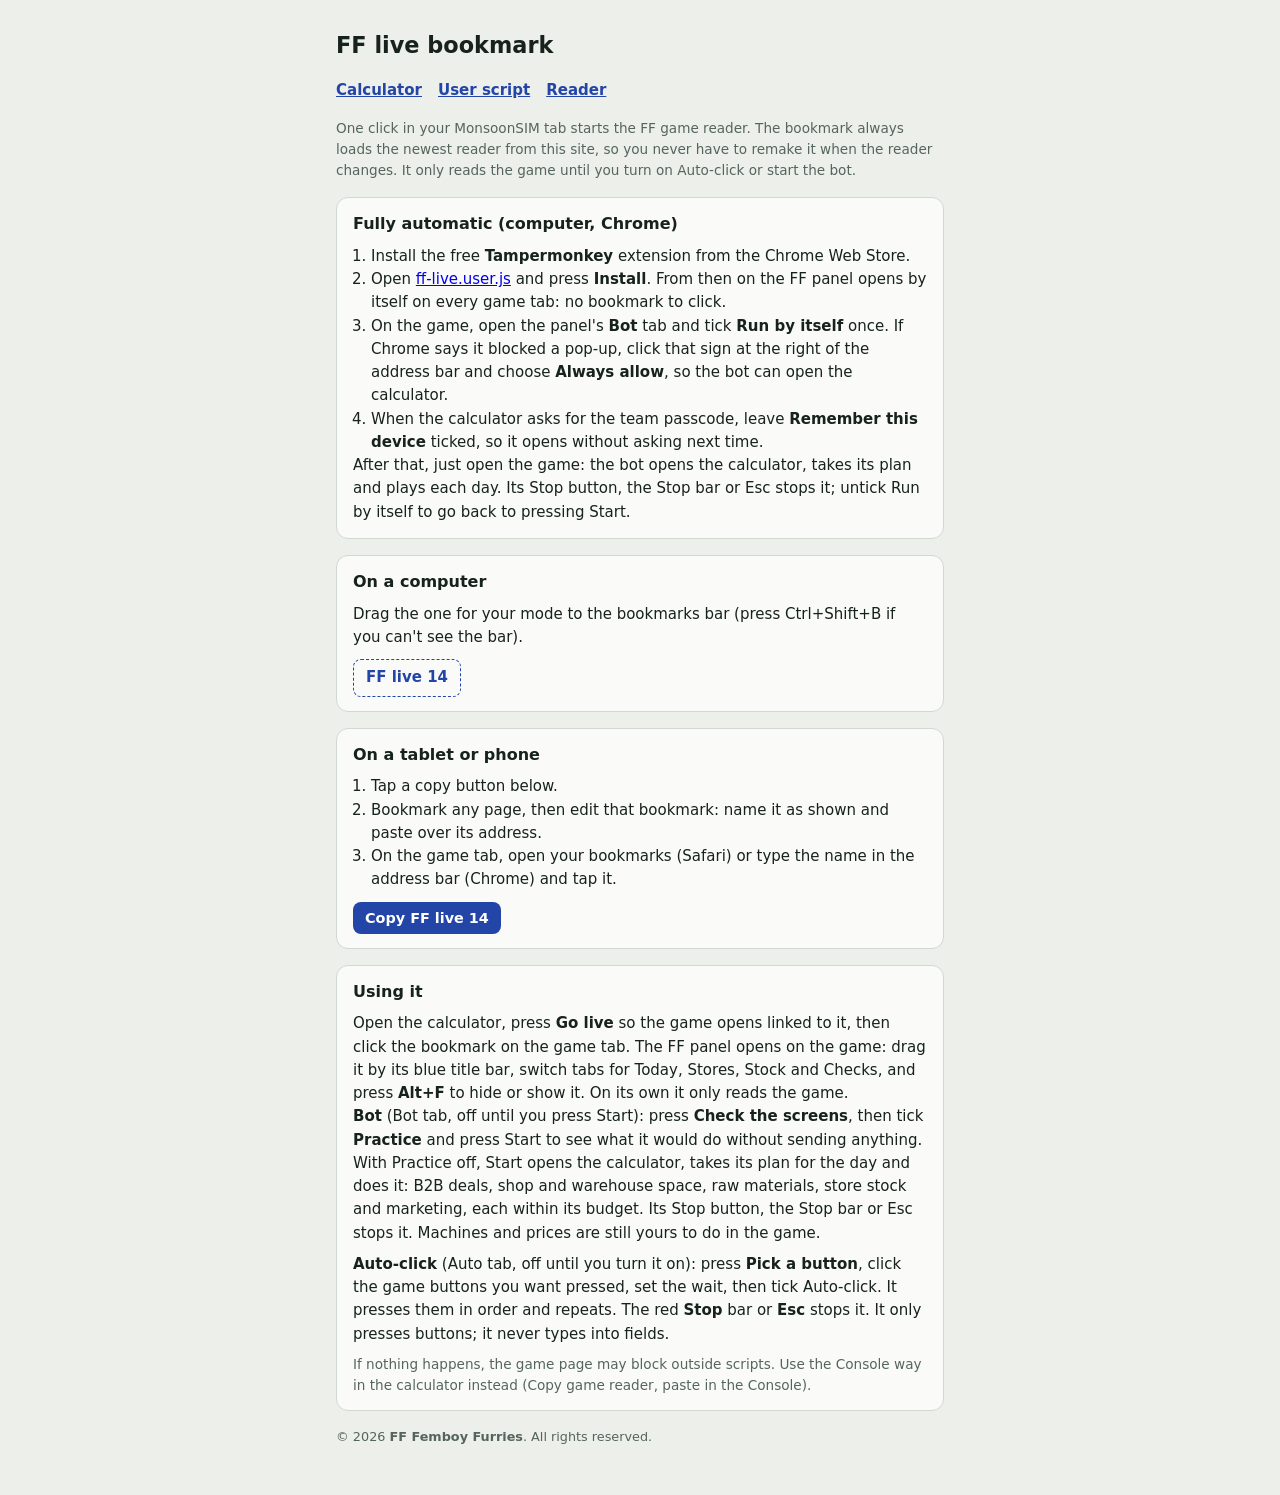
<file: index.html>
<!doctype html>
<html lang="en">
<head>
<meta charset="utf-8">
<meta name="viewport" content="width=device-width,initial-scale=1">
<title>FF live bookmark: MonsoonSIM game reader for Team FF</title>
<meta name="description" content="Install the FF live bookmark or user script that reads your MonsoonSIM game and runs the daily plan of Team FF.">
<link rel="canonical" href="https://profeinty.github.io/My-Reason-For-Late-Replies-__-/">
<link rel="icon" href="data:image/svg+xml,%3Csvg xmlns=%27http://www.w3.org/2000/svg%27 viewBox=%270 0 32 32%27%3E%3Crect width=%2732%27 height=%2732%27 rx=%276%27 fill=%27%232445A8%27/%3E%3Ctext x=%2716%27 y=%2722%27 font-family=%27Arial%27 font-weight=%27700%27 font-size=%2715%27 fill=%27white%27 text-anchor=%27middle%27%3EFF%3C/text%3E%3C/svg%3E">
<meta property="og:type" content="website">
<meta property="og:title" content="FF live bookmark: MonsoonSIM game reader for Team FF">
<meta property="og:description" content="Install the FF live bookmark or user script that reads your MonsoonSIM game and runs the daily plan of Team FF.">
<meta property="og:url" content="https://profeinty.github.io/My-Reason-For-Late-Replies-__-/">
<meta property="og:image" content="https://profeinty.github.io/My-Reason-For-Late-Replies-__-/og.png">
<meta name="referrer" content="strict-origin-when-cross-origin">
<meta http-equiv="Content-Security-Policy" content="default-src 'self'; script-src 'self' 'unsafe-inline'; style-src 'self' 'unsafe-inline'; img-src 'self' data:; object-src 'none'; base-uri 'self'; form-action 'none'">
<script type="application/ld+json">{"@context":"https://schema.org","@type":"WebPage","name":"FF live bookmark","url":"https://profeinty.github.io/My-Reason-For-Late-Replies-__-/","description":"Install the FF live bookmark or user script that reads your MonsoonSIM game and runs the daily plan of Team FF."}</script>
<style>
:root{--bg:#ECEFEA;--panel:#FAFBF8;--ink:#17221D;--muted:#55655D;--line:#D0D8D1;--accent:#2445A8;--accent-ink:#fff;color-scheme:light}
@media (prefers-color-scheme:dark){:root{--bg:#0F1412;--panel:#161D1A;--ink:#E3EAE5;--muted:#95A59D;--line:#29342F;--accent:#8AA4FF;--accent-ink:#0B1433;color-scheme:dark}}
*{box-sizing:border-box}
body{margin:0;background:var(--bg);color:var(--ink);font:15px/1.55 system-ui,-apple-system,"Segoe UI",sans-serif}
main{max-width:640px;margin:0 auto;padding:28px 16px 48px;display:flex;flex-direction:column;gap:16px}
h1{margin:0;font-size:1.4rem}
section{background:var(--panel);border:1px solid var(--line);border-radius:12px;padding:14px 16px}
h2{margin:0 0 8px;font-size:1rem}
p,ol{margin:0}
ol{padding-left:1.2em}
.row{display:flex;flex-wrap:wrap;gap:10px;margin-top:10px}
a.bm{display:inline-block;font-weight:650;color:var(--accent);border:1.5px dashed var(--accent);border-radius:8px;padding:6px 12px;text-decoration:none;cursor:grab}
button{font:600 .9rem system-ui,sans-serif;background:var(--accent);color:var(--accent-ink);border:0;border-radius:8px;padding:8px 12px;cursor:pointer}
.hint{font-size:.85rem;color:var(--muted)}
code{font-size:.8rem;word-break:break-all}
nav{display:flex;flex-wrap:wrap;gap:16px}
nav a,footer a{color:var(--accent);font-weight:600}
footer{font-size:.8rem;color:var(--muted)}
</style>
</head>
<body>
<main>
  <h1>FF live bookmark</h1>
  <nav aria-label="Pages"><a href="calc/">Calculator</a><a href="ff-live.user.js">User script</a><a href="reader.js">Reader</a></nav>
  <p class="hint">One click in your MonsoonSIM tab starts the FF game reader. The bookmark always loads the newest reader from this site, so you never have to remake it when the reader changes. It only reads the game until you turn on Auto-click or start the bot.</p>

  <section>
    <h2>Fully automatic (computer, Chrome)</h2>
    <ol>
      <li>Install the free <b>Tampermonkey</b> extension from the Chrome Web Store.</li>
      <li>Open <a href="ff-live.user.js">ff-live.user.js</a> and press <b>Install</b>. From then on the FF panel opens by itself on every game tab: no bookmark to click.</li>
      <li>On the game, open the panel's <b>Bot</b> tab and tick <b>Run by itself</b> once. If Chrome says it blocked a pop-up, click that sign at the right of the address bar and choose <b>Always allow</b>, so the bot can open the calculator.</li>
      <li>When the calculator asks for the team passcode, leave <b>Remember this device</b> ticked, so it opens without asking next time.</li>
    </ol>
    <p>After that, just open the game: the bot opens the calculator, takes its plan and plays each day. Its Stop button, the Stop bar or Esc stops it; untick Run by itself to go back to pressing Start.</p>
  </section>

  <section>
    <h2>On a computer</h2>
    <p>Drag the one for your mode to the bookmarks bar (press Ctrl+Shift+B if you can't see the bar).</p>
    <div class="row" id="drag"></div>
  </section>

  <section>
    <h2>On a tablet or phone</h2>
    <ol>
      <li>Tap a copy button below.</li>
      <li>Bookmark any page, then edit that bookmark: name it as shown and paste over its address.</li>
      <li>On the game tab, open your bookmarks (Safari) or type the name in the address bar (Chrome) and tap it.</li>
    </ol>
    <div class="row" id="copy"></div>
    <p class="hint" id="msg" role="status"></p>
  </section>

  <section>
    <h2>Using it</h2>
    <p>Open the calculator, press <b>Go live</b> so the game opens linked to it, then click the bookmark on the game tab. The FF panel opens on the game: drag it by its blue title bar, switch tabs for Today, Stores, Stock and Checks, and press <b>Alt+F</b> to hide or show it. On its own it only reads the game.</p>
    <p><b>Bot</b> (Bot tab, off until you press Start): press <b>Check the screens</b>, then tick <b>Practice</b> and press Start to see what it would do without sending anything. With Practice off, Start opens the calculator, takes its plan for the day and does it: B2B deals, shop and warehouse space, raw materials, store stock and marketing, each within its budget. Its Stop button, the Stop bar or Esc stops it. Machines and prices are still yours to do in the game.</p>
    <p style="margin-top:8px"><b>Auto-click</b> (Auto tab, off until you turn it on): press <b>Pick a button</b>, click the game buttons you want pressed, set the wait, then tick Auto-click. It presses them in order and repeats. The red <b>Stop</b> bar or <b>Esc</b> stops it. It only presses buttons; it never types into fields.</p>
    <p class="hint" style="margin-top:8px">If nothing happens, the game page may block outside scripts. Use the Console way in the calculator instead (Copy game reader, paste in the Console).</p>
  </section>
  <footer>© 2026 <b>FF Femboy Furries</b>. All rights reserved.</footer>
</main>
<script>
const SRC = new URL("reader.js", location.href).href;   // wherever this page is hosted, reader.js sits next to it
const MODES = ["14"];
const bookmark = mode => "javascript:" + encodeURIComponent(
  `(()=>{window.__FF_MODE=${JSON.stringify(mode)};var s=document.createElement("script");` +
  `s.charset="utf-8";s.src=${JSON.stringify(SRC)}+"?t="+Date.now();` +
  `s.onerror=function(){alert("FF live could not load the reader. The game may block outside scripts: use the Console way from the calculator.")};` +
  `(document.head||document.documentElement).appendChild(s)})();void 0`);
for (const m of MODES) {
  const a = document.createElement("a");
  a.className = "bm"; a.href = bookmark(m); a.textContent = "FF live " + m; a.title = "Drag me to your bookmarks bar";
  a.addEventListener("click", e => { e.preventDefault(); document.getElementById("msg").textContent = "Drag it to the bookmarks bar instead of clicking it here."; });
  document.getElementById("drag").append(a);
  const b = document.createElement("button");
  b.type = "button"; b.textContent = "Copy FF live " + m;
  b.addEventListener("click", async () => {
    const msg = document.getElementById("msg");
    try { await navigator.clipboard.writeText(bookmark(m)); msg.textContent = `Copied. Paste it as the address of a bookmark named FF live ${m}.`; }
    catch (_) { msg.innerHTML = ""; const c = document.createElement("code"); c.textContent = bookmark(m); msg.append("Copy this by hand: ", c); }
  });
  document.getElementById("copy").append(b);
}
</script>
</body>
</html>
</file>
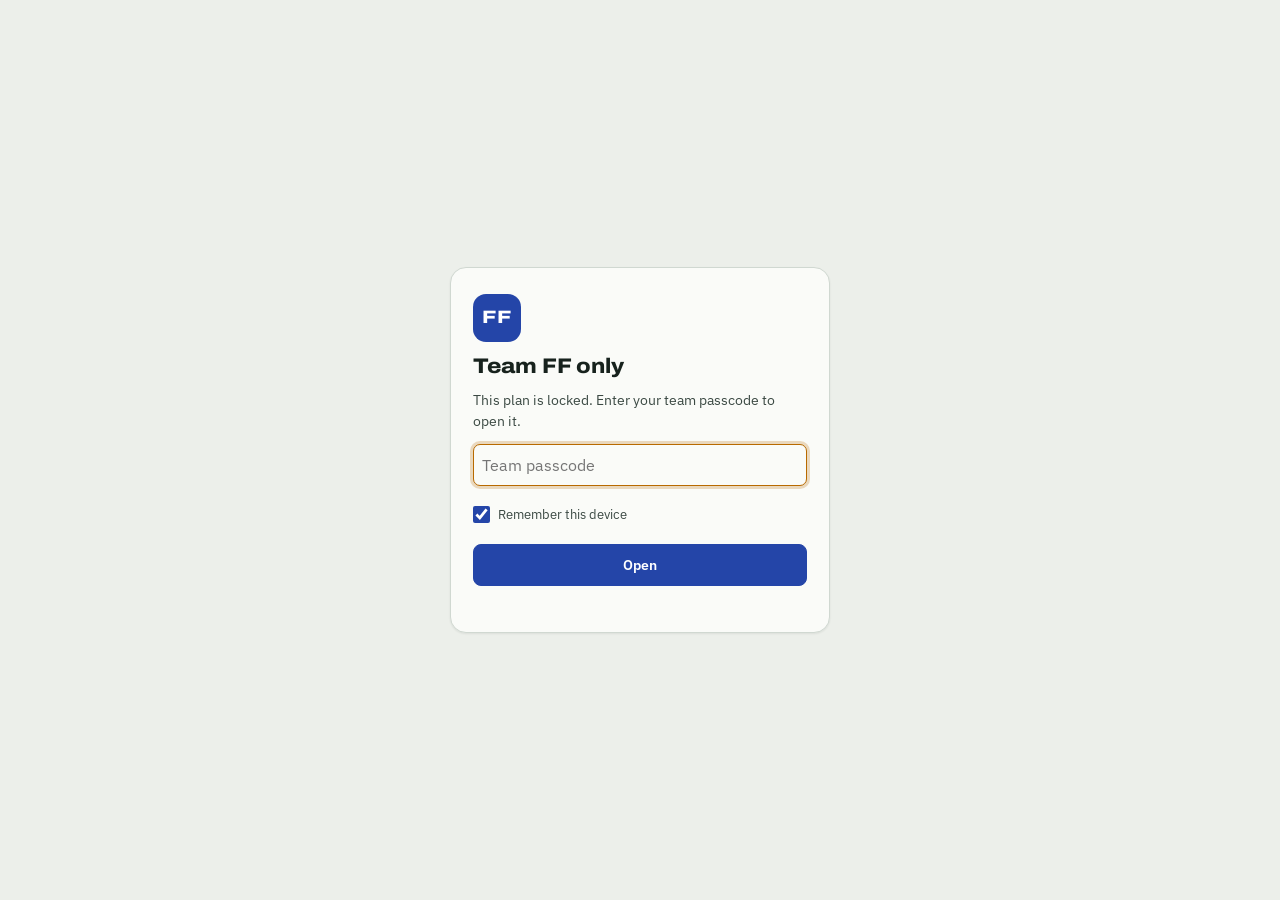
<file: calc/index.html>
<!doctype html><html lang="en"><head><meta charset="utf-8"><meta name=viewport content="width=device-width,initial-scale=1,viewport-fit=cover"><style>:root{color-scheme:light;box-sizing:border-box;padding-top:env(safe-area-inset-top,0px);padding-bottom:env(safe-area-inset-bottom,0px)}html{scroll-padding-top:env(safe-area-inset-top,0px)}body{margin:0;padding:0;font:14px -apple-system,BlinkMacSystemFont,sans-serif;background:#fff;color:#000}img{max-width:100%}</style>
<title>FF MonsoonSIM Calculator: daily stock, marketing and B2B</title>
<meta name="description" content="MonsoonSIM planner for Team FF: daily stock, marketing, B2B bids and cash, filled live from your game.">
<link rel="canonical" href="https://profeinty.github.io/My-Reason-For-Late-Replies-__-/calc/">
<link rel="icon" href="data:image/svg+xml,%3Csvg xmlns=%27http://www.w3.org/2000/svg%27 viewBox=%270 0 32 32%27%3E%3Crect width=%2732%27 height=%2732%27 rx=%276%27 fill=%27%232445A8%27/%3E%3Ctext x=%2716%27 y=%2722%27 font-family=%27Arial%27 font-weight=%27700%27 font-size=%2715%27 fill=%27white%27 text-anchor=%27middle%27%3EFF%3C/text%3E%3C/svg%3E">
<meta property="og:type" content="website">
<meta property="og:title" content="FF MonsoonSIM Calculator: daily stock, marketing and B2B">
<meta property="og:description" content="MonsoonSIM planner for Team FF: daily stock, marketing, B2B bids and cash, filled live from your game.">
<meta property="og:url" content="https://profeinty.github.io/My-Reason-For-Late-Replies-__-/calc/">
<meta property="og:image" content="https://profeinty.github.io/My-Reason-For-Late-Replies-__-/og.png">
<meta name="referrer" content="strict-origin-when-cross-origin">
<meta http-equiv="Content-Security-Policy" content="default-src 'self'; script-src 'self' 'unsafe-inline'; style-src 'self' 'unsafe-inline'; font-src 'self'; img-src 'self' data:; connect-src 'self'; worker-src blob:; object-src 'none'; base-uri 'self'; form-action 'self'">
<script type="application/ld+json">{"@context":"https://schema.org","@type":"WebApplication","name":"FF MonsoonSIM Calculator","url":"https://profeinty.github.io/My-Reason-For-Late-Replies-__-/calc/","applicationCategory":"GameApplication","operatingSystem":"Any","description":"MonsoonSIM planner for Team FF: daily stock, marketing, B2B bids and cash, filled live from your game."}</script>
<link rel="stylesheet" href="../fonts/fonts.css">
<!-- FF calculator v43 (web) -->
<style>
/* Layout: brand bar + game-data strip on top. Wide screens: inputs as a sticky tabbed sidebar (left),
   today's plan as the main column (right) that the page scrolls. Phones: the plan comes first. */
:root{
  --bg:#ECEFEA; --panel:#FAFBF8; --sunk:#E2E7E1; --field:#F2F5F0; --ink:#17221D; --ink-2:#3B4943; --muted:#55655D; --line:#D0D8D1; --line-2:#B3BFB6;
  --accent:#2445A8; --accent-hover:#1B3685; --accent-ink:#FFFFFF; --accent-soft:#E3E8F6; --focus:#B86A00; --flash:#FBEFC9;
  --good:#2A7546; --warn:#8A5A0A; --bad:#B2261E; --good-bg:#DDEFE3; --warn-bg:#F6E9CF; --bad-bg:#F7DCD8;
  --rail-done:#9AAB9F; --shade:rgba(23,34,29,.16); --shadow:0 1px 2px rgba(23,34,29,.08);
  --c1:#2a78d6; --c2:#eb6834; --c3:#1baf7a; --c4:#eda100; --c5:#e87ba4; --c0:#C3CCC5;
  --f-display:"Archivo","Arial Narrow",Arial,sans-serif;
  --f-body:"IBM Plex Sans","Segoe UI",system-ui,sans-serif;
  --f-num:"IBM Plex Sans","Segoe UI",system-ui,sans-serif;
  --r:12px;
}
@media (prefers-color-scheme: dark){
  :root:not([data-theme="light"]){
    --bg:#0F1412; --panel:#161D1A; --sunk:#0C110F; --field:#121916; --ink:#E3EAE5; --ink-2:#C2CEC7; --muted:#95A59D; --line:#29342F; --line-2:#3C4A44;
    --accent:#8AA4FF; --accent-hover:#A6BAFF; --accent-ink:#0B1433; --accent-soft:#1C2547; --focus:#F0B44C; --flash:#3A3216;
    --good:#5CC285; --warn:#E3A945; --bad:#F07A6E; --good-bg:#173323; --warn-bg:#3A2C10; --bad-bg:#3D1916;
    --rail-done:#4B5D54; --shade:rgba(0,0,0,.5); --shadow:0 1px 2px rgba(0,0,0,.4);
    --c1:#3987e5; --c2:#d95926; --c3:#199e70; --c4:#c98500; --c5:#d55181; --c0:#3A4741;
    color-scheme:dark;
  }
}
:root[data-theme="dark"]{
  --bg:#0F1412; --panel:#161D1A; --sunk:#0C110F; --field:#121916; --ink:#E3EAE5; --ink-2:#C2CEC7; --muted:#95A59D; --line:#29342F; --line-2:#3C4A44;
  --accent:#8AA4FF; --accent-hover:#A6BAFF; --accent-ink:#0B1433; --accent-soft:#1C2547; --focus:#F0B44C; --flash:#3A3216;
  --good:#5CC285; --warn:#E3A945; --bad:#F07A6E; --good-bg:#173323; --warn-bg:#3A2C10; --bad-bg:#3D1916;
  --rail-done:#4B5D54; --shade:rgba(0,0,0,.5); --shadow:0 1px 2px rgba(0,0,0,.4);
  --c1:#3987e5; --c2:#d95926; --c3:#199e70; --c4:#c98500; --c5:#d55181; --c0:#3A4741;
  color-scheme:dark;
}
*{box-sizing:border-box}
[hidden]{display:none!important}   /* hidden always wins over a component's own display (the lock screen, the lock box…) */
html{-webkit-text-size-adjust:100%}
body{background:var(--bg);color:var(--ink);font-family:var(--f-body);font-size:14px;line-height:1.45;font-variant-numeric:tabular-nums}
.wrap{max-width:1680px;margin:0 auto;padding-left:max(16px,env(safe-area-inset-left,0px));padding-right:max(16px,env(safe-area-inset-right,0px));padding-block:16px 56px;display:flex;flex-direction:column;gap:14px}
h1,h2,h3{font-family:var(--f-display);margin:0;line-height:1.15;text-wrap:balance}
p{margin:0}
b{font-weight:600}
.eyebrow{font:600 .78rem/1.3 var(--f-body);letter-spacing:0;color:var(--muted)}
.hint{font-size:.8rem;color:var(--muted)}
output{display:block}   /* message lines: the tag screen readers announce when their text changes */
.row{display:flex;flex-wrap:wrap;gap:8px;align-items:center}
.sr{position:absolute;width:1px;height:1px;margin:-1px;padding:0;overflow:hidden;clip:rect(0 0 0 0);clip-path:inset(50%);white-space:nowrap;border:0}
kbd{font:600 .74rem/1 var(--f-num);background:var(--panel);border:1px solid var(--line-2);border-bottom-width:2px;border-radius:5px;padding:2px 5px;white-space:nowrap}

/* controls */
button,.btn,a,input,select,textarea,summary,label{touch-action:manipulation}   /* quick taps never zoom the page */
button,.btn{font:600 .86rem/1.2 var(--f-body);color:var(--ink);background:var(--panel);border:1px solid var(--line-2);border-radius:8px;padding:8px 13px;cursor:pointer;transition:border-color .12s,background-color .12s,color .12s}
@media (hover:hover){button:hover,.btn:hover{border-color:var(--ink-2)}}
button.primary{background:var(--accent);border-color:var(--accent);color:var(--accent-ink)}
@media (hover:hover){button.primary:hover{background:var(--accent-hover);border-color:var(--accent-hover)}}
button.small{padding:5px 10px;font-size:.8rem}
:focus-visible{outline:2px solid var(--focus);outline-offset:2px}
input[type=text],select{font:inherit;color:var(--ink);background:var(--field);border:1px solid var(--line-2);border-radius:7px;padding:5px 8px;width:100%;min-width:0;height:34px;transition:border-color .12s,background-color .12s}
@media (hover:hover){input[type=text]:hover,select:hover{border-color:var(--muted)}}
input[type=text]:focus,select:focus{background:var(--panel);border-color:var(--focus);outline:none;box-shadow:0 0 0 3px color-mix(in srgb,var(--focus) 24%,transparent)}
input.num{text-align:right;font-family:var(--f-num);font-variant-numeric:tabular-nums;font-size:.86rem}
input[aria-invalid="true"]{border-color:var(--bad);background:var(--bad-bg)}
input[type=checkbox]:not(.tick){width:17px;height:17px;margin:0;accent-color:var(--accent);cursor:pointer;vertical-align:middle}
select{cursor:pointer;padding-right:4px}
textarea{display:block;font:400 .78rem/1.45 var(--f-num);color:var(--ink);width:100%;min-height:96px;background:var(--field);border:1.5px dashed var(--line-2);border-radius:10px;padding:10px 12px;resize:vertical}
textarea:focus{border-style:solid;border-color:var(--focus);outline:none}
.seg{display:inline-flex;background:var(--sunk);border-radius:9px;padding:3px;gap:2px}
.seg button{border:0;background:transparent;border-radius:7px;padding:6px 12px;color:var(--muted);font-size:.84rem}
@media (hover:hover){.seg button:hover{color:var(--ink)}}
.seg button[aria-pressed="true"]{background:var(--panel);color:var(--ink);box-shadow:0 1px 2px var(--shade),0 0 0 1px var(--line)}
.seg.sm button{padding:4px 10px;font-size:.78rem}
.lock,.x{flex:none;width:26px;height:26px;display:inline-grid;place-items:center;padding:0;border:0;border-radius:6px;background:transparent;color:var(--muted);cursor:pointer}
@media (hover:hover){.lock:hover,.x:hover{background:var(--sunk);color:var(--ink)}}
.lock svg,.x svg{width:14px;height:14px}
.lock[aria-pressed="true"]{color:var(--accent)}
@media (hover:hover){.x:hover{color:var(--bad)}}
.chev{flex:none;width:16px;height:16px;color:var(--muted);transition:transform .15s}
details[open]>summary .chev{transform:rotate(90deg)}

/* header */
.top{display:flex;flex-wrap:wrap;align-items:center;justify-content:space-between;gap:12px 20px}
.brand{display:flex;align-items:center;gap:12px;min-width:0}
.mark{flex:none;width:42px;height:42px;border-radius:11px;background:var(--accent);color:var(--accent-ink);display:grid;place-items:center;font:800 1.02rem/1 var(--f-display);font-stretch:125%;letter-spacing:.03em}
.brand h1{font-size:1.34rem;font-weight:800;font-stretch:112%;letter-spacing:-.01em}
.brand .eyebrow{margin-top:3px}
.src{position:relative;display:flex;flex-wrap:wrap;align-items:center;gap:8px 10px}
.seg.mode button[aria-pressed="true"]{background:var(--accent);color:var(--accent-ink);box-shadow:none}
.status{display:inline-flex;align-items:center;gap:8px;font-size:.82rem;color:var(--muted);min-width:0}
.status b{color:var(--ink)}
.status::before{content:"";flex:none;width:9px;height:9px;border-radius:50%;background:var(--c0)}
.status.ok::before{background:var(--good);box-shadow:0 0 0 3px var(--good-bg)}
.status.live::before{animation:beat 2s ease-in-out infinite}
@keyframes beat{50%{box-shadow:0 0 0 6px var(--good-bg)}}
.status.flash{animation:flash 1.4s ease-out}
@keyframes flash{from{background:var(--good-bg)}}
.team{display:inline-flex;flex-wrap:wrap;align-items:center;gap:6px 8px;font-size:.82rem;color:var(--muted);min-width:0}
.team b{color:var(--ink)}
.team::before{content:"";flex:none;width:9px;height:9px;border-radius:50%;background:var(--c0)}
.team.live::before{background:var(--focus);box-shadow:0 0 0 3px color-mix(in srgb,var(--focus) 22%,transparent)}
.menu{position:static}
.menu>summary{list-style:none;display:inline-flex;align-items:center;gap:8px;user-select:none}
.menu>summary::-webkit-details-marker{display:none}
.menu>summary::after{content:"";width:6px;height:6px;border-right:1.6px solid currentColor;border-bottom:1.6px solid currentColor;transform:translateY(-2px) rotate(45deg)}
.pop{position:absolute;right:0;top:calc(100% + 6px);z-index:30;width:min(290px,calc(100vw - 32px));background:var(--panel);border:1px solid var(--line);border-radius:12px;box-shadow:var(--shadow);padding:6px;display:flex;flex-direction:column;gap:2px}
.pop button{border:0;background:transparent;text-align:left;padding:9px 10px;border-radius:8px;display:flex;flex-direction:column;gap:2px;width:100%}
@media (hover:hover){.pop button:hover{background:var(--sunk)}}
.pop button[aria-current="true"]{background:var(--accent-soft)}
.pop small{font-weight:400;font-size:.76rem;color:var(--muted)}
@media (max-width:600px){.pop{right:auto;left:0}}
.menu:not([open]) .pop{display:none}   /* a closed menu's list must not take room (some browsers still lay it out) */

/* game data strip */
.import{background:var(--panel);border:1px solid var(--line);border-radius:var(--r)}
.import>summary{list-style:none;cursor:pointer;padding:12px 16px;display:flex;align-items:center;gap:10px;flex-wrap:wrap;border-radius:var(--r)}
.import>summary::-webkit-details-marker{display:none}
.import>summary h2{font-size:.98rem;font-weight:750}
.import-body{padding:4px 16px 16px;display:grid;grid-template-columns:minmax(0,1.15fr) minmax(0,1fr);gap:16px 28px}
@media (max-width:820px){.import-body{grid-template-columns:minmax(0,1fr)}}
.steps{list-style:none;margin:0;padding:0;display:flex;flex-direction:column;gap:12px;counter-reset:s}
.live{display:flex;flex-direction:column;gap:8px;padding:0 0 14px;margin-bottom:14px;border-bottom:1px solid var(--line)}
.live p{line-height:1.6}
.live .row input{flex:1 1 220px;width:auto}
.live .on{color:var(--good);font-weight:650}
.bm{display:inline-block;font-weight:650;color:var(--accent);border:1px dashed var(--accent);border-radius:6px;padding:1px 7px;text-decoration:none;cursor:grab}
.steps li{display:grid;grid-template-columns:26px minmax(0,1fr);gap:10px;align-items:start;counter-increment:s;line-height:1.6}
.steps li::before{content:counter(s);width:24px;height:24px;border-radius:50%;background:var(--sunk);color:var(--ink-2);display:grid;place-items:center;font:600 .76rem/1 var(--f-num)}
.steps button{margin-right:4px}
.steps svg{width:12px;height:12px;color:var(--accent);vertical-align:-1px}
.paste{display:flex;flex-direction:column;gap:8px;min-width:0}
.nocon .for-desk,:root:not(.nocon) .for-touch{display:none}   /* phones and tablets have no Console: they get the bookmark way */
.tab-help{list-style:none;margin:0;padding:0;display:flex;flex-direction:column;gap:8px;font-size:.84rem;line-height:1.55;color:var(--ink-2)}
.tab-help button{margin:2px 6px 2px 0}

/* two columns */
.main{display:grid;grid-template-columns:minmax(0,1fr);gap:14px;align-items:start}
.plan,.inputs{background:var(--panel);border:1px solid var(--line);border-radius:var(--r);min-width:0}
@media (min-width:1040px){
  .main{grid-template-columns:minmax(380px,.8fr) minmax(0,1.2fr)}
  .inputs{grid-column:1;grid-row:1;position:sticky;top:calc(env(safe-area-inset-top,0px) + 12px);max-height:calc(100vh - 24px - env(safe-area-inset-top,0px) - env(safe-area-inset-bottom,0px));max-height:calc(100dvh - 24px - env(safe-area-inset-top,0px) - env(safe-area-inset-bottom,0px));overflow:auto;overscroll-behavior:contain;scrollbar-width:thin}
  .plan{grid-column:2;grid-row:1}
  .chips .to-in,.in-head .to-plan{display:none}   /* side by side: no need to jump between them */
}
.plan,.inputs{scroll-margin-top:12px}
.to-plan{flex:none;font-size:.8rem;font-weight:600;color:var(--accent);text-decoration:none;padding:4px 2px}

/* inputs: the original sections, one accordion */
.in-head{display:flex;align-items:center;justify-content:space-between;gap:6px 12px;flex-wrap:wrap;padding:12px 14px;border-bottom:1px solid var(--line)}
.in-head h2{font-size:1.02rem;font-weight:750}
.in-head .hint{display:inline-flex;align-items:center;gap:5px}
.in-head .hint svg{width:13px;height:13px;color:var(--accent)}
details.sec{border-bottom:1px solid var(--line)}
details.sec:last-child{border-bottom:0}
details.sec>summary{list-style:none;cursor:pointer;display:flex;align-items:center;gap:8px;padding:11px 14px;position:sticky;top:env(safe-area-inset-top,0px);z-index:2;background:var(--panel)}
details.sec>summary::-webkit-details-marker{display:none}
details.sec>summary h3{font:600 .78rem/1.3 var(--f-body);letter-spacing:0;color:var(--ink-2)}
@media (hover:hover){details.sec>summary:hover h3{color:var(--ink)}}
details.sec>summary .count{margin-left:auto;font:500 .76rem/1 var(--f-num);color:var(--muted);white-space:nowrap;min-width:0;overflow:hidden;text-overflow:ellipsis}
.sec-body{padding:2px 14px 16px;display:flex;flex-direction:column;gap:12px}
.grid{display:grid;grid-template-columns:repeat(auto-fill,minmax(min(100%,148px),1fr));gap:10px 12px;align-items:end}
.fld{display:flex;flex-direction:column;gap:4px;min-width:0}
.fld.wide{grid-column:1/-1}
.fl{display:flex;align-items:center;justify-content:space-between;gap:4px;min-height:26px}
.fl label{font-size:.78rem;font-weight:600;color:var(--ink-2);line-height:1.25}
.chk{display:inline-flex;align-items:center;gap:8px;font-size:.84rem;color:var(--ink-2);cursor:pointer;min-height:34px}

/* tables */
.tw{position:relative;overflow-x:auto;border:1px solid var(--line);border-radius:10px;min-width:0}   /* relative: hidden labels inside stay inside the scroller */
table{border-collapse:collapse;width:100%;font-size:.84rem}
th{font:600 .78rem/1.3 var(--f-body);letter-spacing:0;color:var(--muted);text-align:left;padding:7px 8px;background:var(--sunk);vertical-align:bottom}
td{padding:4px 6px;border-top:1px solid var(--line);vertical-align:middle}
th.n,td.n{text-align:right}
td.n{font-family:var(--f-num);font-variant-numeric:tabular-nums;white-space:nowrap;font-size:.82rem}
th.gl-l,td.gl-l{border-left:1px solid var(--line)}
th.ic,td.ic{width:1%;text-align:center;padding-inline:3px}
@media (hover:hover){tbody tr:hover>td{background:color-mix(in srgb,var(--sunk) 55%,transparent)}}
td input.num{width:6.4em;height:30px;padding:4px 7px}
td input.w-s{width:4.8em}
td input.w-m{width:5.6em}
td input[type=text]:not(.num){min-width:8.5em;height:30px;padding:4px 7px}
td select{width:auto;max-width:12em;height:30px;padding:2px 4px}
.tc tr.is-open>td{background:color-mix(in srgb,var(--good-bg) 45%,transparent)}
.tc tr.is-open input[data-re]{font-weight:600}
.tp th[scope=row]{font:600 .8rem/1.3 var(--f-body);text-transform:none;letter-spacing:0;color:var(--ink-2);white-space:nowrap;vertical-align:middle;border-top:1px solid var(--line)}
.tp thead th{padding:6px;vertical-align:middle}
.pcell{display:flex;align-items:center}
.pcell input{font:600 .84rem/1.2 var(--f-body);min-width:7.5em}
.tp td input[type=text]:not(.num){min-width:5.5em}
.tp td input.num{width:100%;min-width:5em}
.tp td input:not(.num){width:100%}
.tp .lock,.tp .x{width:22px}

/* plan */
/* the title row scrolls away; only the slim section bar below it stays on screen */
.plan-bar{background:var(--panel);border-radius:var(--r) var(--r) 0 0;padding:12px 16px 6px}
.pb-row{display:flex;flex-wrap:wrap;align-items:center;gap:10px 18px}
.pb-day{flex:1 1 180px;min-width:0;display:flex;flex-direction:column;gap:2px}
.plan-nav{position:sticky;top:env(safe-area-inset-top,0px);z-index:6;background:var(--panel);border-bottom:1px solid var(--line);padding:6px 16px 9px;display:flex;align-items:center;gap:8px 14px}
.plan-nav .chips{flex:1 1 auto;min-width:0}
.plan-nav .prog{flex:none}
.pb-day h2{font-size:1.14rem;font-weight:800;font-stretch:108%}
.pb-day p{display:flex;flex-wrap:wrap;align-items:center;gap:2px 10px;font-size:.84rem;color:var(--muted)}
.pb-day p b{color:var(--ink)}
.pb-act{display:flex;align-items:center;gap:12px;flex-wrap:wrap}
.prog{display:inline-flex;align-items:center;gap:8px;font:600 .76rem/1 var(--f-num);color:var(--muted);white-space:nowrap}
.pm{width:54px;height:6px;border-radius:3px;background:var(--sunk);overflow:hidden}
.pm i{display:block;height:100%;background:var(--good);border-radius:3px;transition:width .25s}
.chips{display:flex;gap:6px;overflow-x:auto;scrollbar-width:none;padding:1px}
.chips::-webkit-scrollbar{display:none}
.chips a{flex:none;display:inline-flex;align-items:center;gap:6px;font-size:.78rem;font-weight:600;text-decoration:none;color:var(--ink-2);background:var(--sunk);border-radius:99px;padding:4px 11px}
@media (hover:hover){.chips a:hover{color:var(--ink);background:var(--line)}}
.chips b{font:600 .72rem/1 var(--f-num);color:var(--ink)}
@media (hover:hover) and (pointer:fine){.chips{flex-wrap:wrap;overflow:visible}}   /* a mouse can't swipe: show every section */
@media (hover:none),(pointer:coarse){
  .chips{-webkit-mask-image:linear-gradient(90deg,#000 calc(100% - 28px),transparent);mask-image:linear-gradient(90deg,#000 calc(100% - 28px),transparent)}
  .chips::after{content:"";flex:none;width:22px}   /* the last chip can scroll clear of the fade */
}
@media (max-width:599px){.plan-nav{position:static;flex-wrap:wrap}.plan-nav .chips{flex-basis:100%}}   /* phones: the chips get the full width, the tick count goes below */
.plan-body{padding:16px;display:flex;flex-direction:column;gap:18px;container-type:inline-size}
.blk{display:flex;flex-direction:column;gap:10px;min-width:0;scroll-margin-top:calc(var(--navh,96px) + 12px)}
.sep{border-top:1px solid var(--line);padding-top:18px}
@media (max-width:599px){.blk{scroll-margin-top:12px}}
.blk-h{display:flex;align-items:center;gap:10px;flex-wrap:wrap}
.code{font:600 .64rem/1 var(--f-num);letter-spacing:.06em;color:var(--ink-2);background:var(--sunk);border:1px solid var(--line);border-radius:5px;padding:4px 6px}
.blk-h h3{font-size:1.04rem;font-weight:750}
.blk-h .fig{margin-left:auto;font:600 .9rem/1 var(--f-num)}

/* day rail */
.rail{display:flex;flex-direction:column;gap:8px}
.lane{position:relative;height:30px}
.tl{position:absolute;top:0;transform:translateX(-50%);font:600 .76rem/1 var(--f-body);letter-spacing:0;color:var(--accent);white-space:nowrap;padding:3px 6px;border-radius:5px;background:var(--accent-soft)}
.tl.l{transform:none}
.tl.r{transform:translateX(-100%)}
.hd{position:absolute;bottom:5px;width:8px;height:8px;margin-left:-4px;background:var(--ink-2);transform:rotate(45deg);border-radius:1.5px}
.hd.past{background:var(--line-2)}
.track{position:relative;display:flex;gap:2px;height:10px}
.track .ph{position:relative;flex:1 1 0;min-width:3px;height:100%;background:var(--sunk);border-radius:2px;overflow:hidden}
.track .ph:first-child{border-radius:5px 2px 2px 5px}
.track .ph:last-child{border-radius:2px 5px 5px 2px}
.track .ph i{position:absolute;left:0;top:0;bottom:0;background:var(--rail-done)}
.track .win{position:absolute;top:-4px;bottom:-4px;border:1.5px solid var(--accent);border-radius:5px;background:color-mix(in srgb,var(--accent) 16%,transparent);pointer-events:none}
.track::after{content:"";left:var(--now);position:absolute;top:-10px;bottom:-5px;width:2px;margin-left:-1px;background:var(--accent);border-radius:1px}
.phases{display:flex;flex-wrap:wrap;gap:2px 14px;font-size:.74rem;color:var(--muted);margin-top:6px}
.phases i{font:normal 500 .72rem/1 var(--f-num)}
.phases .cur{color:var(--ink);font-weight:600}
.facts{display:flex;flex-wrap:wrap;gap:4px 16px;font-size:.82rem;color:var(--ink-2)}
.facts b{color:var(--ink)}

/* answer tiles */
.kpis{display:grid;grid-template-columns:repeat(2,minmax(0,1fr));gap:1px;background:var(--line);border:1px solid var(--line);border-radius:12px;overflow:hidden}
.kpi:last-child{grid-column:1/-1}
@container (min-width:460px){.kpis{grid-template-columns:repeat(6,minmax(0,1fr))}.kpi{grid-column:span 2}.kpi:nth-child(n+4){grid-column:span 3}}
@container (min-width:460px){.kpis:is(.k2,.k3,.k4) .kpi{grid-column:auto}.kpis.k2{grid-template-columns:repeat(2,minmax(0,1fr))}.kpis.k3{grid-template-columns:repeat(3,minmax(0,1fr))}.kpis.k4{grid-template-columns:repeat(2,minmax(0,1fr))}}
@container (min-width:720px){.kpis,.kpis:is(.k2,.k3,.k4){grid-template-columns:repeat(var(--n,5),minmax(0,1fr))}.kpi,.kpi:nth-child(n+4){grid-column:auto}}
.kpi{background:var(--panel);padding:11px 13px 12px;display:flex;flex-direction:column;gap:3px;min-width:0;transition:background-color .6s}
.kpi .lbl{font:600 .78rem/1.3 var(--f-body);letter-spacing:0;color:var(--muted)}
.kpi .val{font:700 1.6rem/1.1 var(--f-display);font-stretch:100%;letter-spacing:-.015em;color:var(--ink)}
.kpi.off .val{color:var(--muted);font-weight:500}
.kpi .note{font-size:.76rem;line-height:1.35;color:var(--muted);overflow-wrap:anywhere}
.kpi.flash{background:var(--flash);transition:none}
.summary{font-size:.92rem;line-height:1.55;max-width:75ch;color:var(--ink-2)}
.summary b{color:var(--ink)}

/* alerts and actions */
.alerts,.acts,.notes{list-style:none;margin:0;padding:0;display:flex;flex-direction:column;gap:6px}
.alerts li{display:grid;grid-template-columns:16px minmax(0,1fr);gap:10px;align-items:start;padding:9px 12px;border-radius:9px;background:var(--field);font-size:.86rem;line-height:1.45;overflow-wrap:anywhere}
.alerts svg{width:16px;height:16px;margin-top:2px;fill:none;stroke:currentColor;stroke-width:1.6;stroke-linecap:round;stroke-linejoin:round}
.alerts .crit{background:var(--bad-bg)}
.alerts .crit svg{color:var(--bad)}
.alerts .warn{background:var(--warn-bg)}
.alerts .warn svg{color:var(--warn)}
.alerts .act{background:var(--accent-soft)}
.alerts .act svg{color:var(--accent)}
.alerts .good svg{color:var(--good)}
.alerts .note svg{color:var(--muted)}
.acts li{display:grid;grid-template-columns:20px minmax(0,1fr);gap:10px;align-items:start;padding:9px 12px;border-radius:9px;background:var(--field);font-size:.88rem;line-height:1.45;overflow-wrap:anywhere}
.acts li.warn{background:var(--warn-bg)}
.acts li.info{display:block;background:transparent;padding:2px 2px 2px 14px;position:relative;color:var(--ink-2);font-size:.86rem}
.acts li.info::before{content:"";position:absolute;left:3px;top:.64em;width:5px;height:5px;border-radius:50%;background:var(--line-2)}
.acts li.info.warn-t::before{background:var(--warn)}
.acts label{cursor:pointer}
.acts .meta{display:block;margin-top:2px;font-size:.8rem;color:var(--muted)}
.acts .meta b{color:var(--ink-2)}
.acts li.done{background:transparent;box-shadow:inset 0 0 0 1px var(--line)}
.acts li.done label,.acts li.done label b,tr.done>td,tr.done>td b{color:var(--muted)}
.tick{appearance:none;-webkit-appearance:none;flex:none;width:20px;height:20px;margin:0;border:1.5px solid var(--line-2);border-radius:50%;background:var(--panel);display:inline-grid;place-items:center;cursor:pointer;vertical-align:middle;transition:background-color .12s,border-color .12s}
@media (hover:hover){.tick:hover{border-color:var(--good)}}
.tick::after{content:"";width:5px;height:9px;margin-top:-2px;border:solid var(--panel);border-width:0 2px 2px 0;transform:rotate(45deg);opacity:0}
.tick:checked{background:var(--good);border-color:var(--good)}
.tick:checked::after{opacity:1}
td.tk,th.tk{width:36px;padding-right:2px}
.tkl{display:flex;align-items:center;justify-content:center;cursor:pointer}
td.tkc,[data-tip]{cursor:pointer}   /* the whole Done cell ticks; iPhone/iPad only send a tap's click to things that look clickable */
.pill{display:inline-flex;align-items:center;padding:2px 8px;border-radius:99px;font:600 .78rem/1.3 var(--f-body);letter-spacing:0;white-space:nowrap;background:var(--sunk);color:var(--ink-2);vertical-align:1px}
.pill.acc{background:var(--accent);color:var(--accent-ink)}
.pill.good{background:var(--good-bg);color:var(--good)}
.pill.warn{background:var(--warn-bg);color:var(--warn)}
.pill.bad{background:var(--bad-bg);color:var(--bad)}

/* cash */
.cash{display:flex;flex-direction:column;gap:10px}
.cash-h{display:flex;flex-wrap:wrap;align-items:baseline;justify-content:space-between;gap:4px 14px}
.cash-h h3{font-size:.98rem;font-weight:750}
.eq{font:400 .8rem/1.45 var(--f-num);color:var(--muted)}
.eq b{color:var(--ink);font-weight:600}
.eq .short{color:var(--bad);font-weight:600}
.stack{display:flex;gap:2px;height:16px;border-radius:4px;overflow:hidden;background:var(--sunk)}
.stack i{flex:1 1 0;min-width:3px;height:100%}
@media (hover:hover){.stack i:hover{filter:brightness(1.08)}}
.stack i:focus-visible{outline:none;box-shadow:inset 0 0 0 2px var(--ink)}
.c1{background:var(--c1)}.c2{background:var(--c2)}.c3{background:var(--c3)}.c4{background:var(--c4)}.c5{background:var(--c5)}.c0{background:var(--c0)}
.legend{list-style:none;margin:0;padding:0;display:flex;flex-wrap:wrap;gap:6px 18px;font-size:.8rem;color:var(--ink-2)}
.legend li{display:inline-flex;align-items:center;gap:6px;white-space:nowrap}
.legend .sw{width:10px;height:10px;border-radius:2px;flex:none}
.legend b{font:600 .8rem/1 var(--f-num);color:var(--ink)}

/* plan tables */
.pt th,.pt td{padding:7px 9px}
.pt td.why{font-size:.78rem;color:var(--muted)}
.pt td.warn-c{color:var(--warn)}
.pt tr.tot>td{font-weight:600;background:var(--sunk);color:var(--ink)}
.pt tr.grp>td{font:600 .78rem/1.3 var(--f-body);letter-spacing:0;color:var(--muted);padding-top:10px}
.pt tr.on>td{background:var(--accent-soft)}
.sum-list{list-style:none;margin:0;padding:0;display:flex;flex-direction:column;border:1px solid var(--line);border-radius:10px;overflow:hidden}
.sum-list li{display:flex;justify-content:space-between;align-items:baseline;gap:6px 16px;padding:8px 12px;font-size:.84rem;color:var(--ink-2)}
.sum-list li+li{border-top:1px solid var(--line)}
.sum-list li b{font:600 .88rem/1.2 var(--f-num);color:var(--ink);white-space:nowrap}
.sum-list li.grand{background:var(--accent-soft);color:var(--ink);font-weight:600}
.sum-list li.grand b{font-size:1rem}
.who{margin-left:6px;font-size:.76rem;font-weight:500;color:var(--good)}
.who:empty{display:none}
.pt td.neg{color:var(--bad)}
.pt.bsteps td{vertical-align:top}.pt td .meta{display:block;margin-top:2px;font-size:.78rem;color:var(--muted)}.pt.bsteps td.sec-c{color:var(--ink-2);font-size:.82rem;min-width:4.5em}
.pt.bsteps tr.later>td{opacity:.78}@media (max-width:560px){.pt.bsteps th.sec-h,.pt.bsteps td.sec-c{display:none}.pt.bsteps .sec-m{display:block}}.pt.bsteps .sec-m{display:none;font-size:.74rem;color:var(--muted);text-transform:uppercase;letter-spacing:.04em}.meta-i{font-size:.72rem;color:var(--muted)}
.cashchart{display:block;width:100%;height:auto;margin:6px 0 2px;background:var(--field);border:1px solid var(--line);border-radius:8px}
.cashchart polyline{fill:none;stroke-width:2.2;vector-effect:non-scaling-stroke}.cashchart .low{stroke:var(--c1)}.cashchart .floor{stroke:var(--bad);stroke-dasharray:5 4}
.cashchart .zero{stroke:var(--line-2);stroke-width:1;vector-effect:non-scaling-stroke}.cashchart .b2b{fill:var(--c3)}.cashchart .lowpt{fill:none;stroke:var(--accent);stroke-width:2;vector-effect:non-scaling-stroke}.cashchart text{fill:var(--muted);font:11px var(--f-num)}.cashchart text.lowt{fill:var(--ink)}
.sw.ln-low{background:var(--c1)}.sw.ln-floor{background:var(--bad)}.sw.ln-b2b{background:var(--c3);border-radius:99px}
details.more>summary{cursor:pointer;color:var(--ink-2);font-weight:600;margin:6px 0}
.cmp th[scope=row]{font:600 .8rem/1.3 var(--f-body);text-transform:none;letter-spacing:0;color:var(--ink-2);background:transparent;border-top:1px solid var(--line);vertical-align:middle;white-space:nowrap}
.cmp thead button{border:0;background:transparent;padding:0;font:600 .78rem/1.2 var(--f-body);letter-spacing:0;color:var(--muted);border-radius:4px}
@media (hover:hover){.cmp thead button:hover{color:var(--ink)}}
.cmp thead button[aria-pressed="true"]{color:var(--accent)}
.cmp td.on{background:var(--accent-soft);color:var(--ink);font-weight:600}
.notes{gap:4px;font-size:.8rem;color:var(--muted)}
.notes b{color:var(--ink-2)}
details.more>summary{cursor:pointer;font-size:.84rem;font-weight:600;color:var(--ink-2);display:inline-flex;align-items:center;gap:6px;list-style:none;padding:2px 0}
details.more>summary::-webkit-details-marker{display:none}
details.more[open]>summary{margin-bottom:8px}
details.more .hint{margin-top:6px}
.foot{display:flex;flex-wrap:wrap;align-items:center;gap:8px 12px}
.foot textarea{flex-basis:100%}

/* team lock */
.sec-locked .wrap{display:none}   /* nothing of the plan shows until the passcode is in */
.heads{border:1px solid var(--warn);background:var(--warn-bg);border-radius:var(--r);padding:10px 14px;display:flex;flex-direction:column;gap:8px;margin-bottom:12px}
.heads h2{font-size:.95rem;margin:0;color:var(--warn)}
.heads ul{margin:0;padding:0;list-style:none;display:flex;flex-direction:column;gap:6px}
.heads li{display:flex;gap:10px;align-items:flex-start;justify-content:space-between}
.heads li span{flex:1;min-width:0}
.secbox{background:var(--panel);border:1px solid var(--line);border-radius:var(--r);padding:10px 14px;display:flex;flex-direction:column;gap:12px}
.sec-row{display:flex;flex-wrap:wrap;align-items:center;gap:8px 12px;font-size:.86rem;color:var(--ink-2)}
.sec-row p{flex:1 1 260px;min-width:0}
.sec-row b{color:var(--ink)}
.sec-row a{color:var(--accent);font-weight:600}
.sec-ic{flex:none;width:28px;height:28px;border-radius:8px;display:inline-grid;place-items:center}
.sec-ic svg{width:15px;height:15px}
.sec-row.warn .sec-ic{background:var(--warn-bg);color:var(--warn)}
.sec-row.good .sec-ic{background:var(--good-bg);color:var(--good)}
.sec-form{display:flex;flex-direction:column;gap:10px;max-width:560px}
.sec-form .fld label{font-size:.78rem;font-weight:600;color:var(--ink-2)}
input[type=password]{font:inherit;color:var(--ink);background:var(--field);border:1px solid var(--line-2);border-radius:7px;padding:5px 8px;width:100%;min-width:0;height:34px}
input[type=password]:focus{background:var(--panel);border-color:var(--focus);outline:none;box-shadow:0 0 0 3px color-mix(in srgb,var(--focus) 24%,transparent)}
.lockscreen{position:fixed;inset:0;z-index:70;background:var(--bg);overflow:auto;display:grid;place-items:center;padding:max(24px,env(safe-area-inset-top,0px)) max(16px,env(safe-area-inset-right,0px)) max(24px,env(safe-area-inset-bottom,0px)) max(16px,env(safe-area-inset-left,0px))}
.lock-card{width:min(380px,100%);background:var(--panel);border:1px solid var(--line);border-radius:16px;box-shadow:var(--shadow);padding:26px 22px 18px;display:flex;flex-direction:column;gap:14px}
.lock-main,.lock-fields{display:flex;flex-direction:column;gap:12px}
.lock-main .mark{width:48px;height:48px;border-radius:13px;font-size:1.12rem}
.lock-main h2{font-size:1.32rem;font-weight:800;font-stretch:110%}
.lock-sub{font-size:.9rem;color:var(--ink-2)}
.lock-main input[type=password]{height:42px;font-size:1rem}
.lock-main button.primary{height:42px}
.lock-err{min-height:1.2em;font-size:.84rem;color:var(--bad)}
.linkbtn{border:0;background:none;padding:0;color:var(--accent);font:600 .84rem/1.3 var(--f-body);text-decoration:underline;cursor:pointer}

/* footer */
.credit{display:flex;flex-wrap:wrap;align-items:center;gap:6px 10px;padding-top:14px;border-top:1px solid var(--line);font-size:.8rem;color:var(--muted)}
.credit-mark{flex:none;display:inline-grid;place-items:center;width:24px;height:24px;border-radius:7px;background:var(--accent);color:var(--accent-ink);font:800 .62rem/1 var(--f-display);font-stretch:125%;letter-spacing:.03em}
.credit b{color:var(--ink-2)}

/* toast + tooltip */
.toast{position:fixed;left:50%;bottom:calc(env(safe-area-inset-bottom,0px) + 20px);z-index:50;transform:translate(-50%,16px);opacity:0;pointer-events:none;display:flex;align-items:center;gap:12px;max-width:calc(100% - 32px);background:var(--ink);color:var(--bg);padding:10px 12px 10px 16px;border-radius:10px;font-weight:600;font-size:.86rem;box-shadow:var(--shadow);transition:opacity .2s,transform .2s}
.toast.show{opacity:1;transform:translate(-50%,0);pointer-events:auto}
.toast button{flex:none;background:transparent;color:var(--bg);border:1px solid color-mix(in srgb,var(--bg) 45%,transparent);padding:5px 11px;font-size:.8rem}
@media (hover:hover){.toast button:hover{border-color:var(--bg)}}
.tip{position:fixed;z-index:60;pointer-events:none;background:var(--ink);color:var(--bg);font:600 .76rem/1.3 var(--f-body);padding:6px 9px;border-radius:7px;box-shadow:var(--shadow);transform:translate(-50%,calc(-100% - 10px));white-space:nowrap}
@media (prefers-reduced-motion:reduce){*,*::before,*::after{transition:none!important;animation:none!important}}

/* touch screens (tablets, phones): finger-sized controls, and 16px text in fields so iPad/iPhone don't zoom in on tap */
@media (pointer:coarse){
  input[type=text],select{height:44px;font-size:16px}
  input.num{font-size:16px}
  td input.num,td input[type=text]:not(.num),td select{height:40px}
  td input.num{width:5.8em}
  td input.w-s{width:4.6em}
  td input.w-m{width:5.2em}
  textarea{font-size:16px}
  button,.btn{min-height:44px}
  button.small,.toast button{min-height:40px}
  .seg button{min-height:40px}
  .seg.sm button{min-height:38px;padding-inline:12px}
  .lock,.x{width:40px;height:40px;min-height:40px}
  .tp .lock,.tp .x{width:36px;height:36px;min-height:36px}
  .fl .lock{margin-block:-7px}   /* full-size target without making labels with a lock taller than those without */
  .tick{width:28px;height:28px}
  .tick::after{width:7px;height:12px;border-width:0 2.5px 2.5px 0}
  .acts li{grid-template-columns:28px minmax(0,1fr)}
  td.tk,th.tk{width:46px}
  input[type=checkbox]:not(.tick){width:24px;height:24px}
  .chk{min-height:44px}
  details.sec>summary{min-height:50px}
  .import>summary{min-height:52px}
  details.more>summary{min-height:40px}
  .chips a{min-height:36px;padding:6px 13px}
  .pop button{min-height:48px}
  .cmp thead button{min-height:36px;padding:6px 4px}
  .stack{height:24px}
  .to-plan{padding:10px 4px}
  .bm{padding:8px 12px}
  input[type=password]{height:44px;font-size:16px}
  .linkbtn{min-height:40px}
}
</style>

</head><body>
<div class="wrap" id="app" hidden>
  <header class="top">
    <div class="brand">
      <span class="mark" aria-hidden="true">FF</span>
      <div><h1>MonsoonSIM Calculator</h1><p class="eyebrow" id="modeName">Team FF, Mode 14</p></div>
    </div>
    <div class="src">
      <div class="seg sm mode" id="modeSeg" role="group" aria-label="Calculator mode"><button type="button" data-mode="14" aria-pressed="true">Mode 14</button></div>
      <span class="status" id="srcState"><span id="srcText">Not filled yet: using preset numbers.</span></span>
      <output class="team" id="team" hidden></output>
      <button type="button" class="primary" id="openImport">Paste game data</button>
      <details class="menu" id="presetMenu">
        <summary class="btn">Start from</summary>
        <div class="pop">
          <button type="button" data-preset="coffee" data-label="Coffee sample">Coffee sample<small>Makes drinks with 2 machine types</small></button>
          <button type="button" data-preset="juice" data-label="Juice sample">Juice sample<small>Buys everything from the vendor</small></button>
        </div>
      </details>
    </div>
  </header>

  <section class="secbox" id="secBox" hidden aria-label="Team lock"></section>

  <details class="import" id="importBox">
    <summary><svg class="chev" viewBox="0 0 16 16" aria-hidden="true"><path d="M6 3.5 10.5 8 6 12.5" fill="none" stroke="currentColor" stroke-width="1.8" stroke-linecap="round" stroke-linejoin="round"/></svg><h2>Auto-fill from your game</h2><span class="hint" id="importHint">Live, or by hand</span></summary>
    <div class="import-body">
      <div>
      <div class="live">
        <p class="eyebrow">Live</p>
        <p><button type="button" class="small primary" id="goLive">Go live</button> opens your game in a new tab linked to this page<span class="for-desk"> and copies the reader. In that tab press <kbd>F12</kbd>, pick <b>Console</b>, paste, press <kbd>Enter</kbd>.</span><span class="for-touch">. This device has no Console, so in that tab you run the <b class="bmName">FF live</b> bookmark instead (below).</span> Each new day then shows here within a second or two, while the game tab stays open.</p>
        <div class="row"><label for="gameUrl" class="hint">Game address</label><input type="text" id="gameUrl" placeholder="Copy it from your game tab's address bar" spellcheck="false" autocomplete="off" autocapitalize="off" autocorrect="off" inputmode="url"></div>
        <output class="hint" id="liveMsg"></output>
        <p class="hint for-desk">No Console? Drag <a class="bm" id="bm" href="#" title="Drag me to your bookmarks bar">FF live</a> to your bookmarks bar, then click it on your game tab. On a tablet or phone? <a href="#" data-dev="touch">Show the tablet steps</a>.</p>
        <ul class="tab-help for-touch">
          <li><b>Make the bookmark once:</b> <button type="button" class="small" id="copyBm">Copy FF live bookmark</button> Bookmark any page, edit that bookmark, name it <b class="bmName">FF live</b> and paste over its address.</li>
          <li><b>Run it on the game tab:</b> in Safari open Bookmarks and tap it; in Chrome type <b>FF live</b> in the address bar and tap the bookmark.</li>
                    <li class="hint">On a computer? <a href="#" data-dev="desk">Show the Console steps</a>.</li>
        </ul>
      </div>
      <p class="eyebrow" style="margin-bottom:10px">By hand</p>
      <ol class="steps">
        <li class="for-desk"><span>Open your game in Chrome, press <kbd>F12</kbd>, pick <b>Console</b>. The first time, type <b>allow pasting</b> and press <kbd>Enter</kbd>.</span></li>
        <li class="for-desk"><span><button type="button" class="small primary" id="copyReader">Copy game reader</button> paste it into the Console, press <kbd>Enter</kbd>. A box appears at the bottom right of the game. It only reads.</span></li>
        <li class="for-touch"><span>On your game tab, run the <b class="bmName">FF live</b> bookmark (make it above). A box appears at the bottom right of the game. It only reads.</span></li>
        <li><span><span class="for-desk">Click</span><span class="for-touch">Tap</span> <b>Copy data</b> there, then paste in the box here<span class="for-desk"> (or anywhere on this page)</span><span class="for-touch"> (touch and hold, then Paste)</span>. Locked values (<svg viewBox="0 0 16 16" aria-hidden="true"><rect x="3" y="7" width="10" height="7.5" rx="1.6" fill="currentColor"/><path d="M5.5 7V5.2a2.5 2.5 0 0 1 5 0V7" fill="none" stroke="currentColor" stroke-width="1.6"/></svg>) are kept.</span></li>
      </ol>
      </div>
      <div class="paste">
        <label for="gameData" class="eyebrow">Game data</label>
        <textarea id="gameData" placeholder="Paste the game data here" spellcheck="false"></textarea>
        <div class="row"><button type="button" id="fillBtn">Fill calculator</button><output class="hint" id="fillMsg"></output></div>
      </div>
    </div>
  </details>

  <section class="heads" id="heads" hidden aria-live="polite" aria-label="Cost warnings"></section>
  <main class="main">
    <section class="plan" id="plan" aria-label="Today's plan"><p class="hint">Loading the plan…</p></section>
    <aside class="inputs" id="inputs" aria-label="Inputs"><p class="hint">Loading the inputs…</p></aside>
  </main>
  <footer class="credit"><span class="credit-mark" aria-hidden="true">FF</span><span>© 2026 <b>FF Femboy Furries</b>. All rights reserved.</span></footer>
</div>
<div class="lockscreen" id="lockScreen" role="dialog" aria-modal="true" aria-labelledby="lockTitle">
  <div class="lock-card">
    <form id="lockForm" class="lock-main" novalidate>
      <span class="mark" aria-hidden="true">FF</span>
      <h2 id="lockTitle">Team FF only</h2>
      <p class="lock-sub" id="lockSub">Checking access…</p>
      <div class="lock-fields" id="lockFields" hidden>
        <label for="lockPass" class="sr">Team passcode</label>
        <input type="password" id="lockPass" autocomplete="current-password" spellcheck="false" autocapitalize="off" autocorrect="off" placeholder="Team passcode">
        <label class="chk" id="lockRememberRow"><input type="checkbox" id="lockRemember" checked><span>Remember me on this device</span></label>
        <button type="submit" class="primary" id="lockGo">Open</button>
      </div>
      <output class="lock-err" id="lockErr" role="alert"></output>
    </form>
    <div id="lockForgot" hidden>
      <button type="button" class="linkbtn" id="lockForgotBtn">Forgot the passcode?</button>
      <form class="sec-form" id="lockStart" hidden novalidate>
        <p class="hint">Without the old passcode the locked team copy can't be opened. Starting over locks the numbers on this device (if any) with a new passcode; anything only in the old copy is lost.</p>
        <div class="fld"><label for="lockStart-p1">New team passcode</label><input type="password" id="lockStart-p1" autocomplete="new-password" spellcheck="false" autocapitalize="off" autocorrect="off" placeholder="At least 8 characters"></div>
        <div class="fld"><label for="lockStart-p2">Type it again</label><input type="password" id="lockStart-p2" autocomplete="new-password" spellcheck="false" autocapitalize="off" autocorrect="off"></div>
        <label class="chk"><input type="checkbox" id="lockStart-rem" checked><span>Remember this device</span></label>
        <div class="row"><button type="submit" class="primary">Start over</button><button type="button" class="small" id="lockStartCancel">Cancel</button></div>
        <output class="hint" id="lockStart-msg"></output>
      </form>
    </div>
  </div>
</div>
<output class="toast" id="toast"></output>
<output class="sr" id="announce"></output>

<script type="text/plain" id="reader">(async () => {
  /* FF game reader v4 (live): read-only. Reads this MonsoonSIM game, then follows it as it runs: a new day reaches the calculator
     within about a second, that day's sales a second or two later. Paste it again any time: it restarts cleanly and remembers
     the game setup, so it starts in seconds. */
  if (window.__ff && window.__ff.stop) window.__ff.stop();
  document.getElementById("ff-reader-box")?.remove();
  const V = 4, GAP = 900, CLICK = 1500;   // the game blocks fast clicks: page reads at least GAP ms apart, clicks in Configuration CLICK ms
  const MODE = "__FF_MODE__", TAG = /^__/.test(MODE) ? "" : MODE;   // the calculator mode this reader was copied for (Mode 12i or Mode 14)
  const log = m => console.info("%c[FF] " + m, "color:#2445A8;font-weight:bold");
  const toNum = s => s == null ? null : +String(s).replace(/[^\d.]/g, "");
  const dom = h => new DOMParser().parseFromString(h, "text/html");
  const text = h => dom(h).body.textContent.replace(/\s+/g, " ");
  const $id = id => document.getElementById(id);
  const hrefOf = a => { const h = a && a.getAttribute("href"); return h && !/^(#|javascript:)/i.test(h) ? h : null; };
  const menus = () => [...document.querySelectorAll('[id^="MENU2_"]')];
  const sec = ms => (Math.max(0, ms)/1000).toFixed(1) + " s", after = ms => ms < 100 ? "at once" : "after " + sec(ms);

  /* waits that keep time in a background tab: browsers slow a hidden tab's own timers down to once a minute, but not a worker's
     beat, so a tiny worker beats 10 times a second when the page allows one (the tab's own timer is the fallback) */
  const waits = new Set();
  const wake = () => { const now = Date.now(); for (const w of waits) if (now >= w.at) { waits.delete(w); w.go(); } };
  const sleep = ms => new Promise(go => { const w = {at: Date.now() + ms, go}; waits.add(w); setTimeout(() => { if (waits.delete(w)) go(); }, ms); });

  /* what we learned about this game, kept in this browser so a restart is quick */
  const KEY = "ff-reader:" + location.host + (TAG ? ":" + TAG : "");   // each mode remembers its own game
  let mem = {}; try { mem = JSON.parse(localStorage.getItem(KEY)) || {}; } catch (e) {}
  const save = () => { try { localStorage.setItem(KEY, JSON.stringify(mem)); } catch (e) {} };

  /* requests go one at a time, apart. If the game ever says to slow down: much further apart for a while, and never again
     closer than the gap it refused (remembered for this game, up to 3 s) */
  let floor = Math.min(3000, Math.max(GAP, +mem.gapFloor || 0)), gap = floor, lastHit = 0, slowAt = 0, hits = 0;
  const pace = async (ms = gap) => { for (let w; (w = lastHit + ms - Date.now()) > 0;) await sleep(w); lastHit = Date.now(); };
  const get = async url => {
    for (let t = 0; ; t++) {
      await pace(); hits++;
      const ctl = typeof AbortController === "function" ? new AbortController() : null, to = ctl && setTimeout(() => ctl.abort(), 20000);
      let h; try { h = await (await fetch(url, {credentials: "same-origin", signal: ctl ? ctl.signal : undefined})).text(); } finally { clearTimeout(to); }
      if (h.length > 4000 || !/slow down|too fast/i.test(h)) { if (gap > floor && Date.now() - slowAt > 120000) gap = Math.max(floor, gap - 300); return h; }
      floor = Math.min(3000, Math.max(floor, gap + 300)); mem.gapFloor = floor; save();
      slowAt = Date.now(); gap = Math.min(Math.max(gap*2, floor), 6000); log(`The game asked to slow down: reading ${sec(gap)} apart for a while, then at least ${sec(floor)}.`);
      if (t >= 2) return h;
      await sleep(3000);
    }
  };
  const page = async id => { const h = hrefOf($id(id)); if (!h) throw new Error("Menu " + id + " not found. Open your game page first."); return get(h); };
  const quiet = async (job, name) => { try { await job(); } catch (e) { if (name) log(name + ": " + e.message); } };

  let D = null, ready = false, host = null, stopped = false, busy = "", msg = "", note = "", noteAt = 0, stale = "", unseen = [], setupTried = -1, setupFailAt = 0,
    wantFull = false, wantSetup = "", newGame = false, lastSig = "", kpiDay = 0, lookAt = 0, seenDay = 0, dayAt = 0, dayLen = 0, backDays = 0, dayRead = 0,
    b2bSeries = null, salesWait = null, slowNext = 0, lastSlow = 0, sentBody = "", sendDue = false, lastSent = 0, mini = false, lastInput = 0, lap = {day: 0};

  /* 1. Today's dashboard: day, cash, stores, warehouses (our own box is hidden while reading, so its words never count) */
  const dash = () => {
    if (host) host.style.display = "none";
    const body = document.body.innerText;
    if (host) host.style.display = "";
    const X = {};
    const dm = (($id("KPI_DAY____") || {}).innerText || "").match(/(\d+)\s*\/\s*(\d+)/) || body.match(/(\d+)\s*\/\s*(\d+)/);
    if (dm) { X.day = +dm[1]; X.maxDay = +dm[2]; }
    const pick = re => { const m = body.match(re); return m ? toNum(m[1]) : null; };
    X.cash = pick(/(?:^|\n)\s*Cash in Bank\s*\n?\s*([\d,]+)/); X.odUsed = pick(/(?:^|\n)\s*Overdraft Used\s*\n?\s*([\d,]+)/);
    X.delinq = pick(/(?:^|\n)\s*Delinquent Payouts\s*\n?\s*([\d,]+)/);
    X.stores = [...body.matchAll(/(?:^|\n)([^\n@]+)\n((?:[^\n@]+?\s*@\s*[\d.]+\s*\n\s*[\d,]+\s*\n)+)\s*Space utilization\s*\n?\s*\((\d+)%\)\s*([\d,]+)\s*\/\s*([\d,]+)/g)]
      .map(m => ({name: m[1].trim(), area: toNum(m[5]), used: toNum(m[4]),
        items: [...m[2].matchAll(/([^\n@]+?)\s*@\s*([\d.]+)\s*\n\s*([\d,]+)/g)].map(x => ({name: x[1].trim(), price: +x[2], qty: toNum(x[3])}))}));
    if (!X.stores.length) X.stores = boxStores();   // a screen laid out differently: read the retail boxes themselves
    X.warehouses = [...body.matchAll(/(?:^|\n)([^\n@\d][^\n@]*)\n((?:[^\n@\d][^\n@]*\n\s*[\d,]+\s*\n)+)\s*Machines\s*\n\s*(\d+)\s*\n\s*Space utilization\s*\n?\s*\((\d+)%\)\s*([\d,]+)\s*\/\s*([\d,]+)/g)]
      .map(m => ({name: m[1].trim(), machines: +m[3], area: toNum(m[6]),
        items: [...m[2].matchAll(/([^\n]+?)\s*\n\s*([\d,]+)/g)].map(x => ({name: x[1].trim(), qty: toNum(x[2])}))}));
    return X;
  };
  const boxStores = () => [...document.querySelectorAll("#RTL .kpi_title")].map(tl => {
    const st = {name: tl.textContent.replace(/\s+/g, " ").trim(), area: null, used: null, items: []};
    for (let el = tl.nextElementSibling; el && !el.classList.contains("kpi_title"); el = el.nextElementSibling)
      for (const li of el.matches("li") ? [el] : el.querySelectorAll("li")) {
        const tx = li.innerText.replace(/\s+/g, " ").trim(), m = tx.match(/^(.+?)\s*@\s*([\d.]+)\s*([\d,]+)?/), sp = tx.match(/Space utilization.*?([\d,]+)\s*\/\s*([\d,]+)/i);
        if (m) { const q = li.querySelector("span.right"); st.items.push({name: m[1].trim(), price: +m[2], qty: toNum(q ? q.textContent : m[3]) || 0}); }
        else if (sp) { st.used = toNum(sp[1]); st.area = toNum(sp[2]); }
      }
    return st;
  }).filter(st => st.items.length);
  /* keep the last good value when the dashboard isn't on screen (another module open) */
  const mergeDash = X => {
    for (const k of ["day", "maxDay", "cash", "odUsed", "delinq"]) if (X[k] != null) D[k] = X[k];
    if (X.stores.length || !D.stores) D.stores = X.stores;
    if (X.warehouses.length || !D.warehouses) D.warehouses = X.warehouses;
  };

  /* 2. The game setup (Configuration): about 20 s of clicks (the game blocks fast clicks), then the box is closed again.
     Read again when something new shows up, e.g. raw materials on day 20. */
  const readSetup = async why => {
    say(`Reading the game setup${why ? " (" + why + ")" : ""}: under half a minute, please don't click in the game.`);
    const cf = $id("MENU2_INF_cf"); if (!cf) throw new Error("The Configuration menu isn't on this page. Open your game's main page.");
    const box = () => $id("SlideTableMODE_CFG_PLAYER"), shown = () => !!(box() && box().getClientRects().length);
    const flat = () => (box() ? box().innerText : "").replace(/\n\s*\n+/g, "\n").split("\n").map(s => s.trim()).filter(Boolean).join("|");
    const until = async (ok, ms) => { for (const end = Date.now() + ms; !ok() && Date.now() < end;) await sleep(100); return ok(); };
    let wait = CLICK;
    const click = async el => { await pace(Math.max(gap, wait)); el.click(); };
    const loaded = () => shown() && /GEN General|FIN Finance|Allow\|/.test(flat());
    busy = "setup"; paint();
    const wasOpen = shown();
    await click(cf); await sleep(600); await until(loaded, 5000);
    if (!shown()) { await click(cf); await sleep(600); await until(loaded, 5000); }   // that click closed a box left open: open it again
    const expand = async (label, check) => {
      for (let t = 0; t < 3 && box() && !flat().includes(check); t++) {
        const c = [...box().querySelectorAll("[onclick], a")].filter(e => /^\d+$/.test(e.textContent.trim()))
          .find(e => { const r = e.closest("[id^=row]"); return r && r.innerText.replace(/\s+/g, " ").trim().startsWith(label); });
        if (!c) return;
        await click(c);
        if (!await until(() => flat().includes(check), 4000)) wait = 3500;   // the game was slow to answer: more time between clicks
      }
    };
    const steps = [["GEN General","Product 1 Allow"],["FIN Finance","Initial Cash"],["PMN Procurement","Vendor 1 Allow"],["RTL Retail","Consumer Store Loyalty"],
      ["MKT Marketing","Marketing Report Fee"],["PRD Production","Equipment 1 Allow"],["HCM Human","Initial Staff Salary"],["Vendor 1 Allow","Vendor 1 Lead Time"]];
    const between = async () => { if (ready && D && D.day !== dayRead) await daily(); };   // a new day while the setup is read: its sales go out first
    for (const [l, c] of steps) { await between(); say(`Reading the game setup: ${l}…`); await expand(l, c); }
    for (let i = 1; i <= 12 && flat().includes(`Equipment ${i} Allow`); i++) { await between(); say(`Reading the game setup: Equipment ${i}…`); await expand(`Equipment ${i} Allow`, `Equipment ${i} Name`); }
    for (let i = 1; i <= 24 && flat().includes(`Product ${i} Allow`); i++) { await between(); say(`Reading the game setup: Product ${i}…`); await expand(`Product ${i} Allow`, `Product ${i} Name`); }
    const T = flat(), g = re => { const m = T.match(re); return m ? m[1] : null; };
    if (!wasOpen && shown()) { await click(cf); await until(() => !shown(), 3000); }   // close the Configuration box again: the game screen as it was
    const X = {setupDay: dash().day || 1, modules: [...new Set([...T.matchAll(/(?:^|\|)([A-Z][A-Z0-9]{1,3}) [A-Z][a-z]+/g)].map(m => m[1]))]};
    X.initialCash = toNum(g(/Initial Cash\|([\d,]+)/));
    X.overdraftLimit = toNum(g(/Overdraft limit\|([\d,]+)/));
    X.maxDelinq = toNum(g(/Maximum Delinquent Payouts\|([\d,]+)/));
    X.lead = toNum(g(/Vendor 1 Lead Time\|(\d+)/));
    X.payTerms = toNum(g(/Vendor 1 Payment Terms\|(\d+)/));
    X.loyalty = g(/Consumer Store Loyalty\|(\w+)/);
    X.fmcg = g(/Fast Moving Consumer Goods Industry Allow\|(\w+)/);
    X.reportFee = toNum(g(/Marketing Report Fee\|([\d,]+)/));
    X.salary = toNum(g(/Initial Staff Salary\|([\d,.]+)/)); X.headcount = toNum(g(/Planned Dept Headcount\|(\d+)/)); X.hireFee = toNum(g(/Hire Fee\|([\d,]+)/));
    X.machines = [];
    for (let i = 1; i <= 12; i++) {
      if (g(new RegExp(`Equipment ${i} Allow\\|(\\w+)`)) !== "Yes") continue;
      X.machines.push({name: g(new RegExp(`Equipment ${i} Name\\|([^|]+)`)), price: toNum(g(new RegExp(`Equipment ${i} Price\\|([\\d,]+)`))),
        cap: toNum(g(new RegExp(`Equipment ${i} Production Capacity\\|([\\d,]+)`))), m2: toNum(g(new RegExp(`Equipment ${i} Dimension\\|([\\d.,]+)`))),
        staff: toNum(g(new RegExp(`Equipment ${i} Staff Required\\|(\\d+)`)))});
    }
    X.products = [];
    for (let i = 1; i <= 24; i++) {
      const name = g(new RegExp(`Product ${i} Name\\|([^|]+)`)); if (!name) continue;
      const bom = (g(new RegExp(`Product ${i} Bill of Material\\|(.*?)\\|Product ${i} `)) || "").split("|")
        .map(s => s.match(/^([\d.]+) (.+?) \(/)).filter(Boolean).map(m => ({q: +m[1], name: m[2]}));
      X.products.push({name, price: toNum(g(new RegExp(`Product ${i} Initial Price\\|([\\d.,]+)`))), cost: toNum(g(new RegExp(`Product ${i} Initial Costs\\|([\\d.,]+)`))),
        dim: toNum(g(new RegExp(`Product ${i} Dimension\\|([\\d.,]+)`))), expire: toNum(g(new RegExp(`Product ${i} Expire Day\\|(\\d+)`))), allow: g(new RegExp(`Product ${i} Allow\\|(\\w+)`)), bom});
    }
    busy = "yes";
    if (!X.products.length) throw new Error("Couldn't read the products in Configuration. Try Update setup again.");
    // a recipe item the setup doesn't list yet (e.g. raw materials that show up later): look again when it appears
    const names = new Set(X.products.map(p => p.name));
    X.missing = [...new Set(X.products.flatMap(p => p.bom.map(b => b.name)).filter(nm => !names.has(nm)))];
    mem.setup = X; mem.menusSeen = [...new Set([...(mem.menusSeen || []), ...menus().map(a => a.id)])]; save();
    stale = ""; log(`Setup read: ${X.products.length} products, ${X.machines.length} machine types${X.missing.length ? `, not shown yet: ${X.missing.join(", ")}` : ""}.`);
  };

  /* 3. Real sales: the game's retail sales report (Day, Dept, Product, Unit Sold); else a sales chart; else how much stock dropped */
  const norm = s => String(s ?? "").toLowerCase().replace(/\s+retail\s*$/, "").replace(/[^a-z0-9]+/g, "");
  const seriesIn = h => {   // chart series in a page's scripts: {name, pts: [[day, value], ...]}
    const sc = [...dom(h).querySelectorAll("script")].map(s => s.textContent).join("\n"), out = [];
    for (const m of sc.matchAll(/name\s*:\s*['"]([^'"]+)['"][\s\S]{0,300}?data\s*:\s*\[/g)) {
      const i = m.index + m[0].length - 1; let j = i, depth = 0;
      for (; j < sc.length; j++) { if (sc[j] === "[") depth++; else if (sc[j] === "]" && --depth === 0) break; }
      let d; try { d = JSON.parse(sc.slice(i, j + 1).replace(/\s+/g, "")); } catch (e) { continue; }
      if (!Array.isArray(d) || !d.length) continue;
      const start = +((sc.slice(m.index, i).match(/pointStart\s*:\s*(\d+)/) || [])[1] || 1);
      const pts = d.map((p, k) => Array.isArray(p) ? [+p[0], +p[1]] : [start + k, +p]).filter(p => isFinite(p[0]) && isFinite(p[1]));
      if (pts.length) out.push({name: m[1], pts, pairs: Array.isArray(d[0])});
    }
    return out;
  };
  const rowsIn = (doc, keyOf) => {   // tables with a "Unit Sold" column
    const out = [];
    for (const t of doc.querySelectorAll("table")) {
      const trs = [...t.rows], hi = trs.findIndex(r => [...r.cells].some(c => /^\s*(units?\s*sold|sold|qty\s*sold)\s*$/i.test(c.textContent)));
      if (hi < 0) continue;
      const head = [...trs[hi].cells].map(c => c.textContent.trim().toLowerCase()), col = re => head.findIndex(x => re.test(x));
      const cD = col(/^day$/), cL = col(/dept|location|store|city|outlet/), cP = col(/product|item/), cS = col(/^(units?\s*sold|sold|qty\s*sold)$/);
      if (cS < 0 || cP < 0) continue;
      const above = cL < 0 ? (t.caption?.textContent || t.previousElementSibling?.textContent || "").trim() : "";   // one table per store, named above it
      for (const r of trs.slice(hi + 1)) { const v = [...r.cells].map(c => c.textContent.trim()), k = keyOf(cL >= 0 ? v[cL] : above, v[cP]); if (k) out.push({day: cD >= 0 ? toNum(v[cD]) : null, k, q: toNum(v[cS]) || 0}); }
    }
    return out;
  };
  const csvRows = (csv, keyOf) => {   // the same report as a CSV download
    const lines = csv.split(/\r?\n/).filter(Boolean).map(l => (l.match(/("([^"]|"")*"|[^,]*)(,|$)/g) || []).map(c => c.replace(/,$/, "").replace(/^"|"$/g, "").trim()));
    if (lines.length < 2) return [];
    const head = lines[0].map(x => x.toLowerCase()), col = re => head.findIndex(x => re.test(x));
    const cD = col(/^day$/), cL = col(/dept|location|store|city/), cP = col(/product|item/), cS = col(/^(units?\s*sold|sold)$/);
    if (cS < 0 || cP < 0 || cL < 0) return [];
    return lines.slice(1).map(v => ({day: cD >= 0 ? toNum(v[cD]) : null, k: keyOf(v[cL], v[cP]), q: toNum(v[cS]) || 0})).filter(r => r.k);
  };
  const median = a => { const s = [...a].sort((x, y) => x - y), m = s.length >> 1; return s.length ? (s.length % 2 ? s[m] : (s[m - 1] + s[m])/2) : 0; };
  const normalDaily = (rows, today, hol) => {   // median of the last 5 full non-holiday days, from the store's first sale
    const by = {};
    for (const r of rows) (by[r.k] = by[r.k] || []).push(r);
    const out = {}; let days = 0;
    for (const [k, rs] of Object.entries(by)) {
      const dated = rs.filter(r => r.day != null);
      let vals;
      if (dated.length) {
        const per = {}; for (const r of dated) if (r.day < today && !hol.has(r.day)) per[r.day] = (per[r.day] || 0) + r.q;
        const ds = Object.keys(per).map(Number).sort((a, b) => a - b), first = ds.findIndex(d => per[d] > 0);
        vals = first < 0 ? [] : ds.slice(first).slice(-5).map(d => per[d]);
      } else vals = rs.map(r => r.q);
      if (vals.length) { out[k] = Math.round(median(vals)); days = Math.max(days, vals.length); }
    }
    return {sales: out, days};
  };
  const readSales = async () => {   // the last day in the report it read (null: no days in it)
    const cities = (D.cities || []).map(c => c.name), prods = (D.products || []).map(p => p.name), pair = {};
    for (const c of cities) for (const p of prods) pair[norm(c) + "|" + norm(p)] = pair[norm(c) + norm(p)] = `${c}-${p}`;
    const keyOf = (loc, prod) => pair[norm(loc) + "|" + norm(prod)] || null, today = D.day || 1, hol = new Set(D.holidays || []);
    const score = a => (/retail|rtl/i.test(a.id + a.textContent) ? 2 : 0) - (/b2b|whole/i.test(a.id + a.textContent) ? 3 : 0) + (a.id === mem.salesId ? 9 : 0);
    const cands = menus().filter(a => hrefOf(a) && /sale|sold/i.test(a.id + " " + a.textContent) && !/forecast|fcst/i.test(a.id + " " + a.textContent))
      .sort((a, b) => score(b) - score(a)).slice(0, 3);
    D.salesChecked = cands.map(a => a.id);
    for (const a of cands) {
      let h; try { h = await page(a.id); } catch (e) { continue; }
      const doc = dom(h);
      let rows = rowsIn(doc, keyOf);
      if (!rows.length) {   // a CSV download link on that page
        const csv = [...doc.querySelectorAll("a[href]")].find(x => /csv/i.test(x.getAttribute("href") + x.textContent) && /sale/i.test(x.getAttribute("href") + x.textContent));
        if (csv) try { rows = csvRows(await get(csv.getAttribute("href")), keyOf); } catch (e) {}
      }
      if (!rows.length) for (const s of seriesIn(h)) { const k = pair[norm(s.name)]; if (k) for (const [d, q] of s.pts) rows.push({day: d, k, q}); }
      if (!rows.length) continue;
      const {sales, days} = normalDaily(rows, today, hol);
      if (!Object.keys(sales).length) continue;
      mem.salesId = a.id; save();
      D.sales = sales; D.salesFrom = `game sales report${days ? `, last ${days} day${days > 1 ? "s" : ""}` : ""}`;
      const dated = rows.filter(r => r.day != null);
      return dated.length ? Math.max(...dated.map(r => r.day)) : null;
    }
    // no sales report found: estimate from how much each store's stock dropped from one day to the next (days with a delivery are skipped)
    const ds = Object.keys(mem.stock || {}).map(Number).filter(d => d < today).sort((a, b) => a - b).slice(-6);
    const rows = [];
    for (let i = 1; i < ds.length; i++) {
      const a = mem.stock[ds[i - 1]], b = mem.stock[ds[i]];
      for (const k of Object.keys(b)) if (a[k] != null && b[k] <= a[k]) rows.push({day: ds[i], k, q: (a[k] - b[k])/(ds[i] - ds[i - 1])});
    }
    const {sales, days} = normalDaily(rows, today, hol);
    if (Object.keys(sales).length) { D.sales = sales; D.salesFrom = `estimated from stock drops, ${days} day${days > 1 ? "s" : ""}`; }
    else { delete D.sales; D.salesFrom = ""; }
    return null;
  };
  const rememberStock = () => {   // each store's stock at the latest read of each day
    const snap = {}, city = nm => (D.cities || []).find(c => norm(c.name) === norm(nm))?.name || nm;   // "Berlin Retail" on the dashboard = Berlin
    for (const s of D.stores || []) for (const it of s.items) snap[`${city(s.name)}-${it.name}`] = it.qty;
    if (!Object.keys(snap).length || !D.day) return;
    mem.stock = mem.stock || {}; mem.stock[D.day] = snap;
    for (const d of Object.keys(mem.stock).map(Number).sort((a, b) => b - a).slice(8)) delete mem.stock[d];
    save();
  };

  /* 4. What changes during the game. Each new day: its sales, then the machines (a request or two, read at once).
     Between days, one at a time: store rents, warehouse rent, the forecasts. */
  const SLOW = {
    rents: async () => {
      const loc = text(await page("MENU2_retail_location"));
      const cities = [...loc.matchAll(/Location: ([^$]+?)\s*(?:\$\(|Specification)[\s\S]*?Retail Rental:\s*([\d.]+)/g)].map(m => {
        const demo = m[0].match(/Seniors ([\d,]+) Adults ([\d,]+) Juniors ([\d,]+)/);
        return {name: m[1].trim(), rent: +m[2], demo: demo ? demo.slice(1).map(toNum) : null};
      });
      if (cities.length) D.cities = cities;
    },
    warehouse: async () => { const wh = text(await page("MENU2_whs_location")).match(/Warehouse Rental:\s*([\d.]+)/); if (wh) D.whRent = +wh[1]; },
    forecast: async () => {
      const fh = await page("MENU2_chart_rtl_forecast"), f = {}, spikes = new Set(), ratios = [];
      for (const s of seriesIn(fh).filter(s => s.pairs)) {
        const cnt = {}; s.pts.forEach(p => cnt[p[1]] = (cnt[p[1]] || 0) + 1);
        const base = +Object.entries(cnt).sort((a, b) => b[1] - a[1] || a[0] - b[0])[0][0];
        f[s.name] = base; s.pts.forEach(p => { if (base > 0 && p[1] > base*1.5) spikes.add(p[0]); });
        if (base > 0) ratios.push(Math.max(...s.pts.map(p => p[1]))/base);
      }
      if (Object.keys(f).length) { D.forecast = f; D.holidays = [...spikes].sort((a, b) => a - b); D.spike = ratios.length ? Math.round(Math.max(...ratios)*10)/10 : 1; }
    },
    b2b: async () => { b2bSeries = seriesIn(await page("MENU2_chart_b2b_forecast")).filter(s => s.pairs); b2bNow(); }
  };
  const b2bNow = () => {   // the B2B forecast: average of the next 15 days, worked out again each day from the chart read last
    if (!b2bSeries || !D) return;
    const b = {};
    for (const s of b2bSeries) { const ahead = s.pts.filter(p => p[0] >= (D.day || 1)).slice(0, 15), use = ahead.length ? ahead : s.pts; b[s.name] = Math.round(use.reduce((t, p) => t + p[1], 0)/use.length); }
    D.b2bForecast = b;
  };
  const readMachines = async () => {
    if (!$id("MENU2_PRDmach")) { D.ownMachines = []; return; }
    const mt = text(await page("MENU2_PRDmach"));
    D.ownMachines = [...mt.matchAll(/Asset ID (\d+) Type : (.+?) Age :[\s\S]*?Current Production capacity : ([\d,]+)[\s\S]*?Setup for : ([^$]*?)\s*Timetable/g)]
      .map(m => ({id: m[1], type: m[2].trim(), cap: toNum(m[3]), product: m[4].trim()}));
  };
  const menuList = () => menus().map(a => a.id + (a.textContent.trim() ? "=" + a.textContent.trim().slice(0, 30) : "")).slice(0, 150);
  const checkNew = () => {   // something the setup doesn't know yet (raw materials, machines, a module switched on later): read the setup again
    const known = new Set([...(D.products || []).map(p => p.name), ...(mem.ignored || [])]), types = new Set([...(D.machines || []).map(m => m.name), ...(mem.ignored || [])]);
    unseen = [...new Set([...(D.stores || []).flatMap(s => s.items.map(i => i.name)), ...(D.warehouses || []).flatMap(w => w.items.map(i => i.name)),
      ...(D.ownMachines || []).map(o => o.type).filter(t => !types.has(t))].filter(nm => nm && !known.has(nm)))];
    const newMenus = menus().map(a => a.id).filter(id => !(mem.menusSeen || []).includes(id));
    stale = unseen.length ? "new in the game: " + unseen.slice(0, 3).join(", ") : newMenus.length ? "new menus in the game (a module switched on?)" : "";
  };
  const daily = async () => {   // the new day: its sales go out the moment they're read, the machines right after
    const day = D.day;
    if (lap.day === day && lap.h0 == null) lap.h0 = hits;
    if (ready) say(`Day ${day}: reading sales…`);
    let last = null; try { last = await readSales(); } catch (e) { log("Sales: " + e.message); }
    salesWait = last != null && last < day - 1 ? {day, tries: 0, at: Date.now()} : null;   // the report doesn't have yesterday yet: look again in a moment
    if (!salesWait) salesDone(day);
    if (D.ownMachines) deliver();   // (the first read waits for the machines too)
    await quiet(readMachines);
    D.menus = menuList(); dayRead = day; checkNew();
    deliver(); msg = ""; dayLog(day);
    paint();
  };
  const dayLog = day => {   // in the Console: how fast each day went out
    if (!ready || lap.day !== day || lap.logged || salesWait) return;
    lap.logged = true; const n = hits - lap.h0;
    log(link.state === "linked" && lap.sent ? `Day ${day}: on the calculator ${after(lap.sent - lap.seen)}, its sales ${after((lap.sales || Date.now()) - lap.seen)} (${n} request${n === 1 ? "" : "s"}).`
      : `Day ${day}: sales read ${after(lap.read - lap.seen)} (${n} request${n === 1 ? "" : "s"}).`);
  };
  const salesDone = day => { D.salesDay = day; if (lap.day === day) lap.read = Date.now(); };
  const salesAgain = async () => {
    const w = salesWait; w.at = Date.now(); w.tries++;
    let last = null; try { last = await readSales(); } catch (e) {}
    if (last == null || last >= w.day - 1 || w.tries >= 4) { salesWait = null; salesDone(w.day); }
    deliver(); dayLog(w.day);
  };
  const readAll = async () => {   // everything: the first read, Read now, after the setup is read again
    const X = dash(), prev = D;
    D = Object.assign({ffcalc: V}, prev || {}, mem.setup || {}, {mode: TAG});
    if (!prev) Object.assign(D, X); else mergeDash(X);
    if (ready && D.day !== dayRead) await daily();   // a new day came in meanwhile (e.g. while the setup was read): its sales go out first
    say("Reading store rents…"); await quiet(SLOW.rents, "Store rents"); await quiet(SLOW.warehouse);
    say("Reading the demand forecasts…"); await quiet(SLOW.forecast, "Forecast"); D.forecast = D.forecast || {};
    await quiet(SLOW.b2b); D.b2bForecast = D.b2bForecast || {};
    rememberStock(); lastSlow = Date.now(); wantFull = false;
    say("Reading sales…"); await daily();
    if (!ready) { ready = true; lastSig = ""; paint(); log(`Live: the box at the bottom right follows the game${link.state === "linked" ? " and sends each change to the calculator at once" : ". Click Copy data there to paste it in the calculator"}.`); }
  };

  /* 5. Hand the data over: straight to the calculator when this tab was opened from it, else by Copy data */
  const link = {state: window.opener ? "looking" : "none", origin: "*", ackAt: 0, helloAt: 0, sentAt: 0};
  const toCalc = m => { try { if (window.opener && !window.opener.closed) { window.opener.postMessage(m, link.origin); return true; } } catch (e) {} return false; };
  const hello = () => { link.helloAt = Date.now(); link.origin = "*"; toCalc({ff: "hello", v: V, mode: TAG}); };
  const onMsg = e => {
    if (!window.opener || e.source !== window.opener || !e.data || e.data.ff !== "ack") return;
    const was = link.state;
    link.origin = e.origin && e.origin !== "null" ? e.origin : "*"; link.state = "linked"; link.ackAt = Date.now();
    if (was !== "linked") { log("Linked to the FF calculator."); if (ready) send(); }
    paint();
  };
  window.addEventListener("message", onMsg);
  const send = () => {   // at once; a burst of changes goes out as one message (on the next beat)
    if (stopped || link.state !== "linked" || !D) return;
    const now = Date.now();
    if (now - lastSent < 300) { sendDue = true; return; }
    sendDue = false;
    if (!toCalc({ff: "data", v: V, data: D})) return;
    lastSent = link.sentAt = now;
    if (lap.day === D.day) { lap.sent = lap.sent || now; if (D.salesDay === lap.day) lap.sales = lap.sales || now; }
  };
  const deliver = () => {   // only what changed goes out
    if (stopped || !D) return;
    D.url = location.href;
    const body = JSON.stringify({...D, at: 0});
    if (body !== sentBody) { sentBody = body; D.at = Date.now(); window.__ffdata = JSON.stringify(D); send(); }
    paint();
  };

  /* 6. The box in the corner (built once; only its words change, so a button never moves under a click) */
  host = document.createElement("div"); host.id = "ff-live";
  host.style.cssText = "position:fixed;right:16px;bottom:16px;z-index:2147483647";
  const root = host.attachShadow({mode: "open"});
  document.body.appendChild(host);
  const esc = s => String(s ?? "").replace(/[&<>"]/g, c => ({"&": "&amp;", "<": "&lt;", ">": "&gt;", '"': "&quot;"}[c]));
  const say = m => { msg = m; paint(); };
  const CSS = `<style>:host{all:initial}*{box-sizing:border-box;font:13px/1.4 system-ui,sans-serif}.b{width:min(330px,calc(100vw - 32px));background:#FAFBF8;color:#18231E;border:2px solid #2445A8;border-radius:8px;padding:10px 12px;box-shadow:0 6px 24px rgba(0,0,0,.25)}
      .h{display:flex;align-items:center;gap:6px}.h b{flex:1;font-weight:700}.x{border:0;background:none;cursor:pointer;font-size:16px;color:#18231E;padding:0 4px}
      p{margin:6px 0}p:empty{display:none}.m{color:#5a6660;font-size:12px}.w{color:#9a3412}.ok{color:#15803d;font-weight:600}
      .r{display:flex;flex-wrap:wrap;gap:6px;margin-top:8px}button.a{border:1px solid #999;background:#fff;color:#18231E;border-radius:5px;padding:6px 10px;cursor:pointer}button.p{background:#2445A8;border-color:#2445A8;color:#fff;font-weight:600}button:disabled{opacity:.55;cursor:default}
      .pill{display:inline-flex;gap:6px;align-items:center;background:#FAFBF8;color:#18231E;border:2px solid #2445A8;border-radius:999px;padding:6px 12px;cursor:pointer;font-weight:600}
      @media (pointer:coarse){button.a{min-height:42px;padding:8px 14px}.x{min-width:40px;min-height:40px}.pill{min-height:42px}}
</style>`;
  let shape = "";
  function paint(){
    if (!host) return;
    const ok = link.state === "linked", day = esc((D && D.day) || seenDay || "…");
    if (shape !== (mini ? "mini" : "box")) {
      shape = mini ? "mini" : "box";
      root.innerHTML = CSS + (mini ? `<button class="pill" data-a="max"></button>` : `<div class="b"><div class="h"><b data-f="title"></b><button class="x" data-a="min" title="Minimise">–</button><button class="x" data-a="stop" title="Stop reading">×</button></div>
      <p data-f="link">…</p><p class="m" data-f="speed">…</p><p class="m" data-f="info">…</p><p class="w" data-f="stale">…</p><p class="m" role="status" data-f="msg">…</p>
      <div class="r"><button class="a p" data-a="copy">Copy data</button><button class="a" data-a="read">Read now</button><button class="a" data-a="setup">Update setup</button></div></div>`);
    }
    const put = (f, html) => { const el = root.querySelector(f); if (el && el.__h !== html) { el.__h = html; el.innerHTML = html; } };
    if (mini) { put(".pill", `FF live${TAG ? " " + esc(TAG) : ""} · day ${day} ${ok ? "✓" : ""}`); return; }
    put('[data-f="title"]', `FF live${TAG ? " · Mode " + esc(TAG) : ""} · day ${day}${D && D.maxDay ? "/" + esc(D.maxDay) : ""}`);
    put('[data-f="link"]', ok ? '<span class="ok">Linked ✓</span> The calculator follows the game live.' : link.state === "looking" ? "Looking for the FF calculator that opened this tab…" : "Not linked: click <b>Copy data</b> and paste it in the calculator (or use <b>Go live</b> there).");
    put('[data-f="speed"]', !ready || !lap.day || lap.day !== (D && D.day) ? "" : ok && lap.sent ? `Day ${esc(lap.day)} was on the calculator ${after(lap.sent - lap.seen)}${lap.sales ? `, its sales ${after(lap.sales - lap.seen)}` : ""}.`
      : lap.read ? `Day ${esc(lap.day)}: sales read ${after(lap.read - lap.seen)}.` : "");
    put('[data-f="info"]', D && D.at ? `Last change ${esc(new Date(D.at).toLocaleTimeString())} · ${(D.stores || []).length} stores · sales: ${esc(D.salesFrom || "not found yet")}` : "Starting…");
    put('[data-f="stale"]', stale && busy !== "setup" ? `${esc(stale[0].toUpperCase() + stale.slice(1))}. The setup is read again when you stop clicking for 20 s, or now:` : "");
    put('[data-f="msg"]', esc(note && Date.now() - noteAt < 6000 ? note : msg));
    root.querySelector('[data-a="copy"]').disabled = !ready;
    for (const k of ["read", "setup"]) root.querySelector(`[data-a="${k}"]`).disabled = busy === "setup";
  }
  root.addEventListener("click", async e => {
    const a = e.target.closest("[data-a]"); if (!a) return;
    const k = a.dataset.a, tell = m => { note = m; noteAt = Date.now(); paint(); };
    if (k === "min" || k === "max") { mini = k === "min"; paint(); return; }
    if (k === "stop") { stop(); log("Stopped. Paste the reader again to restart."); return; }
    if (k === "read") { wantFull = true; tell("Reading everything again…"); return; }
    if (k === "setup") { wantSetup = "asked"; tell("The game setup is read next…"); return; }
    if (k === "copy" && D) {
      const json = JSON.stringify(D);
      try { await navigator.clipboard.writeText(json); tell("Copied. Paste it into the FF calculator."); }
      catch (err) {
        const ta = document.createElement("textarea"); ta.value = json; ta.readOnly = true; ta.style.cssText = "position:fixed;left:0;top:0;width:1px;height:1px;opacity:0;font-size:16px"; document.body.appendChild(ta);
        ta.focus(); ta.select(); try { ta.setSelectionRange(0, json.length); } catch (_) {}
        let ok = false; try { ok = document.execCommand("copy"); } catch (_) {} ta.remove();
        tell(ok ? "Copied. Paste it into the FF calculator." : "Couldn't copy here. Use Go live in the calculator instead, or on a computer type copy(__ffdata) in the Console.");
      }
    }
  });

  /* 7. The reading, one thing at a time, most urgent first: the setup, a full read, the new day, then one slower page now and then */
  const touched = () => { lastInput = Date.now(); };
  const EVENTS = ["keydown", "mousedown", "wheel", "touchstart"];
  EVENTS.forEach(t => document.addEventListener(t, touched, true));
  const run = async job => {
    if (stopped) return; busy = busy || "yes"; paint();
    try { await job(); } catch (e) { msg = "Problem: " + e.message; log(msg); }
    busy = ""; paint();
  };
  async function next(){   // false: nothing to read right now
    if (newGame) { newGame = false; mem = mem.gapFloor ? {gapFloor: mem.gapFloor} : {}; save(); D = null; ready = false; dayRead = 0; sentBody = lastSig = ""; b2bSeries = salesWait = null; stale = ""; lap = {day: 0}; log("A new game: starting over."); }
    if (!seenDay) return false;   // the day counter isn't on screen
    if (!mem.setup || wantSetup) {
      if (!wantSetup && Date.now() - setupFailAt < 60000) return false;
      const why = wantSetup || "first time"; wantSetup = "";
      await run(async () => { await readSetup(why); await readAll(); });
      if (!mem.setup) setupFailAt = Date.now();
      return true;
    }
    if (!D || wantFull || D.setupDay !== mem.setup.setupDay) { await run(readAll); return true; }
    if (D.day !== dayRead) { await run(daily); return true; }
    if (salesWait && (salesWait.day !== D.day ? (salesWait = null, false) : Date.now() - salesWait.at > 2500)) { await run(salesAgain); return true; }
    if (stale && Date.now() - lastInput > 20000 && setupTried !== D.day) {   // the setup clicks in the game: only while nobody is clicking
      setupTried = D.day;
      await run(async () => {
        const before = [...unseen];
        await readSetup(stale); await readAll();
        const still = unseen.filter(nm => before.includes(nm));   // still unknown after reading the setup again: not a product, stop asking
        if (still.length) { mem.ignored = [...new Set([...(mem.ignored || []), ...still])]; save(); unseen = unseen.filter(nm => !still.includes(nm)); if (!unseen.length) stale = ""; }
      });
      return true;
    }
    if (Date.now() - lastSlow > 20000 && (!dayLen || Date.now() - dayAt < dayLen/2)) {   // early in a day, far from the next one: rents and forecasts stay fresh too
      lastSlow = Date.now();
      const k = Object.keys(SLOW)[slowNext++ % 4];
      await run(async () => { await quiet(SLOW[k]); deliver(); });
      return true;
    }
    return false;
  }
  async function work(){ while (!stopped) if (!await next().catch(e => (log("Problem: " + e.message), false))) await sleep(150); }

  /* 8. Live: the day counter is watched 10 times a second, the whole dashboard every second; a change goes out at once */
  const lagging = now => document.hidden && dayLen > 0 && now - dayAt > Math.max(2.5*dayLen, 45000) && !(D && D.maxDay && D.day >= D.maxDay);
  function look(now){
    lookAt = now;
    const X = dash();
    if (!X.day) { seenDay = 0; if (!D && !busy) say("Can't see the day counter: open your game's main page."); return; }
    if (D && X.day < D.day - 1) { if (++backDays >= 3) { backDays = 0; newGame = true; } return; }   // the day went back: a new game
    backDays = 0;
    if (X.day !== seenDay) { if (seenDay && X.day === seenDay + 1 && dayAt) dayLen = now - dayAt; seenDay = X.day; dayAt = now; }
    if (!D || !ready) return;   // nothing goes out before the first full read
    const lag = lagging(now), sig = JSON.stringify([X.day, X.cash, X.odUsed, X.delinq, X.stores, X.warehouses, lag]);
    if (sig === lastSig) return;
    lastSig = sig;
    const fresh = X.day !== D.day;
    if (fresh) lap = {day: X.day, seen: now};
    mergeDash(X); D.lag = lag;
    if (fresh) b2bNow();
    rememberStock(); deliver();
  }
  function pulse(){
    if (stopped) return;
    wake();
    const now = Date.now(), m = (($id("KPI_DAY____") || {}).textContent || "").match(/(\d+)\s*\/\s*(\d+)/), d = m ? +m[1] : 0;
    if ((d && d !== kpiDay) || now - lookAt >= 1000) { kpiDay = d || kpiDay; look(now); }
    if (sendDue && now - lastSent >= 300) send();
    if (link.state !== "none" && (!window.opener || window.opener.closed)) { link.state = "none"; paint(); }   // the calculator's page was closed
    if (link.state === "looking" && now - link.helloAt > 5000) hello();
    if (link.state === "linked" && link.ackAt < link.sentAt && now - link.sentAt > 8000) { link.state = "looking"; hello(); paint(); }   // the calculator stopped answering
    if (link.state === "linked" && ready && now - lastSent > 15000) send();   // a beat: the calculator knows this tab is still here, even when the game is paused
  }
  const timer = setInterval(pulse, 400);
  let beat = null, beatUrl = "";
  try { beatUrl = URL.createObjectURL(new Blob(["setInterval(() => postMessage(0), 100)"], {type: "text/javascript"})); beat = new Worker(beatUrl); beat.onmessage = pulse; beat.onerror = () => { beat = null; }; } catch (e) { beat = null; }
  function stop(){
    stopped = true; clearInterval(timer); try { beat?.terminate(); } catch (e) {} if (beatUrl) URL.revokeObjectURL(beatUrl);
    window.removeEventListener("message", onMsg);
    EVENTS.forEach(t => document.removeEventListener(t, touched, true));
    for (const w of waits) w.go(); waits.clear();
    host?.remove(); host = null; if (window.__ff && window.__ff.timer === timer) delete window.__ff;
  }
  window.__ff = {timer, stop, read: () => { wantFull = true; }, data: () => D};
  if (window.opener) hello();
  if (self.origin === "null") msg = "This tab was opened in a sandbox, so it can't read the game. Open your game normally, run the reader there and use Copy data.";
  paint();
  log(mem.setup ? "Starting (setup remembered from before)…" : "Starting: the first read takes under half a minute…");
  pulse(); work();
  while (!ready && !stopped) await sleep(500);
  return D;
})();
</script>
<script id="engine">
"use strict";
const STRAT = {
  safe:       {label:"Safe",       reserve:7, cover:3,   payback:1/3, b2b:1.05, floor:1.20, odUse:0.5, bidCut:0.01, note:"7 days of costs kept, half the overdraft used, stores hold lead + 3 days, machines only if they pay back in a third of the days they can earn."},
  balanced:   {label:"Balanced",   reserve:5, cover:2.5, payback:1/2, b2b:1.03, floor:1.15, odUse:0.8, bidCut:0.03, note:"5 days of costs kept, 80% of the overdraft used, stores hold lead + 2.5 days, machines that pay back in half the days they can earn."},
  aggressive: {label:"Aggressive", reserve:3, cover:2,   payback:0.7, b2b:1.02, floor:1.10, odUse:1.0, bidCut:0.05, note:"3 days of costs kept, all the overdraft used, stores hold lead + 2 days, more machines, sharper prices and B2B floors."}
};
const MPRIO = {cost:"Lowest final made cost", area:"Most output per m²", payback:"Fastest payback", cheap:"Cheapest machine"};
/* Presets: read from the two games' configuration, location, forecast and reports. */
const PRESETS = {
  coffee: () => ({
    g:{day:1,maxDay:80,cash:3500000,delinq:0,maxDelinq:50,odLimit:2500000,odUsed:0,odPct:100,lead:1,payTerms:5,share:55,salary:1400,hire:60000,
       report:2000,whRent:5,whM2:0,minM2:200,storeStep:50,whStep:500,tierQty:0,tierPct:0,spike:7.2,holidays:"",expiry:false,
       b2bPayDays:5,b2bDueDays:3,payOffset:1,vendorToWh:true,arCounts:true,inConf:90,stressLate:2,costPad:3,odRate:60,horizon:"",lot:500,priceTol:2,botSec:30,prepSec:150,txSec:1,safeTarget:90,clearFloor:1,rentTerm:1,mkAgency:"MA",whCity:"",
       b2bShare:13,b2bPricePct:38,b2bMin:25,b2bBoost:1.25,mPrio:"cost",mkMode:"best",mkDiv:3,mSen:"",mAdu:"",mJun:"",
       mGoal:"seven",rawDays:2,mEff:"",ecomPrice:"store",ecomLot:500,clearFrom:"",clearShare:25,clearCut:8,clearMargin:2,whOver:61,bidLog:""},
    P:[{name:"Americano",price:32,fg:10,raw:5.2,dim:0.005,shelf:30,wh:0,b2bFc:120000,bom:"1 Plastic Cup + 2 Straw + 1 Coffee"},
       {name:"Hot Chocolate",price:35,fg:13,raw:7.2,dim:0.005,shelf:25,wh:0,b2bFc:135000,bom:"1 Plastic Cup + 2 Straw + 1 Chocolate"},
       {name:"Bubble Milk Tea",price:38,fg:16,raw:10.2,dim:0.005,shelf:20,wh:0,b2bFc:80000,bom:"1 Plastic Cup + 2 Straw + 1 Milk Tea"}],
    R:[{name:"Plastic Cup",cost:1,wh:0,dim:0.05},{name:"Straw",cost:0.6,wh:0,dim:0.0006},{name:"Coffee",cost:3,wh:0,dim:0.0005},{name:"Chocolate",cost:5,wh:0,dim:0.0005},{name:"Milk Tea",cost:8,wh:0,dim:0.0008}],
    M:[{name:"Machine A",price:300000,cap:10000,m2:200,staff:700},{name:"Machine B",price:200000,cap:6000,m2:150,staff:350}],
    own:[],
    C:[["Berlin",52,4800,1958,884],["Frankfurt",51,2417,445,986],["Hamburg",50,1019,2499,460],["Stuttgart",49,442,2401,979],
       ["Munich",61,390,2120,865],["Dusseldorf",40,1225,500,226],["Cologne",27,1600,295,653]]}),
  juice: () => ({
    g:{day:1,maxDay:60,cash:2750000,delinq:0,maxDelinq:50,odLimit:0,odUsed:0,odPct:100,lead:2,payTerms:0,share:100,salary:1400,hire:60000,
       report:2000,whRent:0,whM2:0,minM2:100,storeStep:50,whStep:500,tierQty:20000,tierPct:30,spike:1,holidays:"",expiry:true,
       b2bPayDays:5,b2bDueDays:3,payOffset:1,vendorToWh:true,arCounts:true,inConf:90,stressLate:2,costPad:3,odRate:60,horizon:"",lot:500,priceTol:2,botSec:30,prepSec:150,txSec:1,safeTarget:90,clearFloor:1,rentTerm:1,mkAgency:"MA",whCity:"",
       b2bShare:12,b2bPricePct:70,b2bMin:25,b2bBoost:1.25,mPrio:"cost",mkMode:"best",mkDiv:3,mSen:"",mAdu:"",mJun:"",
       mGoal:"seven",rawDays:2,mEff:"",ecomPrice:"store",ecomLot:500,clearFrom:"",clearShare:25,clearCut:8,clearMargin:2,whOver:61,bidLog:""},
    P:[{name:"Apple Juice",price:26,fg:15,raw:"",dim:1/300,shelf:14,wh:0,b2bFc:40000,bom:""},{name:"Orange Juice",price:29,fg:17,raw:"",dim:1/300,shelf:14,wh:0,b2bFc:40000,bom:""},
       {name:"Melon Juice",price:31,fg:19,raw:"",dim:1/300,shelf:14,wh:0,b2bFc:40000,bom:""}],
    R:[], M:[], own:[],
    C:[["Gangnam",48,906,1297,1679],["Busan",20.4,1102,854,681],["Incheon",16.2,748,510,1160],["Gwangju",18.6,550,1020,739],
       ["Ulsan",12,913,503,720],["Jeju",14.4,977,632,398],["Daegu",13.8,824,1151,592]]})
};
/* population per city: Seniors, Adults, Juniors (latest game's Location screen) */
const DEMO = {coffee:{Berlin:[2698005,1100502,497001],Frankfurt:[1358372,250226,554073],Hamburg:[572898,1404525,258728],Stuttgart:[248590,1349489,550450],
  Munich:[219477,1191449,485986],Dusseldorf:[688710,280921,126868],Cologne:[899610,165718,366946]}};
function fromPreset(k){
  const p = PRESETS[k]();
  p.C = p.C.map(([name,rent,...d]) => ({name, open:false, rent, area:0, d, s:d.map(() => 0), demo:(DEMO[k]||{})[name] || [0,0,0]}));
  return Object.assign({v:6, preset:k, strategy:"balanced", locks:{}}, p);
}
function bomOf(p){ return String(p.bom || "").split("+").map(s => s.trim().match(/^([\d.]+)\s+(.+)$/)).filter(Boolean).map(m => ({q:+m[1], name:m[2].trim()})); }
const n = v => (v === "" || v == null || isNaN(+v)) ? 0 : +v;
const nd = (v, d) => (v === "" || v == null || isNaN(+v)) ? d : +v;   // a number, or the default when left blank
const effPct = g => clamp(nd(g.mEff, nd(g.mEffSeen, 100)), 10, 100);   // machine output %: typed, else what the machines made on the last full day (from the game), else 100
const clamp = (x, a, b) => Math.min(b, Math.max(a, x));
const f0 = x => isFinite(x) ? Math.round(x).toLocaleString("en-US") : "—";
const f2 = x => isFinite(x) ? (+x).toFixed(2) : "—";
const fk = x => { if (!isFinite(x)) return "—"; const a = Math.abs(x); return a >= 999500 ? (x/1e6).toFixed(2) + "M" : a >= 1e4 ? Math.round(x/1e3) + "k" : f0(x); };
const pct = x => isFinite(x) ? Math.round(x*100) + "%" : "—";
const parseDays = s => String(s ?? "").split(/[,\s]+/).map(Number).filter(x => x > 0).sort((a, b) => a - b);
// the parts this game has: a part with nothing behind it (no machines, no B2B forecast, a module the game doesn't have) is left out of the plan
const partsOf = S => {
  const m = S.mods || {}, g = S.g;
  return {prod: S.M.length > 0 || S.own.length > 0, b2b: m.b2b !== false && S.P.some(p => n(p.b2bFc) > 0), mkt: m.mkt !== false,
    media: true, ecom: m.ecom !== false, wh: m.whs !== false, od: n(g.odLimit) > 0, report: n(g.report) > 0};
};
const phaseOf = (day, maxDay) => { const left = maxDay - day; return left <= 6 ? "Close" : left <= 10 ? "Harvest" : day <= 5 ? "Land grab" : day <= 12 ? "Learn" : "Grow"; };
/* the warehouse clearing: from mid game on, B2B bids go lower (down to cash cost) and win a bigger share, so the warehouse is
   empty by the end. Blank "from" = half the game. */
const clearOf = (g, maxDay) => ({from: dd(g.clearFrom) > 0 ? dd(g.clearFrom) : Math.ceil(Math.max(1, maxDay)/2), share: Math.max(0, nd(g.clearShare, 25)),
  cut: clamp(nd(g.clearCut, 8), 0, 90)/100, margin: Math.max(0, nd(g.clearMargin, 2))/100});

/* B2B money timing, in days counted from the order day. pay = days from delivery until the client's money is in the bank;
   due = days from accepting a deal to its delivery day; bill = when we pay the vendor for today's order. */
const dd = v => Math.max(0, Math.ceil(n(v) - 1e-9));   // whole days (4.5 typed counts as 5)
function b2bTie(g, lead){
  const off = dd(g.payOffset), pay = dd(g.b2bPayDays) + off, due = dd(g.b2bDueDays);
  const bill = n(g.payTerms) > 0 ? lead + dd(g.payTerms) + off : 0;
  const vendPay = Math.max(lead, due) + pay, madePay = Math.max(lead + 1, due) + pay;
  return {pay, due, bill, vendPay, madePay, vend: Math.max(1, vendPay - bill), made: Math.max(1, madePay - bill)};
}
/* stock the bot (or the game) says is on the way and not landed yet: it counts as stock, so it isn't ordered twice */
function transitOf(S){
  const day = Math.max(1, Math.round(n(S.g.day))), store = {}, wh = {};
  for (const x of (S.book && S.book.inbound) || []) {
    if (x.landed || !(n(x.arriveDay) >= day)) continue;   // on the arrival day it still counts as on the way
    if (x.dest === "wh") wh[x.item] = (wh[x.item] || 0) + n(x.qty);
    else { const j = S.P.findIndex(p => p.name === x.item); if (j >= 0) (store[x.city] = store[x.city] || S.P.map(() => 0))[j] += n(x.qty); }
  }
  return {store, wh};
}
/* The plan for one strategy: the same variables, formulas and strategy numbers as before. Order of money:
   keep N days of costs → new stores (the best set that the cash can open, stock and market) → every store's first lead+2 days
   of stock → marketing days kept → machines (with their raw materials) → B2B fund → the rest of the stock. */
function plan(S, sk, opt = {}){
  const g = S.g, P = S.P, st = STRAT[sk] || STRAT.balanced, step = n(g.lot) > 0 ? n(g.lot) : 500, cap = opt.cap || {};
  const day = Math.max(1, Math.round(n(g.day))), maxDay = Math.round(n(g.maxDay)), left = Math.max(0, maxDay - day), lead = dd(g.lead), share = n(g.share)/100;
  const eff = effPct(g)/100;   // machines' real output: wear and maintenance stops (OEE) keep them under the rated capacity
  if (eff < 1) S = {...S, M: S.M.map(m => ({...m, cap: n(m.cap)*eff})), own: S.own.map(o => ({...o, cap: n(o.cap)*eff}))};
  const tie = b2bTie(g, lead), TR = transitOf(S), tIn = (c, j) => (TR.store[c.name] || [])[j] || 0;   // B2B money timing; stock already on the way
  const CUT = cutoffsOf(g, {tie, lead, maxDay}), rawStop = day > CUT.lastRawPO, b2bStop = day > CUT.lastB2BAcceptVendor;   // output after these days can't be sold (or paid) in the game
  const owed = P.map(p => ((S.book && S.book.orders) || []).filter(o => o.product === p.name && o.status !== "paid" && o.deliverDay == null).reduce((s, o) => s + n(o.left ?? o.qty), 0));   // B2B orders won, not delivered
  const whFree = P.map((p, j) => Math.max(0, n(p.wh) + (TR.wh[p.name] || 0) - owed[j]));   // warehouse stock (and on the way) not promised to an order
  const phase = phaseOf(day, maxDay), cover = lead + st.cover;   // stores hold lead time + 2–3 days, in case the vendor runs out
  const hol = parseDays(g.holidays), holSoon = hol.filter(h => h > day && h <= day + cover);
  const spike = Math.max(1, n(g.spike));
  const tq = n(g.tierQty), tp = clamp(n(g.tierPct), 0, 100)/100;
  const vend = (j, q) => n(P[j].fg)*(tq > 0 && q >= tq ? 1 - tp : 1);
  const bulk = j => vend(j, 1e12);
  const ownCap = P.map((_, j) => S.own.filter(o => +o.prod === j).reduce((s, o) => s + (n(o.cap) || n(S.M[+o.type]?.cap)), 0));
  // production: machines sit in the warehouse and there is no shipping, so made goods only go to B2B.
  // Made cost = raw materials + machine (its price over the game + staff); final made cost adds the warehouse rent:
  // the machine's floor, a day of raw materials on hand (they arrive daily; what's on the way takes no room) and a day of output.
  const whRent = n(g.whRent);
  const rawDim = name => n(S.R.find(r => r.name === name)?.dim) || 0.005;
  const rawM2 = j => bomOf(P[j]).reduce((s, b) => s + b.q*rawDim(b.name), 0);   // m² of raw materials per unit made
  const mUnit = m => (n(m.price)/Math.max(1, maxDay) + n(m.staff))/Math.max(1, n(m.cap));
  const mRent = m => 1.05*whRent*n(m.m2)/Math.max(1, n(m.cap));
  const rankM = {area: m => -n(m.cap)/Math.max(1, n(m.m2)), cheap: m => n(m.price)}[g.mPrio] || (m => mUnit(m) + mRent(m));   // default: lowest final made cost
  const BEST = S.M.length ? [...S.M].sort((a, b) => rankM(a) - rankM(b))[0] : null;
  const canMake = j => S.M.length > 0 && n(P[j].raw) > 0;
  const madeCost = j => canMake(j) ? n(P[j].raw) + mUnit(BEST) : Infinity;
  const varRent = j => 1.05*whRent*(rawM2(j)*(1 + rawDays) + (n(P[j].dim) || 0.005));   // raw materials on hand (the day's use + the spare days) and a day of output, per unit (what's on the way takes no room)
  const whUnit = j => canMake(j) ? varRent(j) + mRent(BEST) : 0;
  const finalMade = j => madeCost(j) + whUnit(j);
  const MAXM = 7;   // the team's limit: at most 7 machines in all
  // machines: all 7 at full output (units made count in the grading), as many as B2B can take by the end, or only today's B2B share
  const goal = S.M.length ? (["seven", "sell", "b2b"].includes(g.mGoal) ? g.mGoal : "seven") : "b2b";
  const rawDays = Math.max(1, dd(nd(g.rawDays, 2)));   // days the machines keep running if no raw delivery comes, so a missed order never stops them
  let CLR = clearOf(g, maxDay), clearing = day >= CLR.from;
  const ev = n(S.book && S.book.wins) > 0 ? 1 : 0.7;   // until we've won a B2B deal, count 70% of the B2B we expect
  const sd = (c, j) => n(c.d[j])*share;
  const late = day + lead >= maxDay;
  const sellLeft = Math.max(0, left - lead + 1), sellDays = j => g.expiry && n(P[j].shelf) > 0 ? Math.min(sellLeft, n(P[j].shelf)) : sellLeft;   // stock beyond this can't sell (or expires)
  const target = (c, j) => { const d = sd(c, j); return Math.min(d*(cover + holSoon.length*(spike - 1)), d*sellDays(j)); };
  const m2Of = units => units.reduce((s, u, j) => s + u*(n(P[j].dim) || 0.005), 0);
  // the game rents space in steps: store space by 50 m², the warehouse by 500 m²
  const stepOf = (v, def) => v == null ? def : n(v) > 0 ? n(v) : 1;   // blank = no rounding
  const SSTEP = stepOf(g.storeStep, 50), WSTEP = stepOf(g.whStep, 500);
  const up = (x, s) => x > 0 ? Math.ceil(x/s - 1e-9)*s : 0, down = (x, s) => x > 0 ? Math.floor(x/s + 1e-9)*s : 0;
  const ceil = x => x > 0 ? Math.ceil(x - 1e-9) : 0;   // whole m² (or machines) up, ignoring floating-point dust such as 882.0000000000001
  const minRented = Math.min(...S.C.filter(c => c.open && n(c.area) > 0).map(c => n(c.area)));   // our smallest store (Infinity: none known)
  const minM2 = up(Math.min(n(g.minM2), minRented), SSTEP);   // the game already rents stores this small
  const areaFor = m2 => Math.max(minM2, up(m2*1.05, SSTEP));
  // a store's shelf right after a delivery: the stock target less the day that sells before the next delivery lands
  const shelfDays = Math.max(st.cover, lead + st.cover - 1) + holSoon.length*(spike - 1);
  const shelf = (c, j) => Math.min(sd(c, j)*shelfDays, sd(c, j)*sellDays(j));
  const storeArea = c => n(c.area) || areaFor(m2Of(P.map((_, j) => target(c, j))));

  // fixed costs and cash
  const open = S.C.filter(c => c.open);
  const machStaff = S.own.reduce((s, o) => s + n(S.M[+o.type]?.staff), 0);
  const fixed = open.reduce((s, c) => s + n(c.rent)*storeArea(c) + n(g.salary), 0) + n(g.report) + machStaff + n(g.whRent)*n(g.whM2);
  const odRoom = Math.max(0, n(g.odLimit)*clamp(n(g.odPct), 0, 100)/100*(st.odUse ?? 1) - n(g.odUsed));
  const emerg = n(g.delinq) > 0 || n(g.cash) < fixed*3;
  const keepFixed = fixed*st.reserve;
  const b2bSh = n(g.b2bShare)*(keepFixed > 0 ? clamp((n(g.cash) - n(g.odUsed))/keepFixed - 0.5, 0.5, 1.5) : 1);   // B2B share moves with cash: half under the reserve, 1.5x from twice the reserve
  let cash = n(g.cash) - (emerg ? fixed : keepFixed) + odRoom;

  // B2B units we expect to win, and the B2B price. Making a unit for B2B is worth what it would cost from the vendor,
  // but never more than its B2B price (B2B from vendor stock that loses money isn't done at all).
  const b2bU = P.map(p => n(p.b2bFc)*b2bSh/100);
  const takeOf = (j, x) => n(P[j].b2bFc)*(x >= CLR.from ? Math.max(CLR.share, b2bSh) : b2bSh)/100;   // B2B units a day we expect to win on day x (more once the clearing starts)
  const b2bPrice = P.map(p => n(p.price)*n(g.b2bPricePct)/100);
  const priceOn = (j, x) => b2bPrice[j]*(x >= CLR.from ? 1 - CLR.cut : 1);   // what a B2B unit brings on day x (bids go lower while clearing)
  // what B2B can still take from today to the last deal day (as the cash plan counts it), and the average price it pays
  const lastSell = Math.min(maxDay, CUT.lastB2BAcceptStock);
  const b2bLeft = P.map((_, j) => { let u = 0; for (let x = day; x <= lastSell; x++) u += takeOf(j, x)*ev; return u; });
  const b2bAvg = P.map((_, j) => { let u = 0, v = 0; for (let x = day; x <= lastSell; x++) { u += takeOf(j, x); v += takeOf(j, x)*priceOn(j, x); } return u > 0 ? v/u : b2bPrice[j]; });
  const makeWorth = j => Math.min(goal === "b2b" ? b2bPrice[j] : b2bAvg[j], bulk(j));
  // machine output each product can use a day: all of it (7 machines at full output), what B2B takes by the end spread over the
  // days left to make it, or today's B2B share
  const prodDays = Math.max(1, Math.min(maxDay, CUT.lastRawPO + lead + 1) - day);
  const PV = P.map((_, j) => goal === "seven" ? (n(P[j].b2bFc) > 0 ? Infinity : 0) : goal === "sell" ? Math.max(0, b2bLeft[j] - whFree[j])/prodDays : b2bU[j]);

  // stock lines: what each store still needs to reach its target, emptiest first
  const linesFor = list => {
    const out = [];
    for (const c of list) P.forEach((p, j) => {
      const d = sd(c, j); if (d <= 0) return;
      const have = c.open ? n(c.s[j]) + tIn(c, j) : 0, t = target(c, j), need = t - have;
      if (need > 0) out.push({c, j, d, have, t, need, cover: have/d, move: 0, q: 0, total: 0, urgent: 0, want: 0});
    });
    return out.sort((a, b) => a.cover - b.cover);
  };
  const wantOf = L => {
    if (late) return 0;
    const rest = L.need - L.move; if (rest <= 0) return 0;
    let q = Math.ceil(rest/step - 1e-9)*step;
    if (tq > 0 && q < tq && tq <= L.d*sellDays(L.j) - L.have - L.move) q = tq;   // round up to the bulk lot when it still sells in time
    return q;
  };
  const urgentOf = L => Math.min(wantOf(L), Math.ceil(Math.max(0, L.d*(lead + 2) - L.have - L.move)/step - 1e-9)*step);
  const skipUrgent = L => emerg && L.cover > lead + 1;

  // what the open stores' first days of stock will cost (dry run), so new stores can't take that money. No shipping:
  // every store is stocked by the vendor, straight to the store.
  const dry = linesFor(open);
  const urgentNow = dry.reduce((s, L) => { if (skipUrgent(L)) return s; const u = urgentOf(L); return s + u*vend(L.j, u); }, 0);
  const rawOwnEst = late || rawStop ? 0 : P.reduce((s, p, j) => s + Math.min(ownCap[j], PV[j])*n(p.raw)*(lead + rawDays), 0);

  // 1. new stores: the set of closed cities with the most total profit whose cash need fits
  const canExpand = !emerg && left > 10 && phase !== "Harvest" && phase !== "Close";
  const evalCost = j => bulk(j);   // stores only sell vendor goods (no shipping from the warehouse)
  const cands = S.C.filter(c => !c.open).map(c => {
    const area = areaFor(m2Of(P.map((_, j) => target(c, j))));
    const daily = n(c.rent)*area + n(g.salary);
    const gross = P.reduce((s, p, j) => s + sd(c, j)*Math.max(0, n(p.price) - evalCost(j)), 0);
    const profit = gross*(left - lead) - daily*left - n(g.hire);
    const setup = n(g.hire) + daily, keep = daily*st.reserve;
    const first = late ? 0 : P.reduce((s, p, j) => { const u = Math.min(Math.ceil(target(c, j)/step - 1e-9)*step, Math.ceil(sd(c, j)*(lead + 2)/step - 1e-9)*step); return s + u*vend(j, u); }, 0);
    return {c, area, profit, setup, keep, first, need: setup + keep + first, status: ""};
  }).sort((a, b) => b.profit - a.profit);
  // marketing per store per day. Friend's: weakest store's daily sales ÷ divisor, same everywhere.
  // FF best: same total, weighted by each store's profit, at least ½ of the friend amount, at most 25% of that store's profit.
  // Sales = the store's real daily sales read from the game; a store with none yet (new, or not read) uses forecast × % we sell.
  const estCost = j => bulk(j);   // stores only sell vendor goods
  const mkFactor = S.mods?.mkt === false || emerg || phase === "Close" ? 0 : phase === "Harvest" ? 0.5 : 1;   // no marketing module: no budget
  const soldOf = c => c.open && Array.isArray(c.sold) && c.sold.some(v => n(v) > 0) ? P.map((_, j) => n(c.sold[j])) : null;
  const mkBase = c => {
    const real = soldOf(c), u = real || P.map((_, j) => sd(c, j));
    return {c, real: !!real, units: u, rev: u.reduce((s, q, j) => s + q*n(P[j].price), 0), margin: u.reduce((s, q, j) => s + q*Math.max(0, n(P[j].price) - estCost(j)), 0)};
  };
  const mkSplit = xs => {   // sets each store's x.want; returns the weakest store's sales, the friend amount and the total
    const lowRev = xs.length ? Math.min(...xs.map(x => x.rev)) : 0;
    let total = 0;
    for (const x of xs) { x.want = x.units.length ? Math.min(...x.units.map(n)) : 0; total += x.want; }   // the team's rule (2026-11-27): the store's lowest Unit Sold
    const friendPer = xs.length ? Math.min(...xs.map(x => x.want)) : 0;
    return {lowRev, friendPer, total};
  };
  // a set of new stores fits when its cash need plus `reserve` days of marketing for every store fits the budget
  const pool = canExpand ? cands.filter(x => x.profit > 0 && (!cap.storePool || cap.storePool.includes(x.c.name))) : [];   // planSafe can drop the weakest store
  const budget = Math.min(cash - urgentNow - rawOwnEst, cap.stores ?? Infinity);
  const openMk = open.map(mkBase);
  for (const x of pool) x.mk = mkBase(x.c);
  const fits = set => { const c = set.reduce((s, x) => s + x.need, 0); return c <= budget && c + mkSplit([...openMk, ...set.map(x => x.mk)]).total*st.reserve <= budget; };
  let opened = [];
  if (pool.length && budget > 0) {
    if (pool.length <= 14) {   // exact: try every combination
      let bestP = 0, bestC = Infinity;
      for (let mask = 1; mask < 1 << pool.length; mask++) {
        let p = 0, c = 0; const set = [];
        for (let i = 0; i < pool.length; i++) if (mask >> i & 1) { p += pool[i].profit; c += pool[i].need; set.push(pool[i]); }
        if (c > budget || !(p > bestP + 0.5 || (p > bestP - 0.5 && c < bestC))) continue;
        if (fits(set)) { bestP = p; bestC = c; opened = set; }
      }
    } else {
      for (const x of [...pool].sort((a, b) => b.profit/b.need - a.profit/a.need)) if (fits([...opened, x])) opened.push(x);
      opened.sort((a, b) => b.profit - a.profit);
    }
  }
  for (const x of cands) x.status = !canExpand ? "wait" : x.profit <= 0 ? "loss" : opened.includes(x) ? "open" : "cash";
  for (const x of opened) cash -= x.setup + x.keep;
  const active = [...open, ...opened.map(x => x.c)];
  const retailV = P.map((_, j) => active.reduce((s, c) => s + sd(c, j), 0));
  const V = P.map((_, j) => retailV[j] + b2bU[j]);   // all sales per day: stores + B2B
  const storeStock = P.map((_, j) => S.C.reduce((s, c) => s + n(c.s[j]) + tIn(c, j), 0));
  const stock = P.map((p, j) => n(p.wh) + storeStock[j]);
  const overStore = P.map((_, j) => left > 0 && storeStock[j] > retailV[j]*left*1.1);   // stores hold more than they sell by the end
  const overWh = P.map((p, j) => left > 0 && n(p.wh) > 0 && n(p.wh) > b2bLeft[j]/ev*1.1);   // the warehouse holds more than B2B takes by the end
  const pause = j => overWh[j] && goal !== "seven";   // all 7 at full output: the machines keep running and the clearing sells it
  const over = P.map((_, j) => overStore[j] || overWh[j]);
  // machine output split evenly across products ("bagi rata"): each machine goes to the product with the least output so far,
  // up to what that product sells; on a tie a machine stays on its current product, then the bigger saving goes first.
  // what machines can serve per day (PV, above): B2B only
  const prodPool = P.map((_, j) => j).filter(j => canMake(j) && !pause(j) && PV[j] > 0 && makeWorth(j) > finalMade(j));
  const prio = j => (makeWorth(j) - finalMade(j))*PV[j];
  const assigned = P.map(() => 0);
  const lv = j => goal === "seven" ? assigned[j]/Math.max(1, n(P[j].b2bFc)) : assigned[j];   // all 7 at full output: output per unit of B2B demand
  const lowest = (cands, cur) => { const low = Math.min(...cands.map(lv)), tied = cands.filter(j => lv(j) <= low + 1e-12); return tied.includes(cur) ? cur : tied.sort((a, b) => prio(b) - prio(a))[0]; };
  const ownPlan = S.own.map((o, i) => ({i, cap: n(o.cap) || n(S.M[+o.type]?.cap), cur: P[+o.prod] ? +o.prod : -1, type: S.M[+o.type]})).sort((a, b) => b.cap - a.cap || a.i - b.i);
  for (const x of ownPlan) {
    if (!prodPool.length) x.to = x.cur;   // nothing can be made here: machines stay as they are
    else { const need = prodPool.filter(j => assigned[j] < PV[j]); x.to = need.length ? lowest(need, x.cur) : -1; }
    if (x.to >= 0 && !pause(x.to)) assigned[x.to] += x.cap;   // a machine paused for warehouse overstock makes nothing
  }
  // the same split with fewer switches: two machines of the same size that would trade products both stay where they are
  for (let more = true; more; ) { more = false;
    for (const x of ownPlan) if (x.to !== x.cur && x.cur >= 0) { const y = ownPlan.find(y => y !== x && y.to === x.cur && y.cur !== y.to && y.cap === x.cap);
      if (y) { y.to = x.to; x.to = x.cur; more = true; } } }
  ownPlan.sort((a, b) => a.i - b.i);
  const ownMade = P.map((_, j) => Math.min(assigned[j], PV[j]));
  const rawFor = caps => {   // raw materials up to lead + rawDays days of production, less what's there or on the way
    const need = {};
    if (!late && !rawStop) P.forEach((p, j) => { if (!caps[j] || pause(j)) return; for (const b of bomOf(p)) need[b.name] = (need[b.name] || 0) + b.q*caps[j]; });
    return Object.entries(need).map(([name, perDay]) => {
      const r = S.R.find(r => r.name === name) || {cost: 0, wh: 0};
      const q = Math.max(0, Math.ceil((perDay*(lead + rawDays) - n(r.wh) - (TR.wh[name] || 0))/step - 1e-9)*step);
      return {name, perDay, q, cost: q*n(r.cost)};
    });
  };
  const costOf = list => list.reduce((s, r) => s + r.cost, 0);

  // 2. every store's first lead + 2 days of stock (emptiest first), and raw materials for the machines we own
  const lines = linesFor(active);   // vendor orders, delivered straight to each store
  const buy = (L, q) => { const t = q*vend(L.j, q); cash -= t - L.total; L.q = q; L.total = t; };
  const fill = (L, q, cap = q) => {   // cap: the most a partial buy may reach (a bulk lot is all or nothing)
    if (q <= L.q) return;
    if (q*vend(L.j, q) - L.total <= cash) buy(L, q);
    else if (cap > L.q) { const add = Math.floor(Math.max(0, cash)/vend(L.j, 0)/step)*step; if (add >= step) buy(L, Math.min(cap, L.q + add)); }
  };
  const plainOf = L => late ? 0 : Math.max(0, Math.ceil((L.need - L.move)/step - 1e-9)*step);   // the stock target in whole lots, without the bulk round-up
  for (const L of lines) { L.urgent = skipUrgent(L) ? 0 : urgentOf(L); if (L.urgent > 0) fill(L, L.urgent); }
  const urgentSpent = lines.reduce((s, L) => s + L.total, 0);
  const rawOwnCost = costOf(rawFor(ownMade)); cash -= rawOwnCost;

  // 3. marketing for every store (the formula as set), kept for `reserve` days
  const mkStores = active.map(mkBase);
  const {lowRev, friendPer} = mkSplit(mkStores);
  const MEDIA = ["Media A", "Media B", "Media C"], mediaOf = [g.mSen, g.mAdu, g.mJun];   // what Seniors, Adults, Juniors respond to
  const mkWant = mkStores.reduce((s, x) => s + x.want, 0), mkCap = Math.min(cap.mktDay ?? Infinity, Math.max(0, cash)/Math.max(1, st.reserve));
  if (mkWant > mkCap) for (const x of mkStores) x.want *= mkCap/mkWant;
  for (const x of mkStores) {
    x.budget = Math.floor(x.want + 1e-9);
    // split as evenly as possible over all three media; the leftover units go to A, then B
    const r = MEDIA.map((k, i) => Math.floor(x.budget/3) + (i < x.budget % 3 ? 1 : 0));
    x.media = Object.fromEntries(MEDIA.map((k, i) => [k, r[i]]));
  }
  const mkTotal = mkStores.reduce((s, x) => s + x.budget, 0);
  cash -= mkTotal*st.reserve;

  // 4. machines, one at a time for the product with the least machine output so far, so output stays split evenly
  //    (at most 6 per product); type by the chosen priority. A machine is only bought if it pays back in time, is at least
  //    half used, and its first lead + 2 days of raw materials (from its recipe) can be paid too.
  const newM = [], bought = P.map(() => 0);
  let feedRes = 0, holdFor = -1;
  const rank = {area: x => -n(x.m.cap)/Math.max(1, n(x.m.m2)), payback: x => x.pb, cheap: x => n(x.m.price)}[g.mPrio] || (x => mUnit(x.m) + mRent(x.m));
  const earnDays = Math.max(0, left - lead - 1 - (g.arCounts === false ? tie.pay : 0) - Math.max(0, tie.due - lead - 1));
  if (S.M.length && !emerg && left > lead + 5 && phase !== "Harvest" && phase !== "Close") {
    // when the product with the least output can't afford a machine, nobody above its level gets one either: the split stays even
    const stop = new Set(); let ceiling = Infinity;
    for (let guard = 0; guard < 7*P.length + 1; guard++) {
      if (S.own.length + newM.filter(m => m.ok).length >= MAXM) break;   // at most 7 machines in all
      if (cap.machN != null && newM.filter(m => m.ok).length >= cap.machN) break;   // planSafe can drop the last machine
      const need = prodPool.filter(j => !stop.has(j) && assigned[j] < PV[j] && bought[j] < 6 && lv(j) <= ceiling);
      if (!need.length) break;
      const j = lowest(need, -1), gap = PV[j] - assigned[j];
      const opts = S.M.map((m, mi) => {
        // a day's gain: what the made units are worth for B2B, minus raw materials and their warehouse space, operators and the machine's floor
        const use = Math.min(gap, n(m.cap)), daily = (makeWorth(j) - n(P[j].raw) - varRent(j))*use - n(m.staff) - mRent(m)*n(m.cap);
        return {mi, m, use, daily, pb: daily > 0 ? n(m.price)/daily : Infinity, cost: n(m.price), hold: n(m.m2)*whRent*5, feed: use*n(P[j].raw)*(lead + rawDays)};
      }).filter(x => x.use >= n(x.m.cap)*0.5 && x.pb <= earnDays*st.payback);
      opts.sort((a, b) => rank(a) - rank(b) || a.pb - b.pb);
      if (!opts.length) { stop.add(j); continue; }
      const machSpent = newM.filter(m => m.ok).reduce((s, m) => s + m.cost, 0);
      const b = opts.find(x => x.cost + x.hold + x.feed <= cash && machSpent + x.cost <= (cap.mach ?? Infinity));   // the preferred type, or a cheaper one that fits the cash
      if (!b) { newM.push({...opts[0], j, ok: false}); stop.add(j); if (holdFor < 0) holdFor = j; ceiling = Math.min(ceiling, lv(j)); continue; }
      cash -= b.cost + b.hold + b.feed; feedRes += b.feed; assigned[j] += n(b.m.cap); bought[j]++; newM.push({...b, j, ok: true});
    }
  }
  const madeCapNew = P.map((_, j) => Math.min(assigned[j], PV[j]));   // what each product gets from machines per day (all for B2B)

  // 5. the full raw-material order (owned + new machines, as split) replaces the estimates
  const raws = rawFor(madeCapNew), rawCost = costOf(raws);
  cash += rawOwnCost + feedRes - rawCost;
  // each product's share of that order, by how much of each material it uses (the shares add up to the order)
  const rawShare = P.map(() => 0);
  for (const r of raws) {
    const use = P.map((p, j) => madeCapNew[j] && !pause(j) ? bomOf(p).filter(b => b.name === r.name).reduce((s, b) => s + b.q, 0)*madeCapNew[j] : 0);
    const tot = use.reduce((a, b) => a + b, 0);
    if (tot > 0) use.forEach((u, j) => { rawShare[j] += r.cost*u/tot; });
  }

  // 6. weigh retail vs B2B from the forecasts; hold part of the spare cash for B2B (boost and minimum keep it big).
  //    Spare cash counts the first-days stock already bought, so the share matches the old split, but the fund never eats into it.
  const unitCost = P.map((p, j) => { const frac = b2bU[j] > 0 ? Math.min(1, madeCapNew[j]/b2bU[j]) : madeCapNew[j] > 0 ? 1 : 0; return {frac, cost: frac > 0 ? frac*finalMade(j) + (1 - frac)*bulk(j) : bulk(j), cash: frac*n(P[j].raw) + (1 - frac)*bulk(j)}; });   // B2B: made first, then vendor
  const retailPot = P.reduce((s, p, j) => s + retailV[j]*Math.max(0, n(p.price) - bulk(j)), 0);
  const b2bPot = P.reduce((s, p, j) => s + b2bU[j]*Math.max(0, b2bPrice[j] - unitCost[j].cost), 0);
  const wB2B = retailPot + b2bPot > 0 ? b2bPot/(retailPot + b2bPot) : 0;
  const fundShare = b2bPot > 0 ? Math.min(0.6, Math.max(n(g.b2bMin)/100, wB2B*Math.max(1, n(g.b2bBoost)))) : 0;
  const investable = Math.max(0, cash) + urgentSpent;
  const legacyFund = late || emerg || phase === "Close" ? 0 : investable*fundShare*(phase === "Harvest" ? 0.5 : 1);   // the old limit: now an upper bound
  const toWh = g.vendorToWh !== false && S.mods?.whs !== false, dueN = Math.max(1, tie.due);
  const b2bOk = j => b2bPrice[j] > unitCost[j].cost;
  const wsum = P.reduce((s, p, j) => s + (b2bOk(j) ? b2bU[j]*unitCost[j].cost : 0), 0);
  const freeUse = P.map((_, j) => Math.min(whFree[j], Math.max(0, b2bU[j] - madeCapNew[j])*dueN));   // stock already there covers this much of the B2B we expect
  const fundUnits = P.map((p, j) => {
    if (!toWh || !b2bOk(j) || wsum <= 0 || b2bStop) return 0;
    const want = Math.max(0, (1 - unitCost[j].frac)*b2bU[j]*dueN - whFree[j]), share = legacyFund*b2bU[j]*unitCost[j].cost/wsum;
    const k = down(Math.min(want, share/Math.max(1e-9, vend(j, want))), step);
    return k > 0 && vend(j, k) < b2bPrice[j] ? k : 0;   // under the bulk tier the vendor price may not pay
  });
  const focus = wB2B >= 0.55 ? "B2B" : wB2B <= 0.35 ? "Retail" : "Mixed";

  // 7. the rest of each store's stock target with what's left
  const deepHold = cap.deep != null ? Math.max(0, cash - cap.deep) : 0; cash -= deepHold;   // planSafe can cap the rest of the store stock
  if (!emerg) for (const L of lines) fill(L, wantOf(L), plainOf(L));   // can't afford the bulk lot: buy only up to the target (no extra stock, no extra shelf space)
  cash += deepHold;
  for (const L of lines) L.want = wantOf(L);
  let room = Math.min(cap.b2b ?? Infinity, late || emerg ? 0 : Math.max(0, cash));
  const fundJ = fundUnits.map((u, j) => u*vend(j, u)), sumJ = fundJ.reduce((a, b) => a + b, 0);
  if (sumJ > room) fundUnits.forEach((u, j) => { const k = down(u*room/sumJ, step); fundUnits[j] = k; fundJ[j] = k*vend(j, k); });
  const b2bFund = fundJ.reduce((a, b) => a + b, 0); cash -= b2bFund;
  const b2bPlan = P.map((p, j) => ({j, units: fundUnits[j], money: fundJ[j], perDay: b2bU[j], made: madeCapNew[j],
    days: b2bU[j] > 0 ? (fundUnits[j] + madeCapNew[j]*dueN)/b2bU[j] : 0, price: b2bPrice[j], margin: b2bPrice[j] - unitCost[j].cost,
    cashCost: unitCost[j].cash, tieDays: unitCost[j].frac >= 0.5 ? tie.made : tie.vend}));
  const urgentShort = lines.some(L => L.urgent > 0 && L.q < L.urgent);
  const deepShort = !emerg && lines.some(L => L.want > L.q);

  // space (+5% headroom), counting only what is physically there: an order takes room when it lands, and stock is used meanwhile.
  // Stores: the optimal size is the shelf right after a delivery (the 2–3 day buffer); never less than the peak once today's orders land.
  // Warehouse: machines' floor + raw materials at their peak + finished goods (B2B stock, a day of output).
  const okNew = newM.filter(m => m.ok);
  const space = active.map(c => {
    const x = opened.find(o => o.c === c), sells = P.reduce((s, _, j) => s + sd(c, j), 0);
    if (x) {
      const lotM2 = up(m2Of(P.map((_, j) => { const L = lines.find(L => L.c === c && L.j === j); return L ? L.q : 0; }))*1.05, SSTEP);
      if (lotM2 > x.area) { const more = n(c.rent)*(lotM2 - x.area); x.setup += more; x.keep += more*st.reserve; x.need += more*(1 + st.reserve); cash -= more*(1 + st.reserve); x.area = lotM2; }
      return {c, isNew: true, sells, opt: x.area, need: x.area, have: 0, act: "new", delta: x.area, after: x.area};
    }
    const opt = Math.max(Math.min(minM2, n(c.area) || Infinity), up(m2Of(P.map((_, j) => shelf(c, j)))*1.05, SSTEP));   // a store already below the minimum keeps its size
    const units = P.map((_, j) => { const L = lines.find(L => L.c === c && L.j === j), h = n(c.s[j]); return Math.max(h, Math.max(0, h - sd(c, j)*lead) + (L ? L.q : 0)); });
    const peak = up(m2Of(units)*1.05, SSTEP), have = n(c.area), need = Math.max(opt, peak), rel = down(have - need, SSTEP);
    const act = !have ? "unknown" : need > have ? "rent" : have > need*1.3 && rel > 0 ? "release" : "ok";
    const delta = act === "rent" ? up(need - have, SSTEP) : act === "release" ? rel : 0;
    return {c, isNew: false, sells, opt, need, have, act, delta, after: act === "rent" ? have + delta : act === "release" ? have - delta : have || need};
  });
  const machRows = [...S.M.map((m, k) => ({m, n: S.own.filter(o => +o.type === k).length + okNew.filter(x => x.m === m).length}))].filter(x => x.n > 0)
    .map(x => ({name: x.m.name, units: x.n, per: n(x.m.m2), m2: x.n*n(x.m.m2)}));
  // the warehouse day by day to the end (flowOf): machines make goods while the raw materials last, raw orders keep them topped up,
  // B2B deals take goods out on their delivery day, won orders leave when due. Space is rented for the peak until the next
  // re-plan (and over the rent term), so neither raw materials nor finished goods ever overflow.
  const flowIn = {day, maxDay, lead, due: tie.due, rawDays, step, raws, made: madeCapNew, madeToday: P.map((_, j) => Math.min(ownMade[j], madeCapNew[j])), fund: fundUnits,
    lastRawPO: rawStop || late ? day - 1 : CUT.lastRawPO, lastSell, take: (j, x) => takeOf(j, x)*ev, price: priceOn, mach: machRows.reduce((s, x) => s + x.m2, 0), from: CLR.from};
  let flow = flowOf(S, flowIn);
  if (!(dd(g.clearFrom) > 0)) {
    const tryFrom = f => { const was = CLR; CLR = {...CLR, from: f}; const F = flowOf(S, {...flowIn, take: (j, x) => takeOf(j, x)*ev}); CLR = was; return F; };
    const leftOf = F => F.left.reduce((a, b) => a + b, 0), okLeft = F => leftOf(F) <= Math.max(1, 0.005*F.made.reduce((a, b) => a + b, 0));
    let lo = Math.max(day, Math.ceil(maxDay/3)), hi = Math.max(lo, Math.floor(maxDay*0.8)), best = null, F = null;
    if (lo <= hi && okLeft(F = tryFrom(lo))) { best = lo; while (lo < hi) { const mid = Math.ceil((lo + hi)/2); if (okLeft(tryFrom(mid))) { best = lo = mid; } else hi = mid - 1; } }
    CLR = {...CLR, from: best ?? Math.max(day, Math.ceil(maxDay/3)), auto: true, empties: best != null};
    if (CLR.from !== flowIn.from) flow = flowOf(S, {...flowIn, take: (j, x) => takeOf(j, x)*ev});
    clearing = day >= CLR.from;
  }
  const look = Math.min(flow.days.length - 1, Math.max(lead + 1, Math.round(n(g.rentTerm)) || 1));
  const pk = flow.days.slice(0, look + 1).reduce((a, x) => x.m2 > a.m2 ? x : a, flow.days[0]);
  const rawRows = Object.entries(pk.raw).filter(([, u]) => u > 0).map(([name, u]) => ({name, units: u, per: rawDim(name), m2: u*rawDim(name)}));
  const goodsRows = P.map((p, j) => ({name: p.name, units: pk.goods[j], per: n(p.dim) || 0.005})).filter(x => x.units > 0).map(x => ({...x, m2: x.units*x.per}));
  const wh = {mach: machRows.reduce((s, x) => s + x.m2, 0), raw: rawRows.reduce((s, x) => s + x.m2, 0), goods: goodsRows.reduce((s, x) => s + x.m2, 0), have: n(g.whM2), machRows, rawRows, goodsRows,
    peakDay: pk.day, look, game: {day: flow.peak.day, m2: flow.peak.m2, need: up(ceil(flow.peak.m2*1.05), WSTEP)}};
  // what the clearing has to sell: goods still there on the last day, and the share of B2B it would take to sell them too
  const clearSold = P.map((_, j) => flow.days.reduce((s, x) => s + (x.day - tie.due >= CLR.from ? x.out[j] : 0), 0));
  const clearNeed = P.map((_, j) => flow.left[j] > 0.5 ? (clearSold[j] > 0 ? Math.max(CLR.share, b2bSh)*(clearSold[j] + flow.left[j])/clearSold[j] : Infinity) : null);
  wh.exact = ceil((wh.mach + wh.raw + wh.goods)*1.05);
  wh.need = up(wh.exact, WSTEP);   // rented in whole 500 m² steps
  const whRel = down(wh.have - wh.need, WSTEP);
  wh.act = wh.need > wh.have ? "rent" : wh.have > wh.need*1.3 && whRel > 0 ? "release" : "ok";
  wh.delta = wh.act === "rent" ? up(wh.need - wh.have, WSTEP) : wh.act === "release" ? whRel : 0;
  wh.after = wh.act === "rent" ? wh.have + wh.delta : wh.act === "release" ? wh.have - wh.delta : wh.have;

  // the machine types side by side, for the B2B the machines can serve (where making pays): output, space and final made cost
  const wJ = j => isFinite(PV[j]) ? PV[j] : Math.max(1, b2bU[j]);   // all 7 at full output: weighted by today's B2B share
  const mkJs = prodPool.length ? prodPool : P.map((_, j) => j).filter(j => canMake(j) && PV[j] > 0), mkW = mkJs.reduce((s, j) => s + wJ(j), 0);
  const avg = f => mkW > 0 ? mkJs.reduce((s, j) => s + wJ(j)*f(j), 0)/mkW : 0;
  const mOpts = S.M.map(m => {
    const cap = n(m.cap), raw = avg(j => n(P[j].raw)), vr = avg(varRent), gain = avg(makeWorth);
    const final = raw + mUnit(m) + vr + mRent(m), daily = (gain - raw - vr)*cap - n(m.staff) - mRent(m)*cap;
    const rawDay = cap*avg(rawM2)*(1 + rawDays), outDay = cap*avg(j => n(P[j].dim) || 0.005), whPer = ceil(1.05*(n(m.m2) + rawDay + outDay));
    const need = cap > 0 ? (goal === "seven" ? MAXM : Math.min(MAXM, ceil(mkW/cap))) : 0;
    return {m, cap, final, made: raw + mUnit(m), rent: vr + mRent(m), pb: daily > 0 ? n(m.price)/daily : Infinity, foot: n(m.m2), rawDay, outDay, whPer, need, needM2: up(need*whPer, WSTEP), best: m === BEST};
  });

  // cost after production: each product per day. Made units (all for B2B) at the final made cost (made cost + warehouse rent),
  // the rest from the vendor; then the running costs per day once today's plan is in place
  const machOn = P.map((_, j) => [...ownPlan.filter(x => x.to === j).map(x => n(x.type?.m2)), ...okNew.filter(x => x.j === j).map(x => n(x.m.m2))].reduce((a, b) => a + b, 0));
  const goods = P.map((p, j) => {
    const sell = V[j], made = Math.min(madeCapNew[j], b2bU[j]), mc = canMake(j) ? madeCost(j) : null, vc = bulk(j);
    const rent = mc == null ? null : made > 0 ? varRent(j) + 1.05*whRent*machOn[j]/made : whUnit(j);   // the actual floor the machines take, per unit made
    const fm = mc == null ? null : mc + rent, bought = Math.max(0, sell - made), day = made*(fm || 0) + bought*vc;
    return {j, sell, made, bought, madeCost: mc, whRent: rent, finalMade: fm, vendorCost: vc, unit: sell > 0 ? day/sell : vc, day, saves: fm != null && made > 0 ? made*Math.max(0, vc - fm) : 0};
  });
  const running = {rent: space.reduce((s, x) => s + n(x.c.rent)*x.after, 0), staff: active.length*n(g.salary),
    machStaff: machStaff + okNew.reduce((s, m) => s + n(m.m.staff), 0), warehouse: whRent*wh.after, report: n(g.report), marketing: mkTotal};

  // 8. prices and floors. Selling prices are locked: the team sets them, the plan never changes them (stores or e-commerce).
  //    The B2B floor is on the B2B unit cost; while clearing it drops to the cash cost (machines are paid for already) + a margin.
  const prices = P.map((p, j) => {
    const {frac, cost: b2bCost} = unitCost[j], cost = bulk(j), now = n(p.price), floor = cost*st.floor, vq = vend(j, Math.max(fundUnits[j], whFree[j], 1));
    const b2bEach = frac*(canMake(j) ? finalMade(j) : 0) + (1 - frac)*vq, cashEach = frac*(canMake(j) ? n(p.raw) : 0) + (1 - frac)*vq;
    const b2bNormal = Math.max(b2bCost, b2bEach)*st.b2b, b2bClear = Math.min(b2bNormal, cashEach*(1 + CLR.margin));
    return {p, j, cost, floor, rec: now, why: "Locked: the plan never changes selling prices", b2bCost, cashEach, b2bNormal, b2bClear, b2b: clearing ? b2bClear : b2bNormal,
      ecom: now, frac, change: false};
  });

  const reserve = keepFixed + opened.reduce((s, x) => s + x.keep, 0) + mkTotal*st.reserve;
  return {sk, st, day, maxDay, left, lead, phase, cover, hol, holSoon, emerg, late, fixed, odRoom, reserve, spend0: n(g.cash) + odRoom - reserve, cashLeft: cash,
    canExpand, cands, opened, active, V, retailV, b2bU, PV, lines, newM, assigned, madeCapNew, raws, rawCost, rawShare, ownPlan, prodPool, holdFor, stock, storeStock, over, overStore, overWh, prices, space, wh, goods, running,
    goal, rawDays, CLR, clearing, ev, b2bLeft, b2bAvg, prodDays, flow, clearSold, clearNeed, paused: P.map((_, j) => pause(j)), mkW, takeOf, priceOn,
    BEST, mOpts, MAXM, minM2, minRented: isFinite(minRented) ? minRented : 0, shelfDays, steps: {store: SSTEP, wh: WSTEP}, finalMade: P.map((_, j) => canMake(j) ? finalMade(j) : null),
    mkStores, mkTotal, lowRev, friendPer, mkFactor, b2bFund, b2bPlan, fundShare, wB2B, focus, investable, urgentShort, deepShort,
    unitCost, legacyFund, fundUnits, freeUse, whFree, owed, CUT, tie, earnDays, sellLeft, TR, step, vend: (j, q) => vend(j, q), sd: (c, j) => sd(c, j), target: (c, j) => target(c, j),
    urgentCostOf: L => { const u = Math.min(L.q, L.urgent); return u*vend(L.j, u); },
    spent: {stores: opened.reduce((s, x) => s + x.setup, 0), mach: newM.filter(m => m.ok).reduce((s, m) => s + m.cost, 0), stock: lines.reduce((s, L) => s + L.total, 0)}};
}

/* the warehouse from today to the last day, one row a day. Raw materials land (today's order after the lead time, then every day
   up to the last raw order topped up to lead + rawDays days of use); machines make what the raw materials allow (a recipe item
   that runs out stops that product); B2B deals take goods out on their delivery day, `due` days after we accept them (the share
   we expect to win, more once the clearing starts); orders already won leave on their due day. A day's m² is its peak: after the
   day's deliveries land, with the day's output in, before anything goes out. */
function flowOf(S, F){
  const P = S.P, L = Math.max(0, F.maxDay - F.day), step = F.step > 0 ? F.step : 500, lag = Math.max(1, F.lead);
  const dimP = j => n(P[j].dim) || 0.005, rawRow = name => S.R.find(r => r.name === name) || {}, dimR = name => n(rawRow(name).dim) || 0.005;
  const G = P.map(p => n(p.wh)), arrG = P.map(() => ({})), arrR = {}, Rh = {}, use = {}, bomJ = P.map(p => bomOf(p));
  const addR = (name, d, q) => { const a = arrR[name] = arrR[name] || {}; a[d] = (a[d] || 0) + q; };
  for (const r of S.R) Rh[r.name] = n(r.wh);
  for (const x of (S.book && S.book.inbound) || []) if (x.dest === "wh" && !x.landed && n(x.arriveDay) >= F.day) {
    const d = n(x.arriveDay) - F.day, j = P.findIndex(p => p.name === x.item);
    if (j >= 0) arrG[j][d] = (arrG[j][d] || 0) + n(x.qty); else addR(x.item, d, n(x.qty)); }
  P.forEach((_, j) => { if (F.fund[j] > 0) arrG[j][F.lead] = (arrG[j][F.lead] || 0) + F.fund[j]; });
  for (const r of F.raws) { use[r.name] = r.perDay; if (r.q > 0) addR(r.name, F.lead, r.q); }
  const owe = ((S.book && S.book.orders) || []).filter(o => o.status !== "paid" && o.deliverDay == null)
    .map(o => ({j: P.findIndex(p => p.name === o.product), q: n(o.left ?? o.qty), due: n(o.due)})).filter(o => o.j >= 0 && o.q > 0).sort((a, b) => a.due - b.due);
  const days = [], made = P.map(() => 0), sold = P.map(() => 0);
  let peak = null, short = null;
  for (let d = 0; d <= L; d++) {
    const x = F.day + d;
    P.forEach((_, j) => { G[j] += arrG[j][d] || 0; });
    for (const name of Object.keys(arrR)) if (arrR[name][d]) Rh[name] = (Rh[name] || 0) + arrR[name][d];
    const raw = {...Rh};
    // production: today the machines already running (on the raw materials there), from tomorrow every machine
    const want = P.map((_, j) => d === 0 ? F.madeToday[j] : F.made[j]), need = {};
    P.forEach((_, j) => { for (const b of bomJ[j]) need[b.name] = (need[b.name] || 0) + b.q*want[j]; });
    const ok = name => need[name] > 0 ? Math.min(1, Math.max(0, Rh[name] || 0)/need[name]) : 1;
    const mk = P.map((_, j) => want[j] > 0 ? Math.floor(want[j]*Math.min(1, ...bomJ[j].map(b => ok(b.name))) + 1e-9) : 0);
    if (d > 0 && short == null && mk.some((u, j) => u < want[j] - 0.5)) short = {day: x, items: Object.keys(need).filter(k => ok(k) < 1)};
    P.forEach((_, j) => { for (const b of bomJ[j]) Rh[b.name] = Math.max(0, (Rh[b.name] || 0) - b.q*mk[j]); G[j] += mk[j]; made[j] += mk[j]; });
    const goods = [...G];
    const m2 = F.mach + Object.entries(raw).reduce((s, [k, u]) => s + Math.max(0, u)*dimR(k), 0) + G.reduce((s, u, j) => s + u*dimP(j), 0);
    // out: orders already won (earliest due first), then the deals accepted `due` days before
    for (const o of owe) if (o.q > 0 && o.due <= x) { const k = Math.min(o.q, G[o.j]); G[o.j] -= k; o.q -= k; }
    const acc = x - F.due, out = P.map(() => 0); let money = 0;
    if (d >= F.due && acc <= F.lastSell) P.forEach((_, j) => { const k = Math.min(Math.max(0, G[j]), F.take(j, acc)); G[j] -= k; out[j] = k; sold[j] += k; money += k*F.price(j, acc); });
    // raw orders from tomorrow on: top up to lead + rawDays days of use (what's on the way counts)
    let rawBuy = 0;
    if (d >= 1 && x <= F.lastRawPO) for (const name of Object.keys(use)) { if (!(use[name] > 0)) continue;
      const coming = Object.entries(arrR[name] || {}).reduce((a, [k, v]) => a + (+k > d ? v : 0), 0);
      const q = Math.max(0, Math.ceil((use[name]*(F.lead + F.rawDays) - Rh[name] - coming)/step - 1e-9)*step);
      if (q > 0) { addR(name, d + lag, q); rawBuy += q*n(rawRow(name).cost); } }
    const row = {d, day: x, raw, goods, left: [...G], made: mk, out, m2, money, rawBuy};
    days.push(row); if (!peak || m2 > peak.m2) peak = row;
  }
  return {days, peak, made, sold, left: [...G], short};
}

/* ---------- v30: cash over the next days, section budgets, today's steps in order, the plan for the bot ---------- */
const upTo = (x, s) => x > 0 ? Math.ceil(x/s - 1e-9)*s : 0, downTo = (x, s) => x > 0 ? Math.floor(x/s + 1e-9)*s : 0;
const runOfR = R => R.running.rent + R.running.staff + R.running.machStaff + R.running.warehouse + R.running.report;
const cutoffsOf = (g, R) => {
  const t = R.tie, ar = g.arCounts !== false, m = R.maxDay;
  return {lastVendorPO: m - R.lead - 1, lastRawPO: m - (ar ? Math.max(R.lead + 1, t.due) : t.madePay),
    lastB2BAcceptVendor: m - (ar ? Math.max(R.lead, t.due) : t.vendPay), lastB2BAcceptStock: m - (ar ? t.due : t.due + t.pay)};
};
/* Day by day from today: costs come out first, then that day's sales come in. Two runs: base (forecast, holiday spikes) and
   safety (only inConf% of retail sales, B2B money stressLate days late, future vendor prices +costPad%). Each day's lowest cash
   must stay above the floor: the overdraft we allow ourselves, plus `reserve` days of running costs. */
function cashTL(S, R){
  const g = S.g, P = S.P, st = R.st, lead = R.lead, t = R.tie, day0 = R.day, maxDay = R.maxDay, lot = R.step, H0 = dd(g.horizon);
  const sLate = dd(g.stressLate), pad = 1 + n(g.costPad)/100, Hmax = Math.max(0, Math.min(30, R.left));   // never past the last day
  let H = Math.min(Hmax, H0 > 0 ? H0 : Math.max(7, t.bill + 2, t.madePay + sLate + 3, t.vendPay + sLate + 3));
  const sim = Hmax;   // simulate to the longest horizon; H may grow while cash is still falling
  const odEff = n(g.odLimit)*clamp(n(g.odPct), 0, 100)/100*(st.odUse ?? 1), hardFloor = -odEff;
  const anySold = S.C.some(c => c.open && (c.sold || []).some(v => n(v) > 0)), conf = Math.min(anySold ? 100 : 75, n(g.inConf) || 90)/100;
  const ev = R.ev;   // until we've won a B2B deal, 70% of the B2B we expect (the warehouse plan's quantities already count it)
  const hol = new Set(parseDays(g.holidays)), spike = Math.max(1, n(g.spike));
  const rows = []; for (let d = 0; d <= sim; d++) rows.push({d, day: day0 + d, phase: phaseOf(day0 + d, maxDay), retail: 0, retailS: 0, b2b: 0, b2bS: 0, bills: 0, billsS: 0, run: 0, capex: 0, interest: 0, marks: []});
  const at = d => d >= 0 && d <= sim ? rows[d] : null;
  const billAt = (d, a, aS = a) => { const r = at(d + t.bill); if (r) { r.bills += a; r.billsS += aS; } };
  rows[0].capex += R.opened.reduce((s, x) => s + x.setup, 0) + R.newM.filter(m => m.ok).reduce((s, m) => s + m.cost, 0);
  billAt(0, R.lines.reduce((s, L) => s + L.total, 0) + R.rawCost + R.b2bFund);   // today's orders, at today's prices
  // running costs: the new stores' first day is already in their setup; marketing follows the phase
  const fac = ph => ph === "Close" ? 0 : ph === "Harvest" ? 0.5 : 1, f0 = fac(R.phase) || 1, fixedRun = runOfR(R);
  const newDaily = R.opened.reduce((s, x) => s + n(x.c.rent)*x.area + n(g.salary), 0);
  // retail, store by store and product by product; each run buys its own reorders (up to the same stock target)
  for (const [key, vol] of [["b", 1], ["s", conf]]) for (const c of R.active) P.forEach((p, j) => {
    const sd = R.sd(c, j); if (sd <= 0) return;
    const daily = (c.open && n((c.sold || [])[j]) > 0 ? n(c.sold[j]) : sd)*vol, price = R.prices[j].rec, target = R.target(c, j);
    let inv = c.open ? n(c.s[j]) : 0; const arr = {};
    const L = R.lines.find(L => L.c === c && L.j === j); if (L && L.q > 0) arr[lead] = (arr[lead] || 0) + L.q;
    for (const x of (S.book && S.book.inbound) || []) if (x.dest !== "wh" && x.city === c.name && x.item === p.name && !x.landed && n(x.arriveDay) >= day0) arr[n(x.arriveDay) - day0] = (arr[n(x.arriveDay) - day0] || 0) + n(x.qty);
    for (let d = 0; d <= sim; d++) {
      inv += arr[d] || 0;
      if (d >= 1 && day0 + d + lead < maxDay) {
        const coming = Object.entries(arr).filter(([k]) => +k > d).reduce((a, [, v]) => a + v, 0), q = upTo(target - inv - coming, lot);
        if (q > 0) { arr[d + lead] = (arr[d + lead] || 0) + q; const a = q*R.vend(j, q), r = at(d + t.bill); if (r) { if (key === "b") r.bills += a; else r.billsS += a*pad; } }
      }
      if (d === 0) continue;
      const u = Math.min(inv, daily*(key === "b" && hol.has(day0 + d) ? spike : 1)); inv -= u;
      if (key === "b") rows[d].retail += u*price; else rows[d].retailS += u*price;
    }
  });
  // raw materials keep coming while the machines run: the warehouse plan's top-up orders, billed like any vendor order
  const cut = cutoffsOf(g, R);
  for (const x of R.flow.days) if (x.d >= 1 && x.d <= sim && x.rawBuy > 0) billAt(x.d, x.rawBuy, x.rawBuy*pad);
  // B2B money from the warehouse plan: each day's deliveries (made goods, stock already there, today's vendor goods) at that day's
  // price, landing the pay wait later. Output that fills orders already won isn't counted twice (those come from the book below).
  const recv = (d, amt) => { if (d < 0) return; const r = at(d); if (r && day0 + d <= maxDay) r.b2b += amt; const rs = at(d + sLate); if (rs && day0 + d + sLate <= maxDay) rs.b2bS += amt; };
  const OPEN = openOrders(S);
  for (const x of R.flow.days) if (x.money > 0) recv(x.d + t.pay, x.money);
  for (const o of (S.book && S.book.orders) || []) {   // B2B orders already won and not paid yet
    if (o.status === "paid") continue;
    let payDay;
    if (o.payDay != null) payDay = n(o.payDay);
    else if (o.deliverDay != null) payDay = n(o.deliverDay) + t.pay;
    else { const x = OPEN.find(x => x.o === o), now = !!(x && x.canNow);
      if (n(o.due) < day0 && !now) continue;   // late, and nothing in the warehouse to send: no money counted
      payDay = (now ? day0 : Math.max(n(o.due), day0)) + t.pay; }
    if (payDay < day0) continue;   // paid already: the money is in the cash
    recv(payDay - day0, n(o.qty)*n(o.each));
  }
  for (const b of (S.book && S.book.bills) || []) if (!b.paid) { const r = at(n(b.dueDay) - day0); if (r) { r.bills += n(b.amount); r.billsS += n(b.amount); } }
  // the walk
  let close = n(g.cash) - n(g.odUsed), closeS = close, low = null, firstB = null, firstBS = null, peak = {d: 0, amount: 0};
  for (const r of rows) {
    const mk = R.mkTotal*fac(r.phase)/f0;
    r.run = fixedRun - (r.d === 0 ? newDaily : 0) + mk;
    r.floor = hardFloor + Math.max(1, Math.min(st.reserve, maxDay - r.day + 1))*(fixedRun + mk);
    r.interest = Math.max(0, -closeS)*n(g.odRate)/100/365;
    r.trough = close - (r.run + r.capex + r.bills); r.troughS = closeS - (r.run + r.capex + r.billsS + r.interest);
    close = r.trough + r.retail + r.b2b; closeS = r.troughS + r.retailS + r.b2bS; r.close = close; r.closeS = closeS;
    r.head = r.troughS - r.floor;
    if (r.b2b > 0 && firstB == null) firstB = r.day; if (r.b2bS > 0 && firstBS == null) firstBS = r.day;
    if (r.bills > peak.amount) peak = {d: r.d, day: r.day, amount: r.bills};
  }
  const warnings = [];
  if (!(H0 > 0)) while (H < sim && rows[H].troughS < rows[H - 1].troughS) H++;   // cash still falling at the end: look further
  if (H < sim && rows[H].troughS < rows[H - 1].troughS) warnings.push(`Cash is still falling on day ${rows[H].day}, the end of the look-ahead.`);
  for (const r of rows.slice(0, H + 1)) if (!low || r.head < low.head) low = {d: r.d, day: r.day, head: r.head, net: r.troughS, floor: r.floor};
  return {H, rows: rows.slice(0, H + 1), low, hardFloor, conf, ev, firstB2B: {base: firstB, stress: firstBS}, billsPeak: peak, warnings, cutoffs: cut};
}
/* B2B orders won and not delivered yet, earliest due first; canNow = the warehouse stock that has landed covers it today */
function openOrders(S){
  const left = Object.fromEntries(S.P.map(p => [p.name, n(p.wh)]));
  return ((S.book && S.book.orders) || []).filter(o => o.status !== "paid" && o.deliverDay == null).sort((a, b) => n(a.due) - n(b.due))
    .map(o => { const q = n(o.left ?? o.qty), ok = q > 0 && (left[o.product] || 0) >= q; if (ok) left[o.product] -= q; return {o, q, canNow: ok}; });
}
/* per-section budgets: what today's plan spends in each section, and a small cap above it (price moves) taken only from money
   that is unplanned and still free on the cash timeline, so spending every cap in full never goes below the floor */
const MONEY = [["stores", "New stores (hire + first day)"], ["urgent", "Store stock, first days"], ["deep", "Store stock, the rest"], ["raw", "Raw materials"], ["mach", "Machines"], ["b2b", "B2B stock (vendor goods)"]];
function budgetsOf(S, R, T){
  const g = S.g, st = R.st, runDay0 = runOfR(R) + R.mkTotal;
  const keepDays = Math.max(1, Math.min(st.reserve, R.left + 1)), keep = keepDays*runDay0, net0 = n(g.cash) - n(g.odUsed), spendable = net0 - T.hardFloor - keep;
  const urgent = R.lines.reduce((s, L) => s + (L.q > 0 ? R.urgentCostOf(L) : 0), 0), stock = R.lines.reduce((s, L) => s + L.total, 0);
  const planned = {stores: R.opened.reduce((s, x) => s + x.setup, 0), urgent, deep: Math.max(0, stock - urgent), raw: R.rawCost, mach: R.newM.filter(m => m.ok).reduce((s, m) => s + m.cost, 0), b2b: R.b2bFund};
  const total = Object.values(planned).reduce((a, b) => a + b, 0), tol = Math.max(0, n(g.priceTol))/100;
  const slack = Math.max(0, Math.min(spendable - total, T.low.head));
  const caps = {};
  for (const [k] of MONEY) { const p = planned[k], allow = total > 0 ? Math.min(p*tol, slack*p/total) : 0; caps[k] = {planned: p, cap: p + allow, left: allow}; }
  caps.stock = {planned: urgent + planned.deep, cap: caps.urgent.cap + caps.deep.cap, left: caps.urgent.left + caps.deep.left};
  const spacePerDay = R.space.reduce((s, x) => s + (x.act === "rent" ? n(x.c.rent)*x.delta : x.act === "release" ? -n(x.c.rent)*x.delta : 0), 0)
    + (R.wh.act === "rent" ? n(g.whRent)*R.wh.delta : R.wh.act === "release" ? -n(g.whRent)*R.wh.delta : 0);
  return {runDay0, keepDays, keep, net0, spendable, planned, total, over: total - spendable, caps, slack,
    mkt: {perDay: R.mkTotal, room: R.mkTotal + Math.max(0, Math.floor(T.low.head/(T.low.d + 1 + keepDays)/100)*100)}, space: {perDay: spacePerDay}, run: {perDay: runOfR(R)}};
}
/* the plan that keeps cash above the floor: the B2B fund gets the room left between its bill day and the day its money is back;
   if cash still dips, cut in this order: the rest of the store stock, marketing (at most half), the last machine, the weakest new store.
   First-days stock and raw materials for running machines are never cut. If nothing helps: only the must-do steps. */
const CUT_ORDER = ["deep", "mkt", "mach", "stores"];
function evalPlan(S, sk, cap){ const R = plan(S, sk, {cap}), T = cashTL(S, R), B = budgetsOf(S, R, T); return {R, T, B, cap, short: Math.max(B.over, -T.low.head)}; }
function withB2B(S, sk, cap){
  const X0 = evalPlan(S, sk, {...cap, b2b: 0}); if (!(X0.R.legacyFund > 0) || !X0.R.fundUnits.some(u => u > 0) && !planWants(S, sk, cap)) return X0;
  const t = X0.R.tie, back = Math.max(t.bill + 1, t.vendPay + dd(S.g.stressLate));
  const heads = X0.T.rows.filter(r => r.d >= t.bill && r.d < back).map(r => r.head);
  const room = Math.max(0, Math.min(X0.B.spendable - X0.B.total, ...(heads.length ? heads : [X0.T.low.head])));
  return evalPlan(S, sk, {...cap, b2b: Math.min(cap.b2b ?? Infinity, room)});
}
const planWants = (S, sk, cap) => plan(S, sk, {cap: {...cap, b2b: Infinity}}).b2bFund > 0;
const SAFE_MEMO = new Map();
function planSafe(S, sk){
  const key = sk + "|" + JSON.stringify([S.g, S.P, S.C, S.M, S.own, S.R, S.mods, S.book && S.book.inbound, S.book && S.book.orders, S.book && S.book.bills, S.book && S.book.wins]);
  if (SAFE_MEMO.has(key)) return SAFE_MEMO.get(key);
  let cap = {}, X = withB2B(S, sk, cap); const cuts = [], done = new Set();
  for (let pass = 0; X.short > 0.5 && pass < 10; pass++) {
    const k = CUT_ORDER.find(k => !done.has(k) && (k === "mkt" ? X.R.mkTotal > 0 : X.B.planned[k] > 0)); if (!k) break;
    const c = {...cap}, sh = X.short, low = X.T.low;
    if (k === "deep") c.deep = Math.max(0, X.B.planned.deep - sh);
    if (k === "mkt") { c.mktBase = cap.mktBase ?? X.R.mkTotal;
      const per = Math.ceil(sh/((X.B.over > 0 ? 0 : low.d + 1) + X.B.keepDays)/100)*100;
      c.mktDay = Math.max(Math.floor(c.mktBase*0.5/100)*100, X.R.mkTotal - per); if (c.mktDay >= X.R.mkTotal) { done.add(k); continue; } }
    if (k === "mach") c.machN = X.R.newM.filter(m => m.ok).length - 1;
    if (k === "stores") { const lo = [...X.R.opened].sort((a, b) => a.profit - b.profit)[0]; c.storePool = X.R.opened.filter(x => x !== lo).map(x => x.c.name); }
    const Y = withB2B(S, sk, c);
    if (Y.short < sh - 0.5) {
      cuts.push({k, before: k === "mkt" ? X.R.mkTotal : X.B.planned[k], after: k === "mkt" ? Y.R.mkTotal : Y.B.planned[k], day: low.day});
      cap = c; X = Y; if (k === "deep" && !c.deep) done.add(k);
    } else done.add(k);   // a cut that doesn't lift the low point is undone
  }
  let out;
  if (X.short > 0.5 || X.R.emerg) {   // rescue: only what must be done, inside the cash in the bank
    const Z = evalPlan(S, sk, {deep: 0, mktDay: 0, mach: 0, stores: 0, b2b: 0});
    out = {...Z, cuts, mode: "mustOnly", why: X.short > 0.5 ? "cash" : "emerg", breach: X.T.low, rescueBudget: Math.max(0, Z.B.net0 - Z.T.hardFloor - Z.B.runDay0)};
  } else out = {...X, cuts, mode: "normal"};
  if (SAFE_MEMO.size > 60) SAFE_MEMO.clear();
  SAFE_MEMO.set(key, out);
  return out;
}

/* ---------- rival bids ----------
   The game gives a bid deal to the lowest bid (in our 60-day game a tie went to the other team both times, so bid strictly under). From past bids we learn how low the other teams go,
   as a fraction of the offer's max bid: a lost bid with the winning price (or every team's bid) gives the rivals' best bid; a bid
   we won says they were all above ours, one we lost says one was below. A normal curve is fitted to that (censored, recent bids
   count more), and today's bid is the price that earns the most on average: chance to win × (price − cost). */
const PHI = z => { const x = Math.abs(z)/Math.SQRT2, t = 1/(1 + 0.3275911*x), y = 1 - ((((1.061405429*t - 1.453152027)*t + 1.421413741)*t - 0.284496736)*t + 0.254829592)*t*Math.exp(-x*x); return z >= 0 ? 0.5*(1 + y) : 0.5*(1 - y); };
const SIG = [0.01, 0.015, 0.02, 0.03, 0.04, 0.05, 0.065, 0.08, 0.1, 0.13, 0.17, 0.22];
function fitBids(L){
  let best = null;
  for (let i = 0; i <= 140; i++) { const mu = 0.4 + i*0.005;
    for (const sg of SIG) {
      let ll = -0.5*((mu - 0.95)/0.15)**2 - 0.5*Math.log(sg/0.04)**2;   // a weak prior: rivals near 95% of the max, about 4% apart
      for (const o of L) { const z = (o.r - mu)/sg; ll += o.w*(o.t === "x" ? -Math.log(sg) - z*z/2 : Math.log(Math.max(1e-9, o.t === "gt" ? 1 - PHI(z) : PHI(z)))); }
      if (!best || ll > best.ll) best = {mu, sg, ll};
    } }
  const xs = L.filter(o => o.t === "x").map(o => o.r).sort((a, b) => a - b), q = f => xs.length ? xs[Math.min(xs.length - 1, Math.floor(f*xs.length))] : null;
  return {mu: best.mu, sigma: best.sg, n: L.length, w: +L.reduce((s, o) => s + o.w, 0).toFixed(2), exact: xs.length, lo: q(0.25), mid: q(0.5), hi: q(0.75),
    won: L.filter(o => o.t === "gt").length, lost: L.filter(o => o.t === "lt").length};
}
/* past B2B bids: the reader's history (kept in the book) and any typed in under B2B → past bids, one a line:
   product, max bid, winning price, our bid, won/lost, day, winner */
function bidsOf(S){
  const P = S.P, out = [];
  const nameOf = v => { const t = String(v || "").trim().toLowerCase(); return t ? (P.find(p => p.name.toLowerCase() === t) || P.find(p => p.name.toLowerCase().startsWith(t)) || {}).name : undefined; };
  String(S.g.bidLog || "").split(/\r?\n/).forEach((line, i) => {
    const f = line.split(/[;,\t|]/).map(v => v.trim()), num = k => { const v = parseFloat(String(f[k] ?? "").replace(/[^\d.]/g, "")); return isFinite(v) ? v : null; };
    const product = nameOf(f[0]); if (!product || !(num(1) > 0)) return;
    out.push({id: `typed:${i}`, product, kind: "bid", maxBid: num(1), winPrice: num(2), ourBid: num(3), result: /won|win|menang/i.test(f[4] || "") ? "won" : /lost|lose|kalah/i.test(f[4] || "") ? "lost" : "",
      day: num(5), winner: f[6] || "", typed: true});
  });
  for (const h of (S.book && S.book.bids) || []) out.push(h);
  return out;
}
const BID_MEMO = new Map();
function bidModel(S, day){
  const H = bidsOf(S).slice(-300), key = day + "|" + JSON.stringify(H.map(h => [h.product, h.kind, h.maxBid, h.winPrice, h.ourBid, h.result, h.day, h.winner, h.bids]));
  if (BID_MEMO.has(key)) return BID_MEMO.get(key);
  const obs = [], teams = {}, last = {};   // last: each product's lowest rival bid in its latest result ("": any product)
  const seen = (p, r, d) => { for (const k of [p, ""]) if (!last[k] || d >= last[k].d) last[k] = {r, d}; };
  const T = (team, r, won) => { if (!team) return; const t = teams[team] = teams[team] || {team, rs: [], wins: 0}; if (r != null) t.rs.push(r); if (won) t.wins++; };
  for (const h of H) {
    const mx = n(h.maxBid); if (!(mx > 0) || h.kind === "fixed" || h.result === "void" || h.result === "open") continue;
    const w = Math.pow(0.5, Math.max(0, day - (n(h.day) || day))/10);   // a bid 10 days old counts half: teams change how they bid
    const rivals = (Array.isArray(h.bids) ? h.bids : []).filter(b => b && !b.us && n(b.price) > 0);
    if (rivals.length) { const lo = rivals.reduce((a, b) => n(b.price) < n(a.price) ? b : a); obs.push({p: h.product, t: "x", r: n(lo.price)/mx, w}); seen(h.product, n(lo.price)/mx, n(h.day)); for (const b of rivals) T(String(b.team || ""), n(b.price)/mx, b === lo && h.result !== "won" && h.result !== "cancelled"); }
    else if (n(h.winPrice) > 0 && h.result !== "won") { obs.push({p: h.product, t: "x", r: n(h.winPrice)/mx, w}); seen(h.product, n(h.winPrice)/mx, n(h.day)); T(String(h.winner || ""), n(h.winPrice)/mx, true); }
    else if ((h.result === "won" || h.result === "cancelled") && n(h.ourBid) > 0) obs.push({p: h.product, t: "gt", r: n(h.ourBid)/mx, w});
    else if (h.result === "lost" && n(h.ourBid) > 0) obs.push({p: h.product, t: "lt", r: n(h.ourBid)/mx, w});
  }
  const enough = L => L.reduce((s, o) => s + o.w, 0) >= 2.5;
  const by = {}; for (const p of S.P) { const L = obs.filter(o => o.p === p.name); if (enough(L)) by[p.name] = fitBids(L); }
  const M = {by, last, all: enough(obs) ? fitBids(obs) : null, n: obs.length, ours: {won: H.filter(h => h.result === "won").length, lost: H.filter(h => h.result === "lost").length},
    teams: Object.values(teams).map(t => { const r = t.rs.sort((a, b) => a - b); return {team: t.team, n: r.length, mid: r.length ? r[Math.floor(r.length/2)] : null, low: r.length ? r[0] : null, wins: t.wins}; })
      .sort((a, b) => b.wins - a.wins || b.n - a.n)};
  if (BID_MEMO.size > 20) BID_MEMO.clear();
  BID_MEMO.set(key, M);
  return M;
}
/* the bid for one offer: the price with the best average profit (chance to win × (price − cost basis)), never under the floor.
   While clearing, the cost basis is the cash cost and selling now also saves the rent of holding it; with no bid history yet,
   the strategy's cut (or the clearing cut) under the max bid. */
function bidPick(M, b, o, R){
  const mx = n(o.maxBid), floor = b.floorEach, clr = R.clearing, cut = clr ? R.CLR.cut : R.st.bidCut;
  const F = M ? M.by[b.name] || M.all : null, plain = Math.max(floor, Math.floor(mx*(1 - cut)*100)/100);
  const L = M && M.last && (M.last[b.name] || M.last[""]);   // the team's rule: 0.40 under the lowest rival bid of the last result (ties lose)
  if (L && mx > 0) { const pr = Math.max(floor, Math.min(mx, Math.round(L.r*mx*100)/100 - 0.4));
    return {price: +pr.toFixed(2), winP: null, how: "under", why: `0.40 under the lowest other team's bid in the last result (${Math.round(L.r*1000)/10}% of the max), never under the floor ${f2(floor)}.`}; }
  if (!F || !(mx > 0)) return {price: plain, winP: null, how: "cut",
    why: `${Math.round(cut*100)}% under the max bid${clr ? " (clearing the warehouse)" : ""}, never under the floor ${f2(floor)}; no bid history yet to read the other teams from.`};
  const basis = clr ? b.cashEach : b.unitCost, keep = clr ? b.holdEach : 0;
  let best = null;
  for (let k = 0; k <= 400; k++) { const pr = Math.floor(mx*(1 - k*0.0025)*100)/100; if (pr < floor - 1e-9) break;
    const w = 1 - PHI((pr/mx - F.mu)/F.sigma), e = w*(pr - basis + keep);
    if (!best || e > best.e + 1e-9) best = {pr, w, e}; }
  if (!best) return {price: plain, winP: null, how: "cut", why: `The floor ${f2(floor)} is at the max bid.`};
  return {price: best.pr, winP: +best.w.toFixed(3), how: "rivals", rivals: {mid: +F.mu.toFixed(3), spread: +F.sigma.toFixed(3), n: F.n},
    why: `Other teams' best bid is about ${Math.round(F.mu*1000)/10}% of the max (±${Math.round(F.sigma*1000)/10}%, from ${F.n} past bid${F.n === 1 ? "" : "s"}): ${f2(best.pr)} wins about ${Math.round(best.w*100)}% of the time and earns the most on average${clr ? " while clearing (cost: cash cost)" : ""}. Never under the floor ${f2(floor)}. Bid early: a tie goes to the first bid.`};
}

/* today's steps, in the order the game needs them: deliveries and deals first, then space before the stock that lands in it,
   new stores before their stock, machines before their raw materials, then prices, marketing, bids and space to give back */
const ecomLotOf = g => Math.max(1, Math.round(nd(g.ecomLot, 500)));   // units per web listing (listings seen: 23 to 500)
const EST = {ecomBuy: 3, ecomSell: 4, ecomSellTo: 3, setPriority: 2, check: 1, b2bDeliver: 1.5, b2bAccept: 1.5, setMachine: 1.5, rentSpace: 3, rentStore: 6, vendorPO: 3, buyMachine: 3, rawPO: 3, b2bPO: 3, setPrice: 1.5, setMarketing: 3, b2bBid: 2, releaseSpace: 3};
/* The Web Market: sell only, the team never buys there. We post our own sell listing for the units B2B won't take by the end
   (the plan's leftover) at the vendor's price minus 0.6 a unit. Store prices stay as they are. */
const webOf = S => { const W = S.web || {}; return {L: (Array.isArray(W.listings) ? W.listings : []).filter(l => !l.kind || /sell|wts|^s$/i.test(String(l.kind))), us: String(W.us || "FF").trim().toLowerCase()}; };   // sellers' listings (a "want to buy" listing is a buyer)
function ecomOf(S, R){
  const {L, us} = webOf(S), ours = l => String(l.seller || "").trim().toLowerCase() === us;
  return S.P.map((p, j) => {
    const free = Math.max(0, Math.floor(R.whFree[j])), sell = Math.min(free, Math.max(0, Math.round(R.flow.left[j] || 0)));
    const others = L.filter(l => l.product === p.name && n(l.price) > 0 && !ours(l)), low = others.length ? Math.min(...others.map(l => n(l.price))) : null;
    return {name: p.name, j, sellUnits: sell, sellAsk: +Math.max(0.01, R.vend(j, Math.max(1, sell)) - 0.6).toFixed(2), lowestListing: low, ourListing: L.some(l => l.product === p.name && ours(l))};
  }).filter(x => x.sellUnits > 0);
}

function stepsOf(S, X){
  const g = S.g, P = S.P, R = X.R, B = X.B, T = X.T, day = R.day, has = partsOf(S), rescue = X.mode === "mustOnly", cut = T.cutoffs;
  const acks = (S.book && S.book.acks) || {};   // a step the bot reported done is not planned again (its effect is in the game data or the book)
  const steps = [], dropped = [], add = s => { s.id = `d${day}:${s.tick}`; s.estSec = +((EST[s.op] || 2)*Math.max(0.3, n(g.txSec) || 1)/3).toFixed(1);
    if (s.op === "check" || !(acks[s.id] && acks[s.id].status === "done")) { s.seq = steps.length + 1; steps.push(s); } else dropped.push(s); return s; };
  const notes = [];
  const tol = Math.max(0.02*n(g.cash), 20000), arrive = day + R.lead, billDay = day + R.tie.bill;
  const idOf = tick => `d${day}:${tick}`;
  add({tick: "check:pre", op: "check", section: "check", must: true, action: `Check the dashboard: day ${day}, cash about ${f0(n(g.cash))}, delinquents ${f0(n(g.delinq))}. Stop if the day is different.`,
    verify: {day, cash: n(g.cash), tol: Math.round(tol), delinqMax: n(g.delinq)}, why: "Every number below assumes this day and this cash."});
  // B2B: deliver what the warehouse can fill (earliest due first), then accept deals we can fill
  for (const x of openOrders(S)) { const o = x.o, late = n(o.due) < day;
    if (x.canNow) add({tick: `b2b:deliver:${o.id}`, op: "b2bDeliver", section: "b2b", must: true, target: {order: o.id, product: o.product}, qty: x.q,
      action: `Deliver B2B order ${o.id}: ${f0(x.q)} ${o.product} (due day ${n(o.due)}${late ? ", already late" : ""}).`, budget: 0, why: "Late deliveries cost penalties; paid only once delivered."});
    else if (n(o.due) <= day) notes.push(`B2B order ${o.id} (${f0(x.q)} ${o.product}) is due day ${n(o.due)}, but the warehouse doesn't have it all yet.`); }
  const b2bProducts = P.map((p, j) => {
    const committed = R.owed[j], free = R.whFree[j], made = R.madeCapNew[j]*Math.max(0, R.tie.due - 1);   // every order not delivered yet comes off stock + output
    const capQty = downTo(Math.max(0, n(p.wh) + (R.TR.wh[p.name] || 0) + made + R.b2bPlan[j].units - committed), R.step);
    const X8 = R.prices[j], holdEach = 1.05*n(g.whRent)*(n(p.dim) || 0.005)*Math.min(30, R.left);   // rent saved by selling a unit now instead of holding it
    return {name: p.name, j, floorEach: +X8.b2b.toFixed(2), floorNormal: +X8.b2bNormal.toFixed(2), floorClear: +X8.b2bClear.toFixed(2), cashCost: +R.unitCost[j].cash.toFixed(2),
      unitCost: +R.unitCost[j].cost.toFixed(2), cashEach: +X8.cashEach.toFixed(2), holdEach: +holdEach.toFixed(3), capQty, free, madePerDay: R.madeCapNew[j], fundUnits: R.b2bPlan[j].units,
      lastAcceptDay: R.b2bPlan[j].units > 0 ? cut.lastB2BAcceptVendor : cut.lastB2BAcceptStock, phase: R.clearing ? "clear" : "normal"};
  });
  const offers = Array.isArray(S.offers) ? S.offers.filter(o => o && o.open !== false && n(o.qty) > 0) : [];
  const capLeft = Object.fromEntries(b2bProducts.map(b => [b.name, b.capQty]));
  // the game's open offers (when the reader sends them): per product the best fixed deal we can fill, at or over the floor
  if (has.b2b && !rescue && offers.length) for (const b of b2bProducts) {
    if (!(day <= b.lastAcceptDay) || !isFinite(b.floorEach)) continue;
    const fit = offers.filter(o => o.product === b.name && o.kind !== "bid" && n(o.price) >= b.floorEach && n(o.qty) <= capLeft[b.name])
      .sort((x, y) => n(y.qty)*(n(y.price) - b.cashCost) - n(x.qty)*(n(x.price) - b.cashCost));
    const o = fit[0]; if (!o) continue;
    const st = add({tick: `b2b:accept:${b.name}`, op: "b2bAccept", section: "b2b", target: {product: b.name, offer: String(o.id)}, qty: n(o.qty), price: n(o.price), priceMin: b.floorEach, qtyMax: b.capQty,
      action: `Accept B2B offer ${o.id}: ${f0(n(o.qty))} ${b.name} at ${f2(n(o.price))} each${o.due != null ? `, due day ${n(o.due)}` : ""}.`, budget: 0, budgetKey: "b2b",
      why: `Pays ${f2(n(o.price))} against a floor of ${f2(b.floorEach)}; we can deliver ${f0(b.capQty)} by the due day. One deal per product a day.`});
    if (!(acks[st.id] && acks[st.id].status === "done")) capLeft[b.name] -= n(o.qty);
  }
  else if (has.b2b && !rescue) for (const b of b2bProducts) if (b.capQty > 0 && day <= b.lastAcceptDay && isFinite(b.floorEach))
    add({tick: `b2b:accept:${b.name}`, op: "b2bAccept", section: "b2b", target: {product: b.name}, qtyMax: b.capQty, priceMin: b.floorEach,
      action: `Accept one fixed-price B2B deal for ${b.name} if it pays at least ${f2(b.floorEach)} each and is ${f0(b.capQty)} units or fewer.`,
      budget: 0, budgetKey: "b2b", why: `We can deliver about ${f0(b.capQty)} by the due day; under ${f2(b.floorEach)} it doesn't beat cost. One deal per product a day.`});
  // machines we own: switch, pause
  for (const x of R.ownPlan) {
    const nm = `${x.type?.name || "Machine"} #${x.i + 1}`;
    if (x.to < 0 && R.prodPool.length) add({tick: `idle:${x.i}`, op: "setMachine", section: "machine", target: {machine: x.i, type: x.type?.name}, action: `Pause ${nm}: every product already gets enough output.`, budget: 0, why: "Spare output would only fill the warehouse."});
    else if (x.to >= 0 && x.to !== x.cur) add({tick: `switch:${x.i}:${P[x.to].name}`, op: "setMachine", section: "machine", target: {machine: x.i, type: x.type?.name, product: P[x.to].name}, unitsPerDay: n(x.cap), action: `Switch ${nm} to ${P[x.to].name}.`, budget: 0,
      why: R.goal === "seven" ? "All 7 run at full output; machines follow each product's B2B demand." : "Keeps machine output split evenly over what B2B takes."});
    else if (x.to >= 0 && R.paused[x.to]) add({tick: `pause:${x.i}`, op: "setMachine", section: "machine", target: {machine: x.i, type: x.type?.name}, action: `Pause ${nm}: the warehouse holds more ${P[x.to].name} than B2B takes by the end.`, budget: 0, why: "Overstock can't go to the stores."});
  }
  // space first: the warehouse, new stores, extra store space (before the stock lands)
  let whStep = null;
  const BYHAND = true;   // the team opens stores and rents space by hand: no rent steps, nothing for a store not open yet
  if (!BYHAND && has.wh && R.wh.act === "rent") whStep = add({tick: "space:warehouse", op: "rentSpace", section: "rent_wh", target: {place: "warehouse"}, qty: R.wh.delta, qtyStep: R.steps.wh,
    action: `Rent +${f0(R.wh.delta)} m² of warehouse (${f0(R.wh.have)} → ${f0(R.wh.after)} m², in ${f0(R.steps.wh)} m² steps).`, budget: Math.round(n(g.whRent)*R.wh.delta), perDay: true, budgetKey: "space",
    verify: {whM2: R.wh.after}, why: "Machines, raw materials and B2B stock need the room before they arrive."});
  const openStep = {}, spaceStep = {};
  if (!rescue && !BYHAND) for (const x of R.opened) openStep[x.c.name] = add({tick: `open:${x.c.name}`, op: "rentStore", section: "rent_shop", target: {city: x.c.name, store: `${x.c.name} Retail`}, qty: x.area, qtyStep: R.steps.store,
    action: `Open a store in ${x.c.name}: rent ${f0(x.area)} m² and hire staff.`, budget: Math.round(x.setup), budgetKey: "stores", verify: {storeM2: x.area},
    why: `Earns about ${fk(x.profit)} by the end after rent and staff.`});
  for (const x of R.space) if (!BYHAND && x.act === "rent" && !x.isNew) spaceStep[x.c.name] = add({tick: `space:${x.c.name}`, op: "rentSpace", section: "rent_shop", target: {city: x.c.name, store: `${x.c.name} Retail`}, qty: x.delta, qtyStep: R.steps.store,
    action: `Rent +${f0(x.delta)} m² in ${x.c.name} (${f0(x.have)} → ${f0(x.after)} m²) before day ${arrive}.`, budget: Math.round(n(x.c.rent)*x.delta), perDay: true, budgetKey: "space",
    verify: {storeM2: x.after}, why: "Today's order needs the shelf room when it lands."});
  // store stock: one step per store and product; qtyMin = the first days (must), qtyMax = the most worth buying
  const tolP = Math.max(0, n(g.priceTol))/100;
  const mustL = L => Math.min(L.q, L.urgent || 0) > 0, ci = c => S.C.indexOf(c);   // the must-buy lines first, then store by store
  for (const L of [...R.lines].sort((a, b) => mustL(b) - mustL(a) || ci(a.c) - ci(b.c) || a.j - b.j)) {
    if (!(L.q > 0) || BYHAND && !L.c.open) continue;
    const c = L.c, j = L.j, urgentQ = Math.min(L.q, L.urgent || 0);
    if (rescue && !(urgentQ > 0 && L.cover <= R.lead + 1)) continue;
    const q = rescue ? urgentQ : L.q, unit = R.vend(j, q), tq = n(g.tierQty), tier = tq > 0 && q >= tq && urgentQ < tq;   // tier: a smaller amount pays the full price
    const sellCap = downTo(Math.max(0, R.sd(c, j)*(g.expiry && n(P[j].shelf) > 0 ? Math.min(R.sellLeft, n(P[j].shelf)) : R.sellLeft) - L.have), R.step);
    const qtyMax = Math.max(q, Math.min(sellCap, downTo(q*unit*(1 + tolP)/unit, R.step) + R.step));
    const deps = [openStep[c.name], spaceStep[c.name]].filter(Boolean).map(s => s.id);
    add({tick: `vendor:${c.name}:${P[j].name}`, op: "vendorPO", section: "stock_store", must: urgentQ > 0, target: {city: c.name, store: `${c.name} Retail`, product: P[j].name},
      qty: q, qtyMin: urgentQ, qtyMax, unitPrice: +unit.toFixed(2), unitPriceMax: +(unit*(1 + tolP)).toFixed(2), budget: Math.round(q*unit), budgetKey: "stock",
      arriveDay: arrive, billDay, deps, cover: +L.cover.toFixed(2), ...(tier ? {tierQty: tq, unitPriceMaxBelowTier: +(n(P[j].fg)*(1 + tolP)).toFixed(2)} : {}),
      action: `Buy ${f0(q)} ${P[j].name} for ${c.name} (arrives day ${arrive}${R.tie.bill ? `, pay by day ${billDay}` : ""}).${urgentQ > 0 && urgentQ < q ? ` At least ${f0(urgentQ)}.` : ""}`,
      why: `Forecast ${f0(R.sd(c, j))}/day; the store has ${f0(L.have)} (${L.cover.toFixed(1)} days). Stock target ${R.cover} days.`});
  }
  // machines, then their setup, then raw materials
  const okM = rescue ? [] : R.newM.filter(m => m.ok), buyGroups = {};
  okM.forEach(m => { const k = m.m.name; (buyGroups[k] = buyGroups[k] || []).push(m); });
  const buySteps = Object.entries(buyGroups).map(([type, ms]) => add({tick: `buy:${type}`, op: "buyMachine", section: "machine", target: {type, products: [...new Set(ms.map(m => P[m.j].name))]}, qty: ms.length,
    action: `Buy ${ms.length} × ${type} (for ${[...new Set(ms.map(m => P[m.j].name))].join(", ")}).`, budget: Math.round(ms.reduce((s, m) => s + m.cost, 0)), budgetKey: "mach",
    deps: whStep ? [whStep.id] : [], why: ms.map(m => `${P[m.j].name}: pays back in ${m.pb.toFixed(1)} days`).join("; ")}));
  okM.forEach((m, k) => add({tick: `setup:${m.m.name}:${k}`, op: "setMachine", section: "machine", target: {type: m.m.name, product: P[m.j].name, newIndex: k}, unitsPerDay: n(m.m.cap), action: `Set new ${m.m.name} #${k + 1} to make ${P[m.j].name}.`,
    budget: 0, deps: buySteps.filter(s => s.target.type === m.m.name).map(s => s.id), why: "Output is split evenly over what B2B takes."}));
  for (const r of R.raws) if (r.q > 0) add({tick: `raw:${r.name}`, op: "rawPO", section: "stock_wh", must: true, target: {place: "warehouse", item: r.name}, qty: r.q, qtyMin: r.q, qtyMax: r.q + R.step,
    unitPrice: +n((S.R.find(x => x.name === r.name) || {}).cost).toFixed(2), budget: Math.round(r.cost), budgetKey: "raw", arriveDay: arrive, billDay,
    deps: whStep ? [whStep.id] : [], action: `Order ${f0(r.q)} ${r.name} to the warehouse (tops it up to ${R.lead + R.rawDays} days of production, arrives day ${arrive}).`,
    why: `Machines use ${f0(r.perDay)}/day; the warehouse keeps enough for ${R.rawDays} day${R.rawDays === 1 ? "" : "s"} without a delivery, so the machines never stop.`});
  if (!rescue) R.b2bPlan.forEach(b => { if (b.units > 0) add({tick: `b2b:stock:${P[b.j].name}`, op: "b2bPO", section: "stock_wh", target: {place: "warehouse", product: P[b.j].name}, qty: b.units, qtyMin: 0, qtyMax: b.units,
    unitPrice: +R.vend(b.j, b.units).toFixed(2), budget: Math.round(b.money), budgetKey: "b2b", arriveDay: arrive, billDay, deps: whStep ? [whStep.id] : [],
    action: `Order ${f0(b.units)} ${P[b.j].name} to the warehouse for B2B deals (arrives day ${arrive}).`, why: `B2B pays ${f2(b.price)} each about ${R.tie.vendPay} days after today; this is what the cash timeline can wait for.`}); });
  // Web Market: a seller's whole listing for B2B stock when it's cheaper than the vendor (at most 2 a day), and our own sell listing
  // for what B2B won't take by the end. Small amounts: these are the first to wait when the day is short of time.
  if (has.ecom && !rescue) {
    const {L, us} = webOf(S), ours = l => String(l.seller || "").trim().toLowerCase() === us, anyOurs = L.some(ours), sold = (S.book && S.book.ecomSell) || {};
    const free = S.P.map((p, j) => Math.max(0, Math.floor(n(R.whFree[j]))));
    for (const l of ((S.web || {}).listings || []).filter(l => /wtb|buy/i.test(String(l.kind || "")) && !ours(l) && n(l.price) > 0 && n(l.qty) > 0)) {   // a buyer's (red) listing
      const j = P.findIndex(p => p.name === l.product); if (j < 0) continue;
      const min = +(R.vend(j, n(l.qty)) - 1).toFixed(2);
      if (n(l.price) < min || n(l.qty) > free[j]) continue;
      free[j] -= n(l.qty);
      add({tick: `ecom:sellto:${l.id}`, op: "ecomSellTo", section: "ecom", target: {listing: String(l.id), product: l.product}, qty: n(l.qty), price: n(l.price), priceMin: min, budget: 0,
        action: `Press We sell on buyer listing ${l.id}: ${f0(n(l.qty))} ${l.product} at ${f2(n(l.price))} (the lowest we take is ${f2(min)}, the vendor's price minus 1).`,
        why: "A buyer pays at most 1 under what the vendor charges us. It comes from warehouse stock that won B2B orders don't need."});
    }
    for (const e of ecomOf(S, R)) {
      if (e.sellUnits > 0 && !e.ourListing && !(sold[e.name] != null && !anyOurs && day - n(sold[e.name]) < 2)) {
        const price = e.sellAsk, qty = Math.min(e.sellUnits, ecomLotOf(g));
        add({tick: `ecom:sell:${e.name}`, op: "ecomSell", section: "ecom", target: {product: e.name}, qty, price, priceRule: "vendor-0.6", days: Math.max(1, R.lead + 1), repeat: false, budget: 0,
          action: `Post a Web Market sell listing: ${f0(qty)} ${e.name} at ${f2(price)} (the vendor's price minus 0.6), shipped in ${f0(Math.max(1, R.lead + 1))} days (once; posted again while there's leftover).`,
          why: `About ${f0(e.sellUnits)} ${e.name} would still be in the warehouse at the end at the B2B share we expect.`});
      }
    }
  }
  // production priority: when a B2B order owed is short in the warehouse, that product is made first (sent only when the order changes)
  if (has.prod && (S.own.length || okM.length)) {
    const short = P.map((p, j) => Math.max(0, n(R.owed[j]) - n(p.wh)));
    if (short.some(v => v > 0)) {
      const order = P.map((p, j) => j).sort((a, b) => short[b] - short[a] || n(P[b].b2bFc) - n(P[a].b2bFc)).map(j => P[j].name);
      if (order.join("|") !== String((S.book && S.book.prio) || ""))
        add({tick: `prio:${order.join(">")}`, op: "setPriority", section: "machine", target: {}, order, budget: 0,
          action: `Set the production priority: ${order.join(", ")}.`, why: `${order[0]} is short for a B2B order owed (${f0(short[P.findIndex(p => p.name === order[0])])} units).`});
    }
  }
  // marketing, then bids (selling prices are locked: no price steps)
  // marketing: one step per store and media agency ("Media A" is agency MA); what the bot last set needs no step (the game keeps it)
  const mkSet = (S.book && S.book.mkSet) || {}, agOf = k => "M" + String(k).trim().slice(-1).toUpperCase();
  if (has.mkt) for (const x of R.mkStores) { if (BYHAND && !x.c.open) continue;
    const parts = has.media ? Object.entries(x.media || {}).map(([k, v]) => [agOf(k), n(v)]) : [[String(g.mkAgency || "MA").trim() || "MA", x.budget]];
    for (const [ag, v] of parts) { const was = mkSet[`${x.c.name}|${ag}`];
      if (v > 0 ? was !== v : n(was) > 0) add({tick: `mkt:${x.c.name}:${ag}`, op: "setMarketing", section: "marketing", must: was != null && v < n(was), target: {city: x.c.name, store: `${x.c.name} Retail`}, agency: ag, qty: v,
        action: v > 0 ? `Marketing for ${x.c.name}: ${f0(v)}/day with ${ag}.` : `Stop ${ag} marketing in ${x.c.name} (set 0).`, budget: v, perDay: true, budgetKey: "mkt",
        why: `the store's lowest units sold a day: ${f0(x.budget)}/day${has.media ? ", split evenly over Media A, B and C" : ""}.`}); }
  }
  const BM = has.b2b && !rescue && offers.some(o => o.kind === "bid") ? bidModel(S, day) : null;
  if (has.b2b && !rescue && offers.length) for (const b of b2bProducts) {
    if (!isFinite(b.floorEach) || !(day <= cut.lastB2BAcceptStock)) continue;
    for (const o of offers.filter(o => o.product === b.name && o.kind === "bid" && n(o.maxBid) >= b.floorEach).sort((x, y) => n(y.maxBid) - n(x.maxBid))) {
      if (n(o.qty) > capLeft[b.name]) continue;
      const pick = bidPick(BM, b, o, R), price = pick.price;
      const st = add({tick: `b2b:bid:${o.id}`, op: "b2bBid", section: "b2b", target: {product: b.name, offer: String(o.id)}, qty: n(o.qty), price, priceMin: b.floorEach, maxBid: n(o.maxBid),
        bidCut: +(1 - price/n(o.maxBid)).toFixed(4), winP: pick.winP, how: pick.how,
        action: `Bid ${f2(price)} on B2B offer ${o.id} (${f0(n(o.qty))} ${b.name}, max ${f2(n(o.maxBid))}${pick.winP != null ? `, wins ~${Math.round(pick.winP*100)}%` : ""}).`, budget: 0, budgetKey: "b2b",
        why: `${pick.why} Only what we can deliver.`});
      if (!(acks[st.id] && acks[st.id].status === "done")) capLeft[b.name] -= n(o.qty);
    }
  }
  else if (has.b2b && !rescue) for (const b of b2bProducts) if (isFinite(b.floorEach) && day <= cut.lastB2BAcceptStock && b.capQty > 0)
    add({tick: `b2b:bid:${b.name}`, op: "b2bBid", section: "b2b", target: {product: b.name}, priceMin: b.floorEach, bidCut: R.clearing ? R.CLR.cut : R.st.bidCut, qtyMax: b.capQty,
      action: `Bid on ${b.name} B2B bids: ${Math.round((R.clearing ? R.CLR.cut : R.st.bidCut)*100)}% under the max bid${R.clearing ? " (clearing the warehouse)" : ""}, never under ${f2(b.floorEach)}, ${f0(b.capQty)} units or fewer (with today's deal).`, budget: 0, budgetKey: "b2b",
      why: "Bids only pay if we can deliver; the floor keeps every win above cost. A tie went to the other team in our games, so bid strictly under."});
  // space to give back, then the last check
  for (const x of R.space) if (x.act === "release") add({tick: `release:${x.c.name}`, op: "releaseSpace", section: "release", must: rescue, target: {city: x.c.name, store: `${x.c.name} Retail`}, qty: x.delta, qtyStep: R.steps.store,
    action: `Release ${f0(x.delta)} m² in ${x.c.name} (keep ${f0(x.after)} m²).`, budget: 0, verify: {storeM2: x.after}, why: "Saves rent; the shelf needs less."});
  if (has.wh && R.wh.act === "release") add({tick: "release:warehouse", op: "releaseSpace", section: "release", must: rescue, target: {place: "warehouse"}, qty: R.wh.delta, qtyStep: R.steps.wh,
    action: `Release ${f0(R.wh.delta)} m² of warehouse (keep ${f0(R.wh.after)} m²).`, budget: 0, verify: {whM2: R.wh.after}, why: "Saves rent."});
  const nowPaid = steps.filter(s => !s.perDay && (s.billDay == null || s.billDay === day)).reduce((t, s) => t + (s.budget || 0), 0);
  add({tick: "check:post", op: "check", section: "check", must: true, action: `Check the dashboard again: cash should be at least ${f0(n(g.cash) - nowPaid - tol)}. Report the steps.`,
    verify: {cashMin: Math.round(n(g.cash) - nowPaid - tol)}, why: "Catches a step that spent more than planned."});
  const byId = new Map(steps.map(s => [s.id, s]));
  for (let more = true; more; ) { more = false; for (const s of steps) if (s.must) for (const d of s.deps || []) { const t = byId.get(d); if (t && !t.must) { t.must = true; more = true; } } }
  // time: the bot gets botSec a day (prepSec in the prep stage); what doesn't fit moves to "if time is left"
  const prep = S.g.prep != null ? !!S.g.prep : day === 1, limit = prep ? n(g.prepSec) || 150 : n(g.botSec) || 30;
  for (const s of steps) s.slot = "now";
  let used = steps.reduce((t, s) => t + s.estSec, 0);
  const later = [s => s.section === "ecom", s => s.op === "releaseSpace", ...(R.clearing ? [s => s.op === "vendorPO" && !s.must, s => s.op === "b2bBid"] : [s => s.op === "b2bBid", s => s.op === "vendorPO" && !s.must])];
  for (const f of later) for (const s of steps.filter(s => s.slot === "now" && f(s)).sort((a, b) => (a.budget || 0) - (b.budget || 0))) if (used > limit) { s.slot = "later"; used -= s.estSec; }
  // "if time is left" steps go after the rest; the last check stays last (its cash floor already counts every step)
  const post = steps.pop(), ordered = [...steps.filter(s => s.slot === "now"), ...steps.filter(s => s.slot === "later"), post];
  ordered.forEach((s, i) => s.seq = i + 1);
  const ids = new Set(ordered.map(s => s.id));
  for (const s of ordered) if (s.deps) s.deps = s.deps.filter(d => ids.has(d));   // a dependency that's not listed is done already
  return {steps: ordered, dropped, notes, b2bProducts, estSecNow: +used.toFixed(1), botSec: limit, overTime: used > limit};
}
/* the next days, so the bot can keep going if a new plan is late, and the days that force a re-plan */
function nextOf(S, X){
  const g = S.g, R = X.R, T = X.T, out = [], cut = T.cutoffs, P = S.P;
  const marks = [];
  for (let d = R.day + 1; d <= Math.min(R.maxDay, R.day + T.H); d++) if (phaseOf(d, R.maxDay) !== phaseOf(d - 1, R.maxDay)) marks.push({day: d, why: `${phaseOf(d, R.maxDay)} starts`});
  for (const h of parseDays(g.holidays)) { const d = h - R.lead - 1; if (d > R.day && d <= R.day + T.H) marks.push({day: d, why: `order for the day ${h} holiday`}); }
  for (const [k, d] of Object.entries(cut)) if (d > R.day && d <= R.day + T.H) marks.push({day: d, why: {lastVendorPO: "last vendor order", lastRawPO: "last raw order", lastB2BAcceptVendor: "last B2B deal from vendor stock", lastB2BAcceptStock: "last B2B deal from stock"}[k]});
  if (T.firstB2B.stress) marks.push({day: T.firstB2B.stress, why: "first B2B money (check the pay wait)"});
  if (T.billsPeak.amount > 0.25*Math.max(1, n(g.cash))) marks.push({day: T.billsPeak.day, why: `bills of ${fk(T.billsPeak.amount)}`});
  marks.sort((a, b) => a.day - b.day);
  for (let k = 1; k <= Math.min(3, T.H); k++) {
    const r = T.rows[k], d = R.day + k, prev = T.rows[k - 1];
    const steps = [];
    if (d <= cut.lastVendorPO) for (const c of R.active) steps.push({op: "vendorPO", rule: "orderUpTo", target: {city: c.name, store: `${c.name} Retail`},
      lines: P.map((p, j) => ({product: p.name, target: Math.round(R.target(c, j)), lot: R.step, qtyMax: downTo(R.sd(c, j)*Math.max(0, R.sellLeft - k), R.step), unitPriceMax: +(R.vend(j, R.step)*(1 + n(g.priceTol)/100)).toFixed(2)})).filter(x => x.target > 0)});
    if (d <= cut.lastRawPO) for (const raw of R.raws) steps.push({op: "rawPO", rule: "rawUpTo", target: {place: "warehouse", item: raw.name}, perDay: raw.perDay, days: R.lead + R.rawDays, lot: R.step});
    const mkF = phaseOf(d, R.maxDay) === "Close" ? 0 : phaseOf(d, R.maxDay) === "Harvest" && R.phase !== "Harvest" ? 0.5 : 1;
    if (R.mkTotal > 0) steps.push({op: "setMarketing", rule: "mkKeep", factor: mkF, perDay: Math.floor(R.mkTotal*mkF/100)*100});
    out.push({day: d, phase: phaseOf(d, R.maxDay), expect: {cash: Math.round(r.troughS), floor: Math.round(r.floor), room: Math.round(r.head)},
      validIf: {cashMin: Math.round(prev.troughS - Math.max(0.1*Math.abs(prev.troughS), runOfR(R))), delinqMax: n(g.delinq)}, steps, marks: marks.filter(m => m.day === d)});
  }
  return {days: out, marks, replanOn: [...new Set(marks.map(m => m.day))]};
}
/* the checks the plan runs on itself before it goes to the bot */
function checksOf(S, X, ST){
  const R = X.R, B = X.B, T = X.T, out = [], chk = (id, ok, msg) => out.push({id, ok: !!ok, msg});
  const nums = ST.steps.flatMap(s => [s.qty, s.qtyMin, s.qtyMax, s.budget, s.price, s.priceMin, s.unitPrice].filter(v => v != null));
  chk("finite", nums.every(Number.isFinite), "every quantity, price and budget is a real number");
  const capSum = MONEY.reduce((s, [k]) => s + B.caps[k].cap, 0);
  chk("capsSum", X.mode === "mustOnly" || capSum <= B.spendable + 0.5, `section budgets ${fk(capSum)} fit the ${fk(B.spendable)} to spend`);
  const bySec = {}; for (const s of [...ST.steps, ...(ST.dropped || [])]) if (s.budgetKey && !s.perDay) bySec[s.budgetKey] = (bySec[s.budgetKey] || 0) + (s.budget || 0);   // done steps too
  const secOk = ["stores", "mach", "raw"].every(k => Math.abs((bySec[k] || 0) - B.planned[k]) <= 2*ST.steps.length + 1) && (X.mode === "mustOnly" || Math.abs((bySec.stock || 0) - B.caps.stock.planned) <= 2*ST.steps.length + 1)
    && Object.entries(bySec).every(([k, v]) => !B.caps[k] || v <= B.caps[k].cap + 2*ST.steps.length + 1);
  chk("sectionSum", secOk, "each section's steps add up to its budget and stay under its cap");
  chk("lowPoint", X.mode === "mustOnly" || T.low.head >= -0.5, `lowest cash ${fk(T.low.net)} on day ${T.low.day} stays above the floor ${fk(T.low.floor)}`);
  const lotOk = ST.steps.filter(s => s.op === "vendorPO" || s.op === "rawPO" || s.op === "b2bPO").every(s => s.qty % R.step === 0 || (n(S.g.tierQty) > 0 && s.qty === n(S.g.tierQty)));
  const spaceOk = ST.steps.filter(s => s.op === "rentSpace" || s.op === "rentStore" || s.op === "releaseSpace").every(s => s.qty % s.qtyStep === 0);
  const mkOk = ST.steps.filter(s => s.op === "setMarketing").every(s => s.qty % 100 === 0 && (!s.media || Object.values(s.media).reduce((a, b) => a + b, 0) === s.qty));
  chk("rounding", lotOk && spaceOk && mkOk, `orders in lots of ${R.step}, store space in ${R.steps.store} m², warehouse in ${R.steps.wh} m², marketing in 100s`);
  chk("limits", S.own.length + R.newM.filter(m => m.ok).length <= R.MAXM && !(R.late && ST.steps.some(s => s.op === "vendorPO")), `at most ${R.MAXM} machines; no orders that would land after the last day`);
  chk("time", !ST.overTime, `~${ST.estSecNow}s of steps for ${ST.botSec}s`);
  return out;
}
/* the bot reads steps in its own shape: section (b2b, rent_shop, rent_wh, machine, buy_raw, buy_store, marketing, price), action (a verb),
   target (a name: city, store, warehouse, machine type, product, or the B2B offer number), product, qty, price, cost, term, agency, floor.
   Rent qty is the TOTAL m² wanted. Steps the bot can't run (checks, B2B rules with no offer number, deliveries) stay on the calculator's list. */
const BOTSEC = {b2bAccept: "b2b", b2bBid: "b2b", rentStore: "rent_shop", vendorPO: "buy_store", rawPO: "buy_raw", b2bPO: "buy_wh_goods", buyMachine: "machine", setMachine: "machine", setPriority: "machine", setPrice: "price", setMarketing: "marketing", ecomBuy: "ecom", ecomSell: "ecom", ecomSellTo: "ecom"};
function botStepOf(S, R, s){
  const g = S.g, T = s.target || {}, term = Math.max(1, Math.round(n(g.rentTerm)) || 1);
  const wh = String(g.whName || g.whCity || "").trim() || (R.active[0] || S.C[0] || {}).name || "";   // no warehouse yet: the first store's city
  const space = s.op === "rentSpace" || s.op === "releaseSpace", whSpace = space && T.place === "warehouse";
  const section = space ? (whSpace ? "rent_wh" : "rent_shop") : BOTSEC[s.op];
  if (!section || ((s.op === "b2bAccept" || s.op === "b2bBid") && !T.offer)) return null;
  const action = {b2bAccept: "accept", b2bBid: "bid", rentStore: "rent", rentSpace: "rent", releaseSpace: "release", vendorPO: "buy", rawPO: "buy", b2bPO: "buy", buyMachine: "buy", setPriority: "priority", setPrice: "set", setMarketing: "set", ecomBuy: "buy", ecomSell: "sell", ecomSellTo: "sellto"}[s.op]
    || (/^switch:/.test(s.tick) ? "switch" : /^(idle|pause):/.test(s.tick) ? "pause" : "set");
  const target = section === "rent_shop" || section === "buy_store" || section === "marketing" ? T.city
    : section === "rent_wh" || section === "buy_raw" || section === "buy_wh_goods" ? wh : section === "machine" ? (T.type || "") : section === "price" ? T.product : section === "ecom" ? (T.listing ?? T.product) : T.offer;
  const v = s.verify || {}, qty = s.op === "rentStore" ? n(v.storeM2) : space ? n(whSpace ? v.whM2 : v.storeM2) : s.qty;
  const rentOf = city => n((S.C.find(c => c.name === city) || {}).rent);
  const cost = s.op === "rentStore" ? Math.round(rentOf(T.city)*n(v.storeM2)*term) : s.op === "rentSpace" ? Math.round(n(s.budget)*term)
    : s.op === "setMarketing" ? n(s.qty) : s.op === "releaseSpace" || s.op === "setMachine" || s.op === "setPrice" || section === "b2b" ? 0 : Math.round(n(s.budget));
  const out = {id: s.id, seq: s.seq, slot: s.slot, section, action, target: String(target ?? ""), qty, cost, budget: cost, must: !!s.must, deps: s.deps || [], text: s.action, why: s.why, estSec: s.estSec};
  if (T.product || T.item) out.product = T.item || T.product;
  if (section === "machine" && s.op === "setMachine") out.machineNo = T.machine != null ? n(T.machine) + 1 : T.newIndex != null ? n(T.newIndex) + 1 : null;   // which one: owned #n (as the game lists them), or the n-th bought today
  if (section === "rent_shop" || section === "rent_wh") { out.term = term; out.qtyStep = s.qtyStep || (section === "rent_wh" ? R.steps.wh : R.steps.store); }
  if (s.op === "setMarketing") { out.price = n(s.qty); out.agency = s.agency; }
  if (s.op === "setPrice") out.price = s.price;
  if (section === "b2b") { out.price = s.price; out.floor = s.priceMin; if (s.op === "b2bBid") { out.winP = s.winP ?? null; out.maxBid = s.maxBid; } }
  if (s.unitsPerDay != null) out.perDay = s.unitsPerDay;
  if (s.op === "buyMachine") out.where = wh;
  if (s.op === "setPriority") out.order = s.order;
  if (section === "ecom") { out.price = s.price; if (s.op === "ecomBuy") out.dest = s.dest; else { out.days = s.days; out.repeat = s.repeat; out.priceRule = s.priceRule; out.priceMin = s.priceMin; } }
  for (const k of ["qtyMin", "qtyMax", "unitPrice", "unitPriceMax", "tierQty", "unitPriceMaxBelowTier", "arriveDay", "billDay"]) if (s[k] != null) out[k] = s[k];
  if (s.op === "vendorPO") out.m2Each = n((S.P.find(p => p.name === T.product) || {}).dim) || 0.005;
  return out;
}
const emergWhy = (g, R) => n(g.delinq) > 0 ? `${f0(n(g.delinq))} delinquent${n(g.delinq) === 1 ? "" : "s"}` : `cash under 3 days of fixed costs (${fk(R.fixed*3)})`;
const planHash = s => { let h = 0x811c9dc5; for (let i = 0; i < s.length; i++) { h ^= s.charCodeAt(i); h = Math.imul(h, 0x01000193) >>> 0; } return h.toString(16).padStart(8, "0"); };
/* heads-up: a daily cost that just went up, or a game event that says a cost will change soon, so the team can cancel it before it's charged.
   Only the team acts on these: the bot never cancels anything. */
const COSTWORD = /report|marketing|media|advert|rent|salary|wage|staff|fee|interest|overdraft|loan|transport|shipping|freight|tax|penalt|price|cost|charge/i;
const FEENAME = {report: "Market report fee", salary: "Staff salary", hire: "Hiring fee", whRent: "Warehouse rent per m²", rent: "Store rent"};
function headsOf(S){
  const B = S.book || {}, day = n(S.g.day) || 1, left = Math.max(0, (n(S.g.maxDay) || day) - day + 1), out = [];
  for (const [k, f] of Object.entries(B.fees || {})) {
    if (!f || !(n(f.was) > 0) || !(n(f.v) >= 1.2*n(f.was)) || n(f.day) < day - 3) continue;   // up 20% or more in the last 3 days
    const [kind, where] = k.split(":"), name = (FEENAME[kind] || kind) + (where ? ` in ${where}` : "");
    const tip = kind === "report" ? "Cancel the market report before the next day if you don't need it" : "Cut it before the next day if it isn't worth it";
    out.push({id: `fee:${k}:${n(f.day)}`, kind: "jump", what: k, day: n(f.day), from: n(f.was), to: n(f.v), toEnd: Math.round(n(f.v)*left),
      text: `${name} went up from ${fk(n(f.was))} to ${fk(n(f.v))}${kind === "report" || kind === "salary" ? " a day" : ""} on day ${n(f.day)}. ${tip}: at this price it costs about ${fk(n(f.v)*left)} more by the last day.`});
  }
  for (const e of B.events || []) {
    if (!e || !COSTWORD.test(e.text) || !(/\d/.test(e.text) || /ris|increas|rais|up\b|higher|doubl|jump|chang/i.test(e.text))) continue;   // a cost and a number or a change
    const d = e.day != null ? n(e.day) : null;
    if (d != null ? d < day || d > day + 7 : n(e.seen) < day - 2) continue;   // events on today or the next 7 days; a dated-less one for 3 days after it shows up
    out.push({id: "ev:" + e.key, kind: "event", day: d, text: (d != null ? (d === day ? "Today: " : `Day ${d} (in ${d - day} day${d - day === 1 ? "" : "s"}): `) : "") + (d != null ? e.text.replace(/^\s*(from\s+)?day\s*\d+\s*[:,-]?\s*/i, "") : e.text)});
  }
  return out.sort((a, b) => (a.day ?? 1e9) - (b.day ?? 1e9));
}
/* the plan object the game tab's bot follows ({ff:"plan", v:1, ...}): every number comes from here, nothing is fixed in the bot */
function toPlan(S, X, mode){
  const g = S.g, R = X.R, B = X.B, T = X.T, ST = stepsOf(S, X), NX = nextOf(S, X), checks = checksOf(S, X, ST);
  const round = v => Math.round(v);
  const budgets = Object.fromEntries([...MONEY.map(([k]) => k), "stock"].map(k => [k, {cap: round(B.caps[k].cap), planned: round(B.caps[k].planned), left: round(B.caps[k].left)}]));
  budgets.mkt = {perDay: B.mkt.perDay, roomPerDay: B.mkt.room}; budgets.space = {perDay: round(B.space.perDay)}; budgets.run = {perDay: round(B.run.perDay)};
  const bySection = {}; for (const s of ST.steps) if (s.budget) bySection[s.section] = (bySection[s.section] || 0) + s.budget;
  const warnings = [...T.warnings];
  if (!S.g.b2bPayRead) warnings.push(`B2B pay wait is ${n(g.b2bPayDays)} days from the calculator's inputs (not read from the game).`);
  if (X.mode === "mustOnly") warnings.push(X.why === "cash" ? `Cash dips under the reserve on day ${X.breach ? X.breach.day : R.day}: only must-do steps.` : `Emergency (${emergWhy(g, R)}): only must-do steps.`);
  warnings.push(...ST.notes);
  // the bot's view: its sections, a number per section budget, and the cash floor in dashboard terms (cash shown minus what it spends)
  const bot = ST.steps.map(s => botStepOf(S, R, s)).filter(Boolean), tolP = 1 + Math.max(0, n(g.priceTol))/100;
  const sumOf = sec => bot.filter(s => s.section === sec).reduce((t, s) => t + n(s.cost), 0);
  const botBudgets = {b2b: 0, rent_shop: round(sumOf("rent_shop")*tolP), rent_wh: round(sumOf("rent_wh")*tolP), machine: round(B.caps.mach.cap), buy_raw: round(B.caps.raw.cap),
    buy_store: round(B.caps.stock.cap), buy_wh_goods: round(B.caps.b2b.cap), marketing: round(sumOf("marketing")), price: 0, ecom: round(sumOf("ecom"))};
  if (X.mode === "mustOnly") { botBudgets.buy_store = round(bot.filter(s => s.section === "buy_store").reduce((t, s) => t + n(s.cost), 0)*tolP); botBudgets.buy_raw = round(sumOf("buy_raw")*tolP); }
  // what's LEFT today: a step the bot already reported done, that the game data doesn't show yet, still sits in the plan's numbers
  for (const s of (ST.dropped || []).map(s => botStepOf(S, R, s)).filter(Boolean)) if (["machine", "buy_raw", "buy_store", "buy_wh_goods"].includes(s.section)) botBudgets[s.section] = Math.max(0, botBudgets[s.section] - round(n(s.cost)));
  // a rescue day may use the whole overdraft for the must-do stock (it earns tomorrow's cash), keeping one day of costs
  const floorNet = X.mode === "mustOnly" ? -n(g.odLimit)*clamp(n(g.odPct), 0, 100)/100 + B.runDay0 : T.hardFloor + B.keep, reserveDash = round(floorNet + n(g.odUsed));
  const core = {steps: ST.steps, budgets: botBudgets, cash: {net0: round(B.net0), spendable: round(B.spendable), keep: round(B.keep)}};
  const hash = planHash(JSON.stringify(core));
  const okAll = checks.every(c => c.ok || c.id === "time");
  return {ffplan: 1, v: 1, planId: `${mode}-d${R.day}-${R.sk}-${hash}`, mode, source: S.preset === "game" ? "game" : "preset", stage: (S.g.prep != null ? S.g.prep : R.day === 1) ? "prep" : "day", strategy: R.sk, day: R.day, maxDay: R.maxDay, phase: R.phase,
    madeAt: Date.now(), dataAt: n(S.liveAt) || n(S.pastedAt) || 0, validUntilDay: R.day + 2, ok: okAll, rescue: X.mode === "mustOnly", warnings,
    alerts: headsOf(S).map(a => ({id: a.id, kind: a.kind, day: a.day, text: a.text})),
    inputs: {lead: R.lead, payTerms: n(g.payTerms), b2bPayDays: n(g.b2bPayDays), b2bDueDays: n(g.b2bDueDays), lot: R.step, storeStep: R.steps.store, whStep: R.steps.wh, H: T.H},
    cash: {cash: n(g.cash), odUsed: n(g.odUsed), net0: round(B.net0), hardFloor: round(T.hardFloor), keepDays: B.keepDays, keep: round(B.keep), spendable: round(B.spendable),
      low: {day: T.low.day, cash: round(T.low.net), floor: round(T.low.floor), room: round(T.low.head)}},
    reserve: reserveDash, b2bPayWait: R.tie.pay, b2bMoneyBackDays: {vendor: R.tie.vendPay, made: R.tie.madePay},
    b2bBidFloor: Object.fromEntries(ST.b2bProducts.map(b => [b.name, b.floorEach])), floors: Object.fromEntries(ST.b2bProducts.map(b => [b.name, b.floorEach])),
    verify: {day: R.day, cash: n(g.cash), tol: Math.round(Math.max(0.02*n(g.cash), 20000)), cashMin: (ST.steps.find(s => s.tick === "check:post") || {verify: {}}).verify.cashMin},
    b2b: {rules: {onePerProductPerDay: true, fixedOnly: true, bidCut: R.clearing ? R.CLR.cut : R.st.bidCut, firstBidWinsTie: false, tieLoses: true, autoShip: true, shipFromStores: false}, phase: R.clearing ? "clear" : "normal", clearFrom: R.CLR.from,
      clearAuto: !!R.CLR.auto, clearShare: Math.max(R.CLR.share, n(g.b2bShare)), clearUnits: Math.round(S.P.reduce((t, p, j) => t + n(p.wh) + R.flow.made[j], 0)), leftAtEnd: R.flow.left.map(Math.round),
      products: ST.b2bProducts.map(({j, ...b}) => b)},
    rules: {priceLock: true, machineGoal: R.goal, rawSpareDays: R.rawDays, machineOutputPct: Math.round(effPct(g)), machineOutputFrom: nd(g.mEff, null) != null ? "typed" : nd(g.mEffSeen, null) != null ? "game" : "default"},
    ecom: partsOf(S).ecom ? {rules: {storePricesLocked: true, sellPrice: "vendor-0.6", lot: ecomLotOf(g), buy: false},
      products: ecomOf(S, R).map(({j, ...x}) => x)} : null,
    budgets: botBudgets, caps: budgets, bySection, cutoffs: T.cutoffs, steps: bot, all: ST.steps, estSecNow: ST.estSecNow,
    limits: {botSec: ST.botSec, txSec: n(g.txSec) || 1, safeTargetPct: n(g.safeTarget) || 90, errorBudgetPct: 100 - (n(g.safeTarget) || 90), priceTolPct: n(g.priceTol), maxMachines: R.MAXM, maxPlanAgeSec: 90},
    next: NX.days, replanOn: NX.replanOn, checks,
    timeline: T.rows.map(r => ({day: r.day, retail: round(r.retailS), b2b: round(r.b2bS), bills: round(r.billsS), run: round(r.run), buys: round(r.capex), cash: round(r.troughS), floor: round(r.floor), room: round(r.head)}))};
}
</script>
<script>
"use strict";
const KEY = "ff-monsoon-flex-v6";
const $ = id => document.getElementById(id);
// phones and tablets have no browser Console: the reader runs from a bookmark there. iPad Safari calls itself a Mac with a touch screen;
// big Android tablets ask for desktop sites (Linux, touch only). The auto-fill box has a switch, remembered in this browser, if the guess is wrong.
const UA = navigator.userAgent;
const devGuess = /Android|iPhone|iPad|iPod/i.test(UA) || (/Macintosh/.test(UA) && navigator.maxTouchPoints > 0)
  || (/Linux/.test(UA) && !/CrOS/.test(UA) && navigator.maxTouchPoints > 0 && matchMedia("(pointer: coarse)").matches);
let NOCONSOLE = (() => { try { const v = localStorage.getItem(KEY + "-dev"); return v ? v === "touch" : devGuess; } catch (e) { return devGuess; } })();
document.documentElement.classList.toggle("nocon", NOCONSOLE);
// the plan's sticky section bar changes height (chips wrap, touch sizes): jumps land just below it
const navRO = "ResizeObserver" in window ? new ResizeObserver(es => { for (const e of es) document.documentElement.style.setProperty("--navh", Math.ceil(e.target.getBoundingClientRect().height) + "px"); }) : null;
const get = (p, o = S) => p.split(".").reduce((x, k) => x == null ? x : x[k], o);
const put = (p, v, o = S) => { const k = p.split("."); let x = o; for (let i = 0; i < k.length - 1; i++) x = x[k[i]]; x[k[k.length - 1]] = v; };
const esc = s => String(s ?? "").replace(/[&<>"']/g, c => ({"&": "&amp;", "<": "&lt;", ">": "&gt;", '"': "&quot;", "'": "&#39;"}[c]));
const fid = p => "i-" + String(p).replace(/\W/g, "-");
const clock = t => new Date(t).toLocaleTimeString([], {hour: "2-digit", minute: "2-digit", second: "2-digit"});
const fmtIn = v => (v === "" || v == null || isNaN(+v)) ? "" : (+v).toLocaleString("en-US", {maximumFractionDigits: 6});
/* Accepts 3,500,000 · 3500000 · 3.500.000 · 32.5 · 32,5 · 0,005. Returns "" for blank, null when it can't be read. */
function parseNum(s){
  s = String(s).trim().replace(/[\s_]/g, "");
  if (s === "") return "";
  if (/^-?[1-9]\d{0,2}(\.\d{3}){2,}(,\d+)?$/.test(s) || /^-?[1-9]\d{0,2}(\.\d{3})+,\d+$/.test(s)) s = s.replace(/\./g, "").replace(",", ".");
  else if (/^-?\d+,\d{1,2}$/.test(s) || /^-?0,\d+$/.test(s)) s = s.replace(",", ".");
  else s = s.replace(/,/g, "");
  const v = Number(s);
  return Number.isFinite(v) ? v : null;
}
const LOCK_ON = `<svg viewBox="0 0 16 16" aria-hidden="true"><rect x="3" y="7" width="10" height="7.5" rx="1.6" fill="currentColor"/><path d="M5.5 7V5.2a2.5 2.5 0 0 1 5 0V7" fill="none" stroke="currentColor" stroke-width="1.6"/></svg>`;
const LOCK_OFF = `<svg viewBox="0 0 16 16" aria-hidden="true"><rect x="3.7" y="7.7" width="8.6" height="6.2" rx="1.3" fill="none" stroke="currentColor" stroke-width="1.4"/><path d="M5.5 7.7V5.2a2.5 2.5 0 0 1 4.9-.7" fill="none" stroke="currentColor" stroke-width="1.4" stroke-linecap="round"/></svg>`;
const X_SVG = `<svg viewBox="0 0 16 16" aria-hidden="true"><path d="M4.5 4.5l7 7M11.5 4.5l-7 7" stroke="currentColor" stroke-width="1.6" stroke-linecap="round"/></svg>`;
const CHEV = `<svg class="chev" viewBox="0 0 16 16" aria-hidden="true"><path d="M6 3.5 10.5 8 6 12.5" fill="none" stroke="currentColor" stroke-width="1.8" stroke-linecap="round" stroke-linejoin="round"/></svg>`;
const ICON = {
  crit: '<circle cx="8" cy="8" r="6.4"/><path d="M8 4.7v3.9M8 11.3v.01"/>',
  warn: '<path d="M8 2.1 14.4 13.4H1.6Z"/><path d="M8 6.4v3.1M8 11.6v.01"/>',
  act: '<rect x="2.1" y="3.1" width="11.8" height="10.8" rx="1.6"/><path d="M2.1 6.6h11.8M5.2 1.6v2.8M10.8 1.6v2.8"/>',
  note: '<circle cx="8" cy="8" r="6.4"/><path d="M8 7.2v4.1M8 4.8v.01"/>',
  good: '<circle cx="8" cy="8" r="6.4"/><path d="m5.3 8.2 1.9 1.9 3.6-3.9"/>'
};
const SEV = {crit: "Urgent", warn: "Watch", act: "Coming up", note: "Note", good: "Good"};
const VERDICT = {open: '<span class="pill good">Opens</span>', cash: '<span class="pill warn">Short of cash</span>', loss: '<span class="pill">Loses money</span>', wait: '<span class="pill">Not now</span>'};
/* fields the game reader overwrites, so only these get a lock */
const PASTED = new Set(["g.day", "g.maxDay", "g.cash", "g.delinq", "g.maxDelinq", "g.odLimit", "g.odUsed", "g.lead", "g.payTerms", "g.report", "g.salary", "g.hire", "g.whRent", "g.whM2", "g.spike", "g.holidays", "g.b2bPayDays", "g.b2bDueDays"]);
/* what the bot (or the game) told us that the game screens don't show in one place: stock on the way, B2B orders won and not
   paid yet, vendor bills still to pay, and the bot's step reports. The game's own lists win when the reader sends them. */
function bookOf(b, D, day){
  const B = Object.assign({inbound: [], orders: [], bills: [], acks: {}, wins: 0, mkSet: {}}, b && typeof b === "object" ? b : {});
  for (const k of ["inbound", "orders", "bills", "bids"]) if (!Array.isArray(B[k])) B[k] = [];
  if (!B.acks || typeof B.acks !== "object") B.acks = {};
  if (!B.mkSet || typeof B.mkSet !== "object") B.mkSet = {};
  D = D || {};
  if (!B.fees || typeof B.fees !== "object") B.fees = {};
  if (!Array.isArray(B.events)) B.events = [];
  {   // daily costs as the game shows them: a change is remembered with the old value, for the heads-up
    const now = {report: D.reportFee, salary: D.salary, hire: D.hireFee, whRent: D.whRent};
    for (const c of Array.isArray(D.cities) ? D.cities : []) if (c && c.name) now["rent:" + String(c.name).slice(0, 40)] = c.rent;
    for (const [k, x] of Object.entries(now)) { const v = n(x); if (!(v > 0)) continue; const f = B.fees[k];
      if (!f) B.fees[k] = {v, day}; else if (v !== n(f.v)) B.fees[k] = {v, day, was: n(f.v)}; }
    // game news and events (strings or {day, text}), and cost changes the reader worked out ({what, from, to, day, text})
    const evs = [...(Array.isArray(D.events) ? D.events : []), ...(Array.isArray(D.costChanges) ? D.costChanges : [])];
    const byKey = new Map(B.events.map(e => [e.key, e]));
    for (const e of evs.slice(0, 100)) {
      const o = typeof e === "string" ? {text: e} : e && typeof e === "object" ? e : null; if (!o) continue;
      const text = String(o.text || (o.what ? `${o.what}${o.from != null ? ` from ${o.from}` : ""}${o.to != null ? ` to ${o.to}` : ""}` : "")).replace(/\s+/g, " ").trim().slice(0, 240); if (!text) continue;
      const dm = text.match(/\bday\s*(\d{1,3})\b/i), d = o.day != null && isFinite(+o.day) ? +o.day : dm ? +dm[1] : null, key = planHash(text + "|" + d);
      if (!byKey.has(key)) byKey.set(key, {key, text, day: d, seen: day});
    }
    B.events = [...byKey.values()].filter(e => (e.day ?? e.seen) >= day - 10).slice(-60);
  }
  if (Array.isArray(D.b2bOrders)) {
    const stx = o => String(o.status || ""), shipped = o => Math.max(n(o.allocated), typeof o.delivered === "number" ? o.delivered : 0);   // units already allocated (they leave the warehouse) or delivered
    const dlv = o => o.delivered === true || (n(o.qty) > 0 && shipped(o) >= n(o.qty)) || /complet/i.test(stx(o)) || n(o.deliverDay ?? o.deliveredDay) > 0;
    const bidOf = new Map(); for (const h of (Array.isArray(D.b2bBids) ? D.b2bBids : Array.isArray(D.b2bHistory) ? D.b2bHistory : [])) if (h) { if (h.so != null) bidOf.set("so:" + h.so, h.result); if (h.id != null) bidOf.set("of:" + h.id, h.result); }
    const pending = o => { const r = bidOf.get("so:" + o.id) ?? (o.offer != null ? bidOf.get("of:" + o.offer) : undefined); return r != null && r !== "won"; };   // a bid still waiting (or lost): not ours to deliver
    B.orders = D.b2bOrders.filter(o => o && !/cancel|void|reject/i.test(stx(o)) && !pending(o)).map(o => ({id: String(o.id ?? `${o.product}:${o.due ?? o.dueDay}`), product: String(o.product || ""), qty: n(o.qty), each: n(o.each ?? o.price),
      left: Math.max(0, n(o.qty) - shipped(o)), due: n(o.due ?? o.dueDay), deliverDay: dlv(o) ? n(o.deliverDay ?? o.deliveredDay) || day : null, payDay: o.payDay != null ? n(o.payDay) : null, status: o.paid ? "paid" : dlv(o) ? "delivered" : "open"}));   // a cancelled order (lost, void or not delivered in time) is owed to no one
    B.wins = Math.max(n(B.wins), B.orders.length);
  }
  const hist = Array.isArray(D.b2bBids) ? D.b2bBids : Array.isArray(D.b2bHistory) ? D.b2bHistory : null;   // past B2B offers and how they went
  if (hist) { const m = new Map(B.bids.map(h => [h.id, h]));
    for (const h of hist.slice(-400)) { if (!h || h.id == null || !h.product) continue;
      const id = String(h.id).slice(0, 40), was = m.get(id) || {}, num = v => v == null || v === "" || !isFinite(+v) ? undefined : +v;
      m.set(id, {...was, id, product: String(h.product).slice(0, 60), qty: num(h.qty) ?? was.qty, kind: /fixed/i.test(String(h.kind || "")) ? "fixed" : "bid", maxBid: num(h.maxBid ?? h.max) ?? was.maxBid,
        each: num(h.each) ?? was.each, day: num(h.resultDay ?? h.closeDay ?? h.postDay) ?? was.day ?? day, ourBid: num(h.ourBid) ?? was.ourBid,
        result: ["won", "lost", "void", "cancelled", "gone", "open"].includes(h.result) ? h.result : was.result || "", winPrice: num(h.winPrice) ?? was.winPrice,
        winner: h.winner != null ? String(h.winner).slice(0, 40) : was.winner, bids: Array.isArray(h.bids) ? h.bids.slice(0, 20).map(b => ({team: String(b && b.team || "").slice(0, 40), price: n(b && b.price), us: !!(b && b.us)})) : was.bids}); }
    B.bids = [...m.values()].sort((a, b) => n(a.day) - n(b.day)).slice(-400); }
  if (Array.isArray(D.inbound)) B.inbound = D.inbound.map(x => ({dest: x.dest === "wh" ? "wh" : "store", city: String(x.city || ""), item: String(x.item || x.product || ""), qty: n(x.qty), arriveDay: n(x.arriveDay)}));
  if (Array.isArray(D.payables)) B.bills = D.payables.map(x => ({dueDay: n(x.dueDay), amount: n(x.amount)}));
  B.inbound = B.inbound.filter(x => n(x.arriveDay) >= day);
  B.orders = B.orders.filter(o => o.status !== "paid" && !(o.payDay != null && n(o.payDay) < day - 1) && !(o.deliverDay == null && n(o.due) > 0 && n(o.due) < day - 5));
  B.bills = B.bills.filter(x => !x.paid && n(x.dueDay) >= day);
  B.acks = Object.fromEntries(Object.entries(B.acks).filter(([k]) => n((k.match(/^d(\d+):/) || [])[1]) >= day - 1));
  return B;
}
function applyGame(D){
  const fin = D.products.filter(p => p.price > 0);
  if (!fin.length || !D.cities || !D.cities.length) throw new Error("No products or cities found");
  const raws = D.products.filter(p => !(p.price > 0));
  // raw materials: the game's, plus recipe items the game hasn't shown yet. A cost the game doesn't give keeps what you typed.
  const typed = Object.fromEntries((S.R || []).map(r => [r.name, r]));
  for (const p of fin) for (const b of p.bom || []) if (!raws.some(r => r.name === b.name)) raws.push({name: b.name, cost: null, dim: null});
  const rawCost = Object.fromEntries(raws.map(p => [p.name, p.cost > 0 ? p.cost : n(typed[p.name]?.cost) > 0 ? n(typed[p.name].cost) : null]));
  const whQty = name => (D.warehouses || []).reduce((s,w) => s + (w.items.find(i => i.name === name)?.qty || 0), 0);
  const salary = D.salary && D.headcount ? D.salary*D.headcount : S.g.salary;
  const N = {
    v:6, preset:"game", strategy:S.strategy, locks:S.locks,
    g:{...S.g, day:D.day || 1, maxDay:D.maxDay || S.g.maxDay, cash:(D.day > 1 ? D.cash : (D.initialCash || D.cash)) ?? S.g.cash,
      delinq:D.delinq ?? 0, maxDelinq:D.maxDelinq ?? S.g.maxDelinq, odLimit:D.overdraftLimit ?? S.g.odLimit, odUsed:D.odUsed ?? 0,
      lead:D.lead ?? S.g.lead, payTerms:D.payTerms ?? S.g.payTerms, report:D.reportFee ?? S.g.report, salary,
      hire:D.hireFee && D.headcount ? D.hireFee*D.headcount : S.g.hire, whRent:D.whRent ?? S.g.whRent,
      whM2:(D.warehouses || []).filter(w => w.items.some(i => i.qty > 0) || w.machines > 0).reduce((s,w) => s + (w.area || 0), 0),
      spike:D.spike || 1, holidays:(D.holidays || []).join(", "), expiry:D.fmcg === "Yes",
      b2bPayDays:D.b2bPayDays ?? S.g.b2bPayDays, b2bDueDays:D.b2bDueDays ?? S.g.b2bDueDays, b2bPayRead:D.b2bPayDays != null, prep:typeof D.prep === "boolean" ? D.prep : null,
      whName:(() => { const w = (D.warehouses || []).filter(w => w && w.name).sort((a, b) => (b.area || 0) - (a.area || 0))[0]; return w ? String(w.name) : S.g.whName || ""; })()},
    P: fin.map(p => {
      const bom = (p.bom || []).map(b => `${b.q} ${b.name}`).join(" + ");
      const was = S.P.find(q => q.name === p.name);
      const raw = (p.bom || []).length && p.bom.every(b => rawCost[b.name] != null) ? Math.round(p.bom.reduce((s,b) => s + b.q*rawCost[b.name], 0)*100)/100 : n(was?.raw) > 0 ? was.raw : "";
      const prices = (D.stores || []).map(s => s.items.find(i => i.name === p.name)?.price).filter(Boolean);
      return {name:p.name, price: prices.length ? prices.sort((a,b) => prices.filter(x => x===b).length - prices.filter(x => x===a).length)[0] : p.price,
        fg:p.cost, raw, dim:p.dim || 0.005, shelf:p.expire || "", wh:whQty(p.name), b2bFc:(D.b2bForecast || {})[p.name] ?? 0, bom};
    }),
    R: raws.map(r => ({name:r.name, cost:rawCost[r.name] ?? "", wh:whQty(r.name), dim:r.dim || typed[r.name]?.dim || ""})),
    M: (D.machines && D.machines.length ? D.machines : D.machineTypes || []).map(m => ({name:m.name, price:m.price, cap:m.cap, m2:m.m2, staff:(m.staff || 1)*(D.salary || 350)})),
    web: D.web && Array.isArray(D.web.listings) ? {us: String(D.team || D.teamName || S.web?.us || "FF").slice(0, 40), listings: D.web.listings.filter(l => l && l.id != null && l.product).slice(0, 200)
      .map(l => ({id: String(l.id).slice(0, 40), kind: String(l.kind || "").slice(0, 20), product: String(l.product).slice(0, 60), price: n(l.price), qty: n(l.qty), days: n(l.days), seller: String(l.seller || "").slice(0, 40)}))} : S.web || null,
    own: [], C: [], soldFrom: D.salesFrom || "", book: bookOf(S.book, D, D.day || 1),
    offers: Array.isArray(D.b2bOffers) ? D.b2bOffers.filter(o => o && o.id != null && o.product).slice(0, 200).map(o => ({id: String(o.id).slice(0, 40), product: String(o.product), qty: n(o.qty),
      price: n(o.price), maxBid: n(o.maxBid ?? o.max), kind: /bid/i.test(String(o.kind ?? o.type ?? "")) ? "bid" : "fixed", due: o.due != null ? n(o.due) : null, open: o.open !== false && !/taken|gone|closed|done|in$/i.test(String(o.state || ""))})) : []
  };
  // the game's modules, from its menus and setup. Only a module with no sign of it anywhere counts as missing.
  if (Array.isArray(D.menus) && D.menus.length) {
    const mt = D.menus.join(" "), md = D.modules || [];
    N.mods = {b2b: /b2b|whole/i.test(mt) || md.includes("B2B") || Object.keys(D.b2bForecast || {}).length > 0,
      mkt: /mkt|market/i.test(mt) || md.includes("MKT") || D.reportFee != null,
      ecom: /ecom|e-com|online|web|\becm\b/i.test(mt) || md.includes("ECM"),
      whs: /whs|warehouse/i.test(mt) || md.includes("WHS") || (D.warehouses || []).length > 0 || D.whRent != null};
  }
  N.own = (D.ownMachines || []).map(o => ({type: Math.max(0, N.M.findIndex(m => m.name === o.type)), prod: N.P.findIndex(p => p.name === o.product), cap: o.cap}));
  // what the machines really made on the last full day (wear, maintenance stops), for the machine output % when it's left blank.
  // Machines short of raw materials or idle don't count; under 50% is taken as a day still running, not wear.
  const capOf = o => n(o.cap) || n((N.M.find(m => m.name === o.type) || {}).cap), owned = (D.ownMachines || []).filter(Boolean);
  const PD = D.production && Array.isArray(D.production.perDay) ? D.production.perDay.filter(r => r && n(r.day) > 0 && n(r.day) < n(D.day)) : [];
  const full = PD.length ? Math.max(...PD.map(r => n(r.day))) : 0, made = r => r.units && typeof r.units === "object" ? Object.values(r.units).reduce((t, v) => t + n(v), 0) : n(r.units);
  const rows = PD.filter(r => n(r.day) === full && made(r) > 0), avgCap = owned.length ? owned.reduce((t, o) => t + capOf(o), 0)/owned.length : 0;
  const mk = rows.length ? [] : owned.filter(o => o.status === "making" && n(o.today) > 0);   // no table: what each making machine shows for today
  const capSum = rows.length ? rows.length*avgCap : mk.reduce((t, o) => t + capOf(o), 0);
  const seen = capSum > 0 ? 100*(rows.length ? rows.reduce((t, r) => t + made(r), 0) : mk.reduce((t, o) => t + n(o.today), 0))/capSum : 0;
  N.g.mEffSeen = seen >= 50 ? Math.min(100, Math.round(seen)) : "";
  const place = x => String(x ?? "").toLowerCase().replace(/\s+retail\s*$/, "").replace(/[^a-z0-9]+/g, "");   // "Berlin Retail" on the dashboard = Berlin
  N.C = D.cities.map(c => {
    const st = (D.stores || []).find(s => place(s.name) === place(c.name));
    return {name:c.name, rent:c.rent, open:!!st, area: st ? st.area : 0, demo: c.demo || [0,0,0],
      d: N.P.map(p => D.forecast[`${c.name}-${p.name}`] ?? 0),
      s: N.P.map(p => st ? (st.items.find(i => i.name === p.name)?.qty || 0) : 0),
      sold: N.P.map(p => st ? (D.sales || {})[`${c.name}-${p.name}`] ?? 0 : 0)};
  });
  // keep locked values
  for (const k of Object.keys(S.locks || {})) {
    if (!S.locks[k]) continue;
    if (k.startsWith("P:")) { const nm = k.slice(2), o = S.P.find(p => p.name === nm), i = N.P.findIndex(p => p.name === nm); if (o && i >= 0) N.P[i] = {...o}; }
    else if (k.startsWith("M:")) { const nm = k.slice(2), o = S.M.find(m => m.name === nm), i = N.M.findIndex(m => m.name === nm); if (o && i >= 0) N.M[i] = {...o}; }
    else if (k.startsWith("C:")) { const nm = k.slice(2), o = S.C.find(c => c.name === nm), i = N.C.findIndex(c => c.name === nm);
      if (o && i >= 0) N.C[i] = {...o, open: N.C[i].open, area: N.C[i].area, d: N.P.map(p => { const j = S.P.findIndex(q => q.name === p.name); return j >= 0 ? o.d[j] : 0; }),
                                         s: N.C[i].s, sold: N.C[i].sold}; }
    else if (k.startsWith("g.")) put(k, get(k), N);
  }
  return N;
}

/* ---------- state ---------- */
function normalize(s){
  s.locks = s.locks && typeof s.locks === "object" ? s.locks : {};
  s.g = Object.assign({}, PRESETS.coffee().g, s.g || {});
  for (const k of ["P", "R", "M", "own", "C"]) if (!Array.isArray(s[k])) s[k] = [];
  s.book = bookOf(s.book, null, Math.max(1, n(s.g.day)));
  if (!Array.isArray(s.offers)) s.offers = [];
  const NP = s.P.length;
  for (const c of s.C) {
    c.d = Array.from({length: NP}, (_, j) => (Array.isArray(c.d) ? c.d[j] : 0) ?? 0);
    c.s = Array.from({length: NP}, (_, j) => (Array.isArray(c.s) ? c.s[j] : 0) ?? 0);
    c.sold = Array.from({length: NP}, (_, j) => (Array.isArray(c.sold) ? c.sold[j] : 0) ?? 0);
    if (!Array.isArray(c.demo) || c.demo.length !== 3) c.demo = [0, 0, 0];
  }
  if (!STRAT[s.strategy]) s.strategy = "balanced";
  if (s.g.mPick !== 2) { s.g.mPrio = "cost"; s.g.mPick = 2; }
  if (s.g.mEffV !== 2) { if (String(s.g.mEff) === "100") s.g.mEff = ""; s.g.mEffV = 2; }   // v34 saved 100 as the default: blank now reads the game   // the team's choice: the machine with the lowest final made cost
  for (const k of Object.keys(s.locks)) if (!s.locks[k]) delete s.locks[k];
  return s;
}
/* Mode 14 only (Mode 12i is not played any more: its links and readers open Mode 14). Its numbers, ticks, game link and team copy. */
const MODES = ["14"], OLDMODE = {"12i": "14", "13i": "14", "16": "14"};   // earlier names
const EMBED = (() => { try { const q = new URLSearchParams(location.search); return {on: q.get("embed") === "1", mode: q.get("mode") || ""}; } catch (e) { return {on: false, mode: ""}; } })();   // calc/?embed=1&mode=12i inside the game tab
let MODE = (() => { const u = MODES.includes(EMBED.mode) ? EMBED.mode : OLDMODE[EMBED.mode]; if (u) return u; try { const m = localStorage.getItem(KEY + "-mode3") || OLDMODE[localStorage.getItem(KEY + "-mode2")]; return MODES.includes(m) ? m : "14"; } catch (e) { return "14"; } })();
const SK = (m = MODE) => m === "12i" ? KEY : `${KEY}-m${m}`;
try { for (const sfx of ["", "-done", "-game"]) { const old = localStorage.getItem(`${KEY}-m16${sfx}`); if (old != null && localStorage.getItem(`${KEY}-m14${sfx}`) == null) localStorage.setItem(`${KEY}-m14${sfx}`, old); } } catch (e) {}   // Mode 16's numbers are Mode 14's now
/* ---------- team lock ----------
   Locked by default: nothing of the plan shows until this view is cleared. A view that can't reach the team copy (signed out,
   or no team storage here) gets a sign-in screen; with the team lock on, the team passcode is needed. With the lock on, every
   number in the team copy and in this device's own copy is sealed (AES-GCM, 256-bit key from the passcode via PBKDF2-SHA-256):
   without the passcode it reads as noise. The passcode is never stored; "Remember me" keeps only an unexportable key in this
   browser, tied to the signed-in account that unlocked it. A view that isn't cleared writes nothing to the team copy. */
/* the team lock's public check (salt, rounds, a sealed check word: never the passcode), built into the page so a device
   that isn't signed in can still open with the team passcode */
const SEC_EMBED = {"v": 1, "salt": "14AJdRPE/rsaIsrTWlIYnw==", "iter": 600000, "check": "ff1:PrIseAK1Lwr0TrvrY0qNQ+JwTQMUk7tyl5fqd/XXhNBTYXZW9bYvMA=="};
const Sec = {access: "checking", lock: null, keys: new Map(), salt: "", owner: false, busy: false, form: "", noTeam: false};
const SEC = {doc: "ff/lock", iter: 600000, tag: "ff1:", local: "ff1L:", check: "ff-team-ok", aad: new TextEncoder().encode("ff-team-v1"), flag: KEY + "-lock", wait: KEY + "-lockwait"};
const canSeal = () => !!(window.crypto && crypto.subtle && crypto.getRandomValues);
const b64 = u8 => { let s = ""; for (let i = 0; i < u8.length; i += 0x8000) s += String.fromCharCode.apply(null, u8.subarray(i, i + 0x8000)); return btoa(s); };
const unb64 = s => Uint8Array.from(atob(s), c => c.charCodeAt(0));
const deriveTeamKey = async (pass, salt, iter = SEC.iter) => {
  const base = await crypto.subtle.importKey("raw", new TextEncoder().encode(String(pass).normalize("NFC")), "PBKDF2", false, ["deriveKey"]);
  return crypto.subtle.deriveKey({name: "PBKDF2", hash: "SHA-256", salt: unb64(salt), iterations: iter}, base, {name: "AES-GCM", length: 256}, false, ["encrypt", "decrypt"]);
};
const sealV = async (v, key) => {
  const iv = crypto.getRandomValues(new Uint8Array(12));
  const ct = new Uint8Array(await crypto.subtle.encrypt({name: "AES-GCM", iv, additionalData: SEC.aad}, key, new TextEncoder().encode(JSON.stringify(v === undefined ? null : v))));
  const out = new Uint8Array(12 + ct.length); out.set(iv); out.set(ct, 12);
  return SEC.tag + b64(out);
};
const unsealV = async (s, key) => {
  if (typeof s !== "string" || !s.startsWith(SEC.tag)) return s;   // written before the lock was on
  if (!key) throw new Error("locked");
  const raw = unb64(s.slice(SEC.tag.length));
  return JSON.parse(new TextDecoder().decode(await crypto.subtle.decrypt({name: "AES-GCM", iv: raw.subarray(0, 12), additionalData: SEC.aad}, key, raw.subarray(12))));
};
const mapTree = async (x, f) => {
  if (Array.isArray(x)) return Promise.all(x.map(v => mapTree(v, f)));
  if (x && typeof x === "object") { const ks = Object.keys(x), vs = await Promise.all(ks.map(k => mapTree(x[k], f))); return Object.fromEntries(ks.map((k, i) => [k, vs[i]])); }
  return f(x);
};
const sealTree = (x, key) => mapTree(x, v => sealV(v, key));
const unsealTree = (x, key) => mapTree(x, v => unsealV(v, key));
const keyOf = salt => (salt && Sec.keys.get(salt)) || null;
const teamKey = () => keyOf(Sec.salt);
/* this view may not show or change the team's numbers (not cleared yet, or the team copy is sealed and it has no key) */
const locked = () => Sec.access !== "open" || (!!Sec.lock && !teamKey());

/* this device's own copy, sealed while the lock is on */
const isSealedLocal = raw => typeof raw === "string" && raw.startsWith(SEC.local);
const localSeq = {};
function sealLocal(m, s){
  const key = teamKey(); if (!key) return;   // can't seal without the key: keep nothing new on this device
  const seq = localSeq[m] = (localSeq[m] || 0) + 1, json = JSON.stringify(s);
  sealV(json, key).then(v => { if (localSeq[m] === seq) try { localStorage.setItem(SK(m), SEC.local + v); } catch (e) {} }, () => {});
}
async function loadStateAsync(m){
  let raw = null; try { raw = localStorage.getItem(SK(m)); } catch (e) {}
  if (!isSealedLocal(raw)) return loadState(m);
  try { const s = JSON.parse(await unsealV(raw.slice(SEC.local.length), teamKey())); return normalize(s && s.v === 6 ? s : fromPreset("juice")); }
  catch (e) { return normalize(fromPreset("juice")); }
}
/* Mode 12i is gone: its B2B settings (share, price %, fund, boost, past bids) move into Mode 14 once */
async function copyB2B(){
  try { if (!localStorage.getItem(KEY) || localStorage.getItem(KEY + "-b2bcopied")) return; } catch (e) { return; }
  const old = await loadStateAsync("12i");
  for (const k of ["b2bShare", "b2bPricePct", "b2bMin", "b2bBoost", "bidLog"]) if (old.g[k] != null) S.g[k] = old.g[k];
  saveLocal(); try { localStorage.setItem(KEY + "-b2bcopied", "1"); } catch (e) {}
}
/* once open with the lock on: plain copies on this device become sealed */
async function sealLocalCopies(){
  if (!Sec.lock || !teamKey()) return;
  for (const m of MODES) { let raw = null; try { raw = localStorage.getItem(SK(m)); } catch (e) {} if (raw && !isSealedLocal(raw)) sealLocal(m, m === MODE ? S : loadState(m)); }
}

/* "Remember me": the key (never the passcode), unexportable, in this browser's own storage, for one signed-in account */
const idbDo = (mode, fn) => new Promise(res => {
  let rq; try { rq = indexedDB.open("ff-team-lock", 1); } catch (e) { res(null); return; }
  rq.onupgradeneeded = () => { try { rq.result.createObjectStore("k"); } catch (e) {} };
  rq.onerror = () => res(null);
  rq.onsuccess = () => {
    const db = rq.result; let r = null;
    try { const tx = db.transaction("k", mode); r = fn(tx.objectStore("k")); tx.oncomplete = () => { db.close(); res(r && "result" in r ? r.result : true); }; tx.onerror = tx.onabort = () => { db.close(); res(null); }; }
    catch (e) { db.close(); res(null); }
  };
});
const idbKey = uid => uid ? "team:" + uid : "device";   // a signed-in account's own key, or (no account here) this browser's
const keepKey = (salt, key) => idbDo("readwrite", st => st.put({salt, key, uid: Sync.me || null}, idbKey(Sync.me)));
const recallKey = () => idbDo("readonly", st => st.get(idbKey(Sync.me)));
const dropKey = () => idbDo("readwrite", st => { st.delete("team"); return st.delete(idbKey(Sync.me)); });

/* wrong guesses: three free, then a growing wait (up to 30 s), remembered across reloads */
const secWaitInfo = () => { try { return JSON.parse(localStorage.getItem(SEC.wait)) || {fails: 0, until: 0}; } catch (e) { return {fails: 0, until: 0}; } };
const secWaitLeft = () => Math.max(0, secWaitInfo().until - Date.now());
function secFailed(){
  const w = secWaitInfo(), fails = (w.fails || 0) + 1, until = fails >= 3 ? Date.now() + Math.min(30000, 1000*2**(fails - 3)) : 0;
  try { localStorage.setItem(SEC.wait, JSON.stringify({fails, until})); } catch (e) {}
}
const secWaitClear = () => { try { localStorage.removeItem(SEC.wait); } catch (e) {} };

/* access: "checking" until the team copy answers; then "open", "locked" (passcode) or "signin" (can't reach the team copy) */
const validLock = d => d && d.v === 1 && typeof d.salt === "string" && typeof d.check === "string" ? {v: 1, salt: d.salt, iter: +d.iter || SEC.iter, check: d.check, by: typeof d.by === "string" ? d.by : null, at: +d.at || 0} : null;
function onLock(snap){ setLock(validLock(snap && snap.exists ? snap.data() || {} : null)); }
async function setLock(lk){
  Sec.lock = lk; Sec.salt = lk ? lk.salt : "";
  try { if (lk) localStorage.setItem(SEC.flag, JSON.stringify(lk)); else localStorage.removeItem(SEC.flag); } catch (e) {}
  if (lk && !teamKey()) {   // a key this account asked this device to remember opens it straight away
    const r = await recallKey();
    if (r && r.key && r.salt === lk.salt && (r.uid || null) === (Sync.me || null) && Sec.lock === lk) try { if (await unsealV(lk.check, r.key) === SEC.check) Sec.keys.set(lk.salt, r.key); } catch (e) {}
  }
  if (Sec.lock !== lk) return;
  await setAccess(lk && !teamKey() ? "locked" : "open");
}
/* no team copy in this view: a device that has seen the lock can still open its own sealed copy with the passcode */
async function secNoTeam(){
  if (Sec.noTeam) return;
  Sec.noTeam = true;
  let lk = null; try { lk = validLock(JSON.parse(localStorage.getItem(SEC.flag))); } catch (e) {}
  lk = lk || validLock(SEC_EMBED);
  if (!lk) { setAccess("signin"); return; }
  Sec.lock = lk; Sec.salt = lk.salt;
  if (!teamKey()) { const r = await recallKey(); if (r && r.key && r.salt === lk.salt && !r.uid) try { if (await unsealV(lk.check, r.key) === SEC.check) Sec.keys.set(lk.salt, r.key); } catch (e) {} }
  setAccess(teamKey() ? "open" : "locked");
}
async function setAccess(a){
  const was = Sec.access; Sec.access = a;
  if (a === "open" && was !== "open") {
    if (Sec.lock) {   // this device's sealed copy, until the team copy lands; plain copies get sealed
      let raw = null; try { raw = localStorage.getItem(SK()); } catch (e) {}
      if (isSealedLocal(raw)) { const s = await loadStateAsync(MODE); if (S.preset !== "game" || s.preset === "game") { S = s; DONE = loadDone(); } }
      sealLocalCopies();
    }
    await copyB2B();
    renderAll(); renderLive();
  }
  paintSec();
  if (a === "open" && Sec.lock) reopen();
  if (a !== "checking" && a !== was) calcReady();
}
/* tell the game page this calculator sits in (an iframe) or came from (window.opener) that it is up, and whether it is locked */
function calcReady(){
  const x = {ff: "calcReady", app: "ffcalc", mode: MODE, locked: locked()};
  for (const w of [window.parent !== window ? window.parent : null, window.opener]) if (w) try { w.postMessage(x, "*"); } catch (e) {}
}
/* what arrived sealed while this view was locked */
function reopen(){ if (Sync.planSnap) onPlan(Sync.planSnap); if (Sync.tickSnap) onTicks(Sync.tickSnap); }

async function unlockTeam(pass, remember){
  const lk = Sec.lock; if (!lk) return "none";
  if (secWaitLeft() > 0) return "wait";
  let key = null, ok = false;
  try { key = await deriveTeamKey(pass, lk.salt, lk.iter); ok = await unsealV(lk.check, key) === SEC.check; } catch (e) { ok = false; }
  if (!ok) { secFailed(); return "wrong"; }
  if (Sec.lock !== lk) return "changed";
  secWaitClear(); Sec.keys.set(lk.salt, key);
  if (remember) await keepKey(lk.salt, key); else await dropKey();
  await setAccess("open");
  return "ok";
}
/* this device forgets the key and its own copy of the team's numbers (the team copy stays, sealed) */
async function lockDevice(){
  if (Sync.on && Sync.writable && (Sync.pending.size || Sync.full) && !locked()) { clearTimeout(Sync.timer); flush(true); }   // the last edits go out first
  try { await Sync.chain; await Sync.tickChain; } catch (e) {}
  await dropKey(); Sec.keys.clear();
  try { for (const m of MODES) for (const sfx of ["", "-done"]) localStorage.removeItem(SK(m) + sfx); } catch (e) {}
  S = normalize(fromPreset("juice")); DONE = {}; Sync.ticks = {}; Sync.ticksKey = null; undoSnap = null;
  renderAll();
  await setAccess("locked");
}
/* the owner seals both modes' team copies with a new passcode: first time, a new passcode, or (fresh) starting over without the old one */
async function rekeyTeam(pass, remember, fresh = false){
  if (!Sync.db || !Sync.writable) throw new Error("Only the owner can set the team passcode.");
  if (Sync.on && (Sync.pending.size || Sync.full) && !locked()) { clearTimeout(Sync.timer); flush(true); }
  try { await Sync.chain; await Sync.tickChain; } catch (e) {}
  const locals = {}; for (const m of MODES) locals[m] = m === MODE && S.preset === "game" ? S : await loadStateAsync(m);   // this device's numbers, opened with the old key
  const salt = b64(crypto.getRandomValues(new Uint8Array(16))), key = await deriveTeamKey(pass, salt), at = Date.now();
  Sec.keys.set(salt, key);   // our own listeners can open the new copies as they land
  for (const m of MODES) {
    const [pd, td] = docsOf(m), p = await Sync.db.doc(pd).get(), t = await Sync.db.doc(td).get();
    let state = null;
    if (p.exists) { const d = p.data() || {}; if (!d.sec) state = d.state; else if (keyOf(d.salt)) state = await unsealTree(d.state, keyOf(d.salt)); else if (!fresh) throw new Error("This device can't open the team copy."); }
    if (!state && locals[m].preset === "game") state = enc(locals[m]);   // nothing readable there: this device's own numbers
    if (state) await Sync.db.doc(pd).set({v: 6, sec: 1, salt, by: Sync.me, at, state: await sealTree(state, key)});
    else if (p.exists) await Sync.db.doc(pd).delete();
    if (t.exists) {
      const d = t.data() || {}, old = d.sec ? keyOf(d.salt) : null, ids = !d.sec ? d.ids || {} : old ? await unsealV(d.blob, old) : {};
      await Sync.db.doc(td).set({sec: 1, salt, key: typeof d.key === "string" ? d.key : null, blob: await sealV(ids && typeof ids === "object" ? ids : {}, key)});
    }
  }
  const lk = {v: 1, salt, iter: SEC.iter, check: await sealV(SEC.check, key), by: Sync.me, at};
  await Sync.db.doc(SEC.doc).set(lk);
  if (remember) await keepKey(salt, key); else await dropKey();
  secWaitClear();
  await setLock(lk);
  for (const m of MODES) if (locals[m].preset === "game" || m === MODE) sealLocal(m, m === MODE ? S : locals[m]);   // this device's copies, sealed with the new key
}

/* ---------- the lock's screens: the lock screen, and the owner's lock box ---------- */
const LOCK_ICON = '<svg viewBox="0 0 16 16" aria-hidden="true"><rect x="3" y="7" width="10" height="7.5" rx="1.6" fill="currentColor"/><path d="M5.5 7V5.2a2.5 2.5 0 0 1 5 0V7" fill="none" stroke="currentColor" stroke-width="1.6"/></svg>';
const UNLOCK_ICON = '<svg viewBox="0 0 16 16" aria-hidden="true"><rect x="3" y="7" width="10" height="7.5" rx="1.6" fill="currentColor"/><path d="M5.5 7V5.2a2.5 2.5 0 0 1 4.9-.7" fill="none" stroke="currentColor" stroke-width="1.6" stroke-linecap="round"/></svg>';
const passForm = (id, button, note) => `<form class="sec-form" id="${id}" novalidate>
    <div class="grid">
      <div class="fld"><label for="${id}-p1">New team passcode</label><input type="password" id="${id}-p1" autocomplete="new-password" minlength="8" spellcheck="false" autocapitalize="off" autocorrect="off" placeholder="At least 8 characters"></div>
      <div class="fld"><label for="${id}-p2">Type it again</label><input type="password" id="${id}-p2" autocomplete="new-password" spellcheck="false" autocapitalize="off" autocorrect="off"></div>
    </div>
    <label class="chk"><input type="checkbox" id="${id}-rem" checked><span>Remember me on this device</span></label>
    <div class="row"><button type="submit" class="primary">${button}</button><button type="button" class="small" data-sec-cancel>Cancel</button><output class="hint" id="${id}-msg"></output></div>
    <p class="hint">${note}</p>
  </form>`;
const LOCK_SUB = {checking: "Checking access…", signin: "Only Team FF can open this plan.", locked: "This plan is locked. Enter your team passcode to open it."};
function paintSec(){
  const box = $("secBox"), scr = $("lockScreen"), app = $("app"); if (!box || !scr || !app) return;
  const gated = locked();
  app.hidden = gated; scr.hidden = !gated;
  document.documentElement.classList.toggle("sec-locked", gated);
  if (gated) {
    const a = Sec.access === "open" ? "locked" : Sec.access, fields = $("lockFields"), showForm = a === "locked";
    $("lockSub").textContent = LOCK_SUB[a] || LOCK_SUB.checking;
    if (fields.hidden === showForm) { fields.hidden = !showForm; if (showForm) { $("lockPass").value = ""; if (!/^Too many/.test($("lockErr").textContent)) $("lockErr").textContent = ""; setTimeout(() => { if (!scr.hidden && !NOCONSOLE) $("lockPass").focus(); }, 50); } }
    if (!showForm) $("lockErr").textContent = "";
    $("lockRememberRow").querySelector("span").textContent = Sync.me ? "Remember me on this device" : "Remember this device";
    $("lockForgot").hidden = !(showForm && Sec.owner && Sync.writable && !Sec.noTeam);
    if (showForm) paintLockWait();
  }
  const canManage = Sec.owner && Sync.writable && !!Sync.db && canSeal();
  if (!Sec.lock) {
    box.hidden = !canManage || gated;
    if (canManage && box.dataset.state !== "off") {
      box.dataset.state = "off"; Sec.form = "";
      box.innerHTML = `<div class="sec-row warn"><span class="sec-ic">${UNLOCK_ICON}</span><p><b>Team lock is off.</b> Anyone who opens this link can read your team's numbers and plan.</p><button type="button" class="small primary" data-sec-open="secSetup">Lock with a passcode</button></div>`
        + passForm("secSetup", "Lock the team's numbers", "Share the passcode with your team privately (in person or your own chat). Everyone needs it once per device. If the whole team forgets it, the locked numbers can't be opened: you would start over and refill from the game.");
    }
  } else if (!gated && Sec.noTeam) {
    box.hidden = false;
    if (box.dataset.state !== "noteam") {
      box.dataset.state = "noteam"; Sec.form = "";
      box.innerHTML = `<div class="sec-row good"><span class="sec-ic">${LOCK_ICON}</span><p><b>Unlocked.</b> Numbers stay on this device. Shared numbers live in the <a href="https://claude.ai/artifact/LkEX5Y7jEsytXQ2qcb7EBE" target="_blank" rel="noopener">team version</a>.</p><button type="button" class="small" id="secLockNow">Lock this device</button></div>`;
    }
  } else if (!gated) {
    box.hidden = false;
    const st = "on" + (canManage ? "-owner" : "") + (canManage && SEC_EMBED && Sec.lock && SEC_EMBED.salt !== Sec.lock.salt ? "-stale" : "");
    if (box.dataset.state !== st) {
      box.dataset.state = st; Sec.form = "";
      box.innerHTML = `<div class="sec-row good"><span class="sec-ic">${LOCK_ICON}</span><p><b>Team lock is on.</b> Your numbers are encrypted; only people with the team passcode can open them.</p><button type="button" class="small" id="secLockNow">Lock this device</button>${canManage ? '<button type="button" class="small" data-sec-open="secChange">Change passcode</button>' : ""}</div>`
        + (st.endsWith("-stale") ? '<p class="hint">Devices that aren\'t signed in still check the previous passcode until the page is updated with the new one.</p>' : "")
        + (canManage ? passForm("secChange", "Change the passcode", "Everyone, you included, enters the new passcode once on each device. Then update the page, so devices that aren't signed in use the new one too.") : "");
    }
  }
  box.querySelectorAll(".sec-form").forEach(f => { f.hidden = Sec.form !== f.id; });
}
function paintLockWait(){
  const left = secWaitLeft(), btn = $("lockGo");
  if (left > 0) { btn.disabled = true; $("lockErr").textContent = `Too many wrong tries. Try again in ${Math.ceil(left/1000)} s.`; clearTimeout(paintLockWait.t); paintLockWait.t = setTimeout(paintLockWait, 1000); }
  else if (btn.disabled && !Sec.busy) { btn.disabled = false; if (/^Too many/.test($("lockErr").textContent)) $("lockErr").textContent = ""; }
}
const passOk = (a, b) => a.length < 8 ? "Use at least 8 characters (a short phrase is easiest to remember)." : a !== b ? "The two passcodes don't match." : "";
document.addEventListener("submit", async e => {
  const f = e.target; if (!f || !f.id) return;
  if (f.id === "lockForm") {
    e.preventDefault(); if (Sec.busy || $("lockFields").hidden) return;
    const pass = $("lockPass").value, err = $("lockErr"), btn = $("lockGo");
    if (!pass) { err.textContent = "Enter the team passcode."; return; }
    Sec.busy = true; btn.disabled = true; err.textContent = "Checking…";
    const r = await unlockTeam(pass, $("lockRemember").checked);
    Sec.busy = false; btn.disabled = false;
    if (r === "ok") { err.textContent = ""; $("lockPass").value = ""; toast("Unlocked."); }
    else { err.textContent = r === "wrong" ? "That passcode isn't right." : r === "wait" ? "" : "Try again."; $("lockPass").select(); paintLockWait(); }
    return;
  }
  if (f.id === "secSetup" || f.id === "secChange" || f.id === "lockStart") {
    e.preventDefault(); if (Sec.busy) return;
    const p1 = $(f.id + "-p1").value, p2 = $(f.id + "-p2").value, msg = $(f.id + "-msg"), bad = passOk(p1, p2);
    if (bad) { msg.textContent = bad; return; }
    Sec.busy = true; f.querySelectorAll("button").forEach(b => { b.disabled = true; }); msg.textContent = "Encrypting the team's numbers…";
    try {
      await rekeyTeam(p1, $(f.id + "-rem").checked, f.id === "lockStart");
      $(f.id + "-p1").value = $(f.id + "-p2").value = ""; msg.textContent = ""; Sec.form = "";
      toast(f.id === "secChange" ? "Passcode changed. Everyone enters the new one once per device." : "Locked. Your team needs the passcode to open the numbers.");
      if (f.id === "lockStart") $("lockStart").hidden = true;
    } catch (err) { msg.textContent = (err && err.message) || "That didn't work. Try again."; }
    Sec.busy = false; f.querySelectorAll("button").forEach(b => { b.disabled = false; });
    paintSec();
  }
});
document.addEventListener("click", async e => {
  const t = e.target, open = t.closest && t.closest("[data-sec-open]");
  if (open) { Sec.form = Sec.form === open.dataset.secOpen ? "" : open.dataset.secOpen; paintSec(); if (Sec.form) $(Sec.form + "-p1")?.focus(); return; }
  if (t.closest && t.closest("[data-sec-cancel]")) { Sec.form = ""; paintSec(); return; }
  if (t.id === "secLockNow") { await lockDevice(); toast("Locked. This device needs the passcode to open the numbers again."); return; }
  if (t.id === "lockForgotBtn") { const s = $("lockStart"); s.hidden = !s.hidden; if (!s.hidden) $("lockStart-p1").focus(); return; }
  if (t.id === "lockStartCancel") { $("lockStart").hidden = true; return; }
});
/* this device's own copy of each mode's numbers; with the team lock on it is kept sealed (opened once the passcode is in) */
const loadState = m => { let s; try { const raw = localStorage.getItem(SK(m)); if (!isSealedLocal(raw)) s = JSON.parse(raw); } catch (e) {} return normalize(s && s.v === 6 ? s : fromPreset("juice")); };
let S = loadState(MODE);
const shape = s => [s.P.length, s.C.length, s.M.length, s.own.length, s.R.length, ...s.P.map(p => p.name), ...s.C.map(c => c.name), ...s.M.map(m => m.name), ...s.R.map(r => r.name)].join("|");
const saveLocal = () => { if (Sec.lock) { sealLocal(MODE, S); return; } try { localStorage.setItem(SK(), JSON.stringify(S)); } catch (e) {} };
/* a field edit is shared as a merge, so teammates changing other fields don't overwrite each other */
const edited = (segs, value) => { saveLocal(); shareEdit(segs, value); };
/* a change that reshapes the state (paste, add, remove, preset, undo) replaces the shared copy */
const replaced = () => { saveLocal(); shareAll(); };
const UI = (() => { const d = {view: "d"}; try { return Object.assign(d, JSON.parse(localStorage.getItem(KEY + "-ui")) || {}); } catch (e) { return d; } })();
const saveUI = () => { try { localStorage.setItem(KEY + "-ui", JSON.stringify(UI)); } catch (e) {} };
/* ticks are kept per game day: shared with the team when sharing is on, otherwise in this browser */
const loadDone = () => { try { return JSON.parse(localStorage.getItem(SK() + "-done")) || {}; } catch (e) { return {}; } };
let DONE = loadDone();
const dayKey = () => `${S.preset}|${n(S.g.day)}`;
const sharedTicks = () => Sync.on && Sync.loadedTicks;
const isDone = id => sharedTicks() ? Sync.ticksKey === dayKey() && !!Sync.ticks[fid(id)] : DONE.key === dayKey() && !!(DONE.ids || {})[id];
function setDone(id, on){
  if (sharedTicks()) { if (Sync.writable) shareTick(fid(id), on); return; }
  if (DONE.key !== dayKey()) DONE = {key: dayKey(), ids: {}};
  if (on) DONE.ids[id] = 1; else delete DONE.ids[id];
  try { localStorage.setItem(SK() + "-done", JSON.stringify(DONE)); } catch (e) {}
}
let undoSnap = null;
const snapshot = () => { undoSnap = JSON.stringify(S); };
let toastT;
function toast(msg, undo = false){
  const t = $("toast");
  t.innerHTML = `<span>${esc(msg)}</span>${undo ? '<button type="button" id="toastUndo">Undo</button>' : ""}`;
  t.classList.add("show"); clearTimeout(toastT);
  toastT = setTimeout(() => t.classList.remove("show"), undo ? 6000 : 2600);
}

/* ---------- inputs: the same sections, variables and labels as before ---------- */
const lockBtn = (key, name) => { const on = !!S.locks[key]; return `<button type="button" class="lock" data-lock="${esc(key)}" aria-pressed="${on}" aria-label="Keep ${esc(name)} when auto-filling" title="${on ? "Locked: auto-fill keeps this" : "Lock to keep this when auto-filling"}">${on ? LOCK_ON : LOCK_OFF}</button>`; };
const numCell = (p, label, cls = "", ph = "") => `<input type="text" inputmode="decimal" autocomplete="off" class="num${cls ? " " + cls : ""}" id="${fid(p)}" data-k="${p}" value="${esc(fmtIn(get(p)))}"${ph ? ` placeholder="${ph}"` : ""} aria-label="${esc(label)}">`;
const txtCell = (p, label, re = false) => `<input type="text" autocomplete="off" spellcheck="false" id="${fid(p)}" data-k="${p}" data-s="1"${re ? ' data-re="1"' : ""} value="${esc(get(p))}" title="${esc(get(p))}" aria-label="${esc(label)}">`;
const fld = (p, label, text = false) => `<div class="fld"><div class="fl"><label for="${fid(p)}">${esc(label)}</label>${PASTED.has(p) ? lockBtn(p, label) : ""}</div>${text
  ? `<input type="text" autocomplete="off" id="${fid(p)}" data-k="${p}" data-s="1" value="${esc(get(p))}">`
  : `<input type="text" inputmode="decimal" autocomplete="off" class="num" id="${fid(p)}" data-k="${p}" value="${esc(fmtIn(get(p)))}">`}</div>`;
const sel = (p, opts) => `<select id="${fid(p)}" data-k="${p}" data-s="1">${opts.map(([v, l]) => `<option value="${esc(v)}"${String(get(p) ?? "") === String(v) ? " selected" : ""}>${esc(l)}</option>`).join("")}</select>`;
const selFld = (p, label, opts) => `<div class="fld"><div class="fl"><label for="${fid(p)}">${esc(label)}</label></div>${sel(p, opts)}</div>`;
const xBtn = (t, i, name) => `<button type="button" class="x" data-del="${t}" data-i="${i}" aria-label="Remove ${esc(name)}" title="Remove">${X_SVG}</button>`;
const openSecs = (() => { try { return JSON.parse(localStorage.getItem(KEY + "-open")) || {}; } catch (e) { return {}; } })();
const COUNTS = {
  today: () => `Day ${f0(n(S.g.day))}/${f0(n(S.g.maxDay))}`,
  b2b: () => `${f0(n(S.g.b2bShare))}% share · paid ${f0(dd(S.g.b2bPayDays))}${dd(S.g.payOffset) ? `+${f0(dd(S.g.payOffset))}` : ""} d after delivery`,
  safe: () => `${f0(n(S.g.inConf))}% of sales counted · bot ${f0(n(S.g.botSec))} s/day`,
  prod: () => `${S.P.length}`,
  cities: () => `${S.C.filter(c => c.open).length} open of ${S.C.length}`,
  mach: () => S.M.length ? `${S.own.length} owned · ${S.M.length} types` : "not allowed",
  mkt: () => "lowest units sold",
  costs: () => `${fk(n(S.g.salary))} staff / store`
};
const BODY = {
  today: () => `<div class="grid">${fld("g.day", "Day")}${fld("g.maxDay", "Max day")}${fld("g.cash", "Cash in bank")}${fld("g.odLimit", "Overdraft limit")}${fld("g.odPct", "% of overdraft to use")}${fld("g.odUsed", "Overdraft used")}${fld("g.delinq", "Delinquents")}${fld("g.maxDelinq", "Max delinquents")}${fld("g.lead", "Vendor lead time")}${fld("g.payTerms", "Vendor pay terms")}${fld("g.share", "% of retail forecast we sell")}</div>
    <label class="chk"><input type="checkbox" id="${fid("g.expiry")}" data-k="g.expiry"${S.g.expiry ? " checked" : ""}><span>Products expire (FMCG on): caps stock at shelf life</span></label>`,
  b2b: () => `<div class="grid">${fld("g.b2bShare", "% of B2B forecast we win")}${fld("g.b2bPricePct", "B2B price % of retail")}${fld("g.b2bMin", "Min B2B fund %")}${fld("g.b2bBoost", "B2B boost ×")}</div>
    <div class="grid">${fld("g.clearFrom", "Clearing starts on day (blank = auto)")}${fld("g.clearShare", "% of B2B we win while clearing")}${fld("g.clearCut", "Clearing: % under the max bid")}${fld("g.clearMargin", "Clearing floor: cash cost + %")}</div>
    <p class="hint">Clearing empties the warehouse by the end: from that day B2B bids go lower (down to the cash cost, since the machines are paid for) and win a bigger share. Blank = the latest day that still sells everything (a third to 80% of the game). The cut under the max bid is used until there's bid history; after that the bid comes from what the other teams bid.</p>
    ${partsOf(S).ecom ? `<div class="grid">${fld("g.ecomLot", "Units per web listing")}</div>` : ""}
    <div class="fld wide"><div class="fl"><label for="${fid("g.bidLog")}">Past bids, one a line: product, max bid, winning price, our bid, won/lost, day, winner (the bot fills these in by itself)</label></div><textarea id="${fid("g.bidLog")}" data-k="g.bidLog" data-s="1" rows="3" spellcheck="false" placeholder="Americano, 12.80, 11.50, 11.90, lost, 14, Team 3">${esc(S.g.bidLog || "")}</textarea></div>
    <p class="hint">Compares what retail and B2B can each earn from their forecasts, then splits the investable cash. The boost and minimum keep the B2B fund on the big side. Latest game: we won 13% of B2B at ~32–44% of retail price.</p>
    <div class="grid">${fld("g.b2bPayDays", "B2B pay wait (days after delivery)")}${fld("g.b2bDueDays", "B2B due (days after accepting)")}${fld("g.payOffset", "Extra day before money lands")}</div>
    <label class="chk"><input type="checkbox" id="${fid("g.vendorToWh")}" data-k="g.vendorToWh"${S.g.vendorToWh !== false ? " checked" : ""}><span>Vendor goods can go to the warehouse for B2B deals</span></label>
    <p class="hint">B2B money isn't there the day you deliver: it lands the pay wait later${S.g.b2bPayRead ? " (read from the game)" : " (the game data doesn't show it yet, so this is your number)"}. Money spent on B2B stock comes back about ${f0(Math.max(dd(S.g.lead), dd(S.g.b2bDueDays)) + dd(S.g.b2bPayDays) + dd(S.g.payOffset))} days after the order, and the plan only spends what the cash over those days can wait for.</p>`,
  safe: () => `<div class="grid">${fld("g.inConf", "% of retail sales counted (safety run)")}${fld("g.stressLate", "B2B money late by (days, safety run)")}${fld("g.costPad", "Vendor price rise % (safety run)")}${fld("g.odRate", "Overdraft interest % / year")}${fld("g.horizon", "Days to look ahead (blank = auto)")}${fld("g.priceTol", "Price wiggle room %")}</div>
    <label class="chk"><input type="checkbox" id="${fid("g.arCounts")}" data-k="g.arCounts"${S.g.arCounts !== false ? " checked" : ""}><span>B2B money still owed on the last day counts in the score</span></label>
    <div class="grid">${fld("g.lot", "Order lot (units)")}${fld("g.botSec", "Bot seconds per day")}${fld("g.prepSec", "Bot seconds in the prep stage")}${fld("g.txSec", "Bot seconds per step")}${fld("g.safeTarget", "Bot: % of steps it must get right")}${fld("g.rentTerm", "Rent term for the bot (days)")}${fld("g.mkAgency", "Media agency when the split isn't known", true)}${fld("g.whCity", "Warehouse location (if none rented yet)", true)}</div>
    <p class="hint">The cash over the next days is checked twice: as forecast, and in a safety run with fewer retail sales, late B2B money and dearer stock. The plan keeps the safety run's lowest point above the overdraft you allow plus the strategy's days of costs. Section budgets = today's plan + the wiggle room, taken only from cash those days don't need.</p>`,
  prod: () => {
    const rows = [["price", "Price"], ["fg", "Vendor cost"], ["raw", "Raw cost"], ["b2bFc", "B2B fcst / day"], ["wh", "Warehouse"], ["dim", "m² / unit"], ["shelf", "Shelf"]];
    return `<div class="tw"><table class="tp"><thead><tr><th scope="col">Name</th>${S.P.map((p, i) => `<th scope="col"><div class="pcell">${txtCell(`P.${i}.name`, "Product name", true)}${lockBtn("P:" + p.name, p.name)}${xBtn("P", i, p.name)}</div></th>`).join("")}</tr></thead>
      <tbody>${rows.map(([k, l]) => `<tr><th scope="row">${l}</th>${S.P.map((p, i) => `<td>${numCell(`P.${i}.${k}`, `${p.name} ${l}`)}</td>`).join("")}</tr>`).join("")}
      <tr><th scope="row">Recipe (if made)</th>${S.P.map((p, i) => `<td>${txtCell(`P.${i}.bom`, `${p.name} recipe`)}</td>`).join("")}</tr></tbody></table></div>
      <div class="row"><button type="button" class="small" data-add="P">+ Add product</button><span class="hint">Raw cost = recipe at raw prices; blank if you can't make it.</span></div>
      <div class="grid">${fld("g.tierQty", "Bulk lot (units)")}${fld("g.tierPct", "Bulk discount %")}</div>`;
  },
  cities: () => {
    const v = UI.view === "s" || UI.view === "sold" ? UI.view : "d";
    return `<div class="row"><div class="seg sm" role="group" aria-label="Columns to show">${[["d", "Forecast / day"], ["s", "Stock now"], ["sold", "Sold / day"]].map(([k, l]) => `<button type="button" data-view="${k}" aria-pressed="${v === k}">${l}</button>`).join("")}</div></div>
      <div class="tw"><table class="tc"><thead><tr><th class="ic"><span class="sr">Lock</span></th><th class="ic">Open</th><th>City</th><th class="n">Rent / m²</th><th class="n">Store m²</th>${S.P.map((p, j) => `<th class="n${j === 0 ? " gl-l" : ""}">${esc(p.name)}</th>`).join("")}<th class="ic"><span class="sr">Remove</span></th></tr></thead>
      <tbody>${S.C.map((c, i) => `<tr class="${c.open ? "is-open" : ""}"><td class="ic">${lockBtn("C:" + c.name, c.name)}</td><td class="ic"><input type="checkbox" id="${fid(`C.${i}.open`)}" data-k="C.${i}.open"${c.open ? " checked" : ""} aria-label="${esc(c.name)} open"></td>
        <td>${txtCell(`C.${i}.name`, "City name", true)}</td><td>${numCell(`C.${i}.rent`, `${c.name} rent per m²`, "w-s")}</td><td>${numCell(`C.${i}.area`, `${c.name} store m²`, "w-m")}</td>
        ${S.P.map((p, j) => `<td class="${j === 0 ? "gl-l" : ""}">${numCell(`C.${i}.${v}.${j}`, `${c.name} ${p.name} ${v === "d" ? "forecast" : v === "s" ? "stock" : "sold per day"}`)}</td>`).join("")}<td class="ic">${xBtn("C", i, c.name)}</td></tr>`).join("")}</tbody></table></div>
      <div class="row"><button type="button" class="small" data-add="C">+ Add city</button><span class="hint">Forecast = normal (non-holiday) demand. Stock = on hand + on the way. Sold = real daily sales read from the game (used for marketing).</span></div>
      <div class="grid">${fld("g.minM2", "Min store m²")}${fld("g.storeStep", "Store m² step")}${fld("g.spike", "Holiday demand ×")}${fld("g.holidays", "Holiday days", true)}</div>`;
  },
  mach: () => `${S.M.length ? `<div class="row"><label class="hint" for="${fid("g.mPrio")}">Pick machines by</label><span>${sel("g.mPrio", Object.entries(MPRIO))}</span><span class="hint">${S.M.map(m => `${esc(m.name)} ${f0(n(m.cap)/Math.max(1, n(m.m2)))}/m²`).join(" · ")}</span></div>` : ""}
    <div class="tw"><table><thead><tr><th class="ic"><span class="sr">Lock</span></th><th>Machine type</th><th class="n">Price</th><th class="n">Units / day</th><th class="n">m²</th><th class="n">Staff / day</th><th class="ic"><span class="sr">Remove</span></th></tr></thead><tbody>
    ${S.M.map((m, i) => `<tr><td class="ic">${lockBtn("M:" + m.name, m.name)}</td><td>${txtCell(`M.${i}.name`, "Machine name", true)}</td><td>${numCell(`M.${i}.price`, `${m.name} price`)}</td><td>${numCell(`M.${i}.cap`, `${m.name} capacity`)}</td><td>${numCell(`M.${i}.m2`, `${m.name} m²`, "w-m")}</td><td>${numCell(`M.${i}.staff`, `${m.name} staff cost`)}</td><td class="ic">${xBtn("M", i, m.name)}</td></tr>`).join("") || `<tr><td colspan="7" class="hint">No machines in this game.</td></tr>`}
    </tbody></table></div>
    ${S.M.length ? `<div class="row"><label class="hint" for="${fid("g.mGoal")}">Machines</label><span>${sel("g.mGoal", [["seven", "Run up to 7 at full output (units made count)"], ["sell", "As many as B2B can take by the end"], ["b2b", "Only today's B2B share"]])}</span></div>` : ""}
    <div class="grid">${fld("g.rawDays", "Raw materials: days without a delivery")}${fld("g.mEff", "Machine output % (blank = from the game)")}${fld("g.whOver", "Warehouse overflow / m² / day")}</div>
    <p class="hint">Machine output: machines wear and stop for maintenance. Blank uses what they made on the last full day${n(S.g.mEffSeen) > 0 ? ` (<b>${f0(n(S.g.mEffSeen))}%</b> of their rated output)` : " (100% until the game shows it)"}; type a number to override it.</p>
    <p class="hint">Machines make goods for B2B only: nothing is shipped from the warehouse to the stores. At most 7 machines in all. Raw materials are topped up every day so the machines can keep running that many days if a delivery doesn't come; the warehouse is rented for the raw materials and the finished goods piling up before B2B takes them.</p>
    <div class="row"><button type="button" class="small" data-add="M">+ Add machine type</button>${S.M.length ? `<button type="button" class="small" data-add="own">+ Add owned machine</button>` : ""}</div>
    ${S.own.length ? `<div class="tw"><table><thead><tr><th>Owned machine</th><th>Makes</th><th class="n">Units / day</th><th class="ic"><span class="sr">Remove</span></th></tr></thead><tbody>
    ${S.own.map((o, i) => `<tr><td><select id="${fid(`own.${i}.type`)}" data-k="own.${i}.type" aria-label="Machine type">${S.M.map((m, k) => `<option value="${k}"${+o.type === k ? " selected" : ""}>${esc(m.name)}</option>`).join("")}</select></td>
      <td><select id="${fid(`own.${i}.prod`)}" data-k="own.${i}.prod" aria-label="Product">${S.P.map((p, k) => `<option value="${k}"${+o.prod === k ? " selected" : ""}>${esc(p.name)}</option>`).join("")}<option value="-1"${+o.prod === -1 ? " selected" : ""}>Idle</option></select></td>
      <td>${numCell(`own.${i}.cap`, "Units per day")}</td><td class="ic">${xBtn("own", i, "machine")}</td></tr>`).join("")}</tbody></table></div>` : ""}
    ${S.R.length ? `<div class="tw"><table><thead><tr><th>Raw material</th><th class="n">Cost</th><th class="n">Warehouse</th><th class="n">m² / unit</th></tr></thead><tbody>
    ${S.R.map((r, i) => `<tr><td>${esc(r.name)}</td><td>${numCell(`R.${i}.cost`, `${r.name} cost`)}</td><td>${numCell(`R.${i}.wh`, `${r.name} stock`)}</td><td>${numCell(`R.${i}.dim`, `${r.name} m² per unit`, "", "0.005")}</td></tr>`).join("")}</tbody></table></div>
    <p class="hint">m² / unit is read from the game; blank counts as 0.005 for the warehouse space.</p>` : ""}`,
  mkt: () => `<div class="grid">
    ${["mSen", "mAdu", "mJun"].map((k, i) => selFld("g." + k, `${["Seniors", "Adults", "Juniors"][i]} respond to`, [["", "Not known yet"], ["Media A", "Media A"], ["Media B", "Media B"], ["Media C", "Media C"]])).join("")}</div>
    <p class="hint">Each store's marketing a day = its lowest units sold for one product, read from the game (Cities → Sold / day); a store with none yet uses forecast × % we sell. It is split as evenly as possible over Media A, B and C.</p>`,
  costs: () => `<div class="grid">${fld("g.salary", "Staff / store / day")}${fld("g.hire", "Hiring / new store")}${fld("g.report", "Report fee / day")}${fld("g.whRent", "Warehouse rent / m²")}${fld("g.whM2", "Warehouse m² rented")}${fld("g.whStep", "Warehouse m² step")}</div>`
};
const SECS = [["today", "Today and game rules", true], ["b2b", "B2B vs retail weighting", false], ["safe", "Cash safety and bot", false], ["prod", "Products", true], ["cities", "Cities", true], ["mach", "Production", null], ["mkt", "Marketing formula", false], ["costs", "Fixed costs", false]];
function renderInputs(){
  const el = $("inputs"), a = document.activeElement, keepId = a && el.contains(a) ? a.id : "", top = el.scrollTop;
  el.innerHTML = `<div class="in-head"><h2>Inputs</h2><span class="hint">${LOCK_ON}Locked values are kept on auto-fill</span><a href="#plan" data-jump="plan" class="to-plan">Back to plan ↑</a></div>`
    + SECS.map(([id, title, def]) => `<details class="sec" data-sec="${id}"${(openSecs[id] ?? def ?? S.M.length > 0) ? " open" : ""}><summary>${CHEV}<h3>${title}</h3><span class="count" id="count-${id}">${COUNTS[id]()}</span></summary><div class="sec-body">${BODY[id]()}</div></details>`).join("");
  el.scrollTop = top;
  if (keepId) $(keepId)?.focus({preventScroll: true});
}
function updateCounts(){ for (const k in COUNTS) { const el = $("count-" + k); if (el) el.textContent = COUNTS[k](); } }

/* ---------- plan ---------- */
let R = null, lastText = "", lastTiles = {}, annT = 0;
function railHTML(R){
  const max = Math.max(1, R.maxDay), day = Math.min(R.day, max);
  const x = d => (clamp(d, 1, max) - 0.5)/max*100;
  const segs = [];
  for (let d = 1; d <= max; d++) { const ph = phaseOf(d, max), s = segs[segs.length - 1]; if (s && s.ph === ph) s.b = d; else segs.push({ph, a: d, b: d}); }
  const track = segs.map(s => { const len = s.b - s.a + 1, done = clamp(day - s.a, 0, len);
    return `<span class="ph" style="flex-grow:${len}" title="${s.ph}: day ${s.a}–${s.b}"><i style="width:${(done/len*100).toFixed(1)}%"></i></span>`; }).join("");
  const arrive = Math.min(max, day + R.lead), end = Math.min(max, Math.floor(day + R.cover));
  const win = R.late || end <= day ? "" : `<i class="win" style="left:${x(arrive).toFixed(2)}%;width:${Math.max(0.8, x(end) - x(arrive) + 100/max).toFixed(2)}%;margin-left:${(-50/max).toFixed(2)}%" title="Stock cover: day ${arrive}–${end}"></i>`;
  const tx = x(day), tcls = tx < 7 ? " l" : tx > 93 ? " r" : "";
  const hols = R.hol.filter(h => h <= max).map(h => `<i class="hd${h <= day ? " past" : ""}" style="left:${x(h).toFixed(2)}%" title="Holiday: day ${h}"></i>`).join("");
  const next = R.hol.find(h => h > day && h <= max);
  const facts = [R.late ? `Vendor orders would arrive after day ${max}` : `Vendor orders arrive ~<b>day ${day + R.lead}</b>`,
    R.late ? "" : `stock covers to <b>day ${end}</b> (lead + ${R.st.cover} days)`,
    next ? `next holiday <b>day ${next}</b> (×${n(S.g.spike)} demand)` : ""].filter(Boolean);
  return `<div class="rail"><div role="img" aria-label="Day ${day} of ${max}, ${R.phase} phase${R.hol.length ? `, holidays on day ${R.hol.join(", ")}` : ""}.">
      <div class="lane"><span class="tl${tcls}" style="left:${tx.toFixed(2)}%">Day ${day}</span>${hols}</div>
      <div class="track" style="--now:${tx.toFixed(2)}%">${track}${win}</div>
      <div class="phases">${segs.map(s => `<span${s.ph === R.phase ? ' class="cur"' : ""}>${s.ph} <i>${s.a === s.b ? s.a : `${s.a}–${s.b}`}</i></span>`).join("")}</div>
    </div><p class="facts">${facts.map(f => `<span>${f}</span>`).join("")}</p></div>`;
}

function renderPlan(){
  const g = S.g, st = R.st, P = S.P, pn = j => esc(P[j].name), has = partsOf(S);   // a part the game doesn't have is left out
  const a = document.activeElement, keepId = a && $("plan").contains(a) ? a.id : "";
  const acts = [];
  const li = (id, html, cls = "") => { acts.push(id); const on = isDone(id), t = "t-" + fid(id);
    return `<li class="act${cls ? " " + cls : ""}${on ? " done" : ""}"><input type="checkbox" class="tick" id="${t}" data-done="${esc(id)}"${on ? " checked" : ""}><label for="${t}">${html}</label></li>`; };
  const info = (html, cls = "") => `<li class="info${cls ? " " + cls : ""}">${html}</li>`;
  const tr = (id, label) => { acts.push(id); const on = isDone(id);
    return `<tr${on ? ' class="done"' : ""}><td class="tk tkc"><label class="tkl"><input type="checkbox" class="tick" id="t-${fid(id)}" data-done="${esc(id)}"${on ? " checked" : ""} aria-label="Done: ${esc(label)}"></label></td>`; };
  const card = (id, code, title, big, body) => `<section class="blk sep" id="sec-${id}" aria-labelledby="h-${id}"><header class="blk-h"><h3 id="h-${id}">${title}</h3>${big ? `<span class="fig">${big}</span>` : ""}</header>${body}</section>`;
  const thP = P.map(p => `<th class="n">${esc(p.name)}</th>`).join("");

  const okM = R.newM.filter(m => m.ok), noM = R.newM.filter(m => !m.ok);
  const machMix = Object.entries(okM.reduce((o, m) => (o[m.m.name] = (o[m.m.name] || 0) + 1, o), {})).map(([k, v]) => `${v} × ${esc(k)}`).join(" + ");
  const vendorLines = R.lines.filter(L => L.q > 0);
  const vCities = R.active.filter(c => vendorLines.some(L => L.c === c));
  const rawsQ = R.raws.filter(r => r.q > 0), tierQ = n(g.tierQty);
  const b2bPct = R.investable > 0 ? R.b2bFund/R.investable : 0;
  const b2bCut = !(R.late || R.emerg || R.phase === "Close") && R.b2bFund + 1 < R.investable*R.fundShare*(R.phase === "Harvest" ? 0.5 : 1);

  // to-do list (most severe first)
  const todo = [];
  const outlets = [has.b2b ? "B2B" : "", has.ecom ? "Web Market" : ""].filter(Boolean).join(" and ");
  if (R.emerg) todo.push(["crit", `<b>Emergency:</b> ${n(g.delinq) > 0 ? `${f0(n(g.delinq))} delinquents${n(g.maxDelinq) ? ` (bankrupt at ${f0(n(g.maxDelinq))})` : ""}` : `cash is under 3 days of fixed costs (${fk(R.fixed*3)})`}. ${has.mkt ? "Stop marketing, " : ""}${outlets ? `sell stock via ${outlets}, ` : ""}only urgent orders below.`]);
  if (R.urgentShort) todo.push(["crit", `Cash can't cover ${R.lead + 2} days of stock for every store; the emptiest stores got theirs first.`]);
  else if (R.deepShort) todo.push(["warn", `Cash covers only part of the stock plan; every store got ${R.lead + 2} days first.${n(g.odPct) < 100 && has.od ? " Raise “% of overdraft to use” to stock deeper." : ""}`]);
  if (R.holSoon.length) todo.push(["act", `Holiday spike on day${R.holSoon.length > 1 ? "s" : ""} <b>${R.holSoon.join(", ")}</b> (×${n(g.spike)} demand). Store stock below already includes it.`]);
  const nextHol = R.hol.filter(h => h > R.day + R.cover).slice(0, 3);
  if (nextHol.length) todo.push(["good", `Later holidays: day ${nextHol.join(", ")}. Re-run before them.`]);
  R.overStore.forEach((o, j) => { if (o) todo.push(["warn", `${pn(j)}: the stores hold ${f0(R.storeStock[j])} but only ~${f0(R.retailV[j]*R.left)} sell there in the ${R.left} days left. Stop buying it for the stores (prices stay as they are).`]); });
  R.overWh.forEach((o, j) => { if (o) todo.push(["warn", `${pn(j)}: the warehouse holds ${f0(n(P[j].wh))}, more than B2B takes in the ${R.left} days left (~${f0(R.b2bLeft[j]/R.ev)}). ${R.paused[j] ? `Stop ${has.prod ? "making and " : ""}buying it for the warehouse` : "The machines keep running (all 7 at full output)"}${has.b2b ? `; bid B2B down to the floor ${f2(R.prices[j].b2b)}` : ""}. It can't go to the stores (no shipping).`]); });
  const F = R.flow, leftAll = F.left.reduce((a, b) => a + b, 0), madeAll = F.made.reduce((a, b) => a + b, 0);
  if (F.short) todo.push(["crit", `Raw materials run out on day <b>${f0(F.short.day)}</b> (${F.short.items.map(esc).join(", ")}): the machines would stop. Order the raw materials below today.`]);
  if (has.b2b && leftAll > Math.max(1, 0.005*(madeAll + 1))) { const need = P.map((p, j) => [j, R.clearNeed[j]]).filter(([, v]) => v != null);
    todo.push(["warn", `At the B2B share we expect, the warehouse still holds <b>${fk(leftAll)}</b> units on the last day (${P.map((p, j) => F.left[j] > 0.5 ? `${pn(j)} ${fk(F.left[j])}` : "").filter(Boolean).join(", ")}). To sell it all, B2B would have to take ${need.map(([j, v]) => `${pn(j)} ${isFinite(v) ? Math.round(v) + "%" : "more"}`).join(", ")} of the market while clearing (we count ${f0(Math.max(R.CLR.share, n(g.b2bShare)))}%).${R.goal === "seven" ? " Or choose “As many as B2B can take” for the machines." : ""}`]); }
  if (has.b2b && R.clearing) todo.push(["act", `Clearing the warehouse since day ${f0(R.CLR.from)}${R.CLR.auto ? " (auto)" : ""}: B2B bids go down to the cash cost + ${f0(R.CLR.margin*100)}% and we aim to win ${f0(Math.max(R.CLR.share, n(g.b2bShare)))}% of B2B.`]);
  else if (has.b2b && R.CLR.from - R.day <= 7 && R.CLR.from <= R.maxDay) todo.push(["good", `Clearing starts on day ${f0(R.CLR.from)}${R.CLR.auto ? (R.CLR.empties ? " (the latest day that still sells everything)" : " (auto)") : ""}: B2B bids go lower then.`]);
  if (R.phase === "Harvest") todo.push(["warn", `Harvest: buy only what sells before the last day${has.b2b ? "; take B2B deals you can fill from stock" : ""}.`]);
  if (R.phase === "Close") todo.push(["crit", `Close: no big buys, ${has.mkt ? "stop marketing, " : ""}sell everything down through B2B, release space. Cash is scored, stock isn't.`]);
  if (R.late) todo.push(["warn", "Too late for vendor orders: they'd arrive after the last day."]);
  const T = XS.T, B = XS.B, PL = PLAN, tie = R.tie, acks = (S.book && S.book.acks) || {};
  const CUTN = {deep: "the rest of the store stock", mkt: "marketing / day", mach: "machines", stores: "new stores"};
  if (XS.mode === "mustOnly") todo.push(["crit", `${XS.why === "cash" ? `<b>Cash dips under the reserve</b> on day ${f0((XS.breach || T.low).day)} even without extras` : `<b>Emergency (${esc(emergWhy(g, R))})</b>`}: today only the must-do steps (first days of stock, raw materials for running machines, B2B deliveries), inside ${fk(XS.rescueBudget)}.`]);
  else if (XS.cuts.length) todo.push(["warn", `To keep cash above the floor (lowest on day ${f0(XS.cuts[0].day)}), the plan cut ${XS.cuts.map(c => `${CUTN[c.k]} ${fk(c.before)} → ${fk(c.after)}`).join(", ")}.`]);
  for (const w of T.warnings) todo.push(["warn", esc(w)]);
  if (PL) for (const w of PL.warnings.filter(w => /^B2B order /.test(w))) todo.push(["crit", esc(w)]);
  const unsure = Object.entries(acks).filter(([k, a]) => k.startsWith(`d${R.day}:`) && a.status === "done" && a.unsure).map(([k]) => (SEEN[MODE]?.map.get(k) || {}).action || k);
  if (unsure.length) todo.push(["warn", `The game didn't answer after ${unsure.length === 1 ? "this bot step, so the plan counts it" : `these ${unsure.length} bot steps, so the plan counts them`} as done. Check in the game: ${unsure.map(esc).join(" · ")}`]);
  if (PL) for (const c of PL.checks.filter(c => !c.ok)) todo.push([c.id === "time" ? "warn" : "crit", c.id === "time" ? `The steps take ~${PL.estSecNow}s for the bot's ${PL.limits.botSec}s: the ones marked “if time is left” go last.` : `Plan check failed: ${esc(c.msg)}. The bot only does must-do steps until it passes.`]);
  const rankT = {crit: 0, warn: 1, act: 2, good: 3};
  todo.sort((x, y) => rankT[x[0]] - rankT[y[0]]);

  // today's steps, in order: the same list the bot gets
  const SECN = {check: "Check", b2b: "B2B", machine: "Machines", rent_wh: "Warehouse space", rent_shop: "Store space", stock_store: "Store stock", stock_wh: "Warehouse stock", price: "Prices", marketing: "Marketing", release: "Give back"};
  const ackPill = a => !a ? "" : a.status === "done" ? ' <span class="pill good">bot: done</span>' : a.status === "skip" ? ' <span class="pill">bot: skipped</span>' : a.status === "fail" ? ' <span class="pill bad">bot: failed</span>' : "";
  const ALL = PL ? PL.all : [];
  const doneToday = Object.entries(acks).filter(([k, a]) => k.startsWith(`d${R.day}:`) && a.status === "done" && !k.includes(":check:")).length;
  const stepRow = s => `<tr class="${s.slot === "later" ? "later" : ""}${acks[s.id]?.status === "done" ? " done" : ""}"><td class="n">${s.seq}</td><td class="sec-c">${esc(SECN[s.section] || s.section)}</td><td><span class="sec-m">${esc(SECN[s.section] || s.section)}</span>${esc(s.action)}${s.must ? ' <span class="pill warn">must</span>' : ""}${s.slot === "later" ? ' <span class="pill">if time is left</span>' : ""}${ackPill(acks[s.id])}${s.qtyMin != null && s.qtyMax != null && s.qtyMax !== s.qtyMin ? `<span class="meta">Take ${f0(s.qtyMin)}–${f0(s.qtyMax)} (the nearest game option)${s.unitPriceMax ? `, at most ${f2(s.unitPriceMax)} each` : ""}.</span>` : ""}<span class="meta">${esc(s.why)}</span></td><td class="n">${s.budget ? fk(s.budget) + (s.perDay ? "/day" : "") : "—"}</td></tr>`;
  const stepsCard = !PL ? "" : card("steps", "BOT", "Today's steps, in order", doneToday ? `${doneToday} done` : `${ALL.length} steps`,
    `<p class="hint">${PL.stage === "prep" ? "Prep stage: all of this can be set up before the day starts. " : ""}Do them top to bottom: deals and space come before the stock that needs them, machines before their raw materials. About ${PL.estSecNow}s for the bot (${PL.limits.botSec}s a day${PL.stage === "prep" ? " in the prep stage" : ""}). Every number comes from this plan, and each section stays inside its budget below.${PL.rescue ? " <b>Rescue day: only must-do steps.</b>" : ""}</p>
    <div class="tw"><table class="pt bsteps"><thead><tr><th class="n">#</th><th class="sec-h">Section</th><th>Step</th><th class="n">Budget</th></tr></thead><tbody>${ALL.map(stepRow).join("")}</tbody></table></div>
    ${PL.next.length ? `<p class="hint">Next days (if a new plan is late): ${PL.next.map(d => `day ${d.day} cash ≥ ${fk(d.expect.cash)}${d.marks.length ? ` (${d.marks.map(x => esc(x.why)).join(", ")})` : ""}`).join(" · ")}. Re-plan on day ${PL.replanOn.length ? PL.replanOn.join(", ") : "every new day"}.</p>` : ""}
    <div class="row"><button type="button" class="small" id="copyBot">Copy bot plan (JSON)</button><span class="hint">The bot runs ${PL.steps.length} of these${PL.ok ? "" : ". A check failed"} (plan ${esc(PL.planId)}).</span></div>`);

  // section budgets
  const spentBy = {}, seenStep = id => ALL.find(x => x.id === id) || SEEN[MODE]?.map.get(id);
  for (const [id, a] of Object.entries(acks)) { if (!id.startsWith(`d${R.day}:`) || a.status !== "done") continue;
    const s = a.sec === undefined ? seenStep(id) : null, k = a.sec !== undefined ? a.sec : s && !s.perDay ? s.budgetKey : null;
    if (k) spentBy[k] = (spentBy[k] || 0) + (a.amount != null ? n(a.amount) : n(s && s.budget)); }
  const DC = S.book && S.book.dayCap && S.book.dayCap.day === R.day ? S.book.dayCap.caps : null;
  const capRow = (k, label, live, note = "") => { const sp = spentBy[k] || 0, cap = DC && DC[k] ? DC[k] : live; return `<tr><td>${label}${note ? `<span class="meta">${note}</span>` : ""}</td><td class="n">${fk(cap.planned)}</td><td class="n"><b>${fk(cap.cap)}</b></td><td class="n">${sp ? fk(sp) : "—"}</td><td class="n${cap.cap - sp < -0.5 ? " neg" : ""}">${fk(cap.cap - sp)}</td></tr>`; };
  const budgetCard = card("budget", "CAP", "Budgets per section", `${fk(B.total)} of ${fk(B.spendable)}`,
    `<p class="hint">Cash ${fk(B.net0)}${has.od ? ` + overdraft we allow ${fk(-T.hardFloor)}` : ""} − keep ${B.keepDays} days of costs ${fk(B.keep)} = <b>${fk(B.spendable)}</b> to spend today. Each cap is today's plan plus up to ${f0(n(g.priceTol))}% for price moves, only from cash the next days don't need, so spending every cap in full keeps cash above the floor.</p>
    <div class="tw"><table class="pt"><thead><tr><th>Section</th><th class="n">Planned</th><th class="n">Cap</th><th class="n">Spent (bot)</th><th class="n">Left</th></tr></thead><tbody>
    ${capRow("stores", "New stores (rent, staff, first day)", B.caps.stores)}${capRow("stock", "Store stock", B.caps.stock, `first days ${fk(B.caps.urgent.planned)}, the rest ${fk(B.caps.deep.planned)}`)}${has.prod ? capRow("raw", "Raw materials", B.caps.raw) + capRow("mach", "Machines", B.caps.mach) : ""}${has.b2b ? capRow("b2b", "B2B stock (vendor goods)", B.caps.b2b) : ""}
    <tr class="tot"><td>Today</td><td class="n">${fk(B.total)}</td><td class="n">${fk(MONEY.reduce((t, [k]) => t + B.caps[k].cap, 0))}</td><td class="n">${Object.values(spentBy).some(Boolean) ? fk(Object.values(spentBy).reduce((a, b) => a + b, 0)) : "—"}</td><td></td></tr></tbody></table></div>${DC ? `<p class="hint">Planned and Cap are this morning's, before the bot's first step; Left is what's still allowed.</p>` : ""}
    <ul class="sum-list">${has.mkt ? `<li><span>Marketing per day (room up to ${fk(B.mkt.room)})</span><b>${fk(B.mkt.perDay)}</b></li>` : ""}<li><span>Space rent change per day</span><b>${B.space.perDay >= 0 ? "+" : ""}${fk(B.space.perDay)}</b></li><li><span>Running costs per day</span><b>${fk(B.run.perDay)}</b></li></ul>`);

  // cash over the next days (safety run), with when the B2B money lands
  const rows = T.rows, CW = 640, Hh = 170, padL = 10, padR = 10;
  const vals = rows.flatMap(r => [r.troughS, r.floor, r.closeS]), lo = Math.min(0, ...vals), hi = Math.max(1, ...vals);
  const xs = i => padL + (rows.length > 1 ? i/(rows.length - 1) : 0.5)*(CW - padL - padR), ys = v => 10 + (hi - v)/(hi - lo || 1)*(Hh - 34);
  const line = (f, cls) => `<polyline class="${cls}" points="${rows.map((r, i) => `${xs(i).toFixed(1)},${ys(f(r)).toFixed(1)}`).join(" ")}"/>`;
  const b2bDots = rows.map((r, i) => r.b2bS > 0 ? `<circle class="b2b" cx="${xs(i).toFixed(1)}" cy="${ys(r.closeS).toFixed(1)}" r="3.5"><title>Day ${r.day}: B2B money ${fk(r.b2bS)}</title></circle>` : "").join("");
  const lowI = rows.findIndex(r => r.d === T.low.d), lastI = Math.max(1, rows.length - 1), showB2B = has.b2b || rows.some(r => r.b2bS > 0);
  const lowY = Math.min(Hh - 18, Math.max(12, ys(T.low.net) + (ys(T.low.net) > Hh - 50 ? -10 : 18))), floorY = ys(rows[0].floor) < 16 ? ys(rows[0].floor) + 14 : ys(rows[0].floor) - 5;
  const chart = `<svg class="cashchart" viewBox="0 0 ${CW} ${Hh}" role="img" aria-label="Lowest cash each day from day ${rows[0].day} to ${rows[rows.length - 1].day}: lowest ${fk(T.low.net)} on day ${T.low.day}, floor ${fk(T.low.floor)}.">
    ${lo < 0 ? `<line class="zero" x1="0" x2="${CW}" y1="${ys(0).toFixed(1)}" y2="${ys(0).toFixed(1)}"/>` : ""}${line(r => r.floor, "floor")}${line(r => r.troughS, "low")}${b2bDots}
    ${lowI >= 0 ? `<circle class="lowpt" cx="${xs(lowI).toFixed(1)}" cy="${ys(T.low.net).toFixed(1)}" r="4.5"/><text class="lowt" x="${xs(lowI).toFixed(1)}" y="${lowY.toFixed(1)}" text-anchor="${lowI >= 0.7*lastI ? "end" : lowI <= 0.3*lastI ? "start" : "middle"}">lowest ${fk(T.low.net)}, day ${T.low.day}</text>` : ""}
    <text x="${padL}" y="${floorY.toFixed(1)}">floor ${fk(rows[0].floor)}</text>
    <text x="${padL}" y="${Hh - 4}">day ${rows[0].day}</text><text x="${CW - padR}" y="${Hh - 4}" text-anchor="end">day ${rows[rows.length - 1].day}</text></svg>`;
  const cashCard = card("cashtl", "CSH", "Cash over the next days", `lowest ${fk(T.low.net)}`,
    `<p class="hint">Safety run: ${pct(T.conf)} of retail sales, B2B money ${f0(n(g.stressLate))} days late, stock ${f0(n(g.costPad))}% dearer${has.od ? `, overdraft interest ${f0(n(g.odRate))}%/year` : ""}. Each day's lowest point is after that day's bills, before its sales come in.</p>
    ${chart}<ul class="legend"><li><i class="sw ln-low"></i>Lowest cash in the day</li><li><i class="sw ln-floor"></i>Floor (overdraft we allow + days of costs)</li>${showB2B ? '<li><i class="sw ln-b2b"></i>B2B money lands</li>' : ""}</ul>
    ${has.b2b ? `<p class="hint">B2B: deals are due ${f0(tie.due)} days after accepting and pay ${f0(dd(g.b2bPayDays))} days after delivery${S.g.b2bPayRead ? " (read from the game)" : " (your input in B2B: the game data doesn't show it yet)"}${dd(g.payOffset) ? ` + ${f0(dd(g.payOffset))} extra day${dd(g.payOffset) === 1 ? "" : "s"} before it lands` : ""}, so vendor stock bought today pays back on about day ${f0(R.day + tie.vendPay)}${tie.bill ? ` and the vendor is paid on day ${f0(R.day + tie.bill)}` : ""}. First B2B money in the safety run: ${T.firstB2B.stress ? `day ${f0(T.firstB2B.stress)}` : "none in this window"}.</p>` : ""}
    <details class="more"><summary>Day by day</summary><div class="tw"><table class="pt"><thead><tr><th>Day</th><th class="n">Retail in</th>${showB2B ? '<th class="n">B2B in</th>' : ""}<th class="n">Bills</th><th class="n">Running</th><th class="n">Buys</th><th class="n">Lowest</th><th class="n">Floor</th><th class="n">Room</th></tr></thead><tbody>
    ${rows.map(r => `<tr${r.d === T.low.d ? ' class="on"' : ""}><td>${f0(r.day)} <span class="meta-i">${r.phase}</span></td><td class="n">${fk(r.retailS)}</td>${showB2B ? `<td class="n">${r.b2bS ? fk(r.b2bS) : "—"}</td>` : ""}<td class="n">${r.billsS ? fk(r.billsS) : "—"}</td><td class="n">${fk(r.run)}</td><td class="n">${r.capex ? fk(r.capex) : "—"}</td><td class="n${r.troughS < 0 ? " neg" : ""}"><b>${fk(r.troughS)}</b></td><td class="n">${fk(r.floor)}</td><td class="n${r.head < -0.5 ? " neg" : ""}">${fk(r.head)}</td></tr>`).join("")}</tbody></table></div></details>`);

  // stores
  const storeItems = R.opened.map(x => li(`open:${x.c.name}`, `<b>Open ${esc(x.c.name)}</b>: ${f0(x.area)} m², rent ${f0(n(x.c.rent)*x.area)}/day, est. +${fk(x.profit)} by the end. Setup ${fk(x.setup)}.`));
  const noStore = R.opened.length ? "" : `<p class="hint">${!S.C.some(c => !c.open) ? "All cities are open." : R.cands.some(x => x.status === "cash") ? "No closed city fits today's cash with its first days of stock." : "No closed city pays back now."}</p>`;
  const storesCard = card("stores", "RTL", "Stores", R.opened.length ? `open ${R.opened.length}` : "", (storeItems.length ? `<ul class="acts">${storeItems.join("")}</ul>` : "") + noStore);

  // production
  const prodItems = [];
  R.ownPlan.forEach(x => { const nm = `${esc(x.type?.name || "Machine")} #${x.i + 1}`, use = x.to >= 0 && R.assigned[x.to] > 0 ? Math.min(1, R.madeCapNew[x.to]/R.assigned[x.to]) : 1;
    const cap = use > 0.995 ? `full ${f0(x.cap)}` : `${f0(x.cap*use)} of ${f0(x.cap)}`;   // only what sells: that's what the raw order covers
    if (x.to < 0) prodItems.push(li(`idle:${x.i}`, R.prodPool.length ? `${nm}: spare, every product already gets enough output. Pause it.` : `${nm}: idle. Set it to a product.`, "warn"));
    else if (x.to !== x.cur) prodItems.push(li(`switch:${x.i}:${P[x.to].name}`, `<b>${nm}: switch to ${pn(x.to)}</b> (now ${x.cur >= 0 ? pn(x.cur) : "idle"}), run at ${cap}/day.`));
    else if (R.overWh[x.to]) prodItems.push(li(`pause:${x.i}`, `${nm}: <b>pause it</b>. The warehouse already holds more ${pn(x.to)} than B2B takes by the end (it can't go to the stores).`, "warn"));
    else prodItems.push(info(`${nm}: run ${pn(x.to)} at ${cap}/day${cap.startsWith("full") ? "" : " (more wouldn't sell, and the raw order is for this much)"}.`)); });
  okM.forEach((m, k) => prodItems.push(li(`buy:${m.m.name}:${P[m.j].name}:${k}`, `<b>Buy ${esc(m.m.name)}</b> for ${pn(m.j)}: ${f0(m.use)}/day, saves ~${fk(m.daily)}/day, pays back in ${m.pb.toFixed(1)} days.`)));
  noM.forEach(m => prodItems.push(info(`A ${esc(m.m.name)} for ${pn(m.j)} would pay back in ${m.pb.toFixed(1)} days, but cash ran out.`, "warn-t")));
  if (!S.own.length && !R.newM.length) prodItems.push(info("No machine pays back in time at this strategy."));
  const split = P.map((p, j) => [j, R.madeCapNew[j]]).filter(([, v]) => v > 0);
  if (split.length) prodItems.push(info(`Machine output per day, ${R.goal === "seven" ? "split by each product's B2B demand" : "spread evenly"}: ${split.map(([j, v]) => `${pn(j)} <b>${f0(v)}</b>`).join(" · ")}.`));
  if (R.holdFor >= 0) prodItems.push(info(`To keep output even, no product gets another machine until ${pn(R.holdFor)} can afford its own.`, "warn-t"));
  const shares = P.map((p, j) => [j, R.rawShare[j]]).filter(([, v]) => v >= 0.5);
  if (rawsQ.length) prodItems.push(li("raw", `Order raw materials (up to ${R.lead + R.rawDays} days of production, so the machines run ${R.rawDays} day${R.rawDays === 1 ? "" : "s"} without a delivery): ${rawsQ.map(r => `${esc(r.name)} <b>${f0(r.q)}</b>`).join(", ")} = ${fk(R.rawCost)}.${shares.length ? `<span class="meta">Per product: ${shares.map(([j, v]) => `${pn(j)} ${fk(v)}`).join(" · ")}</span>` : ""}`));
  const madeEnd = R.flow.made.reduce((a, b) => a + b, 0), machN = S.own.length + okM.length;
  if (machN) prodItems.push(info(`${R.goal === "seven" ? `All ${machN} machine${machN === 1 ? "" : "s"} at full output` : R.goal === "sell" ? "Machines sized to what B2B takes by the end" : "Machines sized to today's B2B share"}: <b>${fk(madeEnd)}</b> units made from today to day ${f0(R.maxDay)} (${R.flow.made.map((v, j) => `${pn(j)} ${fk(v)}`).join(" · ")}).`));
  const mkB2B = R.mkW;
  const optsTable = R.mOpts.length ? `<p class="hint">Machine types side by side for the B2B we can make (~${f0(mkB2B)} units/day${R.goal === "seven" ? " today; all 7 run at full output" : ""}). The plan picks by: <b>${esc(MPRIO[g.mPrio] || MPRIO.cost)}</b> (change it in Production → Pick machines by).</p>
    <div class="tw"><table class="pt"><thead><tr><th>Machine</th><th class="n">Units / day</th><th class="n">Price</th><th class="n">Machine m²</th><th class="n">+ Raw m² (${f0(1 + R.rawDays)} d)</th><th class="n">+ Output m² / day</th><th class="n">= m² each</th><th class="n">Made cost</th><th class="n">+ Wh rent</th><th class="n">= Final</th><th class="n">Pays back</th><th class="n">For all B2B</th></tr></thead><tbody>
    ${R.mOpts.map(o => `<tr${o.best ? ' class="on"' : ""}><td>${esc(o.m.name)}${o.best ? ' <span class="pill good">picked</span>' : ""}</td><td class="n">${f0(o.cap)}</td><td class="n">${fk(n(o.m.price))}</td><td class="n">${f0(o.foot)}</td><td class="n">${f0(o.rawDay)}</td><td class="n">${f0(o.outDay)}</td><td class="n"><b>${f0(o.whPer)}</b></td><td class="n">${f2(o.made)}</td><td class="n">${f2(o.rent)}</td><td class="n"><b>${f2(o.final)}</b></td><td class="n">${isFinite(o.pb) ? o.pb.toFixed(1) + " d" : "—"}</td><td class="n">${o.need}${o.need >= R.MAXM ? " (max)" : ""} · ${f0(o.needM2)} m²</td></tr>`).join("")}</tbody></table></div>
    <p class="hint">Machine m² = the machine's own floor. Each machine also needs room for its raw materials (the day's use + ${f0(R.rawDays)} spare day${R.rawDays === 1 ? "" : "s"}) and a day of its output (an order still on the way takes no room; finished goods waiting for B2B are in Space): m² each is the total, +5%. For all B2B = how many machines it takes and their warehouse m², rounded up to whole ${f0(R.steps.wh)} m² steps. Made goods stay in the warehouse and go to B2B only (no shipping to the stores). At most ${R.MAXM} machines in all.</p>` : "";
  const prodCard = has.prod ? card("prod", "PRD", "Production", okM.length ? fk(R.spent.mach) : "", `<ul class="acts">${prodItems.join("")}</ul>${optsTable}`) : "";

  // stock for stores: from the vendor, delivered straight to each store (no shipping from the warehouse)
  const stockCard = card("stock", "PMN", "Stock for stores", vendorLines.length ? fk(R.spent.stock) : "",
    (vCities.length ? `<p class="hint">Buy from the vendor (arrives ~day ${R.day + R.lead}), delivered straight to each store: enough for lead + ${R.st.cover} days. No shipping from the warehouse.</p>
      <div class="tw"><table class="pt"><thead><tr><th class="tk"><span class="sr">Done</span></th><th>Deliver to</th>${thP}</tr></thead><tbody>
      ${vCities.map(c => `${tr(`vendor:${c.name}`, `vendor order for ${c.name}`)}<td>${esc(c.name)}${c.open ? "" : ' <span class="pill warn">new</span>'}</td>${P.map((_, j) => { const L = vendorLines.find(L => L.c === c && L.j === j); return `<td class="n">${L ? f0(L.q) + (tierQ && L.q >= tierQ ? ' <span class="pill good">bulk</span>' : "") : "—"}</td>`; }).join("")}</tr>`).join("")}</tbody></table></div>`
      : `<p class="hint">Stock covers the plan. Nothing to order.</p>`));

  // space: stores and warehouse once today's orders land
  const spaceDo = x => x.act === "new" ? `rent ${f0(x.delta)} m² with the new store` : x.act === "rent" ? `<b>rent +${f0(x.delta)} m²</b> before stock lands` : x.act === "release" ? `release ~${f0(x.delta)} m²` : x.act === "unknown" ? "rented size unknown" : "enough";
  const storeRow = x => `${x.act === "rent" || x.act === "release" ? tr(`space:${x.c.name}`, `${x.act} space at ${x.c.name}`) : '<tr><td class="tk"></td>'}<td>${esc(x.c.name)}${x.isNew ? ' <span class="pill warn">new</span>' : ""}</td><td class="n">${f0(x.sells)}</td><td class="n">${f0(x.opt)}</td><td class="n">${f0(x.need)}</td><td class="n">${x.have ? f0(x.have) : "—"}</td><td class="${x.act === "rent" ? "warn-c" : ""}">${spaceDo(x)}</td></tr>`;
  const W = R.wh, whItems = (title, rows) => rows.length ? `<tr class="grp"><td colspan="4">${title}</td></tr>` + rows.map(r => `<tr><td>${esc(r.name)}</td><td class="n">${f0(r.units)}</td><td class="n">${+r.per.toFixed(4)}</td><td class="n">${f0(r.m2)}</td></tr>`).join("") : "";
  const flowRows = R.flow.days.filter((x, i, a) => i === 0 || i === a.length - 1 || x.day % 5 === 0 || x.day === R.CLR.from || x.day === R.wh.game.day);
  const flowTable = has.wh && R.flow.days.length > 1 ? `<details class="more"><summary>The warehouse day by day to day ${f0(R.maxDay)}</summary><div class="tw"><table class="pt"><thead><tr><th>Day</th><th class="n">Made</th><th class="n">B2B out</th><th class="n">Finished goods</th><th class="n">Raw materials</th><th class="n">m² at the peak</th></tr></thead><tbody>
    ${flowRows.map(x => `<tr${x.day === R.wh.game.day ? ' class="on"' : ""}><td>${f0(x.day)}${x.day === R.CLR.from ? ' <span class="meta-i">clearing</span>' : ""}</td><td class="n">${fk(x.made.reduce((a, b) => a + b, 0))}</td><td class="n">${fk(x.out.reduce((a, b) => a + b, 0))}</td><td class="n">${fk(x.goods.reduce((a, b) => a + b, 0))}</td><td class="n">${fk(Object.values(x.raw).reduce((a, b) => a + b, 0))}</td><td class="n">${f0(x.m2)}</td></tr>`).join("")}</tbody></table></div>
    <p class="hint">Made = what the machines make that day (the raw materials allow it). B2B out = deals delivered that day at the share we expect${has.b2b ? `, more from day ${f0(R.CLR.from)} (clearing)` : ""}. Finished goods and raw materials at the day's peak, before anything goes out.</p></details>` : "";
  const whTable = has.wh ? `<p class="hint">Warehouse, item by item at its peak in the next ${f0(R.wh.look + 1)} days (day ${f0(R.wh.peakDay)}): machines' floor, raw materials once the day's order lands${has.b2b ? ", and finished goods waiting for B2B" : ""}. Over the whole game the peak is <b>${f0(R.wh.game.need)} m²</b> on day ${f0(R.wh.game.day)}; the plan rents for the next days only and adds space as it fills${n(g.whOver) > 0 ? ` (overflow costs ${f2(n(g.whOver))}/m²/day, against ${f2(n(g.whRent))} rent)` : ""}.</p>
    <div class="tw"><table class="pt"><thead><tr><th>Item</th><th class="n">Units</th><th class="n">m² each</th><th class="n">m²</th></tr></thead><tbody>
    ${whItems("Machines", W.machRows)}${whItems("Raw materials", W.rawRows)}${whItems("Finished goods", W.goodsRows)}
    <tr class="tot"><td>Machines ${f0(W.mach)} + raw materials ${f0(W.raw)} + goods ${f0(W.goods)}, +5% = ${f0(W.exact)}${W.need !== W.exact ? `, rounded up to whole ${f0(R.steps.wh)} m² steps` : ""}</td><td></td><td></td><td class="n">${f0(W.need)}</td></tr></tbody></table></div>
    <ul class="acts">${W.act === "rent" || W.act === "release" ? li("space:warehouse", `${W.act === "rent" ? `<b>Rent +${f0(W.delta)} m²</b> of warehouse before the orders land` : `Release ~${f0(W.delta)} m² of warehouse`} (rented ${f0(W.have)}, needed ${f0(W.need)}).`) : info(`Warehouse: ${f0(W.have)} m² rented, ${f0(W.need)} m² needed. Enough.`)}</ul>` : "";
  const needM2 = R.space.reduce((s, x) => s + x.need, 0) + (has.wh ? W.need : 0);
  const spaceRent = R.running.rent + (has.wh ? R.running.warehouse : 0);
  const spaceCard = card("space", "WHS", "Space", `${f0(needM2)} m²`, `<div class="tw"><table class="pt"><thead><tr><th class="tk"><span class="sr">Done</span></th><th>Store</th><th class="n">Sells / day</th><th class="n">Optimal m²</th><th class="n">Needed now</th><th class="n">Rented m²</th><th>To do</th></tr></thead><tbody>
    ${R.space.map(storeRow).join("")}</tbody></table></div>
    <p class="hint">Optimal = the shelf right after a delivery: ${+R.shelfDays.toFixed(1)} days of forecast sales (the 2–3 day buffer if the vendor runs out), +5%, rounded up to whole ${f0(R.steps.store)} m² steps, at least ${f0(R.minM2)} m²${R.minRented && R.minRented < n(g.minM2) ? ` (your smallest store is already ${f0(R.minRented)} m², so the ${f0(n(g.minM2))} m² minimum doesn't apply)` : ""}. Needed now covers the peak when today's order lands (stock sells meanwhile; what's on the way takes no room).</p>
    ${whTable}${flowTable}
    <p class="hint">Rent for all this space: ~${fk(spaceRent)}/day (stores ${fk(R.running.rent)}${has.wh ? `, warehouse ${fk(R.running.warehouse)}` : ""}).</p>`);

  // cost after production
  const run = R.running, runParts = [["store rent", run.rent, true], ["store staff", run.staff, true], ["machine staff", run.machStaff, has.prod], ["warehouse", run.warehouse, has.wh], ["report fee", run.report, has.report], ["marketing", run.marketing, has.mkt]].filter(x => x[2]);
  const goodsDay = R.goods.reduce((s, x) => s + x.day, 0), runDay = runParts.reduce((t, x) => t + x[1], 0);
  const saves = R.goods.reduce((s, x) => s + x.saves, 0), anyMade = R.goods.some(x => x.made > 0);
  const costCard = card("cost", "FIN", "Cost after production", `${fk(goodsDay + runDay)} / day`, `<div class="tw"><table class="pt"><thead><tr><th>Product</th><th class="n">Sell / day</th>${has.prod ? '<th class="n">Made (B2B)</th><th class="n">Bought</th><th class="n">Made cost</th><th class="n">+ Wh rent</th><th class="n">= Final made</th>' : ""}<th class="n">Vendor cost</th><th class="n">Cost / unit</th><th class="n">Cost / day</th></tr></thead><tbody>
    ${R.goods.map(x => `<tr><td>${pn(x.j)}</td><td class="n">${f0(x.sell)}</td>${has.prod ? `<td class="n">${x.made ? f0(x.made) : "—"}</td><td class="n">${f0(x.bought)}</td><td class="n">${x.madeCost != null ? f2(x.madeCost) : "—"}</td><td class="n">${x.whRent != null ? f2(x.whRent) : "—"}</td><td class="n">${x.finalMade != null ? `<b>${f2(x.finalMade)}</b>` : "—"}</td>` : ""}<td class="n">${f2(x.vendorCost)}</td><td class="n"><b>${f2(x.unit)}</b></td><td class="n">${fk(x.day)}</td></tr>`).join("")}
    <tr class="tot"><td>Cost of goods</td><td class="n">${f0(R.goods.reduce((s, x) => s + x.sell, 0))}</td>${has.prod ? `<td class="n">${f0(R.goods.reduce((s, x) => s + x.made, 0))}</td><td class="n">${f0(R.goods.reduce((s, x) => s + x.bought, 0))}</td><td></td><td></td><td></td>` : ""}<td></td><td></td><td class="n">${fk(goodsDay)}</td></tr></tbody></table></div>
    <ul class="sum-list">
      <li><span>Cost of goods</span><b>${fk(goodsDay)}</b></li>
      <li><span>Running costs: ${runParts.map(([l, v]) => `${l} ${fk(v)}`).join(" · ")}</span><b>${fk(runDay)}</b></li>
      <li class="grand"><span>Total cost per day after production</span><b>${fk(goodsDay + runDay)}</b></li>
    </ul>
    <p class="hint">Sell / day = our share of each store's forecast${has.b2b ? " plus the B2B we win" : ""}.${has.prod ? " Made goods go to B2B only (no shipping); stores sell vendor goods. Made cost = raw materials + machine price over the game + machine staff. Final made = made cost + warehouse rent per unit (the machines' floor, raw materials on hand for lead + 1 days, a day of output)." : ""}${anyMade ? ` Making in-house saves ~${fk(saves)}/day against buying it from the vendor.` : ""}</p>`);

  // B2B: the clearing, today's bids, what the other teams bid
  const BMV = has.b2b ? bidModel(S, R.day) : null, bidSteps = ALL.filter(s => s.op === "b2bBid" && s.target && s.target.offer);
  const rv = name => BMV && (BMV.by[name] || BMV.all), pc1 = v => v == null ? "—" : (Math.round(v*1000)/10) + "%";
  const bidsHTML = !has.b2b ? "" : `<p class="hint"><b>${R.clearing ? `Clearing since day ${f0(R.CLR.from)}` : `Clearing from day ${f0(R.CLR.from)}`}</b>${R.CLR.auto ? (R.CLR.empties ? " (auto: the latest day that still sells everything)" : " (auto: even this early it can't sell everything at this share, see the warning)") : ""}: bids go down to the cash cost + ${f0(R.CLR.margin*100)}% and we aim to win ${f0(Math.max(R.CLR.share, n(g.b2bShare)))}% of B2B (${f0(n(g.b2bShare))}% before). The game gives a bid to the lowest price; a tie goes to the first bid.</p>
    <div class="tw"><table class="pt"><thead><tr><th>Product</th><th class="n">Floor now</th><th class="n">Floor clearing</th><th class="n">Other teams' best bid</th><th class="n">Past bids</th><th class="n">We won / lost</th></tr></thead><tbody>
    ${P.map((p, j) => { const F = rv(p.name), H = BMV ? bidsOf(S).filter(h => h.product === p.name && h.kind !== "fixed") : [];
      return `<tr><td>${pn(j)}</td><td class="n"><b>${f2(R.prices[j].b2b)}</b></td><td class="n">${f2(R.prices[j].b2bClear)}</td><td class="n">${F ? `${pc1(F.mu)} of max ±${pc1(F.sigma)}${BMV.by[p.name] ? "" : " (all products)"}` : "—"}</td><td class="n">${f0(H.length)}</td><td class="n">${f0(H.filter(h => h.result === "won").length)} / ${f0(H.filter(h => h.result === "lost").length)}</td></tr>`; }).join("")}</tbody></table></div>
    ${bidSteps.length ? `<ul class="acts">${bidSteps.map(s => info(`${esc(s.action)}<span class="meta">${esc(s.why)}</span>`)).join("")}</ul>` : ""}
    ${BMV && BMV.teams.length ? `<div class="tw"><table class="pt"><thead><tr><th>Team</th><th class="n">Bids seen</th><th class="n">Usual bid</th><th class="n">Lowest</th><th class="n">Wins</th></tr></thead><tbody>${BMV.teams.slice(0, 12).map(t => `<tr><td>${esc(t.team)}</td><td class="n">${f0(t.n)}</td><td class="n">${pc1(t.mid)}</td><td class="n">${pc1(t.low)}</td><td class="n">${f0(t.wins)}</td></tr>`).join("")}</tbody></table></div>` : ""}
    <p class="hint">${BMV && BMV.n ? `Bids are worked out from ${f0(BMV.n)} past bid${BMV.n === 1 ? "" : "s"} (recent ones count more): the price with the best average profit, the chance to win × (price − cost).` : "No bid history yet: bids go the strategy's cut under the max bid (more while clearing). Once the bot reports bid results, or you type some in under Inputs → B2B, the bids follow what the other teams bid."} % = share of the offer's max bid.</p>`;
  const b2bCard = !has.b2b ? "" : card("b2b", "B2B", "B2B: fund, clearing and bids", fk(R.b2bFund), bidsHTML + (R.b2bFund > 0
    ? `<ul class="acts">${li("b2b", `Hold <b>${fk(R.b2bFund)}</b> for B2B stock (or the raw materials behind it). Bid every offer you can deliver, never under the floors in Prices.`)}</ul>
      <div class="tw"><table class="pt"><thead><tr><th>Product</th><th class="n">We win / day</th><th class="n">B2B price</th><th class="n">Margin</th><th class="n">Fund</th><th class="n">Units</th><th class="n">Days</th></tr></thead><tbody>
      ${R.b2bPlan.map(x => `<tr><td>${pn(x.j)}${x.margin > 0 ? "" : ' <span class="pill bad">under cost</span>'}</td><td class="n">${f0(x.perDay)}</td><td class="n">${f2(x.price)}</td><td class="n${x.margin > 0 ? "" : " neg"}">${f2(x.margin)}</td><td class="n">${x.margin > 0 ? fk(x.money) : "—"}</td><td class="n">${x.margin > 0 ? f0(x.units) : "—"}</td><td class="n">${x.margin > 0 ? x.days.toFixed(1) : "—"}</td></tr>`).join("")}</tbody></table></div>
      ${R.b2bPlan.some(x => x.margin <= 0 && x.perDay > 0) ? `<p class="hint">A product whose B2B price is under its cost gets none of the fund.</p>` : ""}`
    : `<p class="hint">${R.late ? "Too late for new B2B stock." : R.emerg ? "No B2B fund in an emergency." : R.phase === "Close" ? "No B2B fund in the Close phase." : R.madeCapNew.some(v => v > 0) ? "No vendor goods needed for B2B: the machines make it." : "B2B doesn't beat cost at these prices, so no fund. Check the B2B price % and forecast."}</p>`));

  // marketing
  const realN = R.mkStores.filter(x => x.real).length, ages = ["Seniors", "Adults", "Juniors"], known = [g.mSen, g.mAdu, g.mJun].map((m, i) => m ? `${ages[i]} → ${m.slice(-1)}` : "").filter(Boolean);
  const mkSrc = `Sales / day: ${realN === R.mkStores.length ? "real, read from the game" : realN ? `real, read from the game; * = none yet, so forecast × ${f0(n(g.share))}%` : `forecast × ${f0(n(g.share))}% (* no sales read from the game yet)`}${realN && S.soldFrom ? ` (${esc(S.soldFrom)})` : ""}. ${known.length ? `Media: ${known.join(", ")}${known.length < 3 ? ", the rest split evenly" : ""}, by each city's people.` : "The media split shows once you set which medium an age group responds to (Marketing formula)."}`;
  const mktCard = !has.mkt ? "" : card("mkt", "MKT", "Marketing", `${fk(R.mkTotal)} / day`, R.mkStores.length && R.mkTotal > 0
    ? `<div class="tw"><table class="pt"><thead><tr><th class="tk"><span class="sr">Done</span></th><th>Store</th><th class="n">Sales / day</th><th class="n">Budget</th>${has.media ? '<th class="n">Media A</th><th class="n">Media B</th><th class="n">Media C</th>' : ""}</tr></thead><tbody>
      ${R.mkStores.map(x => `${tr(`mkt:${x.c.name}`, `marketing for ${x.c.name}`)}<td>${esc(x.c.name)}</td><td class="n"${x.real ? "" : ' title="No sales read yet: forecast × % we sell"'}>${fk(x.rev)}${x.real ? "" : "*"}</td><td class="n"><b>${f0(x.budget)}</b></td>${has.media ? `<td class="n">${f0(x.media["Media A"])}</td><td class="n">${f0(x.media["Media B"])}</td><td class="n">${f0(x.media["Media C"])}</td>` : ""}</tr>`).join("")}</tbody></table></div>
      <p class="hint">Each store gets its lowest units sold a day (one product), split evenly over Media A, B and C. ${mkSrc} After 2 days: ROI = extra units × margin ÷ spend. Raise 20% above 1.5, cut 50% under 1.</p>`
    : `<p class="hint">${R.mkFactor === 0 ? `No marketing now (${R.emerg ? "emergency" : "closing phase"}).` : "Open stores first."}</p>`);

  // prices
  const ecomRows = has.ecom ? ecomOf(S, R) : [];
  const priceCard = card("price", "RTL", has.b2b ? "Prices and B2B floors" : "Prices", "locked", `<p class="hint">Selling prices are locked: the plan never changes the store or online prices, and the bot doesn't touch them either.${has.ecom ? " Only new Web Market listings get a price, never under the floor." : ""}</p><div class="tw"><table class="pt"><thead><tr><th class="tk"><span class="sr">Done</span></th><th>Product</th><th class="n">Vendor cost</th><th class="n">Price</th>${has.ecom ? '<th class="n">E-com</th>' : ""}${has.b2b ? '<th class="n">B2B floor</th>' : ""}<th>Note</th></tr></thead><tbody>
    ${R.prices.map(x => `${x.change ? tr(`price:${x.p.name}`, `set the ${x.p.name} price`) : '<tr><td class="tk"></td>'}<td>${esc(x.p.name)}</td><td class="n">${f2(x.cost)}</td><td class="n"><b>${f2(x.rec)}</b></td>${has.ecom ? `<td class="n">${f2(x.ecom)}</td>` : ""}${has.b2b ? `<td class="n"><b>${f2(x.b2b)}</b></td>` : ""}<td class="why">${x.why}${has.b2b && x.frac > 0 ? ` · B2B ${x.frac < 1 ? pct(x.frac) + " " : ""}made in-house (cost ${f2(x.b2bCost)})` : ""}</td></tr>`).join("")}</tbody></table></div>
    ${has.ecom && ecomRows.length ? `<p class="hint"><b>Web Market</b> (store prices stay as they are): ${ecomRows.map(x => [x.sellUnits > 0 ? `${f0(x.sellUnits)} ${esc(x.name)} that B2B won't take by the end go on our own listing (${f0(ecomLotOf(S.g))} at a time) at ${f2(x.sellAsk)}, the vendor's price minus 0.6` : ""].filter(Boolean).join("; ")).join(" · ")}.</p>` : ""}
    <div class="row"><button type="button" class="primary" id="copy">Copy plan for team chat</button></div><textarea id="copyText" hidden readonly aria-label="Plan text"></textarea>`);

  // the same five answers for each strategy
  const cmp = Object.keys(STRAT).map(k => k === R.sk ? R : planSafe(S, k).R);
  const cmpRows = [["Stores to open", r => f0(r.opened.length), true], ["Machines to buy", r => f0(r.newM.filter(m => m.ok).length), has.prod], ["B2B fund", r => fk(r.b2bFund), has.b2b], ["Retail stock", r => fk(r.spent.stock), true], ["Marketing / day", r => fk(r.mkTotal), has.mkt]].filter(x => x[2]);
  const cmpCard = card("compare", "FF", "Strategies side by side", "", `<div class="tw"><table class="pt cmp"><thead><tr><th><span class="sr">Answer</span></th>${cmp.map(r => `<th class="n"><button type="button" data-strat="${r.sk}" aria-pressed="${r.sk === S.strategy}">${r.st.label}</button></th>`).join("")}</tr></thead><tbody>
    ${cmpRows.map(([l, f]) => `<tr><th scope="row">${l}</th>${cmp.map(r => `<td class="n${r.sk === S.strategy ? " on" : ""}">${f(r)}</td>`).join("")}</tr>`).join("")}</tbody></table></div>
    <ul class="notes">${cmp.map(r => `<li><b>${r.st.label}</b>: ${esc(r.st.note)}</li>`).join("")}</ul>`);

  // answer tiles, summary, where the cash goes
  const tiles = [
    ["stores", "Stores to open", f0(R.opened.length), S.C.some(c => c.open) ? `${S.C.filter(c => c.open).length} already open` : `of ${S.C.length} cities`, R.opened.length > 0, true],
    ["mach", "Machines to buy", f0(okM.length), machMix || "none pay back", okM.length > 0, has.prod],
    ["b2b", "B2B fund", fk(R.b2bFund), `${pct(b2bPct)} of investable`, R.b2bFund > 0, has.b2b],
    ["retail", "Retail stock", fk(R.spent.stock), "vendor orders today", R.spent.stock > 0, true],
    ["mkt", "Marketing / day", fk(R.mkTotal), "lowest units sold", R.mkTotal > 0, has.mkt],
    ["low", "Lowest cash", fk(T.low.net), `day ${f0(T.low.day)} · floor ${fk(T.low.floor)}`, T.low.head >= -0.5, true]].filter(x => x[5]);
  const summary = `${R.opened.length ? `Open <b>${R.opened.map(x => esc(x.c.name)).join(", ")}</b>. ` : ""}${okM.length ? `Buy <b>${machMix}</b> (${esc(MPRIO[g.mPrio] || "")}). ` : ""}${has.b2b ? `Forecasts say <b>${R.focus === "B2B" ? "focus B2B" : R.focus === "Retail" ? "focus retail" : "split retail and B2B"}</b>: B2B is ~${pct(R.wB2B)} of the profit potential, so it gets ${pct(b2bPct)} of the ${fk(R.investable)} investable cash${b2bCut ? ` (less than its usual ${pct(R.fundShare)}, so every store keeps its first ${R.lead + 2} days of stock)` : ""}.` : R.opened.length || okM.length ? "" : "No new stores or machines today: stock the open stores as below."}`.trim();
  const parts = [["Stores", R.spent.stores, "c1", true], ["Machines", R.spent.mach, "c2", has.prod], ["Raw materials", R.rawCost, "c3", has.prod], ["B2B fund", R.b2bFund, "c4", has.b2b], ["Retail stock", R.spent.stock, "c5", true], ["Left", Math.max(0, R.cashLeft), "c0", true]].filter(x => x[3]);
  const tot = parts.reduce((s, p) => s + Math.max(0, p[1]), 0);
  const stack = `<div class="stack" role="img" aria-label="Where the spendable cash goes: ${parts.map(p => `${p[0]} ${fk(p[1])}`).join(", ")}">${tot > 0 ? parts.filter(p => p[1] >= 0.5).map(p => `<i class="${p[2]}" style="flex-grow:${(p[1]/tot).toFixed(5)}" tabindex="0" data-tip="${p[0]} · ${fk(p[1])} · ${pct(p[1]/tot)}"></i>`).join("") : ""}</div>`;
  const cash = `<div class="cash"><div class="cash-h"><h3>Where the spendable cash goes</h3><p class="eq">Cash ${fk(n(g.cash))}${has.od ? ` + overdraft ${fk(R.odRoom)}` : ""} − keep ${fk(R.reserve)} (${st.reserve} days of costs) = <b>${fk(R.spend0)}</b> to spend${R.cashLeft < -1 ? ` · <span class="short">short by ${fk(-R.cashLeft)}</span>` : ""}</p></div>
    ${stack}<ul class="legend">${parts.map(p => `<li><i class="sw ${p[2]}"></i>${p[0]} <b>${fk(p[1])}</b></li>`).join("")}</ul></div>`;
  const overview = `${railHTML(R)}
    <div class="kpis k${tiles.length}" style="--n:${tiles.length}">${tiles.map(([k, l, v, note, on]) => `<div class="kpi${on ? "" : " off"}" data-tile="${k}"><span class="lbl">${l}</span><b class="val">${v}</b><span class="note">${note}</span></div>`).join("")}</div>
    ${summary ? `<p class="summary">${summary}</p>` : ""}${cash}
    ${todo.length ? `<ul class="alerts">${todo.map(([c, h]) => `<li class="${c}"><svg viewBox="0 0 16 16" aria-hidden="true">${ICON[c]}</svg><div><span class="sr">${SEV[c]}: </span>${h}</div></li>`).join("")}</ul>` : ""}`;
  const sections = stepsCard + budgetCard + cashCard + storesCard + prodCard + stockCard + spaceCard + b2bCard + mktCard + costCard + priceCard + cmpCard;

  // sticky bar, built last so it can count the ticks
  const doneN = acts.filter(isDone).length;
  const chips = [["steps", "Steps", PL ? `${PL.steps.length}` : "", !!PL], ["budget", "Budgets", fk(B.total), true], ["cashtl", "Cash days", fk(T.low.net), true], ["stores", "Stores", R.opened.length ? `+${R.opened.length}` : "—", true], ["prod", "Production", okM.length ? `+${okM.length}` : "—", has.prod],
    ["stock", "Stock", fk(R.spent.stock), true], ["space", "Space", `${f0(needM2)} m²`, true], ["b2b", "B2B", fk(R.b2bFund), has.b2b], ["mkt", "Marketing", fk(R.mkTotal), has.mkt], ["cost", "Cost", `${fk(goodsDay + runDay)}/day`, true], ["price", "Prices", "", true], ["compare", "Strategies", "", true]].filter(x => x[3]);
  const bar = `<div class="plan-bar"><div class="pb-row">
      <div class="pb-day"><h2>Day ${f0(R.day)} of ${f0(R.maxDay)}</h2><p><span>${R.left} days left</span><span class="pill">${R.phase}</span>${R.emerg ? '<span class="pill bad">Emergency</span>' : ""}</p></div>
      <div class="seg" role="group" aria-label="Strategy">${Object.entries(STRAT).map(([k, v]) => `<button type="button" id="st-${k}" data-strat="${k}" aria-pressed="${S.strategy === k}" title="${esc(v.note)}">${v.label}</button>`).join("")}</div>
      <div class="pb-act"><button type="button" class="primary" id="copyTop">Copy plan</button></div>
    </div></div>
    <div class="plan-nav"><nav class="chips" aria-label="Jump to a section">${chips.map(([id, l, v]) => `<a href="#sec-${id}" data-jump="sec-${id}">${l}${v ? `<b>${v}</b>` : ""}</a>`).join("")}<a href="#inputs" data-jump="inputs" class="to-in">Inputs ↓</a></nav>${acts.length ? `<span class="prog" id="prog" title="Ticks are saved for this game day in this browser"><span class="pm" aria-hidden="true"><i style="width:${(doneN/acts.length*100).toFixed(1)}%"></i></span><span id="progTxt">${doneN}/${acts.length} done</span></span>` : ""}</div>`;

  $("plan").innerHTML = bar + `<div class="plan-body">${overview}${sections}</div>`;
  if (navRO) { navRO.disconnect(); const nav = document.querySelector("#plan .plan-nav"); if (nav) navRO.observe(nav); }
  if (keepId) $(keepId)?.focus({preventScroll: true});
  paintTicks();

  // flash the tiles whose value changed
  const still = matchMedia("(prefers-reduced-motion: reduce)").matches;
  document.querySelectorAll("#plan [data-tile]").forEach(t => { const k = t.dataset.tile, v = t.querySelector(".val").textContent;
    if (!still && lastTiles[k] !== undefined && lastTiles[k] !== v) { t.classList.add("flash"); requestAnimationFrame(() => requestAnimationFrame(() => t.classList.remove("flash"))); }
    lastTiles[k] = v; });

  const strip = h => h.replace(/<[^>]+>/g, "").replace(/&quot;/g, '"').replace(/&#39;/g, "'").replace(/&lt;/g, "<").replace(/&gt;/g, ">").replace(/&amp;/g, "&");
  lastText = [`FF MODE ${MODE} · DAY ${R.day}/${R.maxDay} · ${R.phase} · ${st.label}${R.emerg ? " · EMERGENCY" : ""} · cash ${fk(n(g.cash))}, keep ${fk(R.reserve)}, spend ${fk(R.spend0)}`,
    `LOWEST CASH: ${fk(T.low.net)} on day ${T.low.day} (floor ${fk(T.low.floor)})${has.b2b ? `; B2B money ${tie.pay} days after delivery${S.g.b2bPayRead ? "" : " (input)"}, vendor-stock deals pay back ~day ${R.day + tie.vendPay}` : ""}${XS.mode === "mustOnly" ? " · RESCUE: must-do steps only" : ""}`,
    "BUDGETS: " + [["stores", "stores"], ["stock", "stock"], ["raw", "raw"], ["mach", "machines"], ["b2b", "B2B stock"]].filter(([k]) => B.caps[k].planned > 0).map(([k, l]) => `${l} ${fk(B.caps[k].planned)} (cap ${fk(B.caps[k].cap)})`).join(", ") + ` = ${fk(B.total)} of ${fk(B.spendable)}`,
    "ANSWER: " + [`open ${R.opened.length} store(s)`, has.prod ? `buy ${okM.length} machine(s)${machMix ? ` (${strip(machMix)})` : ""}` : "", has.b2b ? `B2B fund ${fk(R.b2bFund)}` : "", `retail stock ${fk(R.spent.stock)}`, has.mkt ? `marketing ${fk(R.mkTotal)}/day` : ""].filter(Boolean).join(", "),
    ...todo.map(([, h]) => "! " + strip(h)),
    ...R.opened.map(x => `OPEN ${x.c.name} (${f0(x.area)} m²)`),
    ...okM.map(m => `BUY ${m.m.name} for ${P[m.j].name} (${f0(m.use)}/day)`),
    ...R.ownPlan.filter(x => x.to >= 0 && x.to !== x.cur).map(x => `SWITCH ${x.type?.name || "Machine"} #${x.i + 1} to ${P[x.to].name}`),
    ...(split.length ? ["MACHINE OUTPUT/day: " + split.map(([j, v]) => `${P[j].name} ${f0(v)}`).join(", ")] : []),
    ...(rawsQ.length ? ["RAW: " + rawsQ.map(r => `${r.name} ${f0(r.q)}`).join(", ") + ` = ${fk(R.rawCost)}` + (shares.length ? ` (${shares.map(([j, v]) => `${P[j].name} ${fk(v)}`).join(", ")})` : "")] : []),
    ...(has.prod && R.BEST ? [`MACHINE PICK: ${R.BEST.name} (final made cost ${R.mOpts.map(o => `${o.m.name} ${f2(o.final)}`).join(" vs ")}), made goods → B2B only, max ${R.MAXM} machines`] : []),
    ...(vCities.length ? ["VENDOR (straight to each store, no shipping):", ...vCities.map(c => `  ${c.name}: ` + vendorLines.filter(L => L.c === c).map(L => `${P[L.j].name} ${f0(L.q)}`).join(", "))] : []),
    ...(has.wh ? [`WAREHOUSE: machines ${f0(R.wh.mach)} + raw ${f0(R.wh.raw)} + goods ${f0(R.wh.goods)} m², +5% = ${f0(R.wh.exact)}${R.wh.need !== R.wh.exact ? ` → ${f0(R.wh.need)} m² in ${f0(R.steps.wh)} m² steps` : " m²"} (rented ${f0(R.wh.have)})`] : []),
    "SPACE: " + ([...R.space.filter(x => x.act !== "ok" && x.act !== "unknown").map(x => `${x.c.name} ${x.act === "release" ? "release" : "rent"} ${x.act === "rent" ? "+" : ""}${f0(x.delta)} m²`),
      ...(has.wh && R.wh.act !== "ok" ? [`Warehouse ${R.wh.act} ${R.wh.act === "rent" ? "+" : ""}${f0(R.wh.delta)} m²`] : [])].join(", ") || "enough everywhere") + ` (needs ${f0(needM2)} m² in total)`,
    `COST/day after production: goods ${fk(goodsDay)} + running ${fk(runDay)} = ${fk(goodsDay + runDay)}` + (has.prod ? "; final made cost/unit: " + R.goods.filter(x => x.finalMade != null).map(x => `${P[x.j].name} ${f2(x.finalMade)}`).join(", ") : ""),
    ...(has.b2b ? [`B2B FUND: ${fk(R.b2bFund)} (${pct(b2bPct)} of investable, focus ${R.focus})`] : []),
    ...(has.mkt ? [`MARKETING/day: ` + (R.mkStores.map(x => `${x.c.name} ${f0(x.budget)}` + (has.media && x.budget > 0 ? ` (A ${f0(x.media["Media A"])} / B ${f0(x.media["Media B"])} / C ${f0(x.media["Media C"])})` : "")).join(", ") || "none")] : []),
    "PRICES (locked): " + R.prices.map(x => `${x.p.name} ${f2(x.rec)}${has.b2b ? ` (B2B ≥ ${f2(x.b2b)})` : ""}`).join(", "),
    ...(has.b2b ? [`CLEARING: ${R.clearing ? "since" : "from"} day ${R.CLR.from}${R.CLR.auto ? " (auto)" : ""}, ${f0(Math.max(R.CLR.share, n(g.b2bShare)))}% of B2B, floors down to cash cost +${f0(R.CLR.margin*100)}%; left on the last day ${fk(R.flow.left.reduce((a, b) => a + b, 0))} units`] : []),
    ...(has.prod && (S.own.length + okM.length) ? [`MADE to the end: ${fk(R.flow.made.reduce((a, b) => a + b, 0))} units (${R.goal === "seven" ? "all machines at full output" : R.goal})`] : []),
    ...(has.wh ? [`WAREHOUSE over the game: peak ${f0(R.wh.game.need)} m² on day ${R.wh.game.day}`] : []),
    ...(PL ? [`STEPS (${PL.all.length}, ~${PL.estSecNow}s):`, ...PL.all.map(s => `  ${s.seq}. ${s.action}${s.slot === "later" ? " [if time is left]" : ""}`)] : [])].join("\n");

  clearTimeout(annT);
  annT = setTimeout(() => { $("announce").textContent = `Plan updated: open ${R.opened.length} stores, buy ${okM.length} machines, B2B fund ${fk(R.b2bFund)}, retail stock ${fk(R.spent.stock)}.`; }, 900);
}
function updateProgress(){
  const ticks = [...document.querySelectorAll("#plan .tick")], done = ticks.filter(t => t.checked).length;
  const txt = $("progTxt"), bar = document.querySelector("#prog .pm i");
  if (txt) txt.textContent = `${done}/${ticks.length} done`;
  if (bar) bar.style.width = (ticks.length ? done/ticks.length*100 : 0).toFixed(1) + "%";
}
const HEADS_K = KEY + "-heads-seen";
let headsSeen = (() => { try { return new Set(JSON.parse(localStorage.getItem(HEADS_K)) || []); } catch (e) { return new Set(); } })(), headsTold = new Set();
function renderHeads(){
  const el = $("heads"); if (!el) return;
  let list = []; try { list = S.preset === "game" ? headsOf(S) : []; } catch (e) {}
  const show = list.filter(a => !headsSeen.has(a.id));
  for (const a of show) if (!headsTold.has(a.id)) { headsTold.add(a.id); toast("Heads-up: " + a.text); }
  el.hidden = !show.length;
  el.innerHTML = show.length ? `<h2>Heads-up: costs to check before the next day</h2><ul>${show.map(a => `<li><span>${esc(a.text)}</span><button type="button" data-heads="${esc(a.id)}">Got it</button></li>`).join("")}</ul>
    <p class="hint">The bot never cancels anything: cancel it yourself in the game if it isn't worth it.</p>` : "";
}
document.addEventListener("click", e => { const b = e.target.closest && e.target.closest("[data-heads]"); if (!b) return;
  headsSeen.add(b.dataset.heads); try { localStorage.setItem(HEADS_K, JSON.stringify([...headsSeen].slice(-200))); } catch (err) {} renderHeads(); });
function renderTop(){
  renderHeads();
  const game = S.preset === "game";
  const last = Math.max(n(S.liveAt), LV[MODE].at || 0), live = game && last > Date.now() - 120000;   // a live game tab sent data in the last 2 minutes (here or at a teammate's)
  $("srcState").classList.toggle("ok", game); $("srcState").classList.toggle("live", live);
  const t = S.pastedAt ? new Date(S.pastedAt).toLocaleTimeString([], {hour: "2-digit", minute: "2-digit"}) : "";
  $("srcText").innerHTML = live ? `Live from your game: day <b>${f0(n(S.g.day))}</b>, updated ${clock(last)}.`
    : game ? `Filled from your game (day <b>${f0(n(S.g.day))}</b>${t ? `, ${t}` : ""}). ${n(S.liveAt) ? "The live link is quiet: is the game tab still open?" : "Paste again any time to refresh."}` : `Sample numbers until your game fills them (${S.preset === "juice" ? "juice" : "coffee"}). Cities and days come from the game.`;
  document.querySelectorAll("[data-preset]").forEach(b => b.setAttribute("aria-current", S.preset === b.dataset.preset ? "true" : "false"));
}
let XS = null, PLAN = null;
const PLANS = {}, SEEN = {};
function remember(m, P){   // every step of today's plans, so a step report still finds its step after the plan moved on
  if (!P) return;
  const M = SEEN[m] = SEEN[m] && SEEN[m].day === P.day ? SEEN[m] : {day: P.day, map: new Map()};
  for (const s of P.all || []) M.map.set(s.id, s);   // the calculator's own step (the bot's has the same id)
}
function planNow(){
  try { XS = planSafe(S, S.strategy); R = XS.R; } catch (e) { PLAN = PLANS[MODE] = null; throw e; }
  try { PLAN = toPlan(S, XS, MODE); } catch (e) { PLAN = null; console.warn("FF plan", e); }
  PLANS[MODE] = PLAN; remember(MODE, PLAN);
}
function planFail(e){ console.warn("FF plan", e); const el = $("plan"); if (el) el.innerHTML = `<section class="blk sep"><p class="hint"><b>The plan can't be worked out from these numbers</b> (${esc(e && e.message || e)}). Check the last number you changed in the inputs.</p></section>`; }
function refresh(){ try { planNow(); renderTop(); renderPlan(); } catch (e) { planFail(e); } try { updateCounts(); } catch (e) {} sendPlan(MODE); }
function renderAll(){ let err = null; try { planNow(); renderTop(); } catch (e) { err = e; } renderInputs(); try { if (err) throw err; renderPlan(); } catch (e) { planFail(e); } sendPlan(MODE); }
let rq = 0;
const schedule = () => { if (rq) return; rq = requestAnimationFrame(() => { rq = 0; refresh(); }); };

/* ---------- game data ---------- */
function tryFill(raw, quiet){
  const m = $("fillMsg"); raw = String(raw || "").trim();
  if (!raw) { if (!quiet) m.textContent = "Paste the game data first."; return; }
  let D = null; try { D = JSON.parse(raw); } catch (err) {}
  if (!D || !(D.ffcalc >= 1)) { m.textContent = "That isn't the reader's data. Run the reader in the game's Console, click Copy data, then paste here."; if (!quiet) toast("That isn't game data from the reader."); return; }
  const dm = MODES.includes(D.mode) ? D.mode : OLDMODE[D.mode], moved = !!dm && setMode(dm);   // the reader was copied in the other mode: fill that one
  let N;
  try { N = normalize(applyGame(D)); } catch (err) { m.textContent = "The data has no products or cities. Open your game's main page and run the reader again."; return; }
  N.pastedAt = Date.now(); snapshot(); S = N; replaced(); renderAll();
  if (D.url) learnGame(D.url);
  const locked = Object.keys(S.locks).length;
  const msg = `${moved ? `Switched to Mode ${MODE} (the data came from its reader). ` : ""}Filled Mode ${MODE}, day ${S.g.day}: ${S.C.filter(c => c.open).length} of ${S.C.length} stores open, ${S.P.length} products, ${S.own.length} machines${locked ? `, ${locked} locked kept` : ""}.`;
  m.textContent = msg; toast(msg, true);
  $("gameData").value = ""; $("importBox").open = false;
}
async function copyText(text){
  try { await navigator.clipboard.writeText(text); toast("Plan copied. Paste it in the team chat."); }
  catch (_) { const ta = $("copyText"); ta.hidden = false; ta.value = text; ta.focus(); ta.select(); toast("Press Ctrl+C to copy the selected plan."); }
}

/* ---------- team sharing: one shared copy of the inputs, plus the day's ticks ---------- */
const Sync = {db: null, gen: 0, unsub: [], on: false, writable: true, loaded: false, loadedTicks: false, exists: false, by: null, at: 0, me: null, user: null, plan: null, tick: null,
  pending: new Map(), inflight: [], full: false, timer: 0, retries: 0, chain: Promise.resolve(), tickChain: Promise.resolve(), ticks: {}, ticksKey: null, staleInputs: false, relisten: 0};
/* arrays are stored as {"#": length, "0": …, "1": …} so a merge can change one field inside them */
const enc = x => Array.isArray(x) ? x.reduce((o, v, i) => (o[i] = enc(v), o), {"#": x.length}) : x && typeof x === "object" ? Object.fromEntries(Object.entries(x).map(([k, v]) => [k, enc(v)])) : x;
const dec = x => x && typeof x === "object" ? ("#" in x ? Array.from({length: Math.max(0, +x["#"] || 0)}, (_, i) => dec(x[i] ?? null)) : Object.fromEntries(Object.entries(x).map(([k, v]) => [k, dec(v)]))) : x;
function patchOf(edits){
  const root = {};
  for (const {segs, value} of edits) { let o = root; for (const s of segs.slice(0, -1)) o = o[s] = o[s] && typeof o[s] === "object" ? o[s] : {}; o[segs[segs.length - 1]] = value; }
  return root;
}
function applyEdits(edits){
  for (const {segs, value} of edits) {
    let o = S; for (const s of segs.slice(0, -1)) o = o == null ? o : o[s];
    if (!o || typeof o !== "object") continue;
    const last = segs[segs.length - 1];
    if (segs[0] === "locks" && !value) delete o[last]; else o[last] = value;
  }
}
function shareEdit(segs, value){
  if (!Sync.on || !Sync.writable || locked()) return;
  Sync.pending.set(JSON.stringify(segs), {segs, value});
  clearTimeout(Sync.timer); Sync.timer = setTimeout(flush, 700);
}
function shareAll(){
  if (!Sync.on || !Sync.writable || locked()) return;
  Sync.full = true; Sync.pending.clear();
  clearTimeout(Sync.timer); Sync.timer = setTimeout(flush, 0);
}
const WRITE_GAP = 2500;   // a live game can change the numbers every second: the team copy gets the latest at most every 2.5 s
function flush(now){
  if (!Sync.on || !Sync.writable || locked()) return;
  if (!Sync.loaded) { Sync.timer = setTimeout(flush, 500); return; }   // wait for the team's copy before writing over it
  const wait = (Sync.wroteAt || 0) + WRITE_GAP - Date.now();
  if (wait > 0 && now !== true) { clearTimeout(Sync.timer); Sync.timer = setTimeout(flush, wait); return; }
  const full = Sync.full || !Sync.exists || (!!Sec.lock && (!Sync.sealed || Sync.docSalt !== Sec.salt)), edits = [...Sync.pending.values()];   // a copy from before the lock (or an older passcode) is replaced whole
  if (!full && !edits.length) return;
  Sync.full = false; Sync.pending.clear(); Sync.inflight = edits; Sync.wroteAt = Date.now();
  const at = Date.now(), body = full ? {v: 6, by: Sync.me, at, state: enc(S)} : {by: Sync.me, at, state: patchOf(edits)}, doc = Sync.plan, gen = Sync.gen;
  const key = Sec.lock ? teamKey() : null, salt = Sec.salt;
  Sync.chain = Sync.chain.then(async () => {
    if (Sec.lock) { body.state = await sealTree(body.state, key); if (full) Object.assign(body, {sec: 1, salt}); }   // every number sealed with the team key
    return full ? doc.set(body) : doc.update(body);
  }).then(() => {
    if (gen !== Sync.gen) return;   // written to the mode we just left
    Sync.inflight = []; Sync.retries = 0; Sync.exists = true; Sync.by = Sync.me; Sync.at = at; if (full) { Sync.sealed = !!key; Sync.docSalt = key ? salt : ""; } renderShare();
  }, err => { if (gen !== Sync.gen) return; Sync.inflight = []; writeFailed(err, full, edits); });
}
document.addEventListener("visibilitychange", () => {   // leaving the page: the last change goes to the team at once
  if (document.visibilityState === "hidden" && Sync.on && Sync.writable && Sync.loaded && (Sync.pending.size || Sync.full) && !locked()) { clearTimeout(Sync.timer); flush(true); }
});
function writeFailed(err, full, edits){
  const code = err && err.code;
  if (code === "invalid_argument" && !full) { Sync.full = true; Sync.timer = setTimeout(flush, 0); return; }   // no shared copy yet: write all of it
  if (code === "invalid_argument") { Sync.writable = false; renderShare(); paintTicks(); toast("You can see the team's numbers but not change them."); return; }
  if ((code === "unavailable" || code === "resource_exhausted") && Sync.retries++ < 3) {
    if (full) Sync.full = true; else for (const e of edits) if (!Sync.pending.has(JSON.stringify(e.segs))) Sync.pending.set(JSON.stringify(e.segs), e);
    Sync.timer = setTimeout(flush, 1500 + Math.random()*2000); return;
  }
  if (code === "quota_exceeded") { toast("The team's shared storage is full, so this change stayed on this device."); return; }
  if (code === "unavailable" || code === "resource_exhausted") { toast("Couldn't reach the team copy. This change is saved on this device."); return; }
  Sync.on = false; renderShare(); paintTicks();
}
function onPlan(snap){
  Sync.planSnap = snap; const seq = Sync.planSeq = (Sync.planSeq || 0) + 1;
  const d = snap.exists ? snap.data() || {} : null;
  if (d && d.sec) {   // sealed with the team key: open it, or wait for the passcode
    const key = keyOf(d.salt);
    if (!key) { Sync.exists = true; Sync.sealed = true; Sync.docSalt = d.salt; renderShare(); return; }
    unsealTree(d.state, key).then(state => { if (seq === Sync.planSeq) { Sync.docSalt = d.salt; planData({...d, state}, true); } },
      () => { if (seq === Sync.planSeq) { Sync.loaded = true; Sync.exists = true; Sync.sealed = true; renderShare(); toast("The team copy didn't open with this passcode."); } });
    return;
  }
  planData(d, false);
}
function planData(d, sealed){
  const first = !Sync.loaded; Sync.loaded = true; Sync.sealed = sealed; if (!sealed) Sync.docSalt = "";
  if (!d) { Sync.exists = false; renderShare(); return; }
  Sync.exists = true; Sync.by = typeof d.by === "string" ? d.by : null; Sync.at = +d.at || 0;
  let st = null; try { st = d.state && typeof d.state === "object" ? dec(d.state) : null; } catch (e) {}
  if (!st || st.v !== 6 || !Array.isArray(st.P) || !Array.isArray(st.C)) { renderShare(); return; }
  const before = JSON.stringify(S), prev = S;
  S = normalize(st); applyEdits([...Sync.inflight, ...Sync.pending.values()]);   // keep edits that haven't landed yet
  if (JSON.stringify(S) === before) { S = prev; renderShare(); return; }
  saveLocal();
  const a = document.activeElement, typing = a && $("inputs").contains(a) && a.matches("input, select");
  if (!typing) renderAll();
  else { refresh(); refreshInputValues(); if (shape(prev) !== shape(S)) Sync.staleInputs = true; }   // never move the cursor of someone typing
  renderShare();
  if (!first && Sync.by && Sync.by !== Sync.me) whoName(Sync.by).then(nm => toast(`${nm} updated the numbers.`));
}
/* a teammate's change, shown in every field except the one being typed in */
function refreshInputValues(){
  const a = document.activeElement;
  document.querySelectorAll("#inputs [data-k]").forEach(el => {
    if (el === a) return;
    const v = get(el.dataset.k);
    if (el.type === "checkbox") { el.checked = !!v; if (/^C\.\d+\.open$/.test(el.dataset.k)) el.closest("tr")?.classList.toggle("is-open", !!v); }
    else if (el.tagName === "SELECT") el.value = String(v ?? "");
    else if (el.classList.contains("num")) { el.value = fmtIn(v); el.removeAttribute("aria-invalid"); }
    else el.value = v ?? "";
  });
  document.querySelectorAll("#inputs .lock").forEach(b => { const on = !!S.locks[b.dataset.lock]; if (b.getAttribute("aria-pressed") !== String(on)) { b.setAttribute("aria-pressed", on); b.innerHTML = on ? LOCK_ON : LOCK_OFF; } });
}
function onTicks(snap){
  Sync.tickSnap = snap; const seq = Sync.tickSeq = (Sync.tickSeq || 0) + 1;
  const d = snap.exists ? snap.data() || {} : {};
  if (d.sec) {   // sealed ticks
    const key = keyOf(d.salt);
    if (!key) { Sync.loadedTicks = true; Sync.ticksKey = null; Sync.ticks = {}; paintTicks(); return; }
    unsealV(d.blob, key).then(ids => { if (seq !== Sync.tickSeq) return; Sync.loadedTicks = true; Sync.ticksKey = typeof d.key === "string" ? d.key : null; Sync.ticks = ids && typeof ids === "object" ? ids : {}; paintTicks(); }, () => {});
    return;
  }
  Sync.loadedTicks = true;
  Sync.ticksKey = typeof d.key === "string" ? d.key : null;
  Sync.ticks = d.ids && typeof d.ids === "object" ? d.ids : {};
  paintTicks();
}
function shareTick(k, on){
  if (locked()) return;
  const key = dayKey(), entry = on ? {by: Sync.me, at: Date.now()} : null, fresh = Sync.ticksKey !== key, doc = Sync.tick, gen = Sync.gen, all = {...Sync.ticks, [k]: entry};
  Sync.ticks = fresh ? {[k]: entry} : all; Sync.ticksKey = key;
  if (Sec.lock) {   // sealed ticks go out whole
    const tk = teamKey(), salt = Sec.salt, ids = Sync.ticks;
    Sync.tickChain = Sync.tickChain.then(async () => doc.set({sec: 1, salt, key, blob: await sealV(ids, tk)}))
      .catch(err => { if (gen !== Sync.gen) return;
        if (!err || err.code === "invalid_argument") { Sync.writable = false; renderShare(); toast("You can see the team's ticks but not change them."); }
        doc.get().then(x => gen === Sync.gen && onTicks(x), () => {}); });
    paintTicks(); return;
  }
  Sync.tickChain = Sync.tickChain.then(() => fresh ? doc.set({key, ids: {[k]: entry}}) : doc.update({ids: {[k]: entry}}))
    .catch(err => (err && err.code === "invalid_argument" && !fresh ? doc.set({key, ids: all}) : Promise.reject(err)))
    .catch(err => { if (gen !== Sync.gen) return;
      if (!err || err.code === "invalid_argument") { Sync.writable = false; renderShare(); toast("You can see the team's ticks but not change them."); }
      doc.get().then(x => gen === Sync.gen && onTicks(x), () => {}); });
  paintTicks();
}
/* checkbox states, and who ticked each item, from the shared ticks */
function paintTicks(){
  const ro = sharedTicks() && !Sync.writable, by = new Set();
  document.querySelectorAll("#plan .tick").forEach(t => {
    const on = isDone(t.dataset.done), row = t.closest("li, tr"); t.checked = on; t.disabled = ro;
    if (!row) return;
    row.classList.toggle("done", on);
    const host = row.tagName === "TR" ? row.cells[1] : row.querySelector("label"); if (!host) return;
    let w = host.querySelector(".who"); if (!w) { w = document.createElement("span"); w.className = "who"; host.appendChild(w); }
    const e = sharedTicks() && on && Sync.ticksKey === dayKey() ? Sync.ticks[fid(t.dataset.done)] : null;
    w.dataset.by = e && typeof e.by === "string" ? e.by : ""; if (w.dataset.by) by.add(w.dataset.by); else w.textContent = "";
  });
  updateProgress();
  if (by.size && Sync.user) Sync.user.profiles([...by]).then(ps => document.querySelectorAll("#plan .who").forEach(w => {
    const p = w.dataset.by && ps[w.dataset.by]; if (p) w.textContent = p.isMe ? "✓ you" : `✓ ${p.name || "a teammate"}`; }));
}
async function whoName(id){
  if (!id) return "A teammate"; if (id === Sync.me) return "You";
  try { const ps = Sync.user ? await Sync.user.profiles([id]) : null; return (ps && ps[id] && ps[id].name) || "A teammate"; } catch (e) { return "A teammate"; }
}
async function renderShare(){
  const el = $("team"); if (!el) return;
  if (!Sync.on) { el.hidden = true; return; }
  el.hidden = false; el.classList.toggle("live", Sync.loaded && Sync.exists);
  if (!Sync.loaded) { el.innerHTML = 'Connecting to your team…'; return; }
  if (!Sync.exists) { el.innerHTML = Sync.writable ? 'Not shared with your team yet <button type="button" class="small" id="shareNow">Share with team</button>' : 'Waiting for a teammate to share the numbers'; return; }
  const t = Sync.at ? new Date(Sync.at).toLocaleTimeString([], {hour: "2-digit", minute: "2-digit"}) : "";
  el.innerHTML = `Shared with your team${Sync.writable ? "" : " (view only)"}${Sync.by ? ' · updated by <b id="byName"></b>' : ""}${t ? ` at ${t}` : ""}`;
  if (Sync.by) { const nm = await whoName(Sync.by), b = $("byName"); if (b) b.textContent = nm === "You" ? "you" : nm; }
}
function shareLost(err){
  const gen = Sync.gen;
  if (err && err.code === "unavailable" && Sync.relisten++ < 3) { setTimeout(() => { if (gen === Sync.gen) Sync.unsub.push(Sync.plan.onSnapshot(x => gen === Sync.gen && onPlan(x), e => gen === Sync.gen && shareLost(e))); }, 3000); return; }
  Sync.on = false; renderShare(); paintTicks();
}
/* listen to this mode's team copy (and stop listening to the other mode's) */
const docsOf = m => m === "12i" ? ["ff/plan", "ff/ticks"] : [`ff/plan-${m}`, `ff/ticks-${m}`];
function listen(){
  for (const u of Sync.unsub.splice(0)) try { u(); } catch (e) {}
  const gen = ++Sync.gen;
  clearTimeout(Sync.timer);
  Object.assign(Sync, {loaded: false, loadedTicks: false, exists: false, by: null, at: 0, pending: new Map(), inflight: [], full: false, ticks: {}, ticksKey: null, staleInputs: false, relisten: 0,
    sealed: false, docSalt: "", planSnap: null, tickSnap: null});
  const [pd, td] = docsOf(MODE);
  try { Sync.plan = Sync.db.doc(pd); Sync.tick = Sync.db.doc(td); } catch (e) { Sync.on = false; renderShare(); return; }
  Sync.on = true; renderShare();
  Sync.unsub.push(Sync.plan.onSnapshot(x => gen === Sync.gen && onPlan(x), e => gen === Sync.gen && shareLost(e)),
    Sync.tick.onSnapshot(x => gen === Sync.gen && onTicks(x), () => { if (gen === Sync.gen) { Sync.loadedTicks = false; paintTicks(); } }));
}
async function initShare(){
  const c = window.claude; if (!c || typeof c.use !== "function") { secNoTeam(); return; }
  let db = null, user = null;
  try { [db, user] = await Promise.all([c.use("db"), c.use("user")]); } catch (e) { secNoTeam(); return; }
  if (!db) { secNoTeam(); return; }   // signed out, or this view can't reach the team copy: nothing opens without the passcode
  Sync.user = user;
  try { Sync.me = user ? await user.id() : null; } catch (e) {}
  try { if (user && await user.can("data.write") === false) Sync.writable = false; } catch (e) {}
  Sync.db = db; listen();
  try { Sec.owner = !!(user && await user.isOwner()); } catch (e) {}
  try { db.doc(SEC.doc).onSnapshot(onLock, () => secNoTeam()); } catch (e) { secNoTeam(); }   // the team lock, for both modes
  paintSec();
}


/* ---------- live: a game tab opened from here (Go live) sends each change at once; only the fields that changed go to the team.
   Each mode has its own game tab and link; data always lands in the mode its reader was copied for. ---------- */
const LV = Object.fromEntries(MODES.map(m => [m, {win: null, origin: "", url: "", state: "off", at: 0, day: 0, err: "", copied: false, openedAt: 0, toastDay: 0, bot: null}]));
for (const m of MODES) try { LV[m].url = (JSON.parse(localStorage.getItem(SK(m) + "-game")) || {}).url || ""; } catch (e) {}
const originOf = u => { try { return new URL(u).origin; } catch (e) { return ""; } };
/* web copy: the newest reader sits on this site (../reader.js, the same file the FF live bookmark loads); the reader built into
   this page is the fallback if it can't be fetched */
const READER_URL = new URL("../reader.js", location.href).href;
let latestReader = "";
fetch(READER_URL, {cache: "no-store"}).then(r => r.ok ? r.text() : "").then(t => { if (/__FF_MODE/.test(t)) latestReader = t.trim(); }).catch(() => {});
const readerCode = () => latestReader ? `window.__FF_MODE = ${JSON.stringify(MODE)};\n${latestReader}` : $("reader").textContent.trim().replaceAll("__FF_MODE__", MODE);
// the FF live bookmark: loads the newest reader from this site on every click (as on the bookmark page), so it never needs remaking
const bmUrl = () => "javascript:" + encodeURIComponent(
  `(()=>{window.__FF_MODE=${JSON.stringify(MODE)};var s=document.createElement("script");` +
  `s.charset="utf-8";s.src=${JSON.stringify(READER_URL)}+"?t="+Date.now();` +
  `s.onerror=function(){alert("FF live could not load the reader. The game may block outside scripts: use Copy game reader in the calculator and paste it in the Console.")};` +
  `(document.head||document.documentElement).appendChild(s)})();void 0`);
function learnGame(url, m = MODE){
  if (!/^https?:\/\//i.test(url || "")) return;
  LV[m].url = String(url).split("#")[0];
  try { localStorage.setItem(SK(m) + "-game", JSON.stringify({url: LV[m].url})); } catch (e) {}
  const el = $("gameUrl"); if (m === MODE && el && document.activeElement !== el) el.value = LV[m].url;
}
function renderLive(){
  const m = $("liveMsg"); if (!m) return;
  const L = LV[MODE], t = L.at ? clock(L.at) : "", other = MODES.filter(k => k !== MODE && LV[k].state === "linked");
  const quiet = L.day && Date.now() - L.at > 45000;
  m.innerHTML = (L.state === "linked" ? `<span class="on">Linked ✓</span> ${L.day ? `Day ${f0(L.day)} read at ${t}, following the game live.` : "Waiting for the first read (the first time takes under half a minute)."} Keep the game tab open.${L.err ? " " + esc(L.err) : ""}`
      + (L.lag ? " <b>The game tab is in the background and its day hasn't moved.</b> If the game is running, bring that tab to the front or put the two windows side by side: browsers slow down background tabs."
        : quiet ? " <b>No data from the game tab for a while.</b> Is it still open? On a phone or tablet keep it on screen (Split View), since background tabs pause." : "")
    : L.state === "waiting" ? (NOCONSOLE ? `Game tab opened. In that tab run the <b>FF live ${MODE}</b> bookmark (Safari: Bookmarks; Chrome: type <b>FF live</b> in the address bar).${L.copied ? " The bookmark is copied, in case you still need to make it." : ""}`
      : `Game tab opened. ${L.copied ? "The reader is copied: in that tab" : "Click <b>Copy game reader</b> below, then in the game tab"} press <kbd>F12</kbd>, pick <b>Console</b>, paste, press <kbd>Enter</kbd>.`) + `${Date.now() - L.openedAt > 180000 ? " Still nothing? If the box in the game says <b>Not linked</b>, this viewer doesn't allow a linked tab: use Copy data there and paste here." : ""}`
    : L.state === "blocked" ? "The new tab was blocked. Allow pop-ups for this page and try again, or use the steps below."
    : L.state === "closed" ? "The game tab was closed. Click <b>Go live</b> to open it again."
    : L.url ? "" : "Paste your game's address once (or paste game data into the Game data box: the address is remembered).")
    + (L.bot && L.state === "linked" ? ` <span class="hint">${L.bot.on ? `Bot linked: it has today's plan${PLANS[MODE] ? ` (${PLANS[MODE].steps.length} steps)` : ""}.` : L.bot.stop ? `Bot stopped at ${clock(L.bot.at)}${L.bot.reason ? `: ${esc(L.bot.reason)}` : ""}.` : `Bot: day ${f0(L.bot.day)} done at ${clock(L.bot.at)}, ${L.bot.done} steps done, ${L.bot.skip} skipped, ${L.bot.fail} failed.`}</span>` : "")
    + other.map(k => ` <span class="hint">Mode ${k} is live too${LV[k].day ? ` (day ${f0(LV[k].day)})` : ""}.</span>`).join("");
  const h = $("importHint"); if (h) h.textContent = L.state === "linked" ? `Live, Mode ${MODE}` : "Live, or by hand";
}
/* teammates get only what changed, so their edits to other fields aren't overwritten; a new list (products, cities…) is sent whole */
function shareDiff(prev, next){
  if (!Sync.on || !Sync.writable) return;
  if (!Sync.exists || shape(prev) !== shape(next)) { shareAll(); return; }
  const edits = [];
  const walk = (a, b, segs) => {
    if (a === b) return;
    if (a && b && typeof a === "object" && typeof b === "object" && Array.isArray(a) === Array.isArray(b) && (!Array.isArray(a) || a.length === b.length)) {
      for (const k of new Set([...Object.keys(a), ...Object.keys(b)])) walk(a[k], b[k], [...segs, Array.isArray(b) ? +k : k]);
      return;
    }
    if (JSON.stringify(a) !== JSON.stringify(b)) edits.push([segs, b === undefined ? null : b]);
  };
  walk(prev, next, []);
  if (edits.some(([, v]) => v && typeof v === "object")) { shareAll(); return; }   // a list changed length inside: send it all
  for (const [segs, v] of edits) shareEdit(segs, v);
}
function liveApply(D){
  if (!D || !(D.ffcalc >= 1) || !Array.isArray(D.products)) return false;
  const L = LV[MODE];
  let N;
  try { N = normalize(applyGame(D)); } catch (e) { L.err = "The game data has no products or cities yet."; renderLive(); return false; }
  const prev = S, now = Date.now(), newDay = n(N.g.day) !== n(prev.g.day), keep = !newDay && n(prev.liveAt) > now - 30000;
  N.liveAt = keep ? prev.liveAt : now; N.pastedAt = keep ? prev.pastedAt : now;
  L.state = "linked"; L.at = now; L.day = n(N.g.day); L.err = ""; L.lag = !!D.lag;
  if (D.url) learnGame(D.url);
  if (JSON.stringify({...N, liveAt: 0, pastedAt: 0}) === JSON.stringify({...prev, liveAt: 0, pastedAt: 0})) {   // nothing new (a beat from the game tab): no redraw
    if (!keep) { S = N; saveLocal(); shareDiff(prev, S); }   // only the shared "live" time moves, every 30 s
    renderTop(); renderLive(); return true;
  }
  S = N; saveLocal(); shareDiff(prev, S);
  const a = document.activeElement, typing = a && $("inputs").contains(a) && a.matches("input, select");
  if (!typing) renderAll(); else { refresh(); refreshInputValues(); if (shape(prev) !== shape(S)) Sync.staleInputs = true; }   // never move the cursor of someone typing
  renderLive();
  if (newDay) { const st = document.querySelector(".status"); st.classList.remove("flash"); void st.offsetWidth; st.classList.add("flash"); }   // a new day lights up the header for a moment
  if (!L.toastDay) { L.toastDay = L.day; toast(`Live: day ${f0(L.day)} read from your game. The plan follows the game by itself now.`); }
  return true;
}
/* data for the mode not on screen: fill that mode's numbers (on top of its team copy) and update its team copy.
   A live game sends often: only the latest data is used, at most every 4 s. */
const ELSE = {};
function applyElsewhere(m, D){
  const q = ELSE[m] = ELSE[m] || {D: null, busy: false, at: 0, t: 0};
  q.D = D;
  if (q.busy || q.t) return;
  const wait = q.at + 4000 - Date.now();
  if (wait > 0) { q.t = setTimeout(() => { q.t = 0; if (q.D) applyElsewhere(m, q.D); }, wait); return; }
  const d = q.D; q.D = null; q.busy = true;
  fillElsewhere(m, d).catch(() => {}).finally(() => { q.busy = false; q.at = Date.now(); if (q.D) applyElsewhere(m, q.D); });
}
async function fillElsewhere(m, D){
  if (!D || !(D.ffcalc >= 1) || !Array.isArray(D.products)) return false;
  let base = await loadStateAsync(m);
  if (Sync.db) try { const x = await Sync.db.doc(docsOf(m)[0]).get(), d = x.exists ? x.data() : null, st = d && d.state ? dec(d.sec ? await unsealTree(d.state, keyOf(d.salt)) : d.state) : null; if (st && st.v === 6) base = normalize(st); } catch (e) {}
  if (m === MODE) return liveApply(D);   // switched to it meanwhile
  const cur = S; let N;
  S = base; try { N = normalize(applyGame(D)); } catch (e) { N = null; } finally { S = cur; }
  if (!N) return false;
  N.pastedAt = N.liveAt = Date.now();
  if (Sec.lock) sealLocal(m, N); else try { localStorage.setItem(SK(m), JSON.stringify(N)); } catch (e) {}
  try { PLANS[m] = toPlan(N, planSafe(N, N.strategy), m); remember(m, PLANS[m]); sendPlan(m); } catch (e) {}
  if (Sync.db && Sync.writable && !locked()) try { await Sync.db.doc(docsOf(m)[0]).set(Sec.lock ? {v: 6, sec: 1, salt: Sec.salt, by: Sync.me, at: Date.now(), state: await sealTree(enc(N), teamKey())} : {v: 6, by: Sync.me, at: Date.now(), state: enc(N)}); } catch (e) {}
  const L = LV[m]; L.state = "linked"; L.at = Date.now(); L.day = n(N.g.day); L.lag = !!D.lag; if (D.url) learnGame(D.url, m);
  renderLive();
  return true;
}
/* ---------- the bot in the game tab: it gets today's plan ({ff:"plan"}) after every update, and reports each step back ---------- */
const SENT = {};
function sendPlan(m, force = false){   // at most one send per burst; the same plan again only every 5 s (or when asked)
  const q = SENT[m] = SENT[m] || {t: 0, id: "", at: 0, force: false};
  q.force = q.force || force;
  if (q.t) return;
  q.t = setTimeout(() => {
    q.t = 0; const L = LV[m], P = PLANS[m], to = L && (L.origin || originOf(L.url));
    if (!L || !L.win || L.win.closed || !P || P.source !== "game" || !to || locked()) { q.force = false; return; }   // only a plan made from the game's numbers, only to the game's own address
    const sid = P.planId + "|" + (P.alerts || []).map(a => a.id).join(",");   // a new heads-up goes out even when the steps are the same
    if (!q.force && sid === q.id && Date.now() - q.at < 5000) return;
    q.force = false; q.id = sid; q.at = Date.now();
    const {all, ...msg} = P;   // the bot gets its own steps; the calculator's full list stays here
    try { L.win.postMessage({...msg, ff: "plan", app: "ffcalc", mode: m}, to); } catch (err) {}
  }, 120);
}
async function planElsewhere(m){ const st = await loadStateAsync(m); PLANS[m] = toPlan(st, planSafe(st, st.strategy), m); remember(m, PLANS[m]); return PLANS[m]; }
const QUEUE = {};
function update(m, fn){   // change one mode's numbers: on screen right away, the other mode through its saved copy (one change at a time)
  if (m === MODE) { const prev = JSON.parse(JSON.stringify(S)); fn(S); saveLocal(); shareDiff(prev, S); schedule(); return; }
  QUEUE[m] = (QUEUE[m] || Promise.resolve()).then(async () => {
    const st = await loadStateAsync(m); fn(st);
    if (Sec.lock) sealLocal(m, st); else try { localStorage.setItem(SK(m), JSON.stringify(st)); } catch (e) {}
    PLANS[m] = toPlan(st, planSafe(st, st.strategy), m); remember(m, PLANS[m]); sendPlan(m);
  }).catch(() => {});
}
// the plan rows a step belongs to, so the bot's work ticks them here too
const TICK_OF = st => { const T = st.target || {};
  return {vendorPO: `vendor:${T.city}`, setMarketing: `mkt:${T.city}`, setPrice: `price:${T.product}`, rentStore: `open:${T.city}`, rawPO: "raw", b2bPO: "b2b",
    rentSpace: T.place === "warehouse" ? "space:warehouse" : `space:${T.city}`, releaseSpace: T.place === "warehouse" ? "space:warehouse" : `space:${T.city}`}[st.op]
    || (st.op === "setMachine" && /^(switch|idle|pause):/.test(st.tick) ? st.tick : ""); };
function bookStep(m, msg){
  const id = String(msg.id || ""), M = SEEN[m], st = M && M.map.get(id);
  if (!st || !/^d\d+:/.test(id)) return;   // not a step of today's plan
  if (msg.practice) return;   // a practice run sends nothing to the game, so nothing is booked
  // unsure: the game's answer was lost after sending; the bot counts it as done and never sends it again, so it's booked as done
  const status = msg.unsure ? "done" : ["done", "skip", "fail"].includes(msg.status) ? msg.status : "done";
  const num = v => v == null || v === "" || !isFinite(+v) ? null : +v;
  update(m, x => {
    const B = x.book = bookOf(x.book, null, Math.max(1, n(x.g.day))), day = Math.max(1, n(x.g.day)), was = B.acks[id];
    if (was && was.status === "done" && (status !== "done" || (msg.unsure && !was.unsure))) return;   // a repeat never undoes a done report
    const q = num(msg.qty) ?? n(st.qty), each = num(msg.price) ?? n(st.unitPrice), amt = num(msg.amount) ?? (q*each || n(st.budget));
    if (status === "done" && !(B.dayCap && B.dayCap.day === day)) { const pc = PLANS[m] && PLANS[m].day === day && PLANS[m].caps;
      if (pc) B.dayCap = {day, caps: Object.fromEntries(MONEY.map(([k]) => k).concat("stock").filter(k => pc[k]).map(k => [k, {cap: n(pc[k].cap), planned: n(pc[k].planned)}]))}; }
    B.acks[id] = {status, qty: num(msg.qty), price: num(msg.price), amount: status === "done" && st.budget ? amt : null, sec: st.budgetKey && !st.perDay ? st.budgetKey : null, unsure: !!msg.unsure, at: Date.now(), plan: String(msg.planId || "").slice(0, 80), note: String(msg.note || "").slice(0, 160)};
    if (status !== "done" || (was && was.status === "done")) return;   // a report sent twice is booked once
    const T = st.target || {}, bill = () => { if (n(st.billDay) > day && amt > 0) B.bills.push({dueDay: n(st.billDay), amount: amt, from: id}); };
    if (st.op === "vendorPO") { B.inbound.push({dest: "store", city: T.city, item: T.product, qty: q, arriveDay: n(st.arriveDay), from: id}); bill(); }
    else if (st.op === "rawPO") { B.inbound.push({dest: "wh", city: "", item: T.item, qty: q, arriveDay: n(st.arriveDay), from: id}); bill(); }
    else if (st.op === "b2bPO") { B.inbound.push({dest: "wh", city: "", item: T.product, qty: q, arriveDay: n(st.arriveDay), from: id}); bill(); }
    else if (st.op === "b2bAccept" || (st.op === "b2bBid" && msg.won)) {
      B.orders.push({id: String(msg.orderId || id).slice(0, 80), product: T.product, qty: q, each, due: num(msg.due) ?? day + n(x.g.b2bDueDays), deliverDay: null, payDay: null, status: "open"});
      B.wins = n(B.wins) + 1; }
    else if (st.op === "b2bDeliver") { const o = B.orders.find(o => o.id === T.order); if (o) { o.deliverDay = day; o.status = "delivered"; o.payDay = day + dd(x.g.b2bPayDays) + dd(x.g.payOffset); } }
    else if (st.op === "setMarketing") B.mkSet[`${T.city}|${st.agency || ""}`] = q;
    else if (st.op === "ecomBuy") B.inbound.push({dest: "wh", city: "", item: T.product, qty: q, arriveDay: n(st.arriveDay), from: id});   // paid now, into escrow
    else if (st.op === "ecomSell") B.ecomSell = {...(B.ecomSell || {}), [T.product]: day};
    else if (st.op === "setPriority") B.prio = (st.order || []).join("|");
    if (st.op === "b2bBid" && T.offer) {   // our bid, for the rival-bid analytics (the reader's history fills in how it went)
      const bid = {id: String(T.offer).slice(0, 40), product: T.product, qty: q, kind: "bid", maxBid: n(st.maxBid) || undefined, day, ourBid: num(msg.price) ?? n(st.price)};
      const k = B.bids.findIndex(h => h.id === bid.id);
      if (k >= 0) B.bids[k] = {...B.bids[k], ...bid, result: msg.won ? "won" : B.bids[k].result || "open"}; else B.bids.push({...bid, result: msg.won ? "won" : "open"});
    }
  });
  // tick the plan row once every step behind it is done
  const tk = status === "done" && m === MODE && TICK_OF(st);
  if (tk) { const acks = S.book.acks, all = [...M.map.values()].filter(s => TICK_OF(s) === tk); if (all.every(s => (acks[s.id] || {}).status === "done")) setDone(tk, true); }
}
function onBot(m, msg){
  const L = LV[m];
  if (msg.ff === "botHello" || msg.ff === "getPlan") {
    L.bot = {...(L.bot || {}), on: true, at: Date.now()};
    (PLANS[m] || m === MODE ? Promise.resolve() : planElsewhere(m)).then(() => sendPlan(m, true)).catch(() => {});
    renderLive(); return;
  }
  if (msg.ff === "step") { bookStep(m, msg); return; }
  if (msg.ff === "runEnd" || msg.ff === "abort") {
    const b = L.bot = {on: false, at: Date.now(), day: n(msg.day) || L.day, done: n(msg.done), skip: n(msg.skip), fail: n(msg.fail), sec: n(msg.sec), stop: msg.ff === "abort", reason: String(msg.reason || "").slice(0, 160)};
    toast(b.stop ? `The bot stopped${b.reason ? ": " + b.reason : ""}.` : `Bot finished day ${f0(b.day)}: ${b.done} done, ${b.skip} skipped, ${b.fail} failed${b.sec ? ` in ${b.sec.toFixed(1)} s` : ""}.`);
    renderLive();
  }
}
const BOTMSG = new Set(["botHello", "getPlan", "step", "runEnd", "abort"]);
window.addEventListener("message", e => {
  const msg = e.data; if (!msg || typeof msg !== "object" || (msg.ff !== "hello" && msg.ff !== "data" && !BOTMSG.has(msg.ff))) return;
  const tagOf = x => MODES.includes(x) ? x : OLDMODE[x] || "", tag = tagOf(msg.mode) || tagOf(msg.data?.mode);
  // only a game tab this page opened, or (after this page reloads) a tab on that mode's game address
  const m = MODES.find(k => LV[k].win && e.source === LV[k].win) || MODES.find(k => originOf(LV[k].url) && e.origin === originOf(LV[k].url) && (!tag || tag === k))
    || (window.opener && e.source === window.opener ? tag || MODE : "")   // opened by the bot's Start button in the game tab
    || (window.parent !== window && e.source === window.parent ? tag || MODE : "");   // or set inside the game tab as an iframe
  if (!m) return;
  if (locked()) {   // a locked device takes no game data, but says so, so the bot can ask for the passcode
    try { e.source.postMessage({ff: "ack", app: "ffcalc", mode: m, locked: true}, e.origin && e.origin !== "null" ? e.origin : "*"); } catch (err) {}
    return;
  }
  LV[m].win = e.source; LV[m].lastAt = Date.now(); if (e.origin && e.origin !== "null") LV[m].origin = e.origin;
  const reply = x => { try { e.source.postMessage(x, e.origin && e.origin !== "null" ? e.origin : "*"); } catch (err) {} };
  if (BOTMSG.has(msg.ff)) { onBot(m, msg); return; }
  if (msg.ff === "hello") { tabLinked(m); LV[m].state = "linked"; LV[m].err = ""; LV[m].toastDay = 0; renderLive(); reply({ff: "ack", app: "ffcalc", mode: m, planId: PLANS[m]?.planId || null}); sendPlan(m, true); return; }
  const to = tag || m;
  if (to === MODE) reply({ff: "ack", app: "ffcalc", mode: to, ok: liveApply(msg.data), planId: PLAN?.planId || null});
  else { reply({ff: "ack", app: "ffcalc", mode: to, ok: true}); applyElsewhere(to, msg.data); }
});
/* extra calculator tabs: "Run by itself" opens this page from the game tab, and when Chrome reloads a discarded game tab it can't
   find the old calculator tab by name, so it opens another. The newest tab a game links to tells the others; an older tab that a
   game opened, that served only that mode's game, that no game has talked to for 15 s and that isn't in front closes itself
   (its numbers are saved first).
   A tab opened by hand is never closed. */
const TAB = {id: Math.random().toString(36).slice(2), byGame: !!window.opener, at: 0, bc: null, closing: false};
try { if ("BroadcastChannel" in window) TAB.bc = new BroadcastChannel(KEY + "-tabs"); } catch (e) {}
function tabLinked(m){ TAB.at = Date.now(); try { if (TAB.bc) TAB.bc.postMessage({ff: "calcLinked", id: TAB.id, mode: m, at: TAB.at}); } catch (e) {} }
if (TAB.bc) TAB.bc.onmessage = e => {
  const x = e.data; if (!x || x.ff !== "calcLinked" || x.id === TAB.id || !TAB.byGame || TAB.closing) return;
  if (TAB.at > n(x.at)) return;   // this tab linked later: it's the one in use
  const now = Date.now(), mine = MODES.filter(k => n(LV[k].lastAt) > 0);
  if (!mine.includes(x.mode) || mine.some(k => k !== x.mode)) return;   // only the same mode's game moved on; a tab that served the other mode stays
  if (mine.some(k => now - n(LV[k].lastAt) < 15000) || (document.visibilityState === "visible" && document.hasFocus())) return;   // a game still talks to it, or someone is using it
  TAB.closing = true; saveLocal(); if (Sync.on) { clearTimeout(Sync.timer); flush(true); }
  setTimeout(() => { try { window.close(); } catch (err) {} }, 800);
};
setInterval(() => {
  for (const m of MODES) if (LV[m].win && LV[m].win.closed && LV[m].state !== "closed") { LV[m].state = "closed"; LV[m].win = null; renderLive(); }
  if (LV[MODE].state === "waiting" || LV[MODE].state === "linked") renderLive();
  renderTop();
}, 5000);

/* ---------- modes ---------- */
function paintMode(){
  document.querySelectorAll("[data-mode]").forEach(b => b.setAttribute("aria-pressed", String(b.dataset.mode === MODE)));
  $("modeName").textContent = `Team FF, Mode ${MODE}`;
  $("gameUrl").value = LV[MODE].url;
  const bm = $("bm"); bm.href = bmUrl(); bm.textContent = `FF live ${MODE}`;
  document.querySelectorAll(".bmName").forEach(e => { e.textContent = `FF live ${MODE}`; });
}
function setMode(m){
  if (!MODES.includes(m) || m === MODE) return false;
  if (Sync.on && Sync.writable && Sync.loaded && (Sync.pending.size || Sync.full)) { clearTimeout(Sync.timer); flush(true); }   // this mode's last edits go out first
  saveLocal();
  MODE = m; try { localStorage.setItem(KEY + "-mode3", m); } catch (e) {}
  S = loadState(m); DONE = loadDone(); undoSnap = null;
  if (Sec.lock && teamKey()) loadStateAsync(m).then(s => { if (MODE === m && S.preset !== "game" && s.preset === "game") { S = s; renderAll(); } });   // this device's sealed copy, until the team copy lands
  if (Sync.db) listen();
  paintMode();
  $("importBox").open = S.preset !== "game";
  renderAll(); renderLive();
  return true;
}

/* ---------- events ---------- */
document.addEventListener("input", e => {
  const el = e.target, k = el.dataset && el.dataset.k; if (!k || el.type === "checkbox") return;
  let v;
  if (el.dataset.s) v = el.value;
  else if (el.tagName === "SELECT") v = +el.value;
  else { v = parseNum(el.value); if (v === null) { el.setAttribute("aria-invalid", "true"); return; } el.removeAttribute("aria-invalid"); }
  put(k, v); edited(k.split("."), v); schedule();
});
document.addEventListener("focusout", () => {
  if (!Sync.staleInputs) return;
  setTimeout(() => { const a = document.activeElement; if (a && $("inputs").contains(a) && a.matches("input, select")) return; Sync.staleInputs = false; renderInputs(); }, 0);
});
document.addEventListener("change", e => {
  const el = e.target;
  if (el.classList && el.classList.contains("tick")) { setDone(el.dataset.done, el.checked); el.closest("li, tr")?.classList.toggle("done", el.checked); updateProgress(); return; }
  const k = el.dataset && el.dataset.k; if (!k) return;
  if (el.type === "checkbox") {
    put(k, el.checked); edited(k.split("."), el.checked); schedule();
    if (/^C\.\d+\.open$/.test(k)) el.closest("tr")?.classList.toggle("is-open", el.checked);
    return;
  }
  if (el.classList.contains("num")) { el.removeAttribute("aria-invalid"); el.value = fmtIn(get(k)); }
  if (el.dataset.re) setTimeout(renderInputs, 0);   // names appear in headers and labels
});
document.addEventListener("toggle", e => {
  const d = e.target; if (!d.dataset || !d.dataset.sec) return;
  openSecs[d.dataset.sec] = d.open; try { localStorage.setItem(KEY + "-open", JSON.stringify(openSecs)); } catch (_) {}
}, true);
document.addEventListener("paste", e => {
  const t = e.target;
  if (t && t.id === "gameData") { setTimeout(() => tryFill(t.value, true), 0); return; }
  if (t && t.closest && t.closest("input, textarea, select, [contenteditable]")) return;
  const text = e.clipboardData ? e.clipboardData.getData("text") : "";
  if (!/"ffcalc"\s*:/.test(text)) return;
  e.preventDefault(); tryFill(text, false);
});
document.addEventListener("keydown", e => {
  const t = e.target;
  if (e.key === "Escape") { $("presetMenu").open = false; return; }
  if (e.key === "Enter" && t.matches && t.matches('#inputs input[type="text"]')) {
    e.preventDefault();
    const all = [...document.querySelectorAll('#inputs input[type="text"]')].filter(x => x.offsetParent), i = all.indexOf(t);
    if (all[i + 1]) all[i + 1].focus(); else t.blur();
  }
});
const tip = document.body.appendChild(Object.assign(document.createElement("div"), {className: "tip", hidden: true})); tip.setAttribute("role", "tooltip");
function showTip(el, x, y){ tip.textContent = el.dataset.tip; tip.hidden = false; tip.style.left = clamp(x, 70, innerWidth - 70) + "px"; tip.style.top = y + "px"; }
document.addEventListener("pointermove", e => { const el = e.target.closest && e.target.closest("[data-tip]"); if (el) showTip(el, e.clientX, e.clientY); else if (!tip.hidden) tip.hidden = true; });
// a number field selects its value when you enter it, so typing replaces it. A click or tap puts the caret where it lands
// when the button is released, so a field entered that way is selected again once the click is done.
let ptrAt = 0, selOnClick = null;
document.addEventListener("pointerdown", e => {
  ptrAt = Date.now();
  const t = e.target;   // iPhone/iPad send no click for a tap on plain text: close the Start from menu and the tip on the press
  if (t.closest && !t.closest("#presetMenu")) $("presetMenu").open = false;
  if (!tip.hidden && t.closest && !t.closest("[data-tip]")) tip.hidden = true;
}, true);
document.addEventListener("focusin", e => {
  const t = e.target;
  if (t.matches && t.matches("input.num")) { const v = t.value; setTimeout(() => { if (document.activeElement === t && t.value === v) t.select(); }, 0); selOnClick = Date.now() - ptrAt < 1000 ? t : null; }
  const el = t.closest && t.closest("[data-tip]"); if (el) { const r = el.getBoundingClientRect(); showTip(el, r.left + r.width/2, r.top); }
});
document.addEventListener("focusout", e => { if (e.target.closest && e.target.closest("[data-tip]")) tip.hidden = true; });
addEventListener("scroll", () => { tip.hidden = true; }, {passive: true});

document.addEventListener("click", async e => {
  const t = e.target;
  if (selOnClick) { const s = selOnClick, v = s.value; selOnClick = null;   // now, and again once the browser has placed its caret (unless typing has begun)
    if (t === s) { const sel = () => { if (document.activeElement === s && s.value === v && s.selectionStart === s.selectionEnd) s.select(); }; sel(); setTimeout(sel, 0); } }
  if (!t.closest("#presetMenu")) $("presetMenu").open = false;
  const tipEl = t.closest("[data-tip]");   // touch screens can't hover: a tap shows the tip, a tap elsewhere hides it
  if (tipEl) { const r = tipEl.getBoundingClientRect(); showTip(tipEl, r.left + r.width/2, r.top); } else if (!tip.hidden) tip.hidden = true;
  if (t.matches("td.tk")) { t.querySelector(".tick")?.click(); return; }   // a tap on the cell's edge ticks it too
  const dev = t.closest("[data-dev]");
  if (dev) { e.preventDefault(); NOCONSOLE = dev.dataset.dev === "touch"; try { localStorage.setItem(KEY + "-dev", dev.dataset.dev); } catch (_) {} document.documentElement.classList.toggle("nocon", NOCONSOLE); renderLive(); return; }
  const jump = t.closest("[data-jump]");
  if (jump) { e.preventDefault(); $(jump.dataset.jump)?.scrollIntoView({block: "start", behavior: matchMedia("(prefers-reduced-motion: reduce)").matches ? "auto" : "smooth"}); return; }
  const b = t.closest("button"); if (!b) return;
  if (b.dataset.view) { UI.view = b.dataset.view; saveUI(); renderInputs(); return; }
  if (b.dataset.lock) {
    const k = b.dataset.lock, on = !S.locks[k];
    if (on) S.locks[k] = true; else delete S.locks[k];
    edited(["locks", k], on); b.setAttribute("aria-pressed", on); b.innerHTML = on ? LOCK_ON : LOCK_OFF;
    b.title = on ? "Locked: auto-fill keeps this" : "Lock to keep this when auto-filling";
    toast(on ? "Locked: auto-fill will keep this." : "Unlocked."); return;
  }
  if (b.dataset.strat) { if (S.strategy !== b.dataset.strat) { S.strategy = b.dataset.strat; edited(["strategy"], S.strategy); refresh(); } return; }
  if (b.id === "shareNow") { shareAll(); toast("Shared. Everyone you've shared this page with now sees these numbers."); return; }
  if (b.dataset.preset) {
    snapshot(); S = normalize(fromPreset(b.dataset.preset)); replaced(); $("presetMenu").open = false; renderAll();
    toast(`Loaded the ${b.dataset.label} numbers.`, true); return;
  }
  if (b.dataset.add) {
    const k = b.dataset.add; let focusId = "";
    if (k === "P") { S.P.push({name: "New product", price: 0, fg: 0, raw: "", dim: 0.005, shelf: "", wh: 0, b2bFc: 0, bom: ""}); S.C.forEach(c => { c.d.push(0); c.s.push(0); c.sold.push(0); }); focusId = fid(`P.${S.P.length - 1}.name`); }
    if (k === "C") { S.C.push({name: "New city", open: false, rent: 0, area: 0, d: S.P.map(() => 0), s: S.P.map(() => 0), sold: S.P.map(() => 0), demo: [0, 0, 0]}); focusId = fid(`C.${S.C.length - 1}.name`); }
    if (k === "M") { S.M.push({name: "New machine", price: 0, cap: 0, m2: 0, staff: 0}); focusId = fid(`M.${S.M.length - 1}.name`); }
    if (k === "own") { S.own.push({type: 0, prod: 0, cap: n(S.M[0]?.cap)}); focusId = fid(`own.${S.own.length - 1}.type`); }
    replaced(); renderAll();
    const f = $(focusId); if (f) { f.focus(); if (f.select) f.select(); }
    return;
  }
  if (b.dataset.del) {
    const k = b.dataset.del, i = +b.dataset.i, name = k === "P" ? S.P[i]?.name : k === "C" ? S.C[i]?.name : k === "M" ? S.M[i]?.name : `machine ${i + 1}`;
    snapshot();
    if (k === "P") { S.P.splice(i, 1); S.C.forEach(c => { c.d.splice(i, 1); c.s.splice(i, 1); c.sold.splice(i, 1); }); S.own.forEach(o => { if (+o.prod === i) o.prod = -1; else if (+o.prod > i) o.prod--; }); }
    if (k === "C") S.C.splice(i, 1);
    if (k === "M") { S.M.splice(i, 1); S.own = S.own.filter(o => +o.type !== i).map(o => ({...o, type: +o.type > i ? o.type - 1 : o.type})); }
    if (k === "own") S.own.splice(i, 1);
    replaced(); renderAll(); toast(`Removed ${name}.`, true); return;
  }
  if (b.id === "toastUndo") {
    if (undoSnap) { S = normalize(JSON.parse(undoSnap)); undoSnap = null; replaced(); renderAll(); toast("Undone."); }
    return;
  }
  if (b.id === "openImport") { $("importBox").open = true; $("gameData").focus(); return; }
  if (b.dataset.mode) { if (setMode(b.dataset.mode)) toast(`Mode ${MODE}: its own numbers and game link.`); return; }
  if (b.id === "copyReader") {
    const code = readerCode();
    try { await navigator.clipboard.writeText(code); toast("Reader copied. Paste it into the game's Console."); }
    catch (_) { const ta = $("gameData"); ta.value = code; ta.focus(); ta.select(); $("fillMsg").textContent = "The reader is selected in the box: press Ctrl+C, then clear the box."; }
    return;
  }
  if (b.id === "copyBm") {
    const url = bmUrl();
    try { await navigator.clipboard.writeText(url); toast(`Copied. Paste it as the address of a bookmark named FF live ${MODE}.`); }
    catch (_) { const ta = $("gameData"); ta.value = url; ta.focus(); ta.select(); $("fillMsg").textContent = "The bookmark is selected in the box: copy it, then clear the box."; }
    return;
  }
  if (b.id === "fillBtn") { tryFill($("gameData").value, false); return; }
  if (b.id === "goLive") {
    const url = $("gameUrl").value.trim();
    if (!/^https?:\/\/\S+$/i.test(url)) { $("liveMsg").textContent = "Paste your game's address first: copy it from the game tab's address bar."; $("gameUrl").focus(); return; }
    learnGame(url);
    const L = LV[MODE];
    try { await navigator.clipboard.writeText(NOCONSOLE ? bmUrl() : readerCode()); L.copied = true; } catch (_) { L.copied = false; }
    let w = null; try { w = window.open("", "ff-game-" + MODE); } catch (_) {}
    if (!w) { L.state = "blocked"; renderLive(); return; }
    if (w !== L.win) { try { w.location.href = L.url; } catch (_) {} }   // a fresh tab: send it to the game; the tab we already opened is kept as it is
    L.win = w; L.openedAt = Date.now(); if (L.state !== "linked") L.state = "waiting";
    renderLive(); return;
  }
  if (b.id === "copyTop" || b.id === "copy") copyText(lastText);
  if (b.id === "copyBot" && PLAN) { const {all, ...msg} = PLAN; copyText(JSON.stringify({...msg, ff: "plan", app: "ffcalc"}, null, 1)); }
});

$("importBox").open = S.preset !== "game";
paintMode();
$("bm").addEventListener("click", e => { e.preventDefault(); toast(`Drag FF live ${MODE} to your bookmarks bar, then click it while your game tab is open.`); });
paintSec();   // the page stays behind the lock screen ("Checking access…") until this view is cleared
idbDo("readwrite", st => st.delete("team"));   // a key an earlier version kept for any account on this browser: gone
renderAll();
renderLive();
initShare();
</script>

</body></html>
</file>
<file: fonts/fonts.css>
/* latin-ext */
@font-face {
  font-family: 'Archivo';
  font-style: normal;
  font-weight: 400 800;
  font-stretch: 62% 125%;
  font-display: swap;
  src: url(Archivo-400-800-latin-ext.woff2) format('woff2');
  unicode-range: U+0100-02BA, U+02BD-02C5, U+02C7-02CC, U+02CE-02D7, U+02DD-02FF, U+0304, U+0308, U+0329, U+1D00-1DBF, U+1E00-1E9F, U+1EF2-1EFF, U+2020, U+20A0-20AB, U+20AD-20C4, U+2113, U+2C60-2C7F, U+A720-A7FF;
}
/* latin */
@font-face {
  font-family: 'Archivo';
  font-style: normal;
  font-weight: 400 800;
  font-stretch: 62% 125%;
  font-display: swap;
  src: url(Archivo-400-800-latin.woff2) format('woff2');
  unicode-range: U+0000-00FF, U+0131, U+0152-0153, U+02BB-02BC, U+02C6, U+02DA, U+02DC, U+0304, U+0308, U+0329, U+2000-206F, U+20AC, U+2122, U+2191, U+2193, U+2212, U+2215, U+FEFF, U+FFFD;
}
/* latin-ext */
@font-face {
  font-family: 'IBM Plex Sans';
  font-style: normal;
  font-weight: 400;
  font-stretch: 100%;
  font-display: swap;
  src: url(IBMPlexSans-400-latin-ext.woff2) format('woff2');
  unicode-range: U+0100-02BA, U+02BD-02C5, U+02C7-02CC, U+02CE-02D7, U+02DD-02FF, U+0304, U+0308, U+0329, U+1D00-1DBF, U+1E00-1E9F, U+1EF2-1EFF, U+2020, U+20A0-20AB, U+20AD-20C4, U+2113, U+2C60-2C7F, U+A720-A7FF;
}
/* latin */
@font-face {
  font-family: 'IBM Plex Sans';
  font-style: normal;
  font-weight: 400;
  font-stretch: 100%;
  font-display: swap;
  src: url(IBMPlexSans-400-latin.woff2) format('woff2');
  unicode-range: U+0000-00FF, U+0131, U+0152-0153, U+02BB-02BC, U+02C6, U+02DA, U+02DC, U+0304, U+0308, U+0329, U+2000-206F, U+20AC, U+2122, U+2191, U+2193, U+2212, U+2215, U+FEFF, U+FFFD;
}
/* latin-ext */
@font-face {
  font-family: 'IBM Plex Sans';
  font-style: normal;
  font-weight: 500;
  font-stretch: 100%;
  font-display: swap;
  src: url(IBMPlexSans-400-latin-ext.woff2) format('woff2');
  unicode-range: U+0100-02BA, U+02BD-02C5, U+02C7-02CC, U+02CE-02D7, U+02DD-02FF, U+0304, U+0308, U+0329, U+1D00-1DBF, U+1E00-1E9F, U+1EF2-1EFF, U+2020, U+20A0-20AB, U+20AD-20C4, U+2113, U+2C60-2C7F, U+A720-A7FF;
}
/* latin */
@font-face {
  font-family: 'IBM Plex Sans';
  font-style: normal;
  font-weight: 500;
  font-stretch: 100%;
  font-display: swap;
  src: url(IBMPlexSans-400-latin.woff2) format('woff2');
  unicode-range: U+0000-00FF, U+0131, U+0152-0153, U+02BB-02BC, U+02C6, U+02DA, U+02DC, U+0304, U+0308, U+0329, U+2000-206F, U+20AC, U+2122, U+2191, U+2193, U+2212, U+2215, U+FEFF, U+FFFD;
}
/* latin-ext */
@font-face {
  font-family: 'IBM Plex Sans';
  font-style: normal;
  font-weight: 600;
  font-stretch: 100%;
  font-display: swap;
  src: url(IBMPlexSans-400-latin-ext.woff2) format('woff2');
  unicode-range: U+0100-02BA, U+02BD-02C5, U+02C7-02CC, U+02CE-02D7, U+02DD-02FF, U+0304, U+0308, U+0329, U+1D00-1DBF, U+1E00-1E9F, U+1EF2-1EFF, U+2020, U+20A0-20AB, U+20AD-20C4, U+2113, U+2C60-2C7F, U+A720-A7FF;
}
/* latin */
@font-face {
  font-family: 'IBM Plex Sans';
  font-style: normal;
  font-weight: 600;
  font-stretch: 100%;
  font-display: swap;
  src: url(IBMPlexSans-400-latin.woff2) format('woff2');
  unicode-range: U+0000-00FF, U+0131, U+0152-0153, U+02BB-02BC, U+02C6, U+02DA, U+02DC, U+0304, U+0308, U+0329, U+2000-206F, U+20AC, U+2122, U+2191, U+2193, U+2212, U+2215, U+FEFF, U+FFFD;
}
</file>
